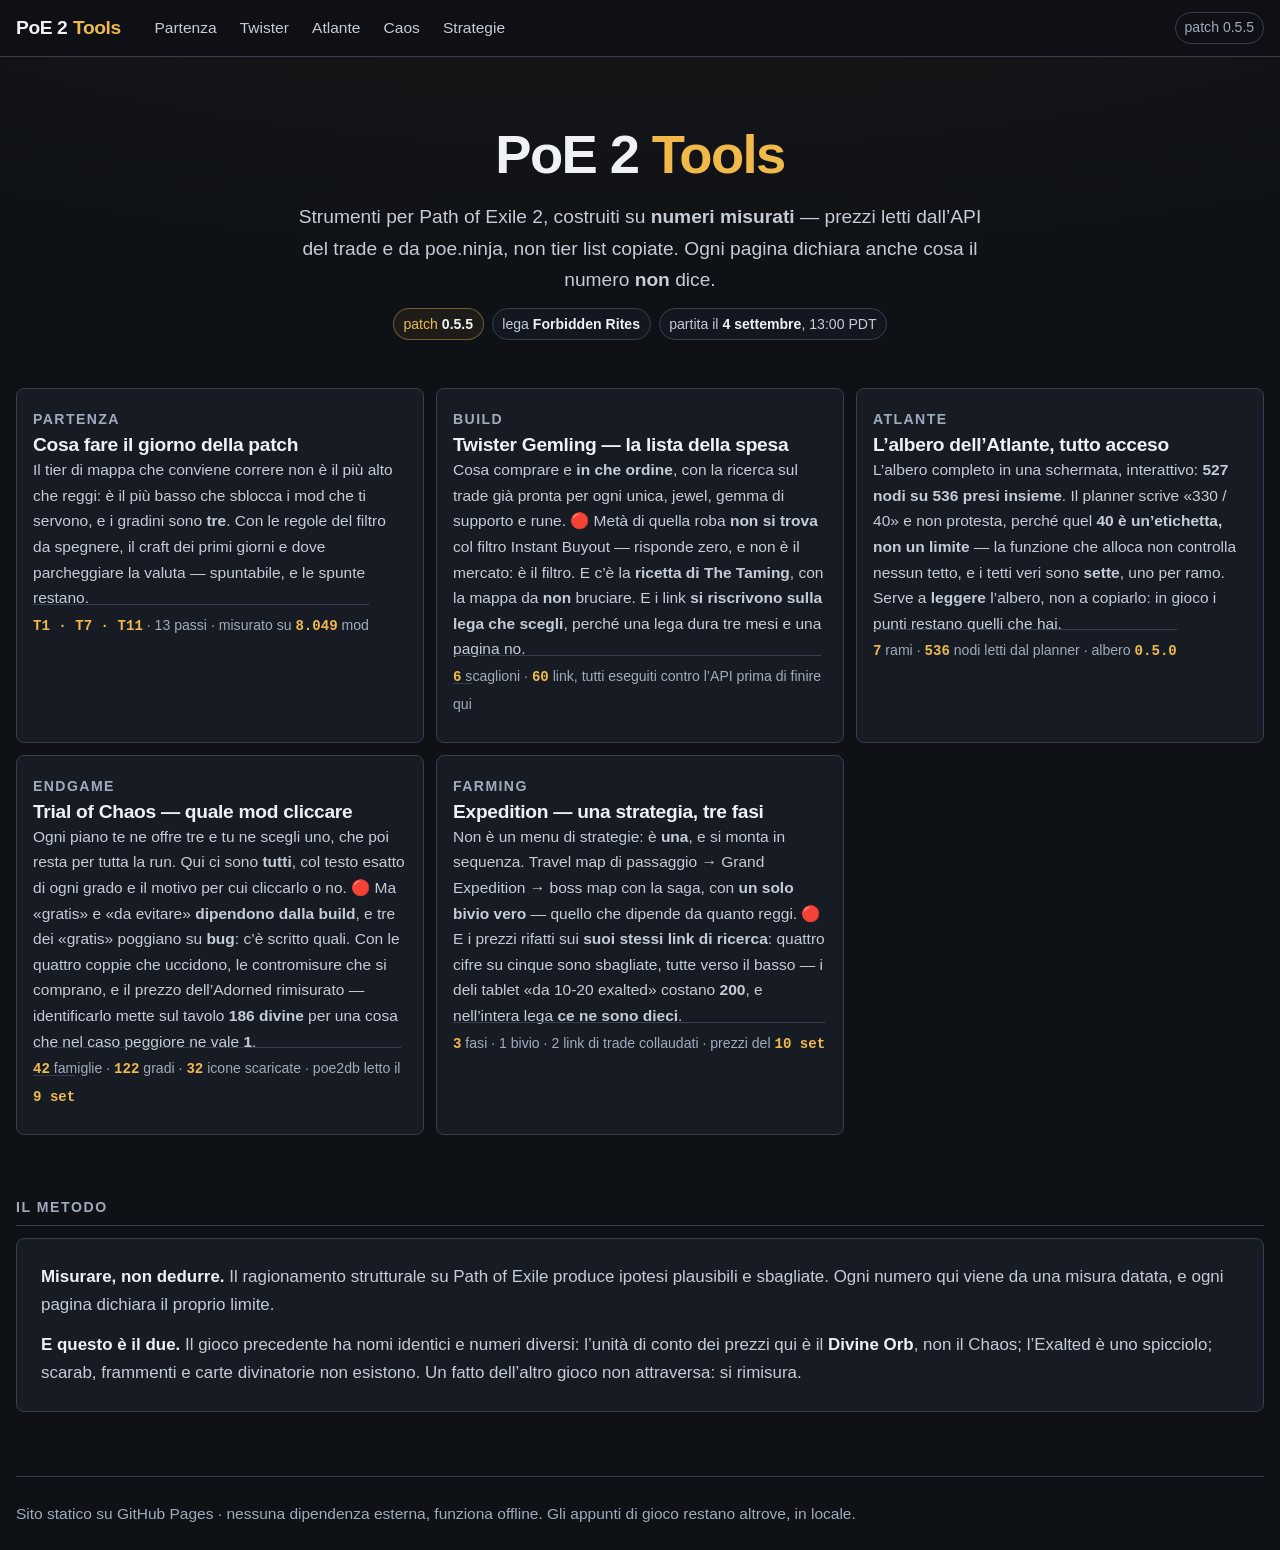
<file: index.html>
<!doctype html>
<html lang="it">
<head>
<meta charset="utf-8">
<meta name="viewport" content="width=device-width, initial-scale=1">
<title>PoE 2 Tools — strumenti misurati per Path of Exile 2</title>
<meta name="description" content="Strumenti per Path of Exile 2 costruiti su numeri misurati: prezzi letti dall'API di poe.ninja e dal trade2, non tier list copiate. Patch 0.5.5, lega Forbidden Rites.">
<link rel="stylesheet" href="stile.css">
<link rel="icon" href="favicon.svg" type="image/svg+xml">
<style>
  .hero{padding:var(--s8) 0 var(--s7);text-align:center}
  .hero h1{font-size:clamp(2.2rem,6vw,3.4rem);letter-spacing:-.03em;margin-bottom:var(--s3)}
  .hero h1 span{color:var(--gold)}
  .hero .sub{color:var(--muted);font-size:var(--t-md);max-width:44rem;margin:0 auto}
  .hero .badges{justify-content:center}

  /* Finche' la barra e' vuota, dice che e' vuota: una barra muta sembrerebbe
     rotta, e non lo e'. Il posto e' gia' quello giusto per la prima voce. */
  .nav-vuoto{
    font-size:var(--t-xs);color:var(--label);
    padding:0 var(--s2);white-space:nowrap;
  }

  .griglia{display:grid;gap:var(--s3);grid-template-columns:repeat(auto-fit,minmax(20rem,1fr))}
  .strumento{display:flex;flex-direction:column;gap:var(--s2);padding:var(--s4) var(--s4) var(--s5)}
  .strumento .etichetta{
    font-size:var(--t-xs);text-transform:uppercase;letter-spacing:.1em;
    color:var(--label);font-weight:600;
  }
  .strumento h3{font-size:var(--t-md)}
  .strumento p{color:var(--muted);font-size:var(--t-sm);flex:1}
  .strumento .dato{
    width:100%;margin-top:var(--s2);padding-top:var(--s3);
    border-top:1px solid var(--line);
    font-size:var(--t-xs);color:var(--label);
  }
  .strumento .dato b{color:var(--gold);font-family:var(--mono);font-weight:600}

  .metodo{margin-top:var(--s8)}
  .metodo .card{padding:var(--s5)}
  .metodo p{color:var(--muted);margin-bottom:var(--s3)}
  .metodo p:last-child{margin-bottom:0}
  .metodo b{color:var(--text)}
</style>
</head>
<body>

<nav class="nav">
  <div class="nav-in">
    <a class="marchio" href="index.html">PoE 2 <span>Tools</span></a>
    <div class="nav-link">
      <a href="partenza/">Partenza</a>
      <a href="twister/">Twister</a>
      <a href="atlas/">Atlante</a>
      <a href="caos/">Caos</a>
      <a href="strategie/">Strategie</a>
    </div>
    <span class="nav-patch">patch 0.5.5</span>
  </div>
</nav>

<div class="wrap">

  <header class="hero">
    <h1>PoE 2 <span>Tools</span></h1>
    <p class="sub">Strumenti per Path of Exile 2, costruiti su <b>numeri misurati</b> — prezzi letti dall&rsquo;API del trade e da poe.ninja, non tier list copiate. Ogni pagina dichiara anche cosa il numero <b>non</b> dice.</p>
    <div class="badges">
      <span class="badge oro">patch <b>0.5.5</b></span>
      <span class="badge">lega <b>Forbidden Rites</b></span>
      <span class="badge">partita il <b>4 settembre</b>, 13:00 PDT</span>
    </div>
  </header>

  <div class="griglia">

    <a class="card strumento" href="partenza/">
      <span class="etichetta">Partenza</span>
      <h3>Cosa fare il giorno della patch</h3>
      <p>Il tier di mappa che conviene correre non &egrave; il pi&ugrave; alto che reggi: &egrave; il pi&ugrave; basso che sblocca i mod che ti servono, e i gradini sono <b>tre</b>. Con le regole del filtro da spegnere, il craft dei primi giorni e dove parcheggiare la valuta &mdash; spuntabile, e le spunte restano.</p>
      <span class="dato"><b>T1 &middot; T7 &middot; T11</b> &middot; 13 passi &middot; misurato su <b>8.049</b> mod</span>
    </a>

    <a class="card strumento" href="twister/">
      <span class="etichetta">Build</span>
      <h3>Twister Gemling &mdash; la lista della spesa</h3>
      <p>Cosa comprare e <b>in che ordine</b>, con la ricerca sul trade gi&agrave; pronta per ogni unica, jewel, gemma di supporto e rune. 🔴 Met&agrave; di quella roba <b>non si trova</b> col filtro Instant Buyout &mdash; risponde zero, e non &egrave; il mercato: &egrave; il filtro. E c&rsquo;&egrave; la <b>ricetta di The Taming</b>, con la mappa da <b>non</b> bruciare. E i link <b>si riscrivono sulla lega che scegli</b>, perch&eacute; una lega dura tre mesi e una pagina no.</p>
      <span class="dato"><b>6</b> scaglioni &middot; <b>60</b> link, tutti eseguiti contro l&rsquo;API prima di finire qui</span>
    </a>

    <a class="card strumento" href="atlas/">
      <span class="etichetta">Atlante</span>
      <h3>L&rsquo;albero dell&rsquo;Atlante, tutto acceso</h3>
      <p>L&rsquo;albero completo in una schermata, interattivo: <b>527 nodi su 536 presi insieme</b>. Il planner scrive &laquo;330 / 40&raquo; e non protesta, perch&eacute; quel <b>40 &egrave; un&rsquo;etichetta, non un limite</b> &mdash; la funzione che alloca non controlla nessun tetto, e i tetti veri sono <b>sette</b>, uno per ramo. Serve a <b>leggere</b> l&rsquo;albero, non a copiarlo: in gioco i punti restano quelli che hai.</p>
      <span class="dato"><b>7</b> rami &middot; <b>536</b> nodi letti dal planner &middot; albero <b>0.5.0</b></span>
    </a>

    <a class="card strumento" href="caos/">
      <span class="etichetta">Endgame</span>
      <h3>Trial of Chaos &mdash; quale mod cliccare</h3>
      <p>Ogni piano te ne offre tre e tu ne scegli uno, che poi resta per tutta la run. Qui ci sono <b>tutti</b>, col testo esatto di ogni grado e il motivo per cui cliccarlo o no. 🔴 Ma &laquo;gratis&raquo; e &laquo;da evitare&raquo; <b>dipendono dalla build</b>, e tre dei &laquo;gratis&raquo; poggiano su <b>bug</b>: c&rsquo;&egrave; scritto quali. Con le quattro coppie che uccidono, le contromisure che si comprano, e il prezzo dell&rsquo;Adorned rimisurato &mdash; identificarlo mette sul tavolo <b>186 divine</b> per una cosa che nel caso peggiore ne vale <b>1</b>.</p>
      <span class="dato"><b>42</b> famiglie &middot; <b>122</b> gradi &middot; <b>32</b> icone scaricate &middot; poe2db letto il <b>9 set</b></span>
    </a>

    <a class="card strumento" href="strategie/">
      <span class="etichetta">Farming</span>
      <h3>Expedition &mdash; una strategia, tre fasi</h3>
      <p>Non &egrave; un menu di strategie: &egrave; <b>una</b>, e si monta in sequenza. Travel map di passaggio &rarr; Grand Expedition &rarr; boss map con la saga, con <b>un solo bivio vero</b> &mdash; quello che dipende da quanto reggi. 🔴 E i prezzi rifatti sui <b>suoi stessi link di ricerca</b>: quattro cifre su cinque sono sbagliate, tutte verso il basso &mdash; i deli tablet &laquo;da 10-20 exalted&raquo; costano <b>200</b>, e nell&rsquo;intera lega <b>ce ne sono dieci</b>.</p>
      <span class="dato"><b>3</b> fasi &middot; 1 bivio &middot; 2 link di trade collaudati &middot; prezzi del <b>10 set</b></span>
    </a>

  </div>

  <section class="metodo">
    <h2 class="sec">Il metodo</h2>
    <div class="card">
      <p><b>Misurare, non dedurre.</b> Il ragionamento strutturale su Path of Exile produce ipotesi plausibili e sbagliate. Ogni numero qui viene da una misura datata, e ogni pagina dichiara il proprio limite.</p>
      <p><b>E questo &egrave; il due.</b> Il gioco precedente ha nomi identici e numeri diversi: l&rsquo;unit&agrave; di conto dei prezzi qui &egrave; il <b>Divine Orb</b>, non il Chaos; l&rsquo;Exalted &egrave; uno spicciolo; scarab, frammenti e carte divinatorie non esistono. Un fatto dell&rsquo;altro gioco non attraversa: si rimisura.</p>
    </div>
  </section>

  <footer class="pie">
    Sito statico su GitHub Pages &middot; nessuna dipendenza esterna, funziona offline.
    Gli appunti di gioco restano altrove, in locale.
  </footer>

</div>
<script src="menu.js" defer></script>
</body>
</html>
</file>
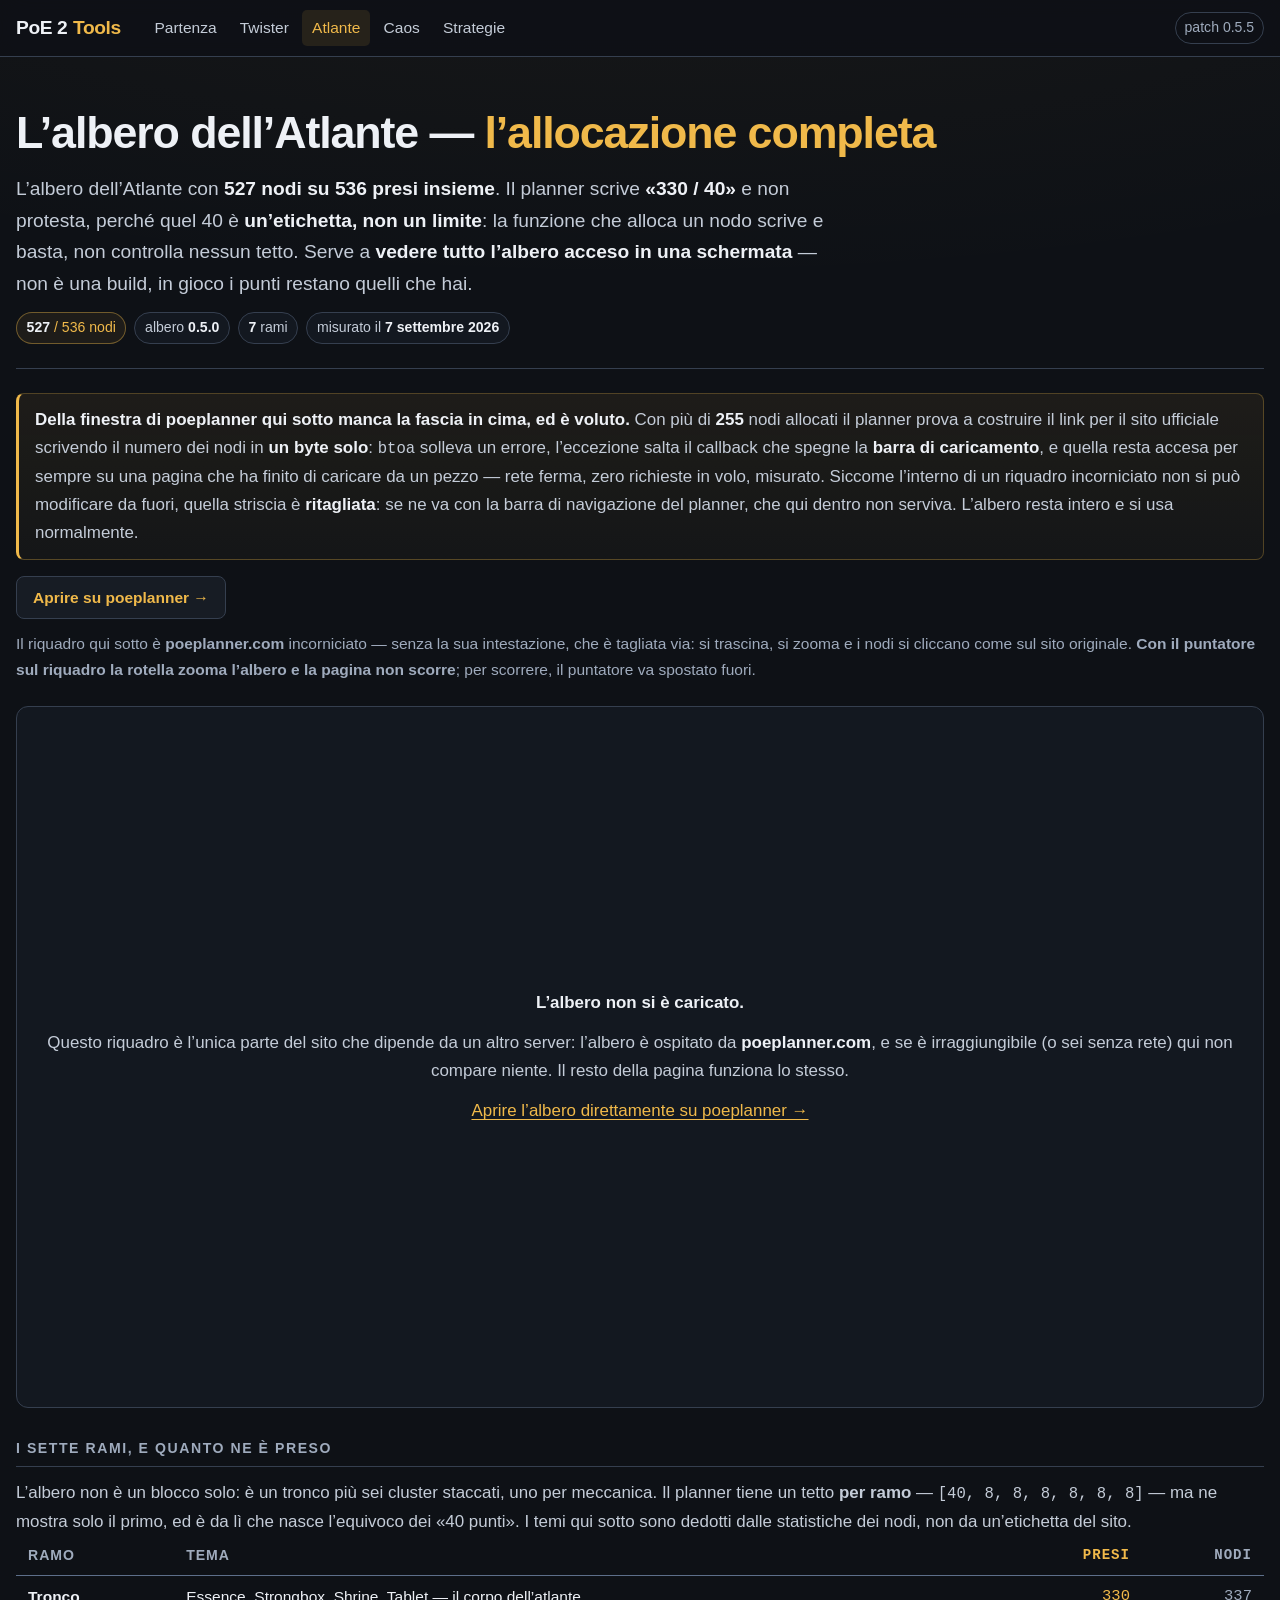
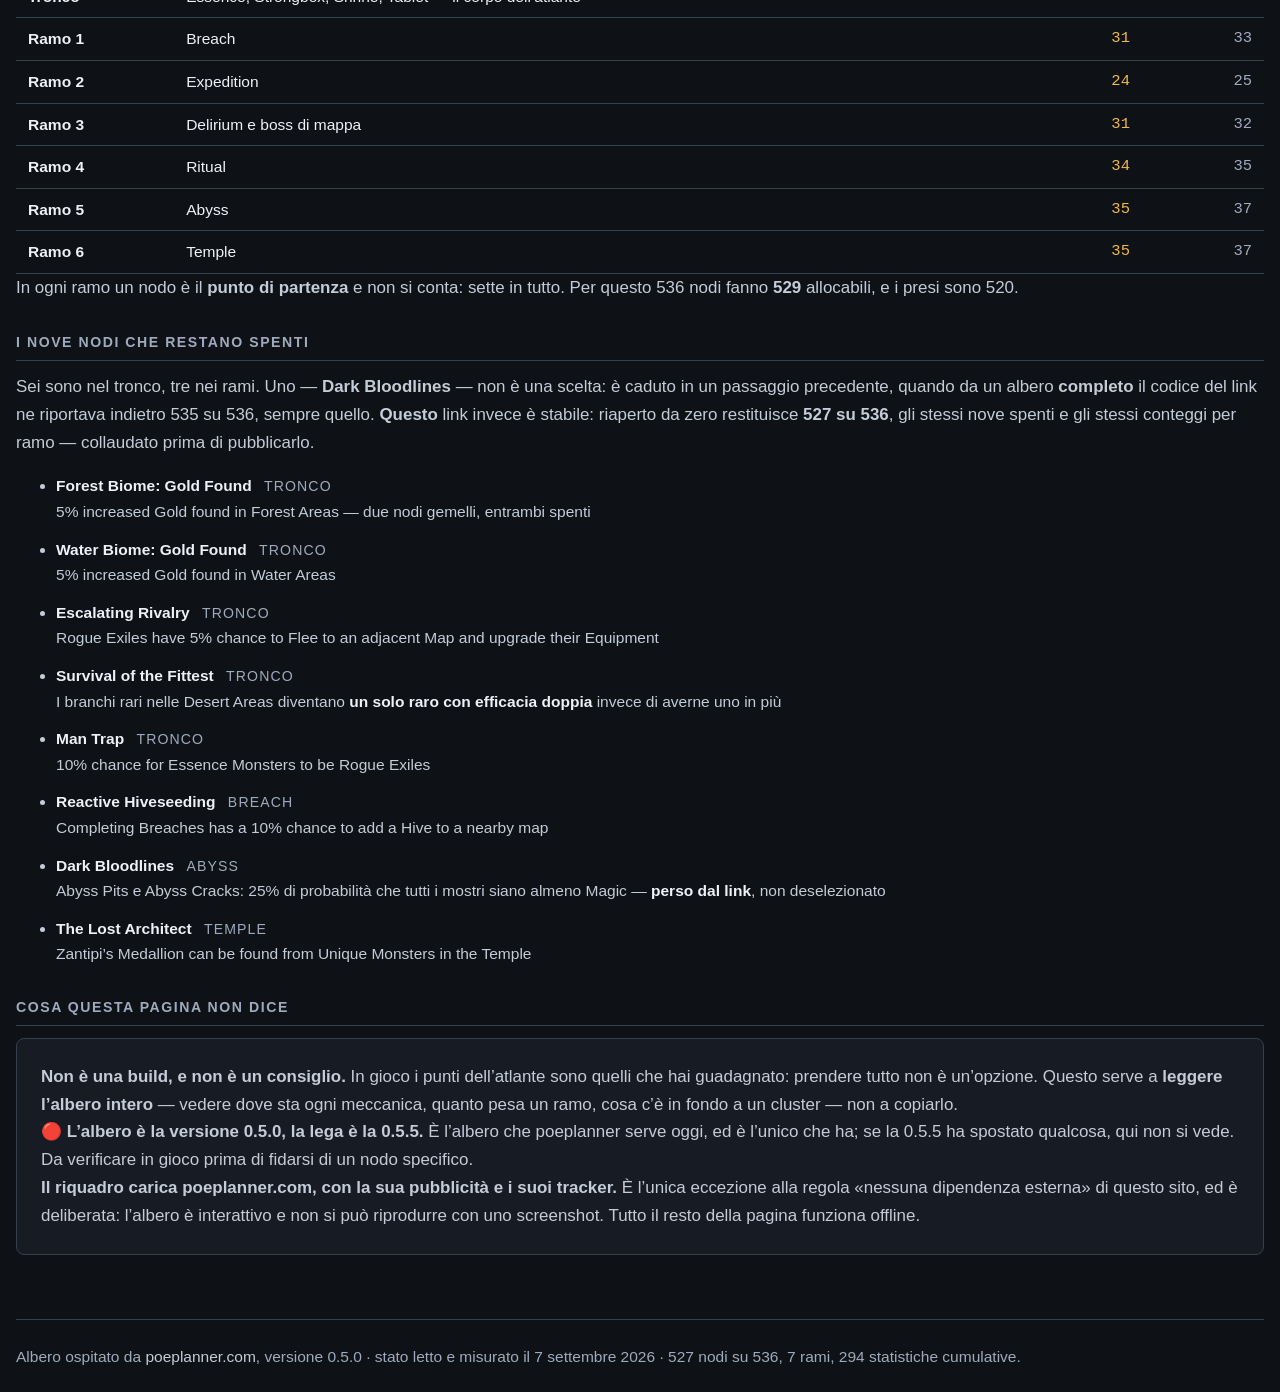
<file: atlas/index.html>
<!doctype html>
<html lang="it">
<head>
<meta charset="utf-8">
<meta name="viewport" content="width=device-width, initial-scale=1">
<title>L&rsquo;albero dell&rsquo;Atlante &mdash; l&rsquo;allocazione completa | PoE 2 Tools</title>
<meta name="description" content="L'albero dell'Atlante di Path of Exile 2 con 527 dei 536 nodi allocati insieme, incorniciato da poeplanner. Il tetto di 40 punti che il planner mostra non e' un limite: la funzione che alloca non lo controlla.">
<link rel="stylesheet" href="../stile.css">
<link rel="icon" href="../favicon.svg" type="image/svg+xml">
<style>
  .testata{padding:var(--s7) 0 var(--s5)}
  .testata h1{font-size:clamp(1.9rem,4.5vw,2.8rem);letter-spacing:-.025em;margin-bottom:var(--s3)}
  .testata h1 span{color:var(--gold)}
  .testata .sub{color:var(--muted);font-size:var(--t-md);max-width:52rem}

  /* Il riquadro dell'albero. L'iframe sta *sopra* un messaggio di ripiego:
     se poeplanner e' irraggiungibile l'iframe resta trasparente e il messaggio
     sotto si legge, invece di lasciare un rettangolo vuoto senza spiegazione. */
  .telaio{
    position:relative;margin:var(--s5) 0;
    border:1px solid var(--line);border-radius:var(--r-lg);
    background:var(--panel2);overflow:hidden;
    height:min(78vh,44rem);min-height:26rem;
  }
  /* 🔴 L'iframe e' tirato in su di --taglio e cresce della stessa quantita':
     la fascia in cima esce dal riquadro, che ha overflow:hidden. Serve a
     buttare fuori la **barra di caricamento di poeplanner**, che su un albero
     con piu' di 255 nodi resta accesa per sempre (btoa fallisce e l'eccezione
     salta il callback che la spegne) e fa sembrare la pagina impiccata.
     Il taglio e' misurato sul planner, non stimato: la sua barra di
     navigazione occupa 0-48px, la barra di caricamento sta esattamente a
     y=48, le tab arrivano a 82 e il canvas dell'albero comincia li'.
     86 e' 82 con quattro pixel di margine: sbagliare per eccesso taglia
     qualche pixel di cielo, sbagliare per difetto rimette in scena la barra. */
  .telaio{
    --taglio:86px;
    /* 🔴 La riga che impedisce alla rotella di fare due cose insieme.
       Girata sul riquadro, la rotella zooma l'albero **e** faceva scorrere la
       pagina sotto, cosi' l'albero scappava via mentre lo si guardava: il
       planner gestisce l'evento ma non lo consuma, e lo scorrimento
       "incatenava" al primo antenato che poteva scorrere, cioe' il documento.
       ⚠️ E dal padre l'evento non si puo' fermare a mano: l'iframe e'
       cross-origin, quindi entrando col puntatore questa pagina **non riceve
       piu' niente** — ne' mouseenter ne' mousemove; misurato, un ascoltatore
       li' non vedrebbe mai nulla. `contain` spezza la catena nel punto giusto,
       che e' il contenitore, e non ha bisogno di una riga di JavaScript. */
    overscroll-behavior:contain;
  }
  .telaio iframe{
    position:absolute;left:0;right:0;
    top:calc(-1 * var(--taglio));
    width:100%;height:calc(100% + var(--taglio));
    border:0;display:block;
  }
  .telaio .ripiego{
    position:absolute;inset:0;display:flex;flex-direction:column;
    align-items:center;justify-content:center;gap:var(--s3);
    padding:var(--s5);text-align:center;color:var(--muted);
  }
  .telaio .ripiego b{color:var(--text)}
  .telaio .ripiego a{color:var(--gold)}

  .fuori{
    display:flex;gap:var(--s3);flex-wrap:wrap;align-items:center;
    margin-bottom:var(--s5);font-size:var(--t-sm);color:var(--label);
  }
  .fuori a{
    color:var(--gold);border:1px solid var(--line);border-radius:var(--r);
    padding:var(--s2) var(--s4);text-decoration:none;font-weight:600;
    background:var(--panel);
  }
  .fuori a:hover{border-color:var(--line2)}

  .rami td:first-child{font-weight:600;color:var(--text)}
  .rami .n{font-family:var(--mono);color:var(--gold);text-align:right;white-space:nowrap}
  .rami .tot{font-family:var(--mono);color:var(--label);text-align:right;white-space:nowrap}

  .esclusi li{margin-bottom:var(--s3);color:var(--muted);font-size:var(--t-sm)}
  .esclusi b{color:var(--text)}
  .esclusi .dove{
    font-size:var(--t-xs);color:var(--label);text-transform:uppercase;
    letter-spacing:.08em;margin-left:var(--s2);
  }
</style>
</head>
<body class="largo">

<nav class="nav">
  <div class="nav-in">
    <a class="marchio" href="../index.html">PoE 2 <span>Tools</span></a>
    <div class="nav-link">
      <a href="../partenza/">Partenza</a>
      <a href="../twister/">Twister</a>
      <a href="./" aria-current="page">Atlante</a>
      <a href="../caos/">Caos</a>
      <a href="../strategie/">Strategie</a>
    </div>
    <span class="nav-patch">patch 0.5.5</span>
  </div>
</nav>

<div class="wrap">

  <header class="testata">
    <h1>L&rsquo;albero dell&rsquo;Atlante &mdash; <span>l&rsquo;allocazione completa</span></h1>
    <p class="sub">L&rsquo;albero dell&rsquo;Atlante con <b>527 nodi su 536 presi insieme</b>. Il planner scrive <b>&laquo;330 / 40&raquo;</b> e non protesta, perch&eacute; quel 40 &egrave; <b>un&rsquo;etichetta, non un limite</b>: la funzione che alloca un nodo scrive e basta, non controlla nessun tetto. Serve a <b>vedere tutto l&rsquo;albero acceso in una schermata</b> &mdash; non &egrave; una build, in gioco i punti restano quelli che hai.</p>
    <div class="badges">
      <span class="badge oro"><b>527</b> / 536 nodi</span>
      <span class="badge">albero <b>0.5.0</b></span>
      <span class="badge"><b>7</b> rami</span>
      <span class="badge">misurato il <b>7 settembre 2026</b></span>
    </div>
  </header>

  <div class="avviso">
    <b>Della finestra di poeplanner qui sotto manca la fascia in cima, ed &egrave; voluto.</b>
    Con pi&ugrave; di <b>255</b> nodi allocati il planner prova a costruire il link per il
    sito ufficiale scrivendo il numero dei nodi in <b>un byte solo</b>: <code>btoa</code>
    solleva un errore, l&rsquo;eccezione salta il callback che spegne la <b>barra di
    caricamento</b>, e quella resta accesa per sempre su una pagina che ha finito di
    caricare da un pezzo &mdash; rete ferma, zero richieste in volo, misurato. Siccome
    l&rsquo;interno di un riquadro incorniciato non si pu&ograve; modificare da fuori, quella
    striscia &egrave; <b>ritagliata</b>: se ne va con la barra di navigazione del planner,
    che qui dentro non serviva. L&rsquo;albero resta intero e si usa normalmente.
  </div>

  <div class="fuori">
    <a href="https://poeplanner.com/atlas-tree2/[base64]" target="_blank" rel="noopener">Aprire su poeplanner &rarr;</a>
    <span>Il riquadro qui sotto &egrave; <b>poeplanner.com</b> incorniciato &mdash; senza la sua intestazione, che &egrave; tagliata via: si trascina, si zooma e i nodi si cliccano come sul sito originale. <b>Con il puntatore sul riquadro la rotella zooma l&rsquo;albero e la pagina non scorre</b>; per scorrere, il puntatore va spostato fuori.</span>
  </div>

  <div class="telaio">
    <div class="ripiego">
      <p><b>L&rsquo;albero non si &egrave; caricato.</b></p>
      <p>Questo riquadro &egrave; l&rsquo;unica parte del sito che dipende da un altro server:
      l&rsquo;albero &egrave; ospitato da <b>poeplanner.com</b>, e se &egrave; irraggiungibile
      (o sei senza rete) qui non compare niente. Il resto della pagina funziona lo stesso.</p>
      <p><a href="https://poeplanner.com/atlas-tree2/[base64]" target="_blank" rel="noopener">Aprire l&rsquo;albero direttamente su poeplanner &rarr;</a></p>
    </div>
    <iframe src="https://poeplanner.com/atlas-tree2/[base64]"
            title="Albero dell'Atlante di Path of Exile 2 con 527 nodi allocati, su poeplanner.com"
            referrerpolicy="no-referrer"
            loading="eager"></iframe>
  </div>

  <section>
    <h2 class="sec">I sette rami, e quanto ne &egrave; preso</h2>
    <p class="muto">L&rsquo;albero non &egrave; un blocco solo: &egrave; un tronco pi&ugrave; sei cluster staccati, uno per meccanica. Il planner tiene un tetto <b>per ramo</b> &mdash; <code>[40, 8, 8, 8, 8, 8, 8]</code> &mdash; ma ne mostra solo il primo, ed &egrave; da l&igrave; che nasce l&rsquo;equivoco dei &laquo;40 punti&raquo;. I temi qui sotto sono dedotti dalle statistiche dei nodi, non da un&rsquo;etichetta del sito.</p>
    <table class="tabella rami">
      <thead><tr><th>Ramo</th><th>Tema</th><th class="n">Presi</th><th class="tot">Nodi</th></tr></thead>
      <tbody>
        <tr><td>Tronco</td><td>Essence, Strongbox, Shrine, Tablet &mdash; il corpo dell&rsquo;atlante</td><td class="n">330</td><td class="tot">337</td></tr>
        <tr><td>Ramo 1</td><td>Breach</td><td class="n">31</td><td class="tot">33</td></tr>
        <tr><td>Ramo 2</td><td>Expedition</td><td class="n">24</td><td class="tot">25</td></tr>
        <tr><td>Ramo 3</td><td>Delirium e boss di mappa</td><td class="n">31</td><td class="tot">32</td></tr>
        <tr><td>Ramo 4</td><td>Ritual</td><td class="n">34</td><td class="tot">35</td></tr>
        <tr><td>Ramo 5</td><td>Abyss</td><td class="n">35</td><td class="tot">37</td></tr>
        <tr><td>Ramo 6</td><td>Temple</td><td class="n">35</td><td class="tot">37</td></tr>
      </tbody>
    </table>
    <p class="muto">In ogni ramo un nodo &egrave; il <b>punto di partenza</b> e non si conta: sette in tutto. Per questo 536 nodi fanno <b>529</b> allocabili, e i presi sono 520.</p>
  </section>

  <section>
    <h2 class="sec">I nove nodi che restano spenti</h2>
    <p class="muto">Sei sono nel tronco, tre nei rami. Uno &mdash; <b>Dark Bloodlines</b> &mdash; non &egrave; una scelta: &egrave; caduto in un passaggio precedente, quando da un albero <b>completo</b> il codice del link ne riportava indietro 535 su 536, sempre quello. <b>Questo</b> link invece &egrave; stabile: riaperto da zero restituisce <b>527 su 536</b>, gli stessi nove spenti e gli stessi conteggi per ramo &mdash; collaudato prima di pubblicarlo.</p>
    <ul class="esclusi">
      <li><b>Forest Biome: Gold Found</b> <span class="dove">tronco</span><br>5% increased Gold found in Forest Areas &mdash; due nodi gemelli, entrambi spenti</li>
      <li><b>Water Biome: Gold Found</b> <span class="dove">tronco</span><br>5% increased Gold found in Water Areas</li>
      <li><b>Escalating Rivalry</b> <span class="dove">tronco</span><br>Rogue Exiles have 5% chance to Flee to an adjacent Map and upgrade their Equipment</li>
      <li><b>Survival of the Fittest</b> <span class="dove">tronco</span><br>I branchi rari nelle Desert Areas diventano <b>un solo raro con efficacia doppia</b> invece di averne uno in pi&ugrave;</li>
      <li><b>Man Trap</b> <span class="dove">tronco</span><br>10% chance for Essence Monsters to be Rogue Exiles</li>
      <li><b>Reactive Hiveseeding</b> <span class="dove">Breach</span><br>Completing Breaches has a 10% chance to add a Hive to a nearby map</li>
      <li><b>Dark Bloodlines</b> <span class="dove">Abyss</span><br>Abyss Pits e Abyss Cracks: 25% di probabilit&agrave; che tutti i mostri siano almeno Magic &mdash; <b>perso dal link</b>, non deselezionato</li>
      <li><b>The Lost Architect</b> <span class="dove">Temple</span><br>Zantipi&rsquo;s Medallion can be found from Unique Monsters in the Temple</li>
    </ul>
  </section>

  <section>
    <h2 class="sec">Cosa questa pagina non dice</h2>
    <div class="card" style="padding:var(--s5)">
      <p class="muto"><b>Non &egrave; una build, e non &egrave; un consiglio.</b> In gioco i punti dell&rsquo;atlante sono quelli che hai guadagnato: prendere tutto non &egrave; un&rsquo;opzione. Questo serve a <b>leggere l&rsquo;albero intero</b> &mdash; vedere dove sta ogni meccanica, quanto pesa un ramo, cosa c&rsquo;&egrave; in fondo a un cluster &mdash; non a copiarlo.</p>
      <p class="muto">🔴 <b>L&rsquo;albero &egrave; la versione 0.5.0, la lega &egrave; la 0.5.5.</b> &Egrave; l&rsquo;albero che poeplanner serve oggi, ed &egrave; l&rsquo;unico che ha; se la 0.5.5 ha spostato qualcosa, qui non si vede. Da verificare in gioco prima di fidarsi di un nodo specifico.</p>
      <p class="muto"><b>Il riquadro carica poeplanner.com, con la sua pubblicit&agrave; e i suoi tracker.</b> &Egrave; l&rsquo;unica eccezione alla regola &laquo;nessuna dipendenza esterna&raquo; di questo sito, ed &egrave; deliberata: l&rsquo;albero &egrave; interattivo e non si pu&ograve; riprodurre con uno screenshot. Tutto il resto della pagina funziona offline.</p>
    </div>
  </section>

  <footer class="pie">
    Albero ospitato da <a href="https://poeplanner.com/atlas-tree2" target="_blank" rel="noopener">poeplanner.com</a>,
    versione 0.5.0 &middot; stato letto e misurato il 7 settembre 2026 &middot;
    527 nodi su 536, 7 rami, 294 statistiche cumulative.
  </footer>

</div>
<script src="../menu.js" defer></script>
</body>
</html>
</file>
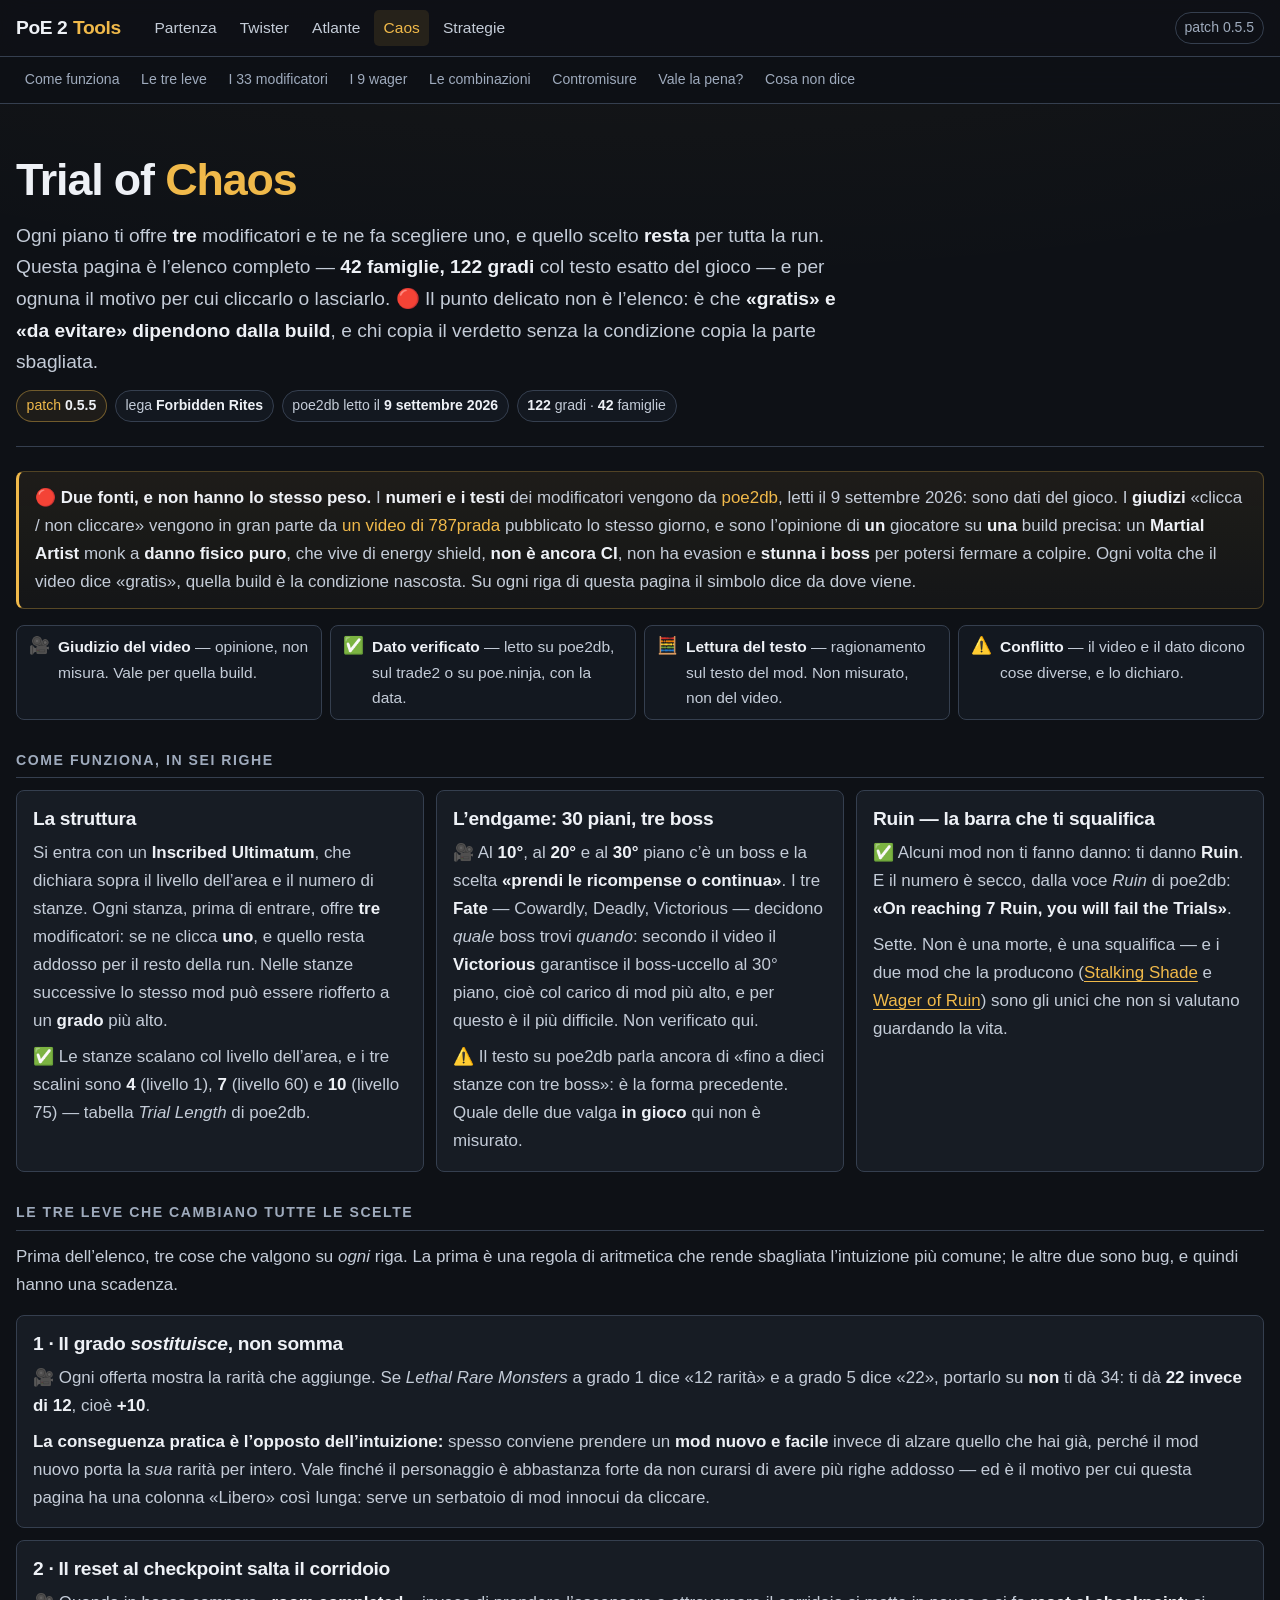
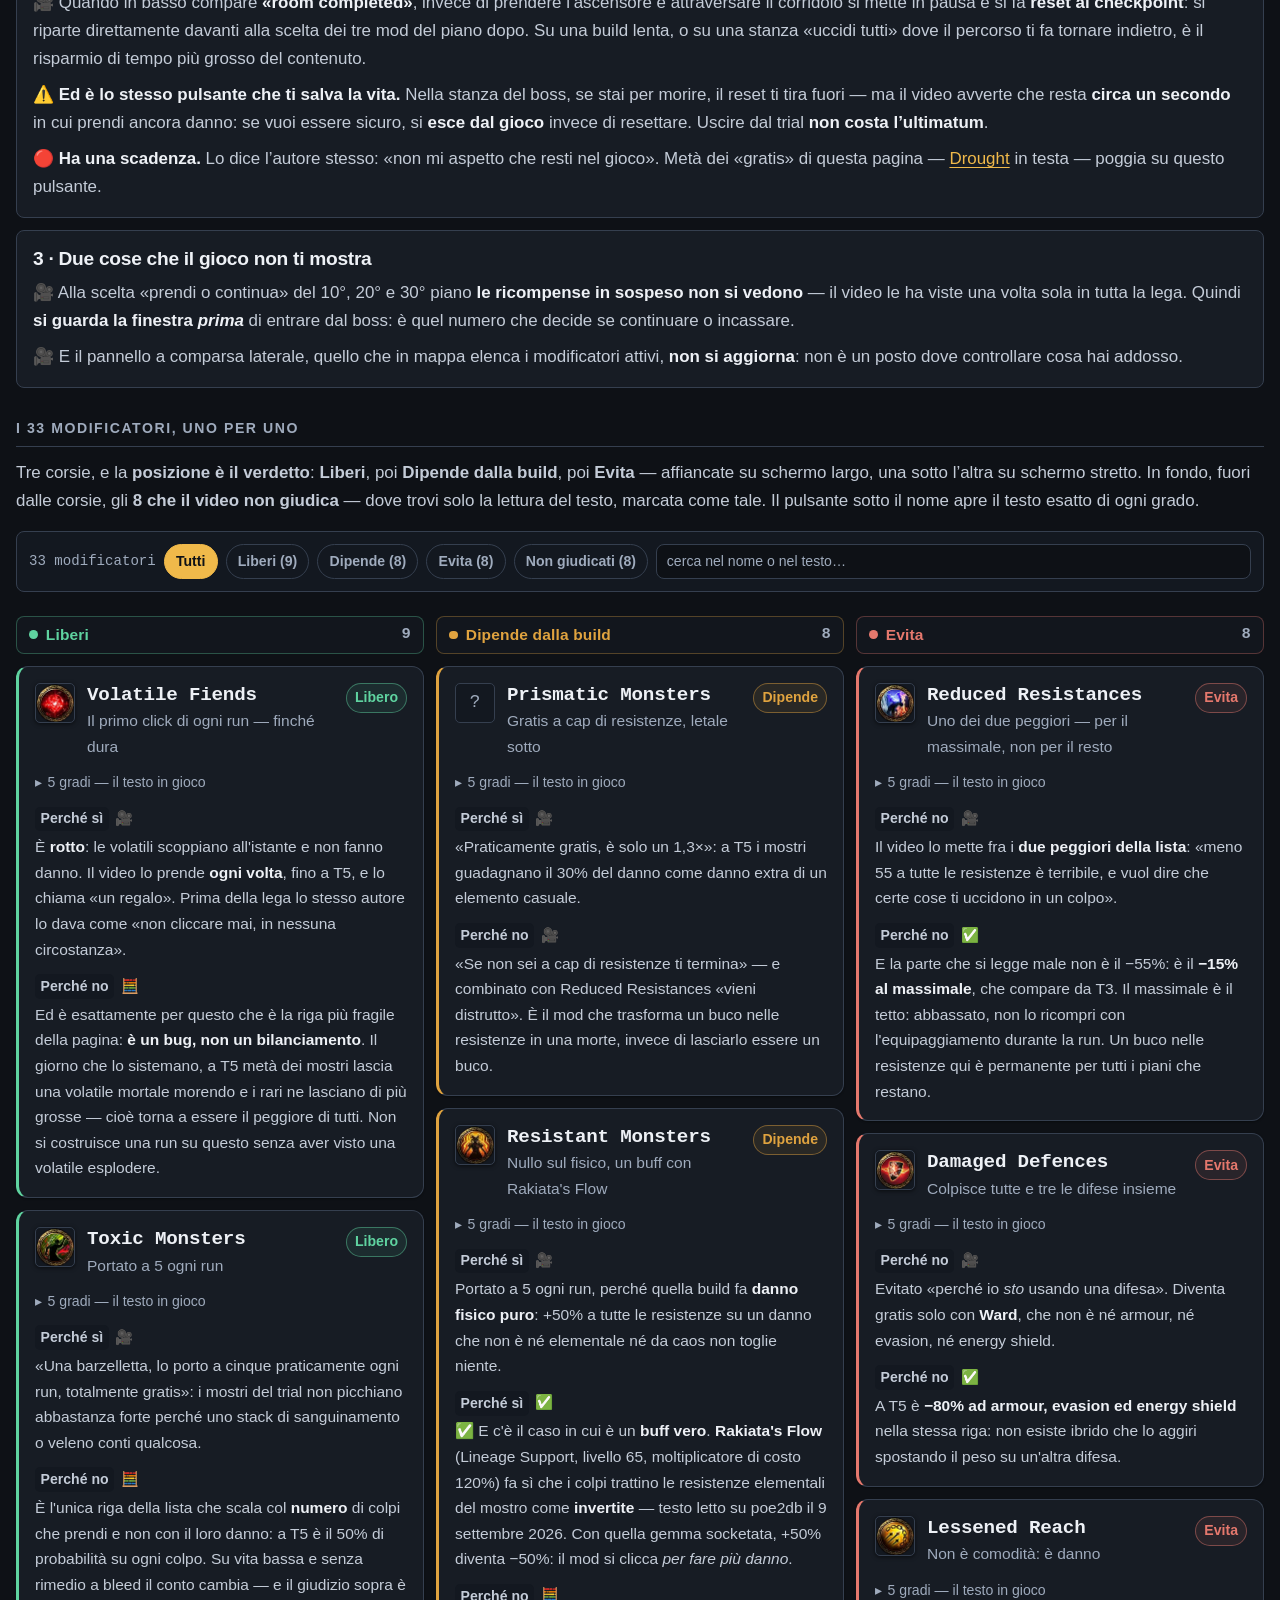
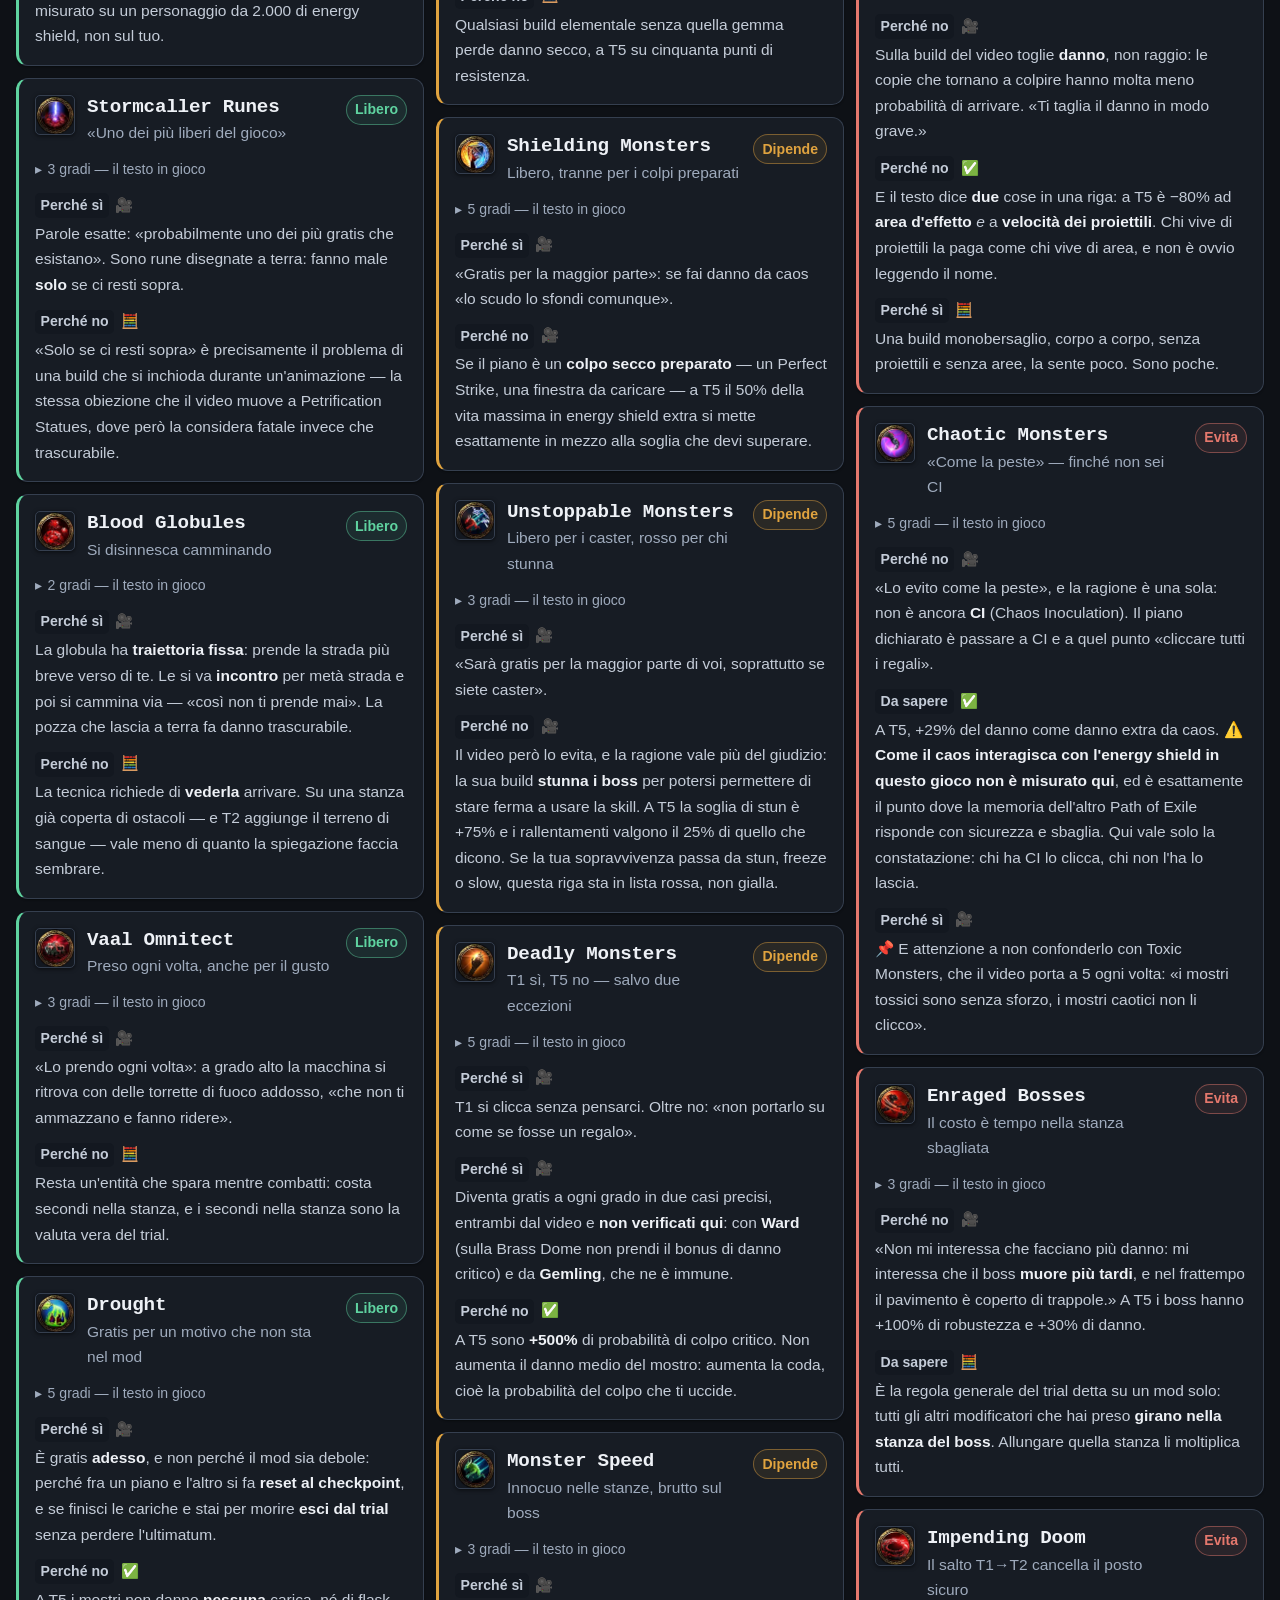
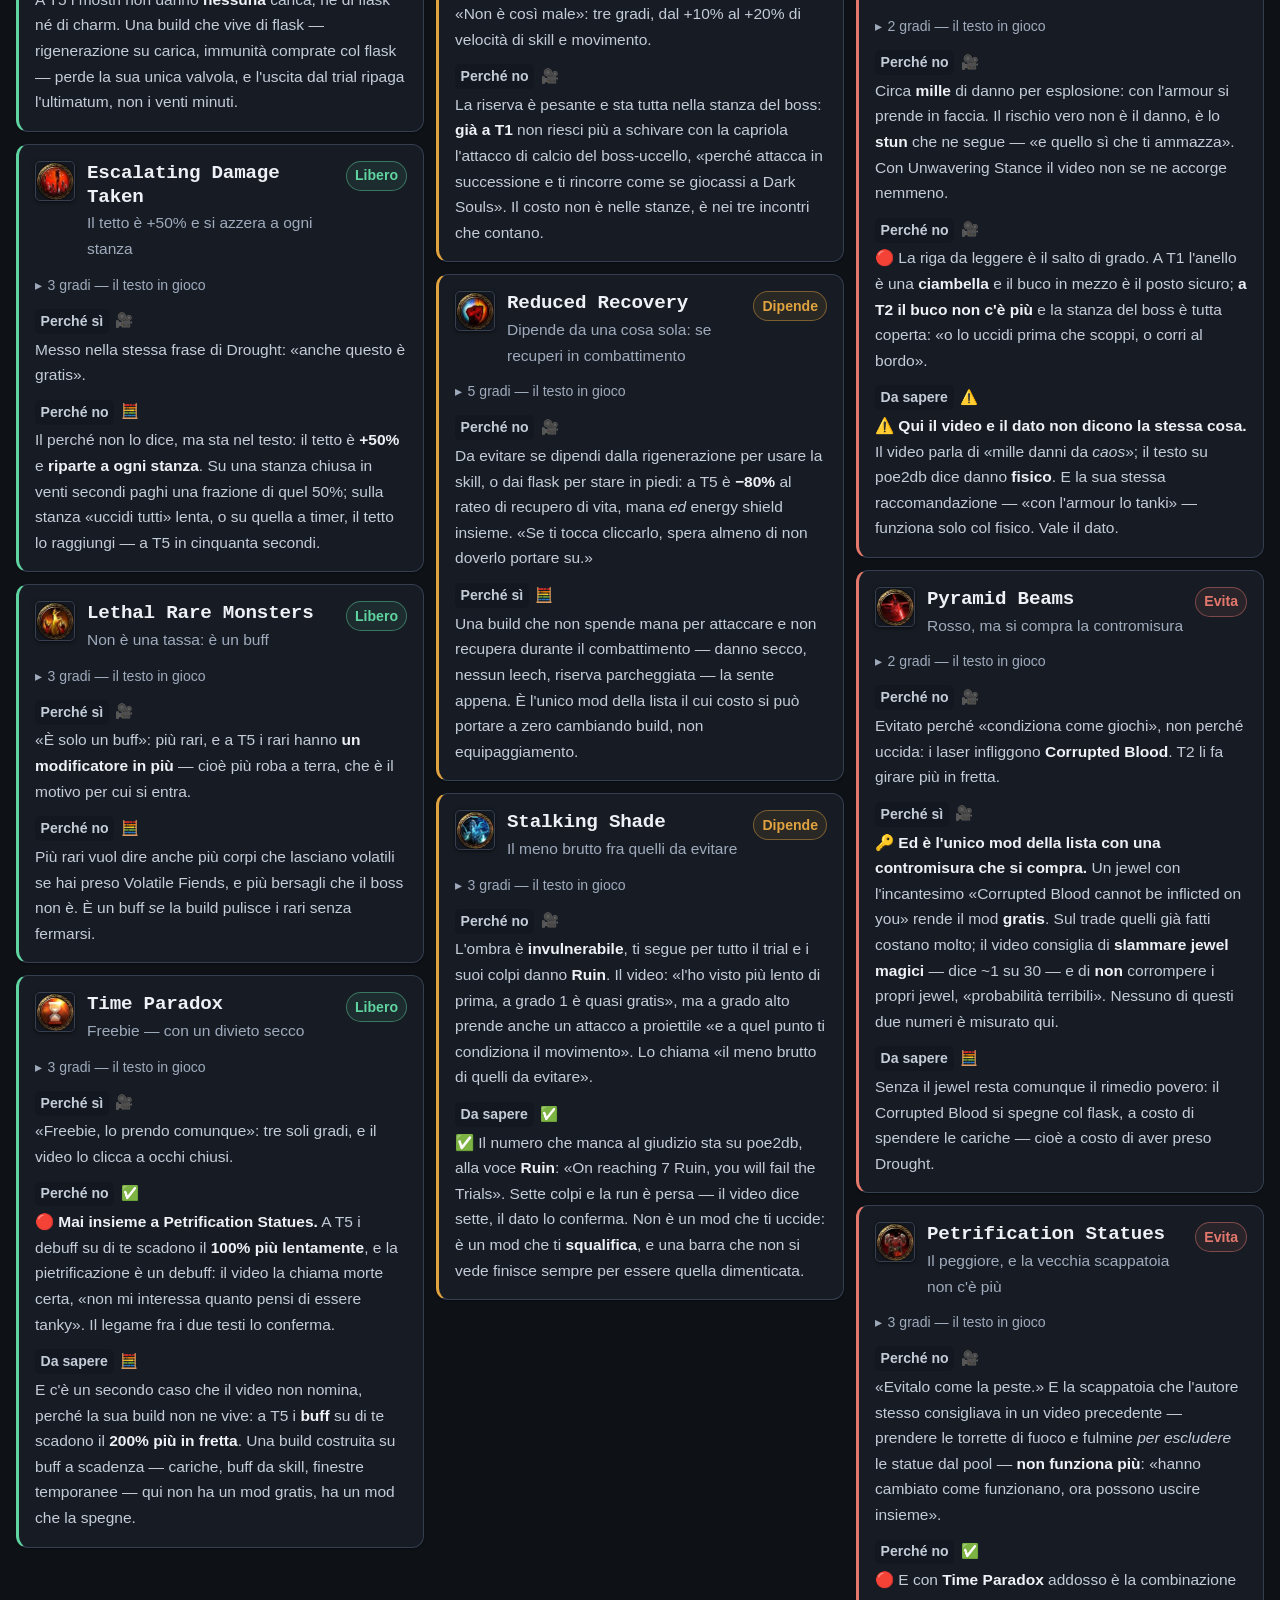
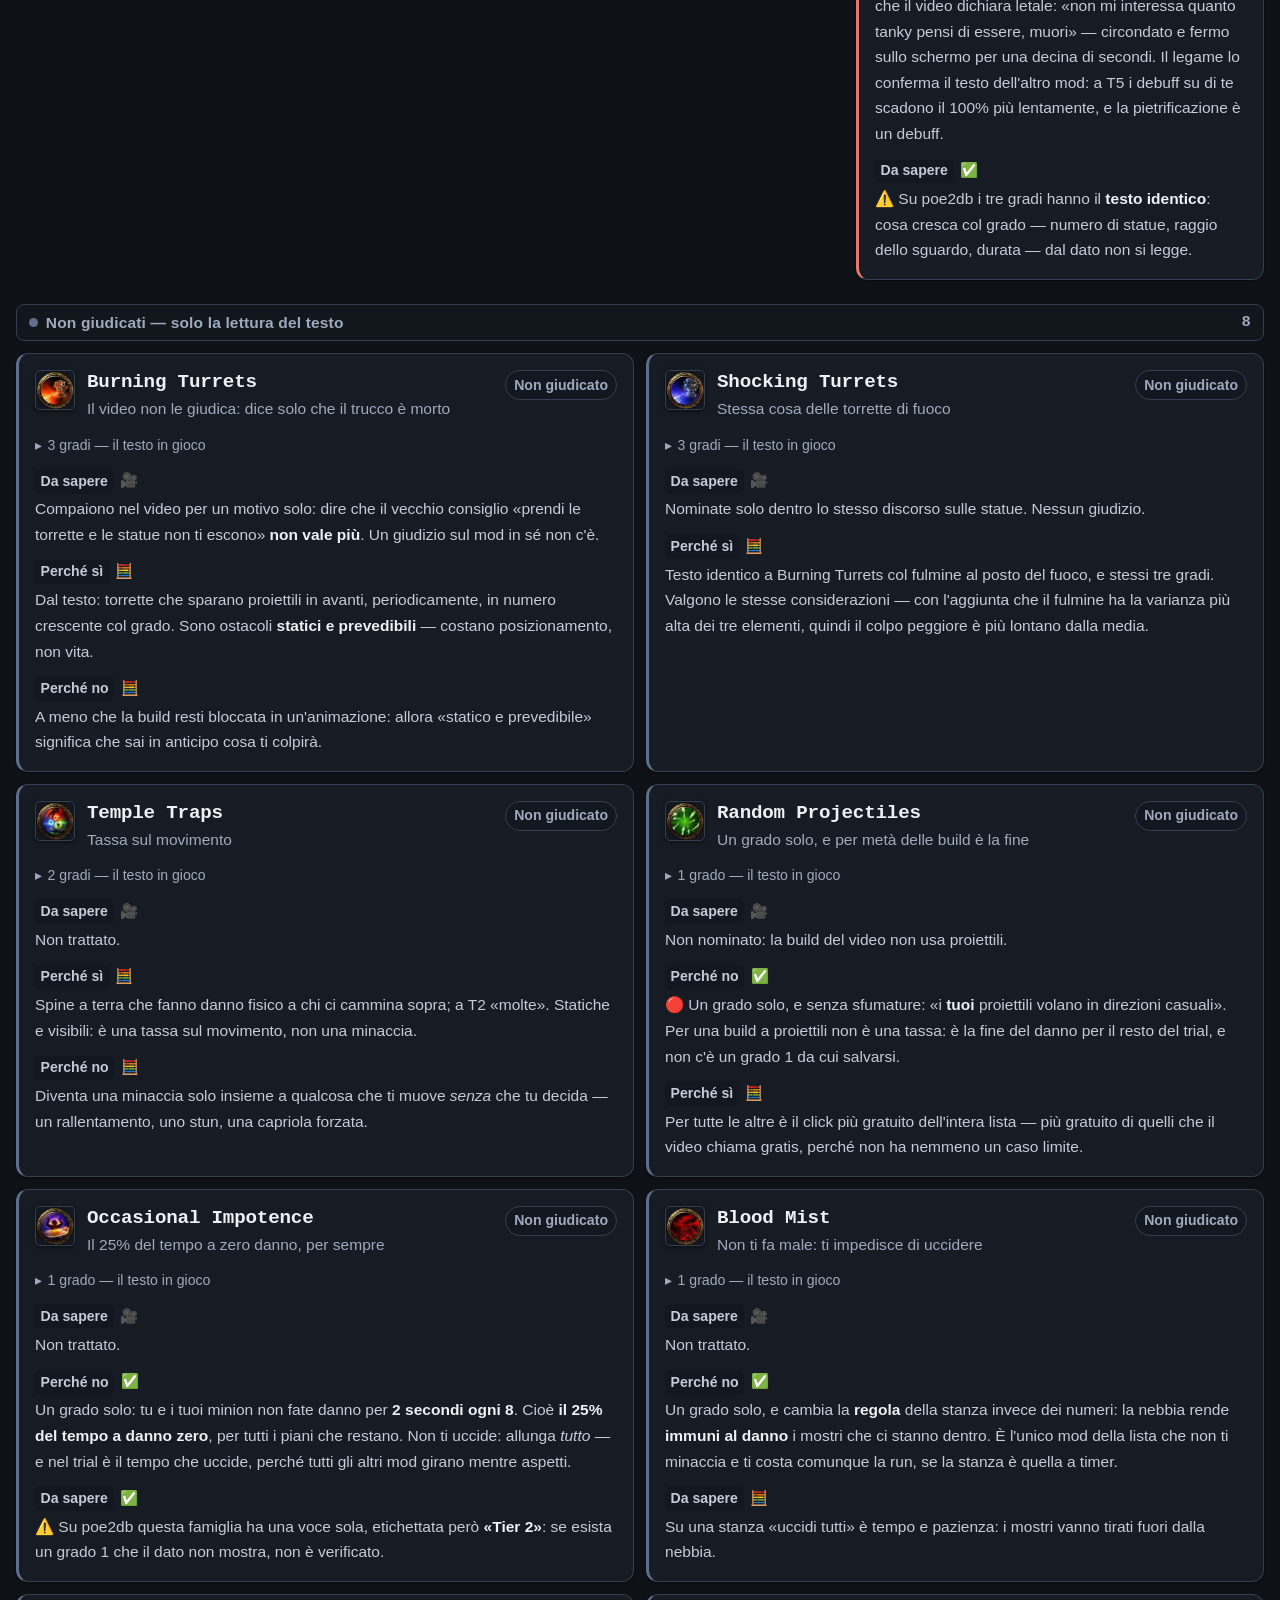
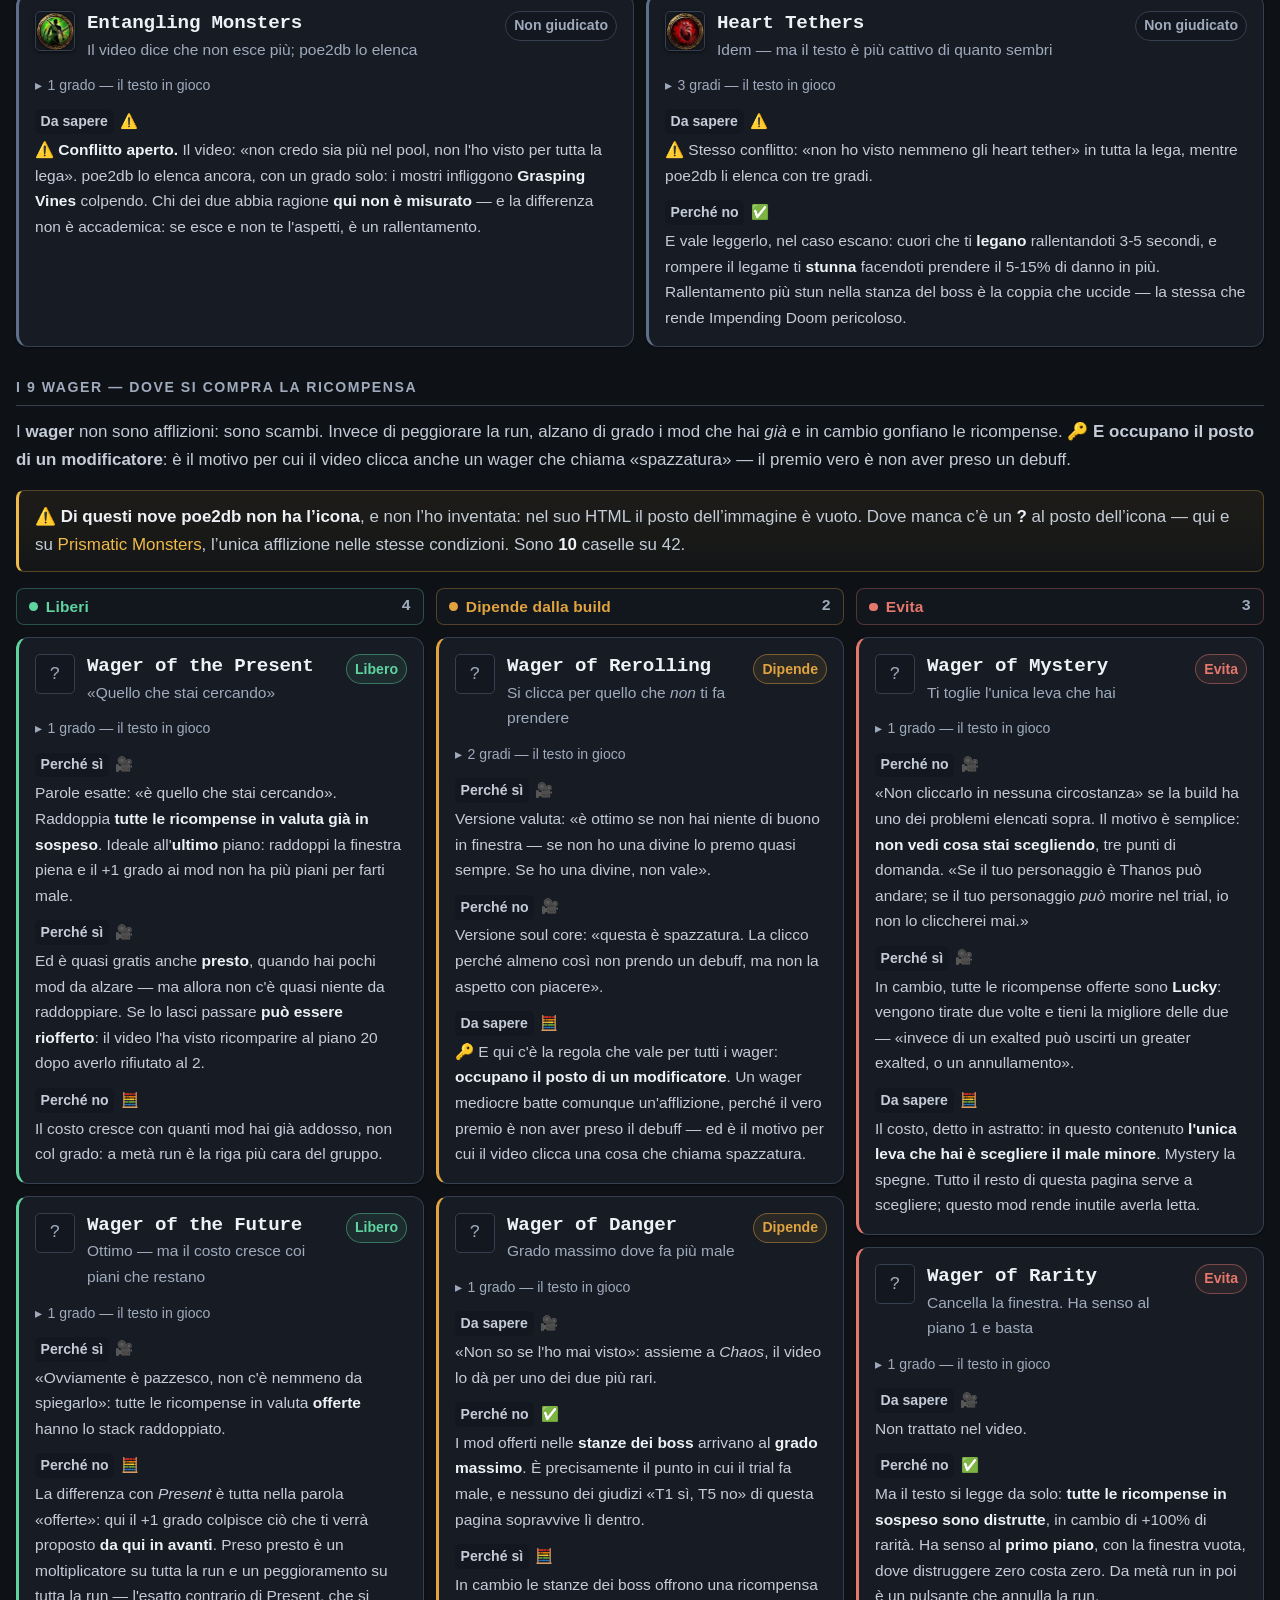
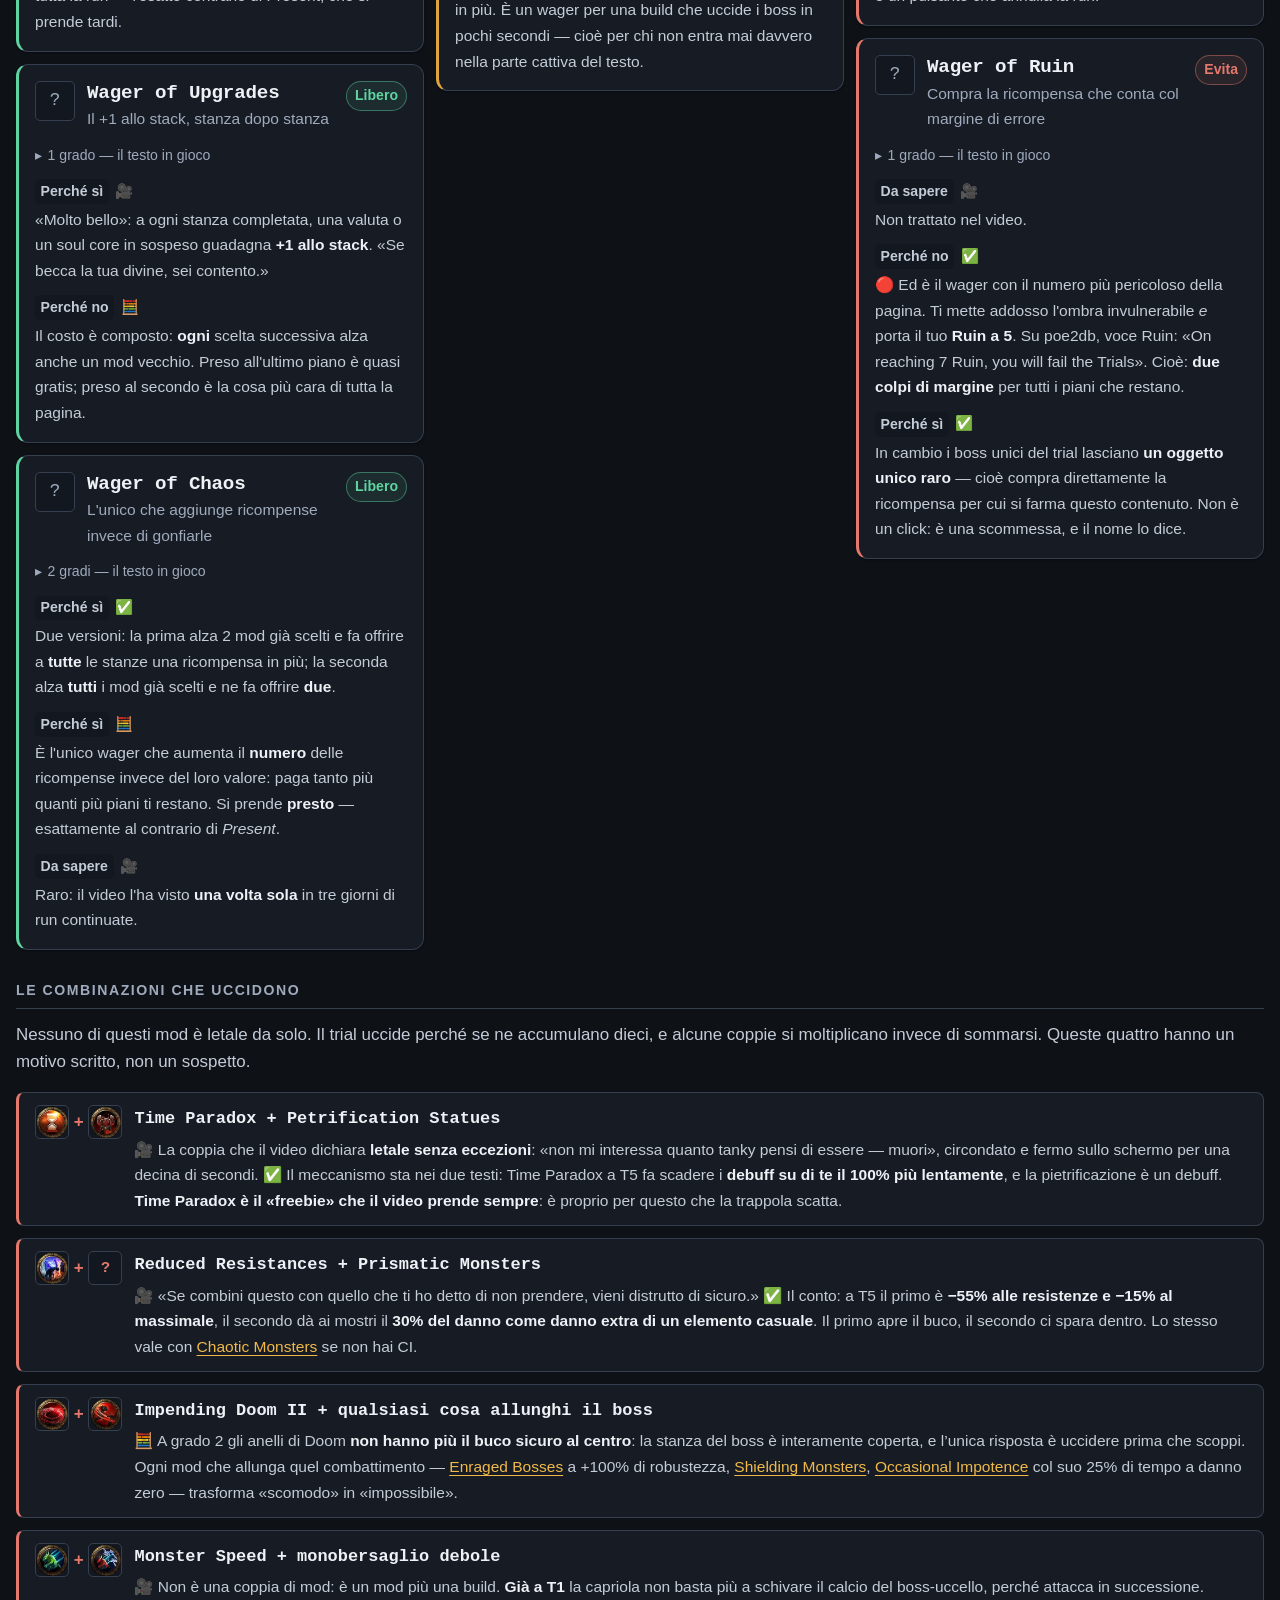
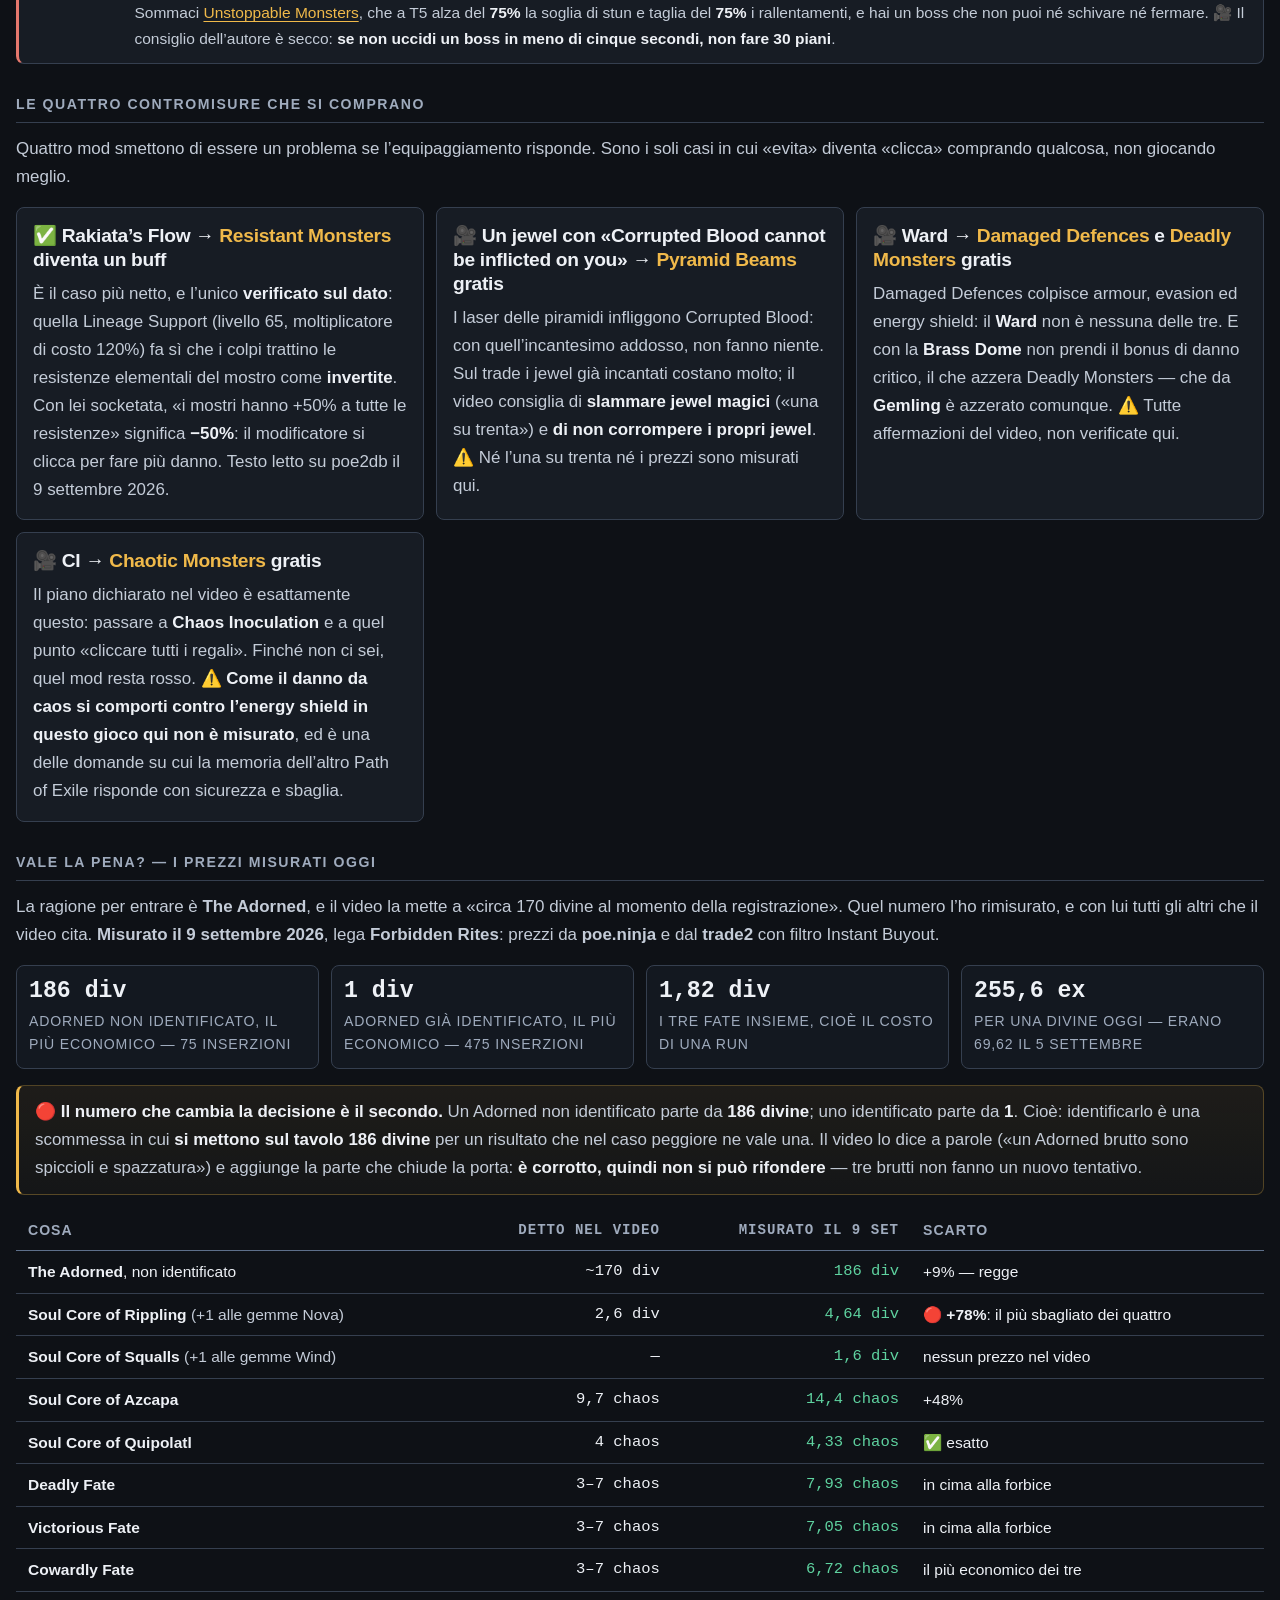
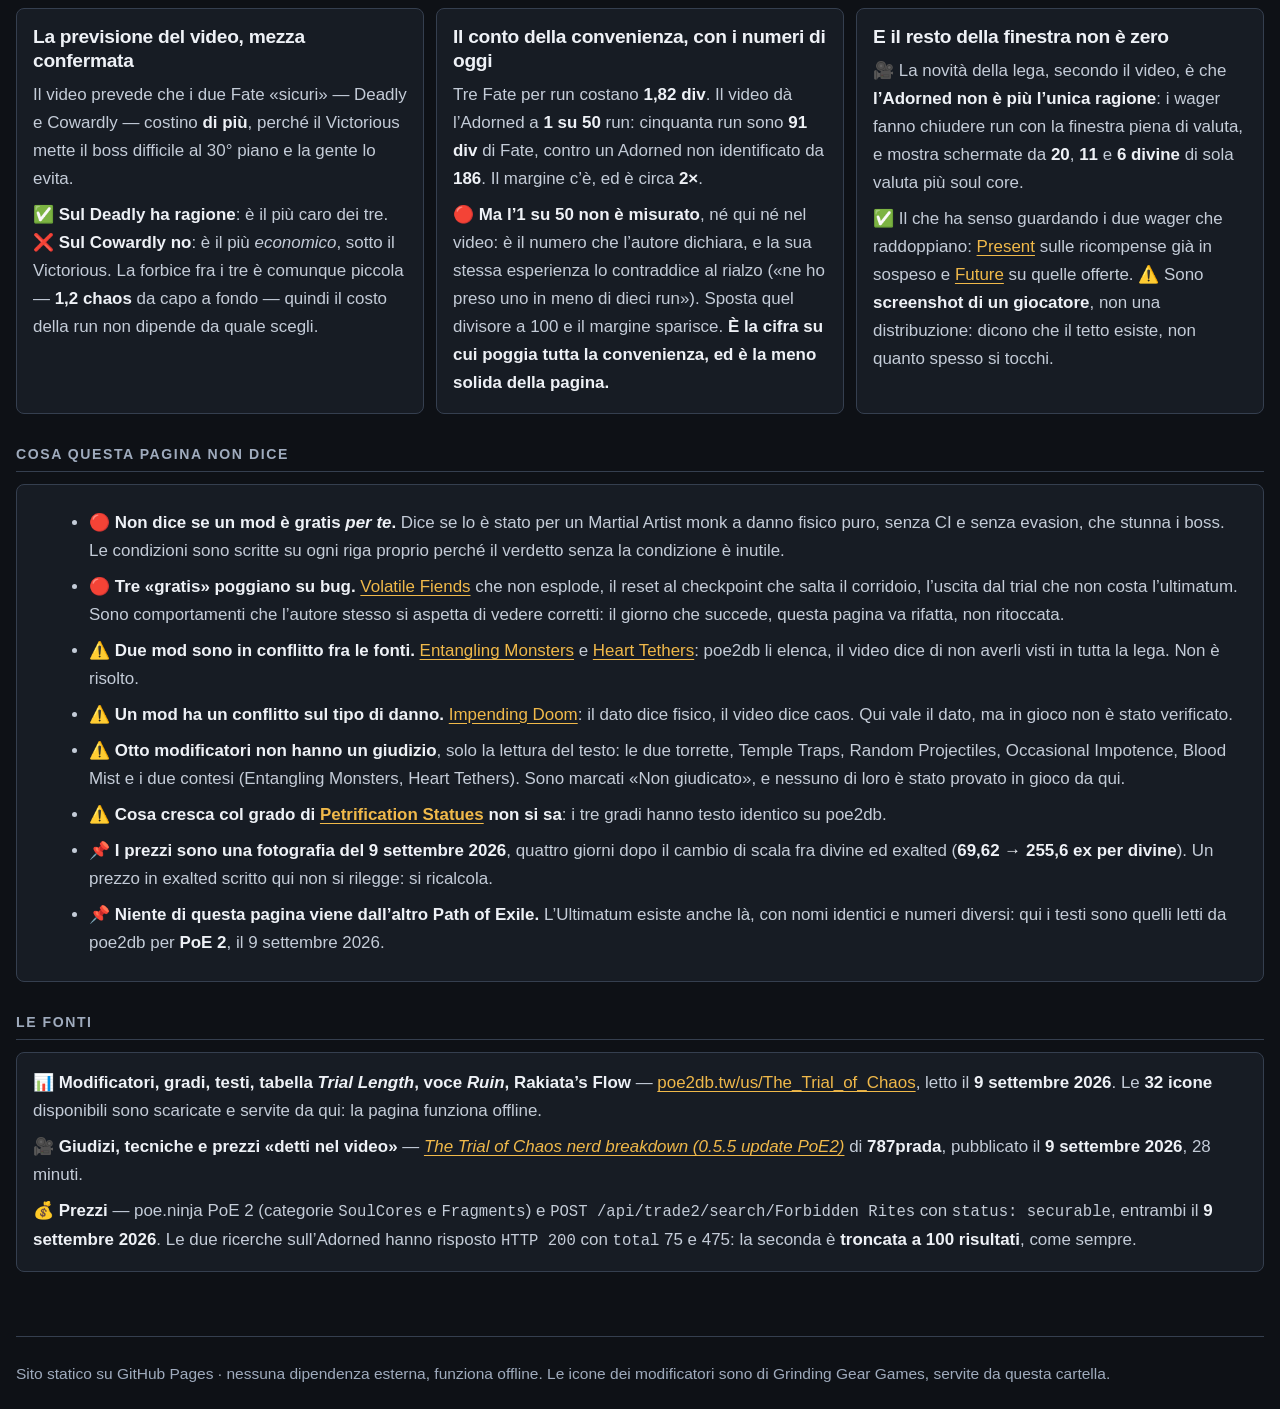
<file: caos/index.html>
<!doctype html>
<html lang="it">
<head>
<meta charset="utf-8">
<meta name="viewport" content="width=device-width, initial-scale=1">
<title>Trial of Chaos &mdash; quale modificatore cliccare | PoE 2 Tools</title>
<meta name="description" content="I 122 gradi dei modificatori del Trial of Chaos di Path of Exile 2, letti da poe2db il 9 settembre 2026, con il motivo per cui cliccarli o no. Le combinazioni che uccidono, le contromisure che si comprano, e i prezzi dell'Adorned e dei Fate misurati oggi.">
<link rel="stylesheet" href="../stile.css">
<link rel="icon" href="../favicon.svg" type="image/svg+xml">
<style>
  .testata{padding:var(--s7) 0 var(--s5)}
  .testata h1{font-size:clamp(1.9rem,4.5vw,2.8rem);letter-spacing:-.025em;margin-bottom:var(--s3)}
  .testata h1 span{color:var(--gold)}
  .testata .sub{color:var(--muted);font-size:var(--t-md);max-width:52rem}

  /* La legenda delle fonti. Sta qui e non in stile.css perche' e' l'unica
     pagina che mescola tre gradi di certezza diversi nella stessa riga. */
  .legenda{display:grid;gap:var(--s2);grid-template-columns:repeat(auto-fit,minmax(15rem,1fr));
           margin:var(--s4) 0}
  .legenda div{display:flex;gap:var(--s2);align-items:flex-start;font-size:var(--t-sm);
               color:var(--muted);padding:var(--s2) var(--s3);
               background:var(--panel2);border:1px solid var(--line);border-radius:var(--r)}
  .legenda b{color:var(--text);font-weight:600}
  .legenda .s{flex:none;font-size:1.05rem;line-height:1.4}

  /* ---- filtro ---- */
  /* 🔴 Senza JavaScript non filtra e si vede tutto: i pulsanti sono `hidden`
     nel markup e li accende lo script. Un filtro morto che nasconde le carte
     sarebbe una pagina vuota, non una pagina statica. */
  .filtro{display:flex;gap:var(--s2);flex-wrap:wrap;align-items:center;
          margin:var(--s4) 0 var(--s5);padding:var(--s3);
          background:var(--panel2);border:1px solid var(--line);border-radius:var(--r)}
  .filtro button{font-family:inherit;font-size:var(--t-xs);font-weight:600;
                 color:var(--label);background:transparent;cursor:pointer;
                 border:1px solid var(--line);border-radius:var(--r-full);
                 padding:.3rem .7rem}
  .filtro button:hover{color:var(--text);border-color:var(--line2)}
  .filtro button[aria-pressed="true"]{color:var(--bg);background:var(--gold);
                                      border-color:var(--gold)}
  .filtro input{font-family:inherit;font-size:var(--t-xs);color:var(--text);
                background:var(--bg);border:1px solid var(--line);
                border-radius:var(--r);padding:.32rem .6rem;min-width:11rem;flex:1}
  .filtro .conta{font-size:var(--t-xs);color:var(--label);font-family:var(--mono);
                 white-space:nowrap}

  /* ---- le tre corsie ---- */
  /* Liberi a sinistra, Dipende in mezzo, Evita a destra: la **posizione**
     porta il verdetto, e scorrendo non si rilegge un'etichetta per carta.
     🔴 `minmax(0,1fr)` e non `1fr`: il minimo implicito di una colonna di
     griglia e' `auto`, cioe' la larghezza del contenuto piu' largo — con
     dentro `<h3>` a font monospace e parole lunghe, tre colonne `1fr` si
     allargano oltre il contenitore e fanno scorrere la pagina di lato. */
  .corsie{display:grid;gap:var(--s3);
          grid-template-columns:repeat(3,minmax(0,1fr));align-items:start}
  .corsia{display:grid;gap:var(--s3);align-content:start;min-width:0}
  .corsia[hidden]{display:none}

  /* 🔴 Quando il filtro lascia **una sola** corsia, tenerla larga un terzo
     sprecherebbe due terzi di schermo: `.solo` la fa tornare una griglia
     normale a piena larghezza. La classe la mette lo script. */
  .corsie.solo{grid-template-columns:1fr}
  .corsie.solo .corsia{grid-template-columns:repeat(auto-fit,minmax(min(26rem,100%),1fr))}
  .corsie.solo .corsia-t{grid-column:1/-1}

  /* L'intestazione resta appiccicata sotto le due barre: con corsie lunghe e
     di altezza diversa, a meta' pagina non si saprebbe piu' in quale si e'.
     Il `top` e' lo stesso calcolo dello scroll-margin di stile.css. */
  .corsia-t{
    position:sticky;top:calc(var(--nav-h) + var(--sezioni-h) + 2px);z-index:5;
    display:flex;align-items:center;gap:.5rem;
    margin:0;padding:var(--s2) var(--s3);
    font-size:var(--t-sm);font-weight:650;letter-spacing:.01em;
    background:var(--bg-alt);border:1px solid var(--line);border-radius:var(--r);
  }
  .corsia-t b{margin-left:auto;font-family:var(--mono);color:var(--label);font-weight:600}
  .corsia-t .pun{width:.55rem;height:.55rem;border-radius:50%;flex:none}
  .c-si .corsia-t{color:var(--good);border-color:rgba(95,211,160,.32)}
  .c-si .pun{background:var(--good)}
  .c-dipende .corsia-t{color:var(--warn);border-color:rgba(224,163,63,.32)}
  .c-dipende .pun{background:var(--warn)}
  .c-no .corsia-t{color:var(--bad);border-color:rgba(229,120,109,.32)}
  .c-no .pun{background:var(--bad)}
  .c-muto .corsia-t{color:var(--label)}
  .c-muto .pun{background:var(--line2)}

  /* I non giudicati stanno **fuori** dalle corsie e sotto: non sono un quarto
     grado della stessa scala, sono l'assenza di un giudizio. In fila con gli
     altri farebbero credere il contrario. */
  .muti{display:grid;gap:var(--s3);margin-top:var(--s5);
        grid-template-columns:repeat(auto-fit,minmax(min(26rem,100%),1fr))}
  .muti[hidden]{display:none}
  .muti > .corsia-t{grid-column:1/-1}

  @media (max-width:64rem){
    .corsie{grid-template-columns:1fr}
  }
  .mod{background:var(--panel);border:1px solid var(--line);border-radius:var(--r-lg);
       padding:var(--s4);box-shadow:var(--ombra)}
  /* Il bordo a sinistra e' il verdetto: si legge scorrendo, senza rileggere
     l'etichetta di ogni carta. */
  .mod{border-left-width:3px}
  .mod.v-si{border-left-color:var(--good)}
  .mod.v-dipende{border-left-color:var(--warn)}
  .mod.v-no{border-left-color:var(--bad)}
  .mod.v-muto{border-left-color:var(--line2)}
  .mod[hidden]{display:none}

  .mod-t{display:flex;gap:var(--s3);align-items:flex-start}
  .mico{flex:none;width:40px;height:40px;object-fit:contain;border-radius:var(--r-sm);
        background:var(--panel2);border:1px solid var(--line);
        filter:drop-shadow(0 1px 2px rgba(0,0,0,.6))}
  .mico.vuota{display:flex;align-items:center;justify-content:center;
              color:var(--label);font-family:var(--mono);font-size:1.1rem;
              filter:none}
  .mod-n{flex:1;min-width:0}
  .mod-n h3{font-size:var(--t-md);font-family:var(--mono);letter-spacing:-.01em}
  .mod-s{font-size:var(--t-sm);color:var(--label);margin-top:.1rem}
  .verd{flex:none;font-size:var(--t-xs);font-weight:650;padding:.15rem .5rem;
        border-radius:var(--r-full);border:1px solid;white-space:nowrap}
  .verd.v-si{color:var(--good);border-color:rgba(95,211,160,.45);background:rgba(95,211,160,.09)}
  .verd.v-dipende{color:var(--warn);border-color:rgba(224,163,63,.45);background:rgba(224,163,63,.09)}
  .verd.v-no{color:var(--bad);border-color:rgba(229,120,109,.45);background:rgba(229,120,109,.09)}
  .verd.v-muto{color:var(--label);border-color:var(--line);background:var(--panel2)}

  .mod-g{margin:var(--s3) 0 0}
  .mod-g > summary{list-style:none;cursor:pointer;font-size:var(--t-xs);
                   color:var(--label);display:flex;align-items:center;gap:.35rem}
  .mod-g > summary::-webkit-details-marker{display:none}
  .mod-g > summary::before{content:"\25b8";transition:transform .12s}
  .mod-g[open] > summary::before{transform:rotate(90deg)}
  .mod-g > summary:hover{color:var(--text)}
  .gradi{margin-top:var(--s2);font-size:var(--t-xs);width:100%}
  .gradi th{text-align:left;vertical-align:top;padding:.22rem .5rem .22rem 0;
            white-space:nowrap;font-family:var(--mono);color:var(--gold);font-weight:600}
  .gradi td{padding:.22rem 0;color:var(--muted);border-bottom:1px solid var(--line)}
  .gradi tr:last-child td{border-bottom:0}

  /* 🔴 L'etichetta sta **sopra** al testo, non di fianco. Affiancata mangiava
     una colonna a ogni riga, e dentro una corsia larga un terzo di schermo il
     testo restava in una striscia da poche parole: la riga si leggeva a
     singhiozzo. Sopra, il paragrafo si prende tutta la larghezza della carta. */
  .perche{list-style:none;margin:var(--s3) 0 0;padding:0;display:grid;gap:var(--s3)}
  .perche li{font-size:var(--t-sm);color:var(--muted)}
  .perche .cap{display:flex;align-items:center;gap:.4rem;margin-bottom:.18rem}
  .perche .tx{margin:0}
  .perche .et{font-size:var(--t-xs);font-weight:650;white-space:nowrap;
              padding:.05rem .35rem;border-radius:var(--r-sm);background:var(--panel2)}
  .perche .r-si > .et{color:var(--good)}
  .perche .r-no > .et{color:var(--bad)}
  .perche .r-nota > .et{color:var(--label)}
  .perche .fo{font-size:.9rem;cursor:help}
  .perche b{color:var(--text);font-weight:600}

  .griglia2{display:grid;gap:var(--s3);grid-template-columns:repeat(auto-fit,minmax(19rem,1fr))}
  .card h3{font-size:var(--t-md);margin-bottom:var(--s2)}
  .card p{color:var(--muted);margin-bottom:var(--s2)}
  .card p:last-child{margin-bottom:0}
  .card ul{margin:var(--s2) 0 0 var(--s4);color:var(--muted)}
  .card li{margin-bottom:var(--s2)}
  .card b{color:var(--text)}

  /* le combinazioni: due mod e una freccia, non un elenco */
  .combo{display:grid;gap:var(--s3)}
  .combo > div{display:grid;grid-template-columns:auto 1fr;gap:var(--s3);
               align-items:start;padding:var(--s3) var(--s4);
               background:var(--panel);border:1px solid var(--line);
               border-left:3px solid var(--bad);border-radius:var(--r)}
  .combo .paio{display:flex;gap:.2rem;flex:none;align-items:center}
  .combo .paio img{width:34px;height:34px;object-fit:contain;border-radius:var(--r-sm);
                   background:var(--panel2);border:1px solid var(--line)}
  .combo .paio span{color:var(--bad);font-weight:700;padding:0 .1rem}
  .combo h4{margin:0 0 .2rem;font-size:var(--t-base);font-family:var(--mono)}
  .combo p{margin:0;color:var(--muted);font-size:var(--t-sm)}
  .combo b{color:var(--text)}
</style>
</head>
<body>

<nav class="nav">
  <div class="nav-in">
    <a class="marchio" href="../index.html">PoE 2 <span>Tools</span></a>
    <div class="nav-link">
      <a href="../partenza/">Partenza</a>
      <a href="../twister/">Twister</a>
      <a href="../atlas/">Atlante</a>
      <a href="./" aria-current="page">Caos</a>
      <a href="../strategie/">Strategie</a>
    </div>
    <span class="nav-patch">patch 0.5.5</span>
  </div>
</nav>

<div class="sezioni">
  <div class="sezioni-in">
    <a href="#come">Come funziona</a>
    <a href="#leve">Le tre leve</a>
    <a href="#lista">I 33 modificatori</a>
    <a href="#wager">I 9 wager</a>
    <a href="#combo">Le combinazioni</a>
    <a href="#contromisure">Contromisure</a>
    <a href="#economia">Vale la pena?</a>
    <a href="#limiti">Cosa non dice</a>
  </div>
</div>

<div class="wrap">

  <header class="testata">
    <h1>Trial of <span>Chaos</span></h1>
    <p class="sub">Ogni piano ti offre <b>tre</b> modificatori e te ne fa scegliere uno, e quello scelto <b>resta</b> per tutta la run. Questa pagina &egrave; l&rsquo;elenco completo &mdash; <b>42 famiglie, 122 gradi</b> col testo esatto del gioco &mdash; e per ognuna il motivo per cui cliccarlo o lasciarlo. 🔴 Il punto delicato non &egrave; l&rsquo;elenco: &egrave; che <b>«gratis» e «da evitare» dipendono dalla build</b>, e chi copia il verdetto senza la condizione copia la parte sbagliata.</p>
    <div class="badges">
      <span class="badge oro">patch <b>0.5.5</b></span>
      <span class="badge">lega <b>Forbidden Rites</b></span>
      <span class="badge">poe2db letto il <b>9 settembre 2026</b></span>
      <span class="badge"><b>122</b> gradi &middot; <b>42</b> famiglie</span>
    </div>
  </header>

  <div class="avviso">
    🔴 <b>Due fonti, e non hanno lo stesso peso.</b> I <b>numeri e i testi</b> dei
    modificatori vengono da <a href="https://poe2db.tw/us/The_Trial_of_Chaos#Modifiers" target="_blank" rel="noopener">poe2db</a>,
    letti il 9 settembre 2026: sono dati del gioco. I <b>giudizi</b> &laquo;clicca / non
    cliccare&raquo; vengono in gran parte da <a href="https://www.youtube.com/watch?v=nfJYWsAUagU" target="_blank" rel="noopener">un
    video di 787prada</a> pubblicato lo stesso giorno, e sono l&rsquo;opinione di
    <b>un</b> giocatore su <b>una</b> build precisa: un <b>Martial Artist</b> monk a
    <b>danno fisico puro</b>, che vive di energy shield, <b>non &egrave; ancora CI</b>, non
    ha evasion e <b>stunna i boss</b> per potersi fermare a colpire. Ogni volta che
    il video dice &laquo;gratis&raquo;, quella build &egrave; la condizione nascosta. Su ogni riga
    di questa pagina il simbolo dice da dove viene.
  </div>

  <div class="legenda">
    <div><span class="s">🎥</span><span><b>Giudizio del video</b> &mdash; opinione, non misura. Vale per quella build.</span></div>
    <div><span class="s">✅</span><span><b>Dato verificato</b> &mdash; letto su poe2db, sul trade2 o su poe.ninja, con la data.</span></div>
    <div><span class="s">🧮</span><span><b>Lettura del testo</b> &mdash; ragionamento sul testo del mod. Non misurato, non del video.</span></div>
    <div><span class="s">⚠️</span><span><b>Conflitto</b> &mdash; il video e il dato dicono cose diverse, e lo dichiaro.</span></div>
  </div>

  <h2 class="sec" id="come">Come funziona, in sei righe</h2>

  <div class="griglia2">
    <div class="card">
      <h3>La struttura</h3>
      <p>Si entra con un <b>Inscribed Ultimatum</b>, che dichiara sopra il livello dell&rsquo;area e il numero di stanze. Ogni stanza, prima di entrare, offre <b>tre</b> modificatori: se ne clicca <b>uno</b>, e quello resta addosso per il resto della run. Nelle stanze successive lo stesso mod pu&ograve; essere riofferto a un <b>grado</b> pi&ugrave; alto.</p>
      <p>✅ Le stanze scalano col livello dell&rsquo;area, e i tre scalini sono <b>4</b> (livello 1), <b>7</b> (livello 60) e <b>10</b> (livello 75) &mdash; tabella <i>Trial Length</i> di poe2db.</p>
    </div>
    <div class="card">
      <h3>L&rsquo;endgame: 30 piani, tre boss</h3>
      <p>🎥 Al <b>10&deg;</b>, al <b>20&deg;</b> e al <b>30&deg;</b> piano c&rsquo;&egrave; un boss e la scelta <b>&laquo;prendi le ricompense o continua&raquo;</b>. I tre <b>Fate</b> &mdash; Cowardly, Deadly, Victorious &mdash; decidono <i>quale</i> boss trovi <i>quando</i>: secondo il video il <b>Victorious</b> garantisce il boss-uccello al 30&deg; piano, cioè col carico di mod pi&ugrave; alto, e per questo &egrave; il pi&ugrave; difficile. Non verificato qui.</p>
      <p>⚠️ Il testo su poe2db parla ancora di &laquo;fino a dieci stanze con tre boss&raquo;: &egrave; la forma precedente. Quale delle due valga <b>in gioco</b> qui non &egrave; misurato.</p>
    </div>
    <div class="card">
      <h3>Ruin &mdash; la barra che ti squalifica</h3>
      <p>✅ Alcuni mod non ti fanno danno: ti danno <b>Ruin</b>. E il numero &egrave; secco, dalla voce <i>Ruin</i> di poe2db: <b>&laquo;On reaching 7 Ruin, you will fail the Trials&raquo;</b>.</p>
      <p>Sette. Non &egrave; una morte, &egrave; una squalifica &mdash; e i due mod che la producono (<a href="#stalking-shade">Stalking Shade</a> e <a href="#wager-of-ruin">Wager of Ruin</a>) sono gli unici che non si valutano guardando la vita.</p>
    </div>
  </div>

  <h2 class="sec" id="leve">Le tre leve che cambiano tutte le scelte</h2>

  <p class="muto">Prima dell&rsquo;elenco, tre cose che valgono su <i>ogni</i> riga. La prima &egrave; una regola di aritmetica che rende sbagliata l&rsquo;intuizione pi&ugrave; comune; le altre due sono bug, e quindi hanno una scadenza.</p>

  <div class="card" style="margin-top:var(--s4)">
    <h3>1 &middot; Il grado <i>sostituisce</i>, non somma</h3>
    <p>🎥 Ogni offerta mostra la rarit&agrave; che aggiunge. Se <i>Lethal Rare Monsters</i> a grado 1 dice &laquo;12 rarit&agrave;&raquo; e a grado 5 dice &laquo;22&raquo;, portarlo su <b>non</b> ti d&agrave; 34: ti d&agrave; <b>22 invece di 12</b>, cio&egrave; <b>+10</b>.</p>
    <p><b>La conseguenza pratica &egrave; l&rsquo;opposto dell&rsquo;intuizione:</b> spesso conviene prendere un <b>mod nuovo e facile</b> invece di alzare quello che hai gi&agrave;, perch&eacute; il mod nuovo porta la <i>sua</i> rarit&agrave; per intero. Vale finch&eacute; il personaggio &egrave; abbastanza forte da non curarsi di avere pi&ugrave; righe addosso &mdash; ed &egrave; il motivo per cui questa pagina ha una colonna &laquo;Libero&raquo; cos&igrave; lunga: serve un serbatoio di mod innocui da cliccare.</p>
  </div>

  <div class="card" style="margin-top:var(--s3)">
    <h3>2 &middot; Il reset al checkpoint salta il corridoio</h3>
    <p>🎥 Quando in basso compare <b>&laquo;room completed&raquo;</b>, invece di prendere l&rsquo;ascensore e attraversare il corridoio si mette in pausa e si fa <b>reset al checkpoint</b>: si riparte direttamente davanti alla scelta dei tre mod del piano dopo. Su una build lenta, o su una stanza &laquo;uccidi tutti&raquo; dove il percorso ti fa tornare indietro, &egrave; il risparmio di tempo pi&ugrave; grosso del contenuto.</p>
    <p>⚠️ <b>Ed &egrave; lo stesso pulsante che ti salva la vita.</b> Nella stanza del boss, se stai per morire, il reset ti tira fuori &mdash; ma il video avverte che resta <b>circa un secondo</b> in cui prendi ancora danno: se vuoi essere sicuro, si <b>esce dal gioco</b> invece di resettare. Uscire dal trial <b>non costa l&rsquo;ultimatum</b>.</p>
    <p>🔴 <b>Ha una scadenza.</b> Lo dice l&rsquo;autore stesso: &laquo;non mi aspetto che resti nel gioco&raquo;. Met&agrave; dei &laquo;gratis&raquo; di questa pagina &mdash; <a href="#drought">Drought</a> in testa &mdash; poggia su questo pulsante.</p>
  </div>

  <div class="card" style="margin-top:var(--s3)">
    <h3>3 &middot; Due cose che il gioco non ti mostra</h3>
    <p>🎥 Alla scelta &laquo;prendi o continua&raquo; del 10&deg;, 20&deg; e 30&deg; piano <b>le ricompense in sospeso non si vedono</b> &mdash; il video le ha viste una volta sola in tutta la lega. Quindi <b>si guarda la finestra <i>prima</i></b> di entrare dal boss: &egrave; quel numero che decide se continuare o incassare.</p>
    <p>🎥 E il pannello a comparsa laterale, quello che in mappa elenca i modificatori attivi, <b>non si aggiorna</b>: non &egrave; un posto dove controllare cosa hai addosso.</p>
  </div>

  <h2 class="sec" id="lista">I 33 modificatori, uno per uno</h2>

  <p class="muto">Tre corsie, e la <b>posizione &egrave; il verdetto</b>: <b>Liberi</b>, poi <b>Dipende dalla build</b>, poi <b>Evita</b> &mdash; affiancate su schermo largo, una sotto l&rsquo;altra su schermo stretto. In fondo, fuori dalle corsie, gli <b>8 che il video non giudica</b> &mdash; dove trovi solo la lettura del testo, marcata come tale. Il pulsante sotto il nome apre il testo esatto di ogni grado.</p>

  <div class="filtro">
    <span class="conta" id="conta">33 modificatori</span>
    <button type="button" data-f="tutti" aria-pressed="true" hidden>Tutti</button>
    <button type="button" data-f="si" aria-pressed="false" hidden>Liberi (9)</button>
    <button type="button" data-f="dipende" aria-pressed="false" hidden>Dipende (8)</button>
    <button type="button" data-f="no" aria-pressed="false" hidden>Evita (8)</button>
    <button type="button" data-f="muto" aria-pressed="false" hidden>Non giudicati (8)</button>
    <input type="search" id="cerca" placeholder="cerca nel nome o nel testo&hellip;" aria-label="Cerca fra i modificatori" hidden>
  </div>

  <div class="corsie" id="lista-mod">
    <section class="corsia c-si" data-corsia="si">
      <h3 class="corsia-t"><span class="pun"></span>Liberi <b>9</b></h3>

<article class="mod v-si" id="volatile-fiends" data-v="si" data-cerca="volatile fiends il primo click di ogni run finché dura è rotto le volatili scoppiano all istante e non fanno danno video lo prende volta fino a t5 chiama un regalo prima della lega stesso autore dava come cliccare mai in nessuna circostanza ed esattamente per questo che la riga più fragile pagina bug bilanciamento giorno sistemano metà dei mostri lascia una mortale morendo i rari ne lasciano grosse cioè torna essere peggiore tutti si costruisce su senza aver visto esplodere">
  <header class="mod-t">
    <img class="mico" src="img/volatile-fiends.webp" alt="" width="40" height="40" loading="lazy">
    <div class="mod-n">
      <h3>Volatile Fiends</h3>
      <p class="mod-s">Il primo click di ogni run — finché dura</p>
    </div>
    <span class="verd v-si">Libero</span>
  </header>
  <details class="mod-g">
    <summary>5 gradi &mdash; il testo in gioco</summary>
    <table class="gradi"><tr><th scope="row">T1</th><td>Monsters have a 10% chance to release deadly Volatiles on death. Rare monsters leave larger ones</td></tr>
<tr><th scope="row">T2</th><td>Monsters have a 20% chance to release deadly Volatiles on death. Rare monsters leave larger ones</td></tr>
<tr><th scope="row">T3</th><td>Monsters have a 30% chance to release deadly Volatiles on death. Rare monsters leave larger ones</td></tr>
<tr><th scope="row">T4</th><td>Monsters have a 40% chance to release deadly Volatiles on death. Rare monsters leave larger ones</td></tr>
<tr><th scope="row">T5</th><td>Monsters have a 50% chance to release deadly Volatiles on death. Rare monsters leave larger ones</td></tr></table>
  </details>
  <ul class="perche">
<li class="r-si"><p class="cap"><span class="et">Perch&eacute; s&igrave;</span><span class="fo" title="giudizio del video">🎥</span></p><p class="tx">È <b>rotto</b>: le volatili scoppiano all'istante e non fanno danno. Il video lo prende <b>ogni volta</b>, fino a T5, e lo chiama «un regalo». Prima della lega lo stesso autore lo dava come «non cliccare mai, in nessuna circostanza».</p></li>
<li class="r-no"><p class="cap"><span class="et">Perch&eacute; no</span><span class="fo" title="lettura del testo del mod, non misurata">🧮</span></p><p class="tx">Ed è esattamente per questo che è la riga più fragile della pagina: <b>è un bug, non un bilanciamento</b>. Il giorno che lo sistemano, a T5 metà dei mostri lascia una volatile mortale morendo e i rari ne lasciano di più grosse — cioè torna a essere il peggiore di tutti. Non si costruisce una run su questo senza aver visto una volatile esplodere.</p></li>
  </ul>
</article>

<article class="mod v-si" id="toxic-monsters" data-v="si" data-cerca="toxic monsters portato a 5 ogni run una barzelletta lo porto cinque praticamente totalmente gratis i mostri del trial non picchiano abbastanza forte perché uno stack di sanguinamento o veleno conti qualcosa è l unica riga della lista che scala col numero colpi prendi e con il loro danno t5 50 probabilità su colpo vita bassa senza rimedio bleed conto cambia giudizio sopra misurato un personaggio da 2 000 energy shield sul tuo">
  <header class="mod-t">
    <img class="mico" src="img/toxic-monsters.webp" alt="" width="40" height="40" loading="lazy">
    <div class="mod-n">
      <h3>Toxic Monsters</h3>
      <p class="mod-s">Portato a 5 ogni run</p>
    </div>
    <span class="verd v-si">Libero</span>
  </header>
  <details class="mod-g">
    <summary>5 gradi &mdash; il testo in gioco</summary>
    <table class="gradi"><tr><th scope="row">T1</th><td>Monsters have 10% chance to inflict Bleed or Poison</td></tr>
<tr><th scope="row">T2</th><td>Monsters have 20% chance to inflict Bleed or Poison</td></tr>
<tr><th scope="row">T3</th><td>Monsters have 30% chance to inflict Bleed or Poison</td></tr>
<tr><th scope="row">T4</th><td>Monsters have 40% chance to inflict Bleed or Poison</td></tr>
<tr><th scope="row">T5</th><td>Monsters have 50% chance to inflict Bleed or Poison</td></tr></table>
  </details>
  <ul class="perche">
<li class="r-si"><p class="cap"><span class="et">Perch&eacute; s&igrave;</span><span class="fo" title="giudizio del video">🎥</span></p><p class="tx">«Una barzelletta, lo porto a cinque praticamente ogni run, totalmente gratis»: i mostri del trial non picchiano abbastanza forte perché uno stack di sanguinamento o veleno conti qualcosa.</p></li>
<li class="r-no"><p class="cap"><span class="et">Perch&eacute; no</span><span class="fo" title="lettura del testo del mod, non misurata">🧮</span></p><p class="tx">È l'unica riga della lista che scala col <b>numero</b> di colpi che prendi e non con il loro danno: a T5 è il 50% di probabilità su ogni colpo. Su vita bassa e senza rimedio a bleed il conto cambia — e il giudizio sopra è misurato su un personaggio da 2.000 di energy shield, non sul tuo.</p></li>
  </ul>
</article>

<article class="mod v-si" id="stormcaller-runes" data-v="si" data-cerca="stormcaller runes uno dei più liberi del gioco parole esatte probabilmente gratis che esistano sono rune disegnate a terra fanno male solo se ci resti sopra è precisamente il problema di una build si inchioda durante un animazione la stessa obiezione video muove petrification statues dove però considera fatale invece trascurabile">
  <header class="mod-t">
    <img class="mico" src="img/stormcaller-runes.webp" alt="" width="40" height="40" loading="lazy">
    <div class="mod-n">
      <h3>Stormcaller Runes</h3>
      <p class="mod-s">«Uno dei più liberi del gioco»</p>
    </div>
    <span class="verd v-si">Libero</span>
  </header>
  <details class="mod-g">
    <summary>3 gradi &mdash; il testo in gioco</summary>
    <table class="gradi"><tr><th scope="row">T1</th><td>Runes will appear that will call deadly Lightning storms if you remain in them</td></tr>
<tr><th scope="row">T3</th><td>Large runes will appear that will call deadly Lightning storms if you remain in them</td></tr>
<tr><th scope="row">T5</th><td>Many large runes will appear that will call deadly Lightning storms if you remain in them</td></tr></table>
  </details>
  <ul class="perche">
<li class="r-si"><p class="cap"><span class="et">Perch&eacute; s&igrave;</span><span class="fo" title="giudizio del video">🎥</span></p><p class="tx">Parole esatte: «probabilmente uno dei più gratis che esistano». Sono rune disegnate a terra: fanno male <b>solo</b> se ci resti sopra.</p></li>
<li class="r-no"><p class="cap"><span class="et">Perch&eacute; no</span><span class="fo" title="lettura del testo del mod, non misurata">🧮</span></p><p class="tx">«Solo se ci resti sopra» è precisamente il problema di una build che si inchioda durante un'animazione — la stessa obiezione che il video muove a Petrification Statues, dove però la considera fatale invece che trascurabile.</p></li>
  </ul>
</article>

<article class="mod v-si" id="blood-globules" data-v="si" data-cerca="blood globules si disinnesca camminando la globula ha traiettoria fissa prende strada più breve verso di te le va incontro per metà e poi cammina via così non ti mai pozza che lascia a terra fa danno trascurabile tecnica richiede vederla arrivare su una stanza già coperta ostacoli t2 aggiunge il terreno sangue vale meno quanto spiegazione faccia sembrare">
  <header class="mod-t">
    <img class="mico" src="img/blood-globules.webp" alt="" width="40" height="40" loading="lazy">
    <div class="mod-n">
      <h3>Blood Globules</h3>
      <p class="mod-s">Si disinnesca camminando</p>
    </div>
    <span class="verd v-si">Libero</span>
  </header>
  <details class="mod-g">
    <summary>2 gradi &mdash; il testo in gioco</summary>
    <table class="gradi"><tr><th scope="row">T1</th><td>Globules of blood manifest nearby, tracking you. When above you they will fall, dealing Physical damage</td></tr>
<tr><th scope="row">T2</th><td>Globules of blood manifest nearby, tracking you. When above you they will fall, dealing Physical damage and creating damaging blood ground</td></tr></table>
  </details>
  <ul class="perche">
<li class="r-si"><p class="cap"><span class="et">Perch&eacute; s&igrave;</span><span class="fo" title="giudizio del video">🎥</span></p><p class="tx">La globula ha <b>traiettoria fissa</b>: prende la strada più breve verso di te. Le si va <b>incontro</b> per metà strada e poi si cammina via — «così non ti prende mai». La pozza che lascia a terra fa danno trascurabile.</p></li>
<li class="r-no"><p class="cap"><span class="et">Perch&eacute; no</span><span class="fo" title="lettura del testo del mod, non misurata">🧮</span></p><p class="tx">La tecnica richiede di <b>vederla</b> arrivare. Su una stanza già coperta di ostacoli — e T2 aggiunge il terreno di sangue — vale meno di quanto la spiegazione faccia sembrare.</p></li>
  </ul>
</article>

<article class="mod v-si" id="vaal-omnitect" data-v="si" data-cerca="vaal omnitect preso ogni volta anche per il gusto lo prendo a grado alto la macchina si ritrova con delle torrette di fuoco addosso che non ti ammazzano e fanno ridere resta un entità spara mentre combatti costa secondi nella stanza i sono valuta vera del trial">
  <header class="mod-t">
    <img class="mico" src="img/vaal-omnitect.webp" alt="" width="40" height="40" loading="lazy">
    <div class="mod-n">
      <h3>Vaal Omnitect</h3>
      <p class="mod-s">Preso ogni volta, anche per il gusto</p>
    </div>
    <span class="verd v-si">Libero</span>
  </header>
  <details class="mod-g">
    <summary>3 gradi &mdash; il testo in gioco</summary>
    <table class="gradi"><tr><th scope="row">T1</th><td>An ancient Vaal machination will deploy attacks against nearby intruders</td></tr>
<tr><th scope="row">T3</th><td>An ancient Vaal machination will deploy an array of attacks against nearby intruders</td></tr>
<tr><th scope="row">T5</th><td>An ancient Vaal machination will deploy a powerful array of attacks against nearby intruders</td></tr></table>
  </details>
  <ul class="perche">
<li class="r-si"><p class="cap"><span class="et">Perch&eacute; s&igrave;</span><span class="fo" title="giudizio del video">🎥</span></p><p class="tx">«Lo prendo ogni volta»: a grado alto la macchina si ritrova con delle torrette di fuoco addosso, «che non ti ammazzano e fanno ridere».</p></li>
<li class="r-no"><p class="cap"><span class="et">Perch&eacute; no</span><span class="fo" title="lettura del testo del mod, non misurata">🧮</span></p><p class="tx">Resta un'entità che spara mentre combatti: costa secondi nella stanza, e i secondi nella stanza sono la valuta vera del trial.</p></li>
  </ul>
</article>

<article class="mod v-si" id="drought" data-v="si" data-cerca="drought gratis per un motivo che non sta nel mod è adesso e perché il sia debole fra piano l altro si fa reset al checkpoint se finisci le cariche stai morire esci dal trial senza perdere ultimatum a t5 i mostri danno nessuna carica né di flask charm una build vive rigenerazione su immunità comprate col perde la sua unica valvola uscita ripaga venti minuti">
  <header class="mod-t">
    <img class="mico" src="img/drought.webp" alt="" width="40" height="40" loading="lazy">
    <div class="mod-n">
      <h3>Drought</h3>
      <p class="mod-s">Gratis per un motivo che non sta nel mod</p>
    </div>
    <span class="verd v-si">Libero</span>
  </header>
  <details class="mod-g">
    <summary>5 gradi &mdash; il testo in gioco</summary>
    <table class="gradi"><tr><th scope="row">T1</th><td>Monsters grant 20% reduced Flask and Charm Charges on death</td></tr>
<tr><th scope="row">T2</th><td>Monsters grant 40% reduced Flask and Charm Charges on death</td></tr>
<tr><th scope="row">T3</th><td>Monsters grant 60% reduced Flask and Charm Charges on death</td></tr>
<tr><th scope="row">T4</th><td>Monsters grant 80% reduced Flask and Charm Charges on death</td></tr>
<tr><th scope="row">T5</th><td>Monsters grant no Flask and Charm Charges on death</td></tr></table>
  </details>
  <ul class="perche">
<li class="r-si"><p class="cap"><span class="et">Perch&eacute; s&igrave;</span><span class="fo" title="giudizio del video">🎥</span></p><p class="tx">È gratis <b>adesso</b>, e non perché il mod sia debole: perché fra un piano e l'altro si fa <b>reset al checkpoint</b>, e se finisci le cariche e stai per morire <b>esci dal trial</b> senza perdere l'ultimatum.</p></li>
<li class="r-no"><p class="cap"><span class="et">Perch&eacute; no</span><span class="fo" title="dato verificato su poe2db, trade2 o poe.ninja">✅</span></p><p class="tx">A T5 i mostri non danno <b>nessuna</b> carica, né di flask né di charm. Una build che vive di flask — rigenerazione su carica, immunità comprate col flask — perde la sua unica valvola, e l'uscita dal trial ripaga l'ultimatum, non i venti minuti.</p></li>
  </ul>
</article>

<article class="mod v-si" id="escalating-damage-taken" data-v="si" data-cerca="escalating damage taken il tetto è 50 e si azzera a ogni stanza messo nella stessa frase di drought anche questo gratis perché non lo dice ma sta nel testo riparte su una chiusa in venti secondi paghi frazione quel sulla uccidi tutti lenta o quella timer raggiungi t5 cinquanta">
  <header class="mod-t">
    <img class="mico" src="img/escalating-damage-taken.webp" alt="" width="40" height="40" loading="lazy">
    <div class="mod-n">
      <h3>Escalating Damage Taken</h3>
      <p class="mod-s">Il tetto è +50% e si azzera a ogni stanza</p>
    </div>
    <span class="verd v-si">Libero</span>
  </header>
  <details class="mod-g">
    <summary>3 gradi &mdash; il testo in gioco</summary>
    <table class="gradi"><tr><th scope="row">T1</th><td>In each encounter room, damage taken will increase by 1% every 2.5 seconds, up to 50%</td></tr>
<tr><th scope="row">T3</th><td>In each encounter room, damage taken will increase by 1% every 1.75 seconds, up to 50%</td></tr>
<tr><th scope="row">T5</th><td>In each encounter room, damage taken will increase by 1% every second, up to 50%</td></tr></table>
  </details>
  <ul class="perche">
<li class="r-si"><p class="cap"><span class="et">Perch&eacute; s&igrave;</span><span class="fo" title="giudizio del video">🎥</span></p><p class="tx">Messo nella stessa frase di Drought: «anche questo è gratis».</p></li>
<li class="r-no"><p class="cap"><span class="et">Perch&eacute; no</span><span class="fo" title="lettura del testo del mod, non misurata">🧮</span></p><p class="tx">Il perché non lo dice, ma sta nel testo: il tetto è <b>+50%</b> e <b>riparte a ogni stanza</b>. Su una stanza chiusa in venti secondi paghi una frazione di quel 50%; sulla stanza «uccidi tutti» lenta, o su quella a timer, il tetto lo raggiungi — a T5 in cinquanta secondi.</p></li>
  </ul>
</article>

<article class="mod v-si" id="lethal-rare-monsters" data-v="si" data-cerca="lethal rare monsters non è una tassa un buff solo più rari e a t5 i hanno modificatore in cioè roba terra che il motivo per cui si entra vuol dire anche corpi lasciano volatili se hai preso volatile fiends bersagli boss la build pulisce senza fermarsi">
  <header class="mod-t">
    <img class="mico" src="img/lethal-rare-monsters.webp" alt="" width="40" height="40" loading="lazy">
    <div class="mod-n">
      <h3>Lethal Rare Monsters</h3>
      <p class="mod-s">Non è una tassa: è un buff</p>
    </div>
    <span class="verd v-si">Libero</span>
  </header>
  <details class="mod-g">
    <summary>3 gradi &mdash; il testo in gioco</summary>
    <table class="gradi"><tr><th scope="row">T1</th><td>30% increased Rare Monsters</td></tr>
<tr><th scope="row">T3</th><td>60% increased Rare Monsters</td></tr>
<tr><th scope="row">T5</th><td>Rare Monsters have an additional Modifier · 100% increased Rare Monsters</td></tr></table>
  </details>
  <ul class="perche">
<li class="r-si"><p class="cap"><span class="et">Perch&eacute; s&igrave;</span><span class="fo" title="giudizio del video">🎥</span></p><p class="tx">«È solo un buff»: più rari, e a T5 i rari hanno <b>un modificatore in più</b> — cioè più roba a terra, che è il motivo per cui si entra.</p></li>
<li class="r-no"><p class="cap"><span class="et">Perch&eacute; no</span><span class="fo" title="lettura del testo del mod, non misurata">🧮</span></p><p class="tx">Più rari vuol dire anche più corpi che lasciano volatili se hai preso Volatile Fiends, e più bersagli che il boss non è. È un buff <i>se</i> la build pulisce i rari senza fermarsi.</p></li>
  </ul>
</article>

<article class="mod v-si" id="time-paradox" data-v="si" data-cerca="time paradox freebie con un divieto secco lo prendo comunque tre soli gradi e il video clicca a occhi chiusi mai insieme petrification statues t5 i debuff su di te scadono 100 più lentamente la pietrificazione è chiama morte certa non mi interessa quanto pensi essere tanky legame fra due testi conferma c secondo caso che nomina perché sua build ne vive buff 200 in fretta una costruita scadenza cariche da skill finestre temporanee qui ha mod gratis spegne">
  <header class="mod-t">
    <img class="mico" src="img/time-paradox.webp" alt="" width="40" height="40" loading="lazy">
    <div class="mod-n">
      <h3>Time Paradox</h3>
      <p class="mod-s">Freebie — con un divieto secco</p>
    </div>
    <span class="verd v-si">Libero</span>
  </header>
  <details class="mod-g">
    <summary>3 gradi &mdash; il testo in gioco</summary>
    <table class="gradi"><tr><th scope="row">T1</th><td>Buffs on you expire 50% faster and Debuffs on you expire 25% slower</td></tr>
<tr><th scope="row">T3</th><td>Buffs on you expire 100% faster and Debuffs on you expire 50% slower</td></tr>
<tr><th scope="row">T5</th><td>Buffs on you expire 200% faster and Debuffs on you expire 100% slower</td></tr></table>
  </details>
  <ul class="perche">
<li class="r-si"><p class="cap"><span class="et">Perch&eacute; s&igrave;</span><span class="fo" title="giudizio del video">🎥</span></p><p class="tx">«Freebie, lo prendo comunque»: tre soli gradi, e il video lo clicca a occhi chiusi.</p></li>
<li class="r-no"><p class="cap"><span class="et">Perch&eacute; no</span><span class="fo" title="dato verificato su poe2db, trade2 o poe.ninja">✅</span></p><p class="tx">🔴 <b>Mai insieme a Petrification Statues.</b> A T5 i debuff su di te scadono il <b>100% più lentamente</b>, e la pietrificazione è un debuff: il video la chiama morte certa, «non mi interessa quanto pensi di essere tanky». Il legame fra i due testi lo conferma.</p></li>
<li class="r-nota"><p class="cap"><span class="et">Da sapere</span><span class="fo" title="lettura del testo del mod, non misurata">🧮</span></p><p class="tx">E c'è un secondo caso che il video non nomina, perché la sua build non ne vive: a T5 i <b>buff</b> su di te scadono il <b>200% più in fretta</b>. Una build costruita su buff a scadenza — cariche, buff da skill, finestre temporanee — qui non ha un mod gratis, ha un mod che la spegne.</p></li>
  </ul>
</article>
    </section>
    <section class="corsia c-dipende" data-corsia="dipende">
      <h3 class="corsia-t"><span class="pun"></span>Dipende dalla build <b>8</b></h3>

<article class="mod v-dipende" id="prismatic-monsters" data-v="dipende" data-cerca="prismatic monsters gratis a cap di resistenze letale sotto praticamente è solo un 1 3 t5 i mostri guadagnano il 30 del danno come extra elemento casuale se non sei ti termina e combinato con reduced resistances vieni distrutto mod che trasforma buco nelle in una morte invece lasciarlo essere">
  <header class="mod-t">
    <span class="mico vuota" role="img" aria-label="icona non disponibile" title="poe2db non ha l&rsquo;icona di questo modificatore">?</span>
    <div class="mod-n">
      <h3>Prismatic Monsters</h3>
      <p class="mod-s">Gratis a cap di resistenze, letale sotto</p>
    </div>
    <span class="verd v-dipende">Dipende</span>
  </header>
  <details class="mod-g">
    <summary>5 gradi &mdash; il testo in gioco</summary>
    <table class="gradi"><tr><th scope="row">T1</th><td>Monsters gain 10% of Damage as Extra Damage of a random Element</td></tr>
<tr><th scope="row">T2</th><td>Monsters gain 15% of Damage as Extra Damage of a random Element</td></tr>
<tr><th scope="row">T3</th><td>Monsters gain 20% of Damage as Extra Damage of a random Element</td></tr>
<tr><th scope="row">T4</th><td>Monsters gain 25% of Damage as Extra Damage of a random Element</td></tr>
<tr><th scope="row">T5</th><td>Monsters gain 30% of Damage as Extra Damage of a random Element</td></tr></table>
  </details>
  <ul class="perche">
<li class="r-si"><p class="cap"><span class="et">Perch&eacute; s&igrave;</span><span class="fo" title="giudizio del video">🎥</span></p><p class="tx">«Praticamente gratis, è solo un 1,3×»: a T5 i mostri guadagnano il 30% del danno come danno extra di un elemento casuale.</p></li>
<li class="r-no"><p class="cap"><span class="et">Perch&eacute; no</span><span class="fo" title="giudizio del video">🎥</span></p><p class="tx">«Se non sei a cap di resistenze ti termina» — e combinato con Reduced Resistances «vieni distrutto». È il mod che trasforma un buco nelle resistenze in una morte, invece di lasciarlo essere un buco.</p></li>
  </ul>
</article>

<article class="mod v-dipende" id="resistant-monsters" data-v="dipende" data-cerca="resistant monsters nullo sul fisico un buff con rakiata s flow portato a 5 ogni run perché quella build fa danno puro 50 tutte le resistenze su che non è né elementale da caos toglie niente e c il caso in cui vero lineage support livello 65 moltiplicatore di costo 120 sì i colpi trattino elementali del mostro come invertite testo letto poe2db 9 settembre 2026 gemma socketata diventa mod si clicca per fare più qualsiasi senza perde secco t5 cinquanta punti resistenza">
  <header class="mod-t">
    <img class="mico" src="img/resistant-monsters.webp" alt="" width="40" height="40" loading="lazy">
    <div class="mod-n">
      <h3>Resistant Monsters</h3>
      <p class="mod-s">Nullo sul fisico, un buff con Rakiata's Flow</p>
    </div>
    <span class="verd v-dipende">Dipende</span>
  </header>
  <details class="mod-g">
    <summary>5 gradi &mdash; il testo in gioco</summary>
    <table class="gradi"><tr><th scope="row">T1</th><td>Monsters have +10% to all Resistances</td></tr>
<tr><th scope="row">T2</th><td>Monsters have +20% to all Resistances</td></tr>
<tr><th scope="row">T3</th><td>Monsters have +30% to all Resistances</td></tr>
<tr><th scope="row">T4</th><td>Monsters have +40% to all Resistances</td></tr>
<tr><th scope="row">T5</th><td>Monsters have +50% to all Resistances</td></tr></table>
  </details>
  <ul class="perche">
<li class="r-si"><p class="cap"><span class="et">Perch&eacute; s&igrave;</span><span class="fo" title="giudizio del video">🎥</span></p><p class="tx">Portato a 5 ogni run, perché quella build fa <b>danno fisico puro</b>: +50% a tutte le resistenze su un danno che non è né elementale né da caos non toglie niente.</p></li>
<li class="r-si"><p class="cap"><span class="et">Perch&eacute; s&igrave;</span><span class="fo" title="dato verificato su poe2db, trade2 o poe.ninja">✅</span></p><p class="tx">✅ E c'è il caso in cui è un <b>buff vero</b>. <b>Rakiata's Flow</b> (Lineage Support, livello 65, moltiplicatore di costo 120%) fa sì che i colpi trattino le resistenze elementali del mostro come <b>invertite</b> — testo letto su poe2db il 9 settembre 2026. Con quella gemma socketata, +50% diventa −50%: il mod si clicca <i>per fare più danno</i>.</p></li>
<li class="r-no"><p class="cap"><span class="et">Perch&eacute; no</span><span class="fo" title="lettura del testo del mod, non misurata">🧮</span></p><p class="tx">Qualsiasi build elementale senza quella gemma perde danno secco, a T5 su cinquanta punti di resistenza.</p></li>
  </ul>
</article>

<article class="mod v-dipende" id="shielding-monsters" data-v="dipende" data-cerca="shielding monsters libero tranne per i colpi preparati gratis la maggior parte se fai danno da caos lo scudo sfondi comunque il piano è un colpo secco preparato perfect strike una finestra caricare a t5 50 della vita massima in energy shield extra si mette esattamente mezzo alla soglia che devi superare">
  <header class="mod-t">
    <img class="mico" src="img/shielding-monsters.webp" alt="" width="40" height="40" loading="lazy">
    <div class="mod-n">
      <h3>Shielding Monsters</h3>
      <p class="mod-s">Libero, tranne per i colpi preparati</p>
    </div>
    <span class="verd v-dipende">Dipende</span>
  </header>
  <details class="mod-g">
    <summary>5 gradi &mdash; il testo in gioco</summary>
    <table class="gradi"><tr><th scope="row">T1</th><td>Monsters gain 10% of maximum Life as Extra maximum Energy Shield</td></tr>
<tr><th scope="row">T2</th><td>Monsters gain 20% of maximum Life as Extra maximum Energy Shield</td></tr>
<tr><th scope="row">T3</th><td>Monsters gain 30% of maximum Life as Extra maximum Energy Shield</td></tr>
<tr><th scope="row">T4</th><td>Monsters gain 40% of maximum Life as Extra maximum Energy Shield</td></tr>
<tr><th scope="row">T5</th><td>Monsters gain 50% of maximum Life as Extra maximum Energy Shield</td></tr></table>
  </details>
  <ul class="perche">
<li class="r-si"><p class="cap"><span class="et">Perch&eacute; s&igrave;</span><span class="fo" title="giudizio del video">🎥</span></p><p class="tx">«Gratis per la maggior parte»: se fai danno da caos «lo scudo lo sfondi comunque».</p></li>
<li class="r-no"><p class="cap"><span class="et">Perch&eacute; no</span><span class="fo" title="giudizio del video">🎥</span></p><p class="tx">Se il piano è un <b>colpo secco preparato</b> — un Perfect Strike, una finestra da caricare — a T5 il 50% della vita massima in energy shield extra si mette esattamente in mezzo alla soglia che devi superare.</p></li>
  </ul>
</article>

<article class="mod v-dipende" id="unstoppable-monsters" data-v="dipende" data-cerca="unstoppable monsters libero per i caster rosso chi stunna sarà gratis la maggior parte di voi soprattutto se siete il video però lo evita e ragione vale più del giudizio sua build boss potersi permettere stare ferma a usare skill t5 soglia stun è 75 rallentamenti valgono 25 quello che dicono tua sopravvivenza passa da freeze o slow questa riga sta in lista rossa non gialla">
  <header class="mod-t">
    <img class="mico" src="img/unstoppable-monsters.webp" alt="" width="40" height="40" loading="lazy">
    <div class="mod-n">
      <h3>Unstoppable Monsters</h3>
      <p class="mod-s">Libero per i caster, rosso per chi stunna</p>
    </div>
    <span class="verd v-dipende">Dipende</span>
  </header>
  <details class="mod-g">
    <summary>3 gradi &mdash; il testo in gioco</summary>
    <table class="gradi"><tr><th scope="row">T1</th><td>Monsters have 30% reduced Slowing Potency of Debuffs on them and 30% increased Stun Threshold</td></tr>
<tr><th scope="row">T3</th><td>Monsters have 50% reduced Slowing Potency of Debuffs on them and 50% increased Stun Threshold</td></tr>
<tr><th scope="row">T5</th><td>Monsters have 75% reduced Slowing Potency of Debuffs on them and 75% increased Stun Threshold</td></tr></table>
  </details>
  <ul class="perche">
<li class="r-si"><p class="cap"><span class="et">Perch&eacute; s&igrave;</span><span class="fo" title="giudizio del video">🎥</span></p><p class="tx">«Sarà gratis per la maggior parte di voi, soprattutto se siete caster».</p></li>
<li class="r-no"><p class="cap"><span class="et">Perch&eacute; no</span><span class="fo" title="giudizio del video">🎥</span></p><p class="tx">Il video però lo evita, e la ragione vale più del giudizio: la sua build <b>stunna i boss</b> per potersi permettere di stare ferma a usare la skill. A T5 la soglia di stun è +75% e i rallentamenti valgono il 25% di quello che dicono. Se la tua sopravvivenza passa da stun, freeze o slow, questa riga sta in lista rossa, non gialla.</p></li>
  </ul>
</article>

<article class="mod v-dipende" id="deadly-monsters" data-v="dipende" data-cerca="deadly monsters t1 sì t5 no salvo due eccezioni si clicca senza pensarci oltre non portarlo su come se fosse un regalo diventa gratis a ogni grado in casi precisi entrambi dal video e verificati qui con ward sulla brass dome prendi il bonus di danno critico da gemling che ne è immune sono 500 probabilità colpo aumenta medio del mostro la coda cioè ti uccide">
  <header class="mod-t">
    <img class="mico" src="img/deadly-monsters.webp" alt="" width="40" height="40" loading="lazy">
    <div class="mod-n">
      <h3>Deadly Monsters</h3>
      <p class="mod-s">T1 sì, T5 no — salvo due eccezioni</p>
    </div>
    <span class="verd v-dipende">Dipende</span>
  </header>
  <details class="mod-g">
    <summary>5 gradi &mdash; il testo in gioco</summary>
    <table class="gradi"><tr><th scope="row">T1</th><td>Monsters have 100% increased Critical Hit Chance</td></tr>
<tr><th scope="row">T2</th><td>Monsters have 200% increased Critical Hit Chance</td></tr>
<tr><th scope="row">T3</th><td>Monsters have 300% increased Critical Hit Chance</td></tr>
<tr><th scope="row">T4</th><td>Monsters have 400% increased Critical Hit Chance</td></tr>
<tr><th scope="row">T5</th><td>Monsters have 500% increased Critical Hit Chance</td></tr></table>
  </details>
  <ul class="perche">
<li class="r-si"><p class="cap"><span class="et">Perch&eacute; s&igrave;</span><span class="fo" title="giudizio del video">🎥</span></p><p class="tx">T1 si clicca senza pensarci. Oltre no: «non portarlo su come se fosse un regalo».</p></li>
<li class="r-si"><p class="cap"><span class="et">Perch&eacute; s&igrave;</span><span class="fo" title="giudizio del video">🎥</span></p><p class="tx">Diventa gratis a ogni grado in due casi precisi, entrambi dal video e <b>non verificati qui</b>: con <b>Ward</b> (sulla Brass Dome non prendi il bonus di danno critico) e da <b>Gemling</b>, che ne è immune.</p></li>
<li class="r-no"><p class="cap"><span class="et">Perch&eacute; no</span><span class="fo" title="dato verificato su poe2db, trade2 o poe.ninja">✅</span></p><p class="tx">A T5 sono <b>+500%</b> di probabilità di colpo critico. Non aumenta il danno medio del mostro: aumenta la coda, cioè la probabilità del colpo che ti uccide.</p></li>
  </ul>
</article>

<article class="mod v-dipende" id="monster-speed" data-v="dipende" data-cerca="monster speed innocuo nelle stanze brutto sul boss non è così male tre gradi dal 10 al 20 di velocità skill e movimento la riserva pesante sta tutta nella stanza del già a t1 riesci più schivare con capriola l attacco calcio uccello perché attacca in successione ti rincorre come se giocassi dark souls il costo nei incontri che contano">
  <header class="mod-t">
    <img class="mico" src="img/monster-speed.webp" alt="" width="40" height="40" loading="lazy">
    <div class="mod-n">
      <h3>Monster Speed</h3>
      <p class="mod-s">Innocuo nelle stanze, brutto sul boss</p>
    </div>
    <span class="verd v-dipende">Dipende</span>
  </header>
  <details class="mod-g">
    <summary>3 gradi &mdash; il testo in gioco</summary>
    <table class="gradi"><tr><th scope="row">T1</th><td>Monsters gain 10% increased Skill Speed and Movement Speed</td></tr>
<tr><th scope="row">T3</th><td>Monsters gain 15% increased Skill Speed and Movement Speed</td></tr>
<tr><th scope="row">T5</th><td>Monsters gain 20% increased Skill Speed and Movement Speed</td></tr></table>
  </details>
  <ul class="perche">
<li class="r-si"><p class="cap"><span class="et">Perch&eacute; s&igrave;</span><span class="fo" title="giudizio del video">🎥</span></p><p class="tx">«Non è così male»: tre gradi, dal +10% al +20% di velocità di skill e movimento.</p></li>
<li class="r-no"><p class="cap"><span class="et">Perch&eacute; no</span><span class="fo" title="giudizio del video">🎥</span></p><p class="tx">La riserva è pesante e sta tutta nella stanza del boss: <b>già a T1</b> non riesci più a schivare con la capriola l'attacco di calcio del boss-uccello, «perché attacca in successione e ti rincorre come se giocassi a Dark Souls». Il costo non è nelle stanze, è nei tre incontri che contano.</p></li>
  </ul>
</article>

<article class="mod v-dipende" id="reduced-recovery" data-v="dipende" data-cerca="reduced recovery dipende da una cosa sola se recuperi in combattimento evitare dipendi dalla rigenerazione per usare la skill o dai flask stare piedi a t5 è 80 al rateo di recupero vita mana ed energy shield insieme ti tocca cliccarlo spera almeno non doverlo portare su build che spende attaccare e recupera durante il danno secco nessun leech riserva parcheggiata sente appena l unico mod della lista cui costo si può zero cambiando equipaggiamento">
  <header class="mod-t">
    <img class="mico" src="img/reduced-recovery.webp" alt="" width="40" height="40" loading="lazy">
    <div class="mod-n">
      <h3>Reduced Recovery</h3>
      <p class="mod-s">Dipende da una cosa sola: se recuperi in combattimento</p>
    </div>
    <span class="verd v-dipende">Dipende</span>
  </header>
  <details class="mod-g">
    <summary>5 gradi &mdash; il testo in gioco</summary>
    <table class="gradi"><tr><th scope="row">T1</th><td>20% reduced Life, Mana, and Energy Shield Recovery Rate</td></tr>
<tr><th scope="row">T2</th><td>35% reduced Life, Mana, and Energy Shield Recovery Rate</td></tr>
<tr><th scope="row">T3</th><td>50% reduced Life, Mana, and Energy Shield Recovery Rate</td></tr>
<tr><th scope="row">T4</th><td>65% reduced Life, Mana, and Energy Shield Recovery Rate</td></tr>
<tr><th scope="row">T5</th><td>80% reduced Life, Mana, and Energy Shield Recovery Rate</td></tr></table>
  </details>
  <ul class="perche">
<li class="r-no"><p class="cap"><span class="et">Perch&eacute; no</span><span class="fo" title="giudizio del video">🎥</span></p><p class="tx">Da evitare se dipendi dalla rigenerazione per usare la skill, o dai flask per stare in piedi: a T5 è <b>−80%</b> al rateo di recupero di vita, mana <i>ed</i> energy shield insieme. «Se ti tocca cliccarlo, spera almeno di non doverlo portare su.»</p></li>
<li class="r-si"><p class="cap"><span class="et">Perch&eacute; s&igrave;</span><span class="fo" title="lettura del testo del mod, non misurata">🧮</span></p><p class="tx">Una build che non spende mana per attaccare e non recupera durante il combattimento — danno secco, nessun leech, riserva parcheggiata — la sente appena. È l'unico mod della lista il cui costo si può portare a zero cambiando build, non equipaggiamento.</p></li>
  </ul>
</article>

<article class="mod v-dipende" id="stalking-shade" data-v="dipende" data-cerca="stalking shade il meno brutto fra quelli da evitare l ombra è invulnerabile ti segue per tutto trial e i suoi colpi danno ruin video ho visto più lento di prima a grado 1 quasi gratis ma alto prende anche un attacco proiettile quel punto condiziona movimento lo chiama numero che manca al giudizio sta su poe2db alla voce on reaching 7 you will fail the trials sette la run persa dice dato conferma non mod uccide squalifica una barra si vede finisce sempre essere quella dimenticata">
  <header class="mod-t">
    <img class="mico" src="img/stalking-shade.webp" alt="" width="40" height="40" loading="lazy">
    <div class="mod-n">
      <h3>Stalking Shade</h3>
      <p class="mod-s">Il meno brutto fra quelli da evitare</p>
    </div>
    <span class="verd v-dipende">Dipende</span>
  </header>
  <details class="mod-g">
    <summary>3 gradi &mdash; il testo in gioco</summary>
    <table class="gradi"><tr><th scope="row">T1 · T2 · T3</th><td>An invulnerable shade stalks you, inflicting Ruin with its hits, it gains additional skills at higher tiers</td></tr></table>
  </details>
  <ul class="perche">
<li class="r-no"><p class="cap"><span class="et">Perch&eacute; no</span><span class="fo" title="giudizio del video">🎥</span></p><p class="tx">L'ombra è <b>invulnerabile</b>, ti segue per tutto il trial e i suoi colpi danno <b>Ruin</b>. Il video: «l'ho visto più lento di prima, a grado 1 è quasi gratis», ma a grado alto prende anche un attacco a proiettile «e a quel punto ti condiziona il movimento». Lo chiama «il meno brutto di quelli da evitare».</p></li>
<li class="r-nota"><p class="cap"><span class="et">Da sapere</span><span class="fo" title="dato verificato su poe2db, trade2 o poe.ninja">✅</span></p><p class="tx">✅ Il numero che manca al giudizio sta su poe2db, alla voce <b>Ruin</b>: «On reaching 7 Ruin, you will fail the Trials». Sette colpi e la run è persa — il video dice sette, il dato lo conferma. Non è un mod che ti uccide: è un mod che ti <b>squalifica</b>, e una barra che non si vede finisce sempre per essere quella dimenticata.</p></li>
  </ul>
</article>
    </section>
    <section class="corsia c-no" data-corsia="no">
      <h3 class="corsia-t"><span class="pun"></span>Evita <b>8</b></h3>

<article class="mod v-no" id="reduced-resistances" data-v="no" data-cerca="reduced resistances uno dei due peggiori per il massimale non resto video lo mette fra i della lista meno 55 a tutte le resistenze è terribile e vuol dire che certe cose ti uccidono in un colpo la parte si legge male 15 al compare da t3 tetto abbassato ricompri con l equipaggiamento durante run buco nelle qui permanente tutti piani restano">
  <header class="mod-t">
    <img class="mico" src="img/reduced-resistances.webp" alt="" width="40" height="40" loading="lazy">
    <div class="mod-n">
      <h3>Reduced Resistances</h3>
      <p class="mod-s">Uno dei due peggiori — per il massimale, non per il resto</p>
    </div>
    <span class="verd v-no">Evita</span>
  </header>
  <details class="mod-g">
    <summary>5 gradi &mdash; il testo in gioco</summary>
    <table class="gradi"><tr><th scope="row">T1</th><td>-15% to Elemental Resistances</td></tr>
<tr><th scope="row">T2</th><td>-25% to Elemental Resistances</td></tr>
<tr><th scope="row">T3</th><td>-35% to Elemental Resistances and -5% to Maximum Elemental Resistances</td></tr>
<tr><th scope="row">T4</th><td>-45% to Elemental Resistances and -10% to Maximum Elemental Resistances</td></tr>
<tr><th scope="row">T5</th><td>-55% to Elemental Resistances and -15% to Maximum Elemental Resistances</td></tr></table>
  </details>
  <ul class="perche">
<li class="r-no"><p class="cap"><span class="et">Perch&eacute; no</span><span class="fo" title="giudizio del video">🎥</span></p><p class="tx">Il video lo mette fra i <b>due peggiori della lista</b>: «meno 55 a tutte le resistenze è terribile, e vuol dire che certe cose ti uccidono in un colpo».</p></li>
<li class="r-no"><p class="cap"><span class="et">Perch&eacute; no</span><span class="fo" title="dato verificato su poe2db, trade2 o poe.ninja">✅</span></p><p class="tx">E la parte che si legge male non è il −55%: è il <b>−15% al massimale</b>, che compare da T3. Il massimale è il tetto: abbassato, non lo ricompri con l'equipaggiamento durante la run. Un buco nelle resistenze qui è permanente per tutti i piani che restano.</p></li>
  </ul>
</article>

<article class="mod v-no" id="damaged-defences" data-v="no" data-cerca="damaged defences colpisce tutte e tre le difese insieme evitato perché io sto usando una difesa diventa gratis solo con ward che non è né armour evasion energy shield a t5 80 ad ed nella stessa riga esiste ibrido lo aggiri spostando il peso su un altra">
  <header class="mod-t">
    <img class="mico" src="img/damaged-defences.webp" alt="" width="40" height="40" loading="lazy">
    <div class="mod-n">
      <h3>Damaged Defences</h3>
      <p class="mod-s">Colpisce tutte e tre le difese insieme</p>
    </div>
    <span class="verd v-no">Evita</span>
  </header>
  <details class="mod-g">
    <summary>5 gradi &mdash; il testo in gioco</summary>
    <table class="gradi"><tr><th scope="row">T1</th><td>20% less Armour, Evasion and Energy Shield</td></tr>
<tr><th scope="row">T2</th><td>35% less Armour, Evasion and Energy Shield</td></tr>
<tr><th scope="row">T3</th><td>50% less Armour, Evasion and Energy Shield</td></tr>
<tr><th scope="row">T4</th><td>65% less Armour, Evasion and Energy Shield</td></tr>
<tr><th scope="row">T5</th><td>80% less Armour, Evasion and Energy Shield</td></tr></table>
  </details>
  <ul class="perche">
<li class="r-no"><p class="cap"><span class="et">Perch&eacute; no</span><span class="fo" title="giudizio del video">🎥</span></p><p class="tx">Evitato «perché io <i>sto</i> usando una difesa». Diventa gratis solo con <b>Ward</b>, che non è né armour, né evasion, né energy shield.</p></li>
<li class="r-no"><p class="cap"><span class="et">Perch&eacute; no</span><span class="fo" title="dato verificato su poe2db, trade2 o poe.ninja">✅</span></p><p class="tx">A T5 è <b>−80% ad armour, evasion ed energy shield</b> nella stessa riga: non esiste ibrido che lo aggiri spostando il peso su un'altra difesa.</p></li>
  </ul>
</article>

<article class="mod v-no" id="lessened-reach" data-v="no" data-cerca="lessened reach non è comodità danno sulla build del video toglie raggio le copie che tornano a colpire hanno molta meno probabilità di arrivare ti taglia il in modo grave e testo dice due cose una riga t5 80 ad area d effetto velocità dei proiettili chi vive la paga come ovvio leggendo nome monobersaglio corpo senza aree sente poco sono poche">
  <header class="mod-t">
    <img class="mico" src="img/lessened-reach.webp" alt="" width="40" height="40" loading="lazy">
    <div class="mod-n">
      <h3>Lessened Reach</h3>
      <p class="mod-s">Non è comodità: è danno</p>
    </div>
    <span class="verd v-no">Evita</span>
  </header>
  <details class="mod-g">
    <summary>5 gradi &mdash; il testo in gioco</summary>
    <table class="gradi"><tr><th scope="row">T1</th><td>20% less Area of Effect and Projectile Speed</td></tr>
<tr><th scope="row">T2</th><td>35% less Area of Effect and Projectile Speed</td></tr>
<tr><th scope="row">T3</th><td>50% less Area of Effect and Projectile Speed</td></tr>
<tr><th scope="row">T4</th><td>65% less Area of Effect and Projectile Speed</td></tr>
<tr><th scope="row">T5</th><td>80% less Area of Effect and Projectile Speed</td></tr></table>
  </details>
  <ul class="perche">
<li class="r-no"><p class="cap"><span class="et">Perch&eacute; no</span><span class="fo" title="giudizio del video">🎥</span></p><p class="tx">Sulla build del video toglie <b>danno</b>, non raggio: le copie che tornano a colpire hanno molta meno probabilità di arrivare. «Ti taglia il danno in modo grave.»</p></li>
<li class="r-no"><p class="cap"><span class="et">Perch&eacute; no</span><span class="fo" title="dato verificato su poe2db, trade2 o poe.ninja">✅</span></p><p class="tx">E il testo dice <b>due</b> cose in una riga: a T5 è −80% ad <b>area d'effetto</b> <i>e</i> a <b>velocità dei proiettili</b>. Chi vive di proiettili la paga come chi vive di area, e non è ovvio leggendo il nome.</p></li>
<li class="r-si"><p class="cap"><span class="et">Perch&eacute; s&igrave;</span><span class="fo" title="lettura del testo del mod, non misurata">🧮</span></p><p class="tx">Una build monobersaglio, corpo a corpo, senza proiettili e senza aree, la sente poco. Sono poche.</p></li>
  </ul>
</article>

<article class="mod v-no" id="chaotic-monsters" data-v="no" data-cerca="chaotic monsters come la peste finché non sei ci lo evito e ragione è una sola ancora chaos inoculation il piano dichiarato passare a quel punto cliccare tutti i regali t5 29 del danno extra da caos interagisca con l energy shield in questo gioco misurato qui ed esattamente dove memoria dell altro path of exile risponde sicurezza sbaglia vale solo constatazione chi ha clicca lascia attenzione confonderlo toxic che video porta 5 ogni volta mostri tossici sono senza sforzo caotici li clicco">
  <header class="mod-t">
    <img class="mico" src="img/chaotic-monsters.webp" alt="" width="40" height="40" loading="lazy">
    <div class="mod-n">
      <h3>Chaotic Monsters</h3>
      <p class="mod-s">«Come la peste» — finché non sei CI</p>
    </div>
    <span class="verd v-no">Evita</span>
  </header>
  <details class="mod-g">
    <summary>5 gradi &mdash; il testo in gioco</summary>
    <table class="gradi"><tr><th scope="row">T1</th><td>Monsters gain 5% of Damage as Extra Chaos Damage</td></tr>
<tr><th scope="row">T2</th><td>Monsters gain 11% of Damage as Extra Chaos Damage</td></tr>
<tr><th scope="row">T3</th><td>Monsters gain 17% of Damage as Extra Chaos Damage</td></tr>
<tr><th scope="row">T4</th><td>Monsters gain 23% of Damage as Extra Chaos Damage</td></tr>
<tr><th scope="row">T5</th><td>Monsters gain 29% of Damage as Extra Chaos Damage</td></tr></table>
  </details>
  <ul class="perche">
<li class="r-no"><p class="cap"><span class="et">Perch&eacute; no</span><span class="fo" title="giudizio del video">🎥</span></p><p class="tx">«Lo evito come la peste», e la ragione è una sola: non è ancora <b>CI</b> (Chaos Inoculation). Il piano dichiarato è passare a CI e a quel punto «cliccare tutti i regali».</p></li>
<li class="r-nota"><p class="cap"><span class="et">Da sapere</span><span class="fo" title="dato verificato su poe2db, trade2 o poe.ninja">✅</span></p><p class="tx">A T5, +29% del danno come danno extra da caos. ⚠️ <b>Come il caos interagisca con l'energy shield in questo gioco non è misurato qui</b>, ed è esattamente il punto dove la memoria dell'altro Path of Exile risponde con sicurezza e sbaglia. Qui vale solo la constatazione: chi ha CI lo clicca, chi non l'ha lo lascia.</p></li>
<li class="r-si"><p class="cap"><span class="et">Perch&eacute; s&igrave;</span><span class="fo" title="giudizio del video">🎥</span></p><p class="tx">📌 E attenzione a non confonderlo con Toxic Monsters, che il video porta a 5 ogni volta: «i mostri tossici sono senza sforzo, i mostri caotici non li clicco».</p></li>
  </ul>
</article>

<article class="mod v-no" id="enraged-bosses" data-v="no" data-cerca="enraged bosses il costo è tempo nella stanza sbagliata non mi interessa che facciano più danno boss muore tardi e nel frattempo pavimento coperto di trappole a t5 i hanno 100 robustezza 30 la regola generale del trial detta su un mod solo tutti gli altri modificatori hai preso girano allungare quella li moltiplica">
  <header class="mod-t">
    <img class="mico" src="img/enraged-bosses.webp" alt="" width="40" height="40" loading="lazy">
    <div class="mod-n">
      <h3>Enraged Bosses</h3>
      <p class="mod-s">Il costo è tempo nella stanza sbagliata</p>
    </div>
    <span class="verd v-no">Evita</span>
  </header>
  <details class="mod-g">
    <summary>3 gradi &mdash; il testo in gioco</summary>
    <table class="gradi"><tr><th scope="row">T1</th><td>Bosses have 30% increased Toughness and 10% increased Damage</td></tr>
<tr><th scope="row">T3</th><td>Bosses have 60% increased Toughness and 20% increased Damage</td></tr>
<tr><th scope="row">T5</th><td>Bosses have 100% increased Toughness and 30% increased Damage</td></tr></table>
  </details>
  <ul class="perche">
<li class="r-no"><p class="cap"><span class="et">Perch&eacute; no</span><span class="fo" title="giudizio del video">🎥</span></p><p class="tx">«Non mi interessa che facciano più danno: mi interessa che il boss <b>muore più tardi</b>, e nel frattempo il pavimento è coperto di trappole.» A T5 i boss hanno +100% di robustezza e +30% di danno.</p></li>
<li class="r-nota"><p class="cap"><span class="et">Da sapere</span><span class="fo" title="lettura del testo del mod, non misurata">🧮</span></p><p class="tx">È la regola generale del trial detta su un mod solo: tutti gli altri modificatori che hai preso <b>girano nella stanza del boss</b>. Allungare quella stanza li moltiplica tutti.</p></li>
  </ul>
</article>

<article class="mod v-no" id="impending-doom" data-v="no" data-cerca="impending doom il salto t1 t2 cancella posto sicuro circa mille di danno per esplosione con l armour si prende in faccia rischio vero non è lo stun che ne segue e quello sì ti ammazza unwavering stance video se accorge nemmeno la riga da leggere grado a anello una ciambella buco mezzo c più stanza del boss tutta coperta o uccidi prima scoppi corri al bordo qui dato dicono stessa cosa parla danni caos testo su poe2db dice fisico sua raccomandazione tanki funziona solo col vale">
  <header class="mod-t">
    <img class="mico" src="img/impending-doom.webp" alt="" width="40" height="40" loading="lazy">
    <div class="mod-n">
      <h3>Impending Doom</h3>
      <p class="mod-s">Il salto T1→T2 cancella il posto sicuro</p>
    </div>
    <span class="verd v-no">Evita</span>
  </header>
  <details class="mod-g">
    <summary>2 gradi &mdash; il testo in gioco</summary>
    <table class="gradi"><tr><th scope="row">T1</th><td>Rings of Doom appear on the ground which grow over time, exploding for Physical damage once they reach a maximum area</td></tr>
<tr><th scope="row">T2</th><td>Rings and circles of Doom appear on the ground which grow over time, exploding for Physical damage once they reach a maximum area</td></tr></table>
  </details>
  <ul class="perche">
<li class="r-no"><p class="cap"><span class="et">Perch&eacute; no</span><span class="fo" title="giudizio del video">🎥</span></p><p class="tx">Circa <b>mille</b> di danno per esplosione: con l'armour si prende in faccia. Il rischio vero non è il danno, è lo <b>stun</b> che ne segue — «e quello sì che ti ammazza». Con Unwavering Stance il video non se ne accorge nemmeno.</p></li>
<li class="r-no"><p class="cap"><span class="et">Perch&eacute; no</span><span class="fo" title="giudizio del video">🎥</span></p><p class="tx">🔴 La riga da leggere è il salto di grado. A T1 l'anello è una <b>ciambella</b> e il buco in mezzo è il posto sicuro; <b>a T2 il buco non c'è più</b> e la stanza del boss è tutta coperta: «o lo uccidi prima che scoppi, o corri al bordo».</p></li>
<li class="r-nota"><p class="cap"><span class="et">Da sapere</span><span class="fo" title="video e dato non concordano">⚠️</span></p><p class="tx">⚠️ <b>Qui il video e il dato non dicono la stessa cosa.</b> Il video parla di «mille danni da <i>caos</i>»; il testo su poe2db dice danno <b>fisico</b>. E la sua stessa raccomandazione — «con l'armour lo tanki» — funziona solo col fisico. Vale il dato.</p></li>
  </ul>
</article>

<article class="mod v-no" id="pyramid-beams" data-v="no" data-cerca="pyramid beams rosso ma si compra la contromisura evitato perché condiziona come giochi non uccida i laser infliggono corrupted blood t2 li fa girare più in fretta ed è l unico mod della lista con una che un jewel incantesimo cannot be inflicted on you rende il gratis sul trade quelli già fatti costano molto video consiglia di slammare magici dice 1 su 30 e corrompere propri probabilità terribili nessuno questi due numeri misurato qui senza resta comunque rimedio povero spegne col flask a costo spendere le cariche cioè aver preso drought">
  <header class="mod-t">
    <img class="mico" src="img/pyramid-beams.webp" alt="" width="40" height="40" loading="lazy">
    <div class="mod-n">
      <h3>Pyramid Beams</h3>
      <p class="mod-s">Rosso, ma si compra la contromisura</p>
    </div>
    <span class="verd v-no">Evita</span>
  </header>
  <details class="mod-g">
    <summary>2 gradi &mdash; il testo in gioco</summary>
    <table class="gradi"><tr><th scope="row">T1</th><td>Pyramid objects appear, projecting four rotating lasers that inflict Corrupted Blood on Hit</td></tr>
<tr><th scope="row">T2</th><td>Pyramid objects appear, projecting four fast rotating lasers that inflict Corrupted Blood on Hit</td></tr></table>
  </details>
  <ul class="perche">
<li class="r-no"><p class="cap"><span class="et">Perch&eacute; no</span><span class="fo" title="giudizio del video">🎥</span></p><p class="tx">Evitato perché «condiziona come giochi», non perché uccida: i laser infliggono <b>Corrupted Blood</b>. T2 li fa girare più in fretta.</p></li>
<li class="r-si"><p class="cap"><span class="et">Perch&eacute; s&igrave;</span><span class="fo" title="giudizio del video">🎥</span></p><p class="tx">🔑 <b>Ed è l'unico mod della lista con una contromisura che si compra.</b> Un jewel con l'incantesimo «Corrupted Blood cannot be inflicted on you» rende il mod <b>gratis</b>. Sul trade quelli già fatti costano molto; il video consiglia di <b>slammare jewel magici</b> — dice ~1 su 30 — e di <b>non</b> corrompere i propri jewel, «probabilità terribili». Nessuno di questi due numeri è misurato qui.</p></li>
<li class="r-nota"><p class="cap"><span class="et">Da sapere</span><span class="fo" title="lettura del testo del mod, non misurata">🧮</span></p><p class="tx">Senza il jewel resta comunque il rimedio povero: il Corrupted Blood si spegne col flask, a costo di spendere le cariche — cioè a costo di aver preso Drought.</p></li>
  </ul>
</article>

<article class="mod v-no" id="petrification-statues" data-v="no" data-cerca="petrification statues il peggiore e la vecchia scappatoia non c è più evitalo come peste che l autore stesso consigliava in un video precedente prendere le torrette di fuoco fulmine per escludere statue dal pool funziona hanno cambiato funzionano ora possono uscire insieme con time paradox addosso combinazione dichiara letale mi interessa quanto tanky pensi essere muori circondato fermo sullo schermo una decina secondi legame lo conferma testo dell altro mod a t5 i debuff su te scadono 100 lentamente pietrificazione poe2db tre gradi identico cosa cresca col grado numero raggio dello sguardo durata dato si legge">
  <header class="mod-t">
    <img class="mico" src="img/petrification-statues.webp" alt="" width="40" height="40" loading="lazy">
    <div class="mod-n">
      <h3>Petrification Statues</h3>
      <p class="mod-s">Il peggiore, e la vecchia scappatoia non c'è più</p>
    </div>
    <span class="verd v-no">Evita</span>
  </header>
  <details class="mod-g">
    <summary>3 gradi &mdash; il testo in gioco</summary>
    <table class="gradi"><tr><th scope="row">T1 · T3 · T5</th><td>Challenge area contains several statues that Petrify you if you stand within their gaze for a duration</td></tr></table>
  </details>
  <ul class="perche">
<li class="r-no"><p class="cap"><span class="et">Perch&eacute; no</span><span class="fo" title="giudizio del video">🎥</span></p><p class="tx">«Evitalo come la peste.» E la scappatoia che l'autore stesso consigliava in un video precedente — prendere le torrette di fuoco e fulmine <i>per escludere</i> le statue dal pool — <b>non funziona più</b>: «hanno cambiato come funzionano, ora possono uscire insieme».</p></li>
<li class="r-no"><p class="cap"><span class="et">Perch&eacute; no</span><span class="fo" title="dato verificato su poe2db, trade2 o poe.ninja">✅</span></p><p class="tx">🔴 E con <b>Time Paradox</b> addosso è la combinazione che il video dichiara letale: «non mi interessa quanto tanky pensi di essere, muori» — circondato e fermo sullo schermo per una decina di secondi. Il legame lo conferma il testo dell'altro mod: a T5 i debuff su di te scadono il 100% più lentamente, e la pietrificazione è un debuff.</p></li>
<li class="r-nota"><p class="cap"><span class="et">Da sapere</span><span class="fo" title="dato verificato su poe2db, trade2 o poe.ninja">✅</span></p><p class="tx">⚠️ Su poe2db i tre gradi hanno il <b>testo identico</b>: cosa cresca col grado — numero di statue, raggio dello sguardo, durata — dal dato non si legge.</p></li>
  </ul>
</article>
    </section>
  </div>

  <div class="muti c-muto" id="lista-muti">
    <h3 class="corsia-t"><span class="pun"></span>Non giudicati &mdash; solo la lettura del testo <b>8</b></h3>

<article class="mod v-muto" id="burning-turrets" data-v="muto" data-cerca="burning turrets il video non le giudica dice solo che trucco è morto compaiono nel per un motivo dire vecchio consiglio prendi torrette e statue ti escono vale più giudizio sul mod in sé c dal testo sparano proiettili avanti periodicamente numero crescente col grado sono ostacoli statici prevedibili costano posizionamento vita a meno la build resti bloccata animazione allora statico prevedibile significa sai anticipo cosa colpirà">
  <header class="mod-t">
    <img class="mico" src="img/burning-turrets.webp" alt="" width="40" height="40" loading="lazy">
    <div class="mod-n">
      <h3>Burning Turrets</h3>
      <p class="mod-s">Il video non le giudica: dice solo che il trucco è morto</p>
    </div>
    <span class="verd v-muto">Non giudicato</span>
  </header>
  <details class="mod-g">
    <summary>3 gradi &mdash; il testo in gioco</summary>
    <table class="gradi"><tr><th scope="row">T1</th><td>Challenge area contains Fire turrets that will periodically fire Projectiles ahead</td></tr>
<tr><th scope="row">T3</th><td>Challenge area contains more Fire turrets that will periodically fire Projectiles ahead</td></tr>
<tr><th scope="row">T5</th><td>Challenge area contains even more Fire turrets that will periodically fire Projectiles ahead</td></tr></table>
  </details>
  <ul class="perche">
<li class="r-nota"><p class="cap"><span class="et">Da sapere</span><span class="fo" title="giudizio del video">🎥</span></p><p class="tx">Compaiono nel video per un motivo solo: dire che il vecchio consiglio «prendi le torrette e le statue non ti escono» <b>non vale più</b>. Un giudizio sul mod in sé non c'è.</p></li>
<li class="r-si"><p class="cap"><span class="et">Perch&eacute; s&igrave;</span><span class="fo" title="lettura del testo del mod, non misurata">🧮</span></p><p class="tx">Dal testo: torrette che sparano proiettili in avanti, periodicamente, in numero crescente col grado. Sono ostacoli <b>statici e prevedibili</b> — costano posizionamento, non vita.</p></li>
<li class="r-no"><p class="cap"><span class="et">Perch&eacute; no</span><span class="fo" title="lettura del testo del mod, non misurata">🧮</span></p><p class="tx">A meno che la build resti bloccata in un'animazione: allora «statico e prevedibile» significa che sai in anticipo cosa ti colpirà.</p></li>
  </ul>
</article>

<article class="mod v-muto" id="shocking-turrets" data-v="muto" data-cerca="shocking turrets stessa cosa delle torrette di fuoco nominate solo dentro lo stesso discorso sulle statue nessun giudizio testo identico a burning col fulmine al posto del e stessi tre gradi valgono le stesse considerazioni con l aggiunta che il ha la varianza più alta dei elementi quindi colpo peggiore è lontano dalla media">
  <header class="mod-t">
    <img class="mico" src="img/shocking-turrets.webp" alt="" width="40" height="40" loading="lazy">
    <div class="mod-n">
      <h3>Shocking Turrets</h3>
      <p class="mod-s">Stessa cosa delle torrette di fuoco</p>
    </div>
    <span class="verd v-muto">Non giudicato</span>
  </header>
  <details class="mod-g">
    <summary>3 gradi &mdash; il testo in gioco</summary>
    <table class="gradi"><tr><th scope="row">T1</th><td>Challenge area contains Lightning turrets that will periodically fire Projectiles ahead</td></tr>
<tr><th scope="row">T3</th><td>Challenge area contains more Lightning turrets that will periodically fire Projectiles ahead</td></tr>
<tr><th scope="row">T5</th><td>Challenge area contains even more Lightning turrets that will periodically fire Projectiles ahead</td></tr></table>
  </details>
  <ul class="perche">
<li class="r-nota"><p class="cap"><span class="et">Da sapere</span><span class="fo" title="giudizio del video">🎥</span></p><p class="tx">Nominate solo dentro lo stesso discorso sulle statue. Nessun giudizio.</p></li>
<li class="r-si"><p class="cap"><span class="et">Perch&eacute; s&igrave;</span><span class="fo" title="lettura del testo del mod, non misurata">🧮</span></p><p class="tx">Testo identico a Burning Turrets col fulmine al posto del fuoco, e stessi tre gradi. Valgono le stesse considerazioni — con l'aggiunta che il fulmine ha la varianza più alta dei tre elementi, quindi il colpo peggiore è più lontano dalla media.</p></li>
  </ul>
</article>

<article class="mod v-muto" id="temple-traps" data-v="muto" data-cerca="temple traps tassa sul movimento non trattato spine a terra che fanno danno fisico chi ci cammina sopra t2 molte statiche e visibili è una minaccia diventa solo insieme qualcosa ti muove senza tu decida un rallentamento uno stun capriola forzata">
  <header class="mod-t">
    <img class="mico" src="img/temple-traps.webp" alt="" width="40" height="40" loading="lazy">
    <div class="mod-n">
      <h3>Temple Traps</h3>
      <p class="mod-s">Tassa sul movimento</p>
    </div>
    <span class="verd v-muto">Non giudicato</span>
  </header>
  <details class="mod-g">
    <summary>2 gradi &mdash; il testo in gioco</summary>
    <table class="gradi"><tr><th scope="row">T1</th><td>Challenge area contains spikes that deal Physical damage to those who step on them</td></tr>
<tr><th scope="row">T2</th><td>Challenge area contains many spikes that deal Physical damage to those who step on them</td></tr></table>
  </details>
  <ul class="perche">
<li class="r-nota"><p class="cap"><span class="et">Da sapere</span><span class="fo" title="giudizio del video">🎥</span></p><p class="tx">Non trattato.</p></li>
<li class="r-si"><p class="cap"><span class="et">Perch&eacute; s&igrave;</span><span class="fo" title="lettura del testo del mod, non misurata">🧮</span></p><p class="tx">Spine a terra che fanno danno fisico a chi ci cammina sopra; a T2 «molte». Statiche e visibili: è una tassa sul movimento, non una minaccia.</p></li>
<li class="r-no"><p class="cap"><span class="et">Perch&eacute; no</span><span class="fo" title="lettura del testo del mod, non misurata">🧮</span></p><p class="tx">Diventa una minaccia solo insieme a qualcosa che ti muove <i>senza</i> che tu decida — un rallentamento, uno stun, una capriola forzata.</p></li>
  </ul>
</article>

<article class="mod v-muto" id="random-projectiles" data-v="muto" data-cerca="random projectiles un grado solo e per metà delle build è la fine non nominato del video usa proiettili senza sfumature i tuoi volano in direzioni casuali una a tassa danno il resto trial c 1 da cui salvarsi tutte le altre click più gratuito dell intera lista di quelli che chiama gratis perché ha nemmeno caso limite">
  <header class="mod-t">
    <img class="mico" src="img/random-projectiles.webp" alt="" width="40" height="40" loading="lazy">
    <div class="mod-n">
      <h3>Random Projectiles</h3>
      <p class="mod-s">Un grado solo, e per metà delle build è la fine</p>
    </div>
    <span class="verd v-muto">Non giudicato</span>
  </header>
  <details class="mod-g">
    <summary>1 grado &mdash; il testo in gioco</summary>
    <table class="gradi"><tr><th scope="row">T1</th><td>Your Projectiles fly in random directions</td></tr></table>
  </details>
  <ul class="perche">
<li class="r-nota"><p class="cap"><span class="et">Da sapere</span><span class="fo" title="giudizio del video">🎥</span></p><p class="tx">Non nominato: la build del video non usa proiettili.</p></li>
<li class="r-no"><p class="cap"><span class="et">Perch&eacute; no</span><span class="fo" title="dato verificato su poe2db, trade2 o poe.ninja">✅</span></p><p class="tx">🔴 Un grado solo, e senza sfumature: «i <b>tuoi</b> proiettili volano in direzioni casuali». Per una build a proiettili non è una tassa: è la fine del danno per il resto del trial, e non c'è un grado 1 da cui salvarsi.</p></li>
<li class="r-si"><p class="cap"><span class="et">Perch&eacute; s&igrave;</span><span class="fo" title="lettura del testo del mod, non misurata">🧮</span></p><p class="tx">Per tutte le altre è il click più gratuito dell'intera lista — più gratuito di quelli che il video chiama gratis, perché non ha nemmeno un caso limite.</p></li>
  </ul>
</article>

<article class="mod v-muto" id="occasional-impotence" data-v="muto" data-cerca="occasional impotence il 25 del tempo a zero danno per sempre non trattato un grado solo tu e i tuoi minion fate 2 secondi ogni 8 cioè tutti piani che restano ti uccide allunga tutto nel trial è perché gli altri mod girano mentre aspetti su poe2db questa famiglia ha una voce sola etichettata però tier se esista 1 dato mostra verificato">
  <header class="mod-t">
    <img class="mico" src="img/occasional-impotence.webp" alt="" width="40" height="40" loading="lazy">
    <div class="mod-n">
      <h3>Occasional Impotence</h3>
      <p class="mod-s">Il 25% del tempo a zero danno, per sempre</p>
    </div>
    <span class="verd v-muto">Non giudicato</span>
  </header>
  <details class="mod-g">
    <summary>1 grado &mdash; il testo in gioco</summary>
    <table class="gradi"><tr><th scope="row">T2</th><td>You and your Minions deal no damage for 2 seconds every 8 seconds</td></tr></table>
  </details>
  <ul class="perche">
<li class="r-nota"><p class="cap"><span class="et">Da sapere</span><span class="fo" title="giudizio del video">🎥</span></p><p class="tx">Non trattato.</p></li>
<li class="r-no"><p class="cap"><span class="et">Perch&eacute; no</span><span class="fo" title="dato verificato su poe2db, trade2 o poe.ninja">✅</span></p><p class="tx">Un grado solo: tu e i tuoi minion non fate danno per <b>2 secondi ogni 8</b>. Cioè <b>il 25% del tempo a danno zero</b>, per tutti i piani che restano. Non ti uccide: allunga <i>tutto</i> — e nel trial è il tempo che uccide, perché tutti gli altri mod girano mentre aspetti.</p></li>
<li class="r-nota"><p class="cap"><span class="et">Da sapere</span><span class="fo" title="dato verificato su poe2db, trade2 o poe.ninja">✅</span></p><p class="tx">⚠️ Su poe2db questa famiglia ha una voce sola, etichettata però <b>«Tier 2»</b>: se esista un grado 1 che il dato non mostra, non è verificato.</p></li>
  </ul>
</article>

<article class="mod v-muto" id="blood-mist" data-v="muto" data-cerca="blood mist non ti fa male impedisce di uccidere trattato un grado solo e cambia la regola della stanza invece dei numeri nebbia rende immuni al danno i mostri che ci stanno dentro è l unico mod lista minaccia costa comunque run se quella a timer su una uccidi tutti tempo pazienza vanno tirati fuori dalla">
  <header class="mod-t">
    <img class="mico" src="img/blood-mist.webp" alt="" width="40" height="40" loading="lazy">
    <div class="mod-n">
      <h3>Blood Mist</h3>
      <p class="mod-s">Non ti fa male: ti impedisce di uccidere</p>
    </div>
    <span class="verd v-muto">Non giudicato</span>
  </header>
  <details class="mod-g">
    <summary>1 grado &mdash; il testo in gioco</summary>
    <table class="gradi"><tr><th scope="row">T1</th><td>Challenge area is enshrouded by a blood mist which makes monsters within it immune to damage</td></tr></table>
  </details>
  <ul class="perche">
<li class="r-nota"><p class="cap"><span class="et">Da sapere</span><span class="fo" title="giudizio del video">🎥</span></p><p class="tx">Non trattato.</p></li>
<li class="r-no"><p class="cap"><span class="et">Perch&eacute; no</span><span class="fo" title="dato verificato su poe2db, trade2 o poe.ninja">✅</span></p><p class="tx">Un grado solo, e cambia la <b>regola</b> della stanza invece dei numeri: la nebbia rende <b>immuni al danno</b> i mostri che ci stanno dentro. È l'unico mod della lista che non ti minaccia e ti costa comunque la run, se la stanza è quella a timer.</p></li>
<li class="r-nota"><p class="cap"><span class="et">Da sapere</span><span class="fo" title="lettura del testo del mod, non misurata">🧮</span></p><p class="tx">Su una stanza «uccidi tutti» è tempo e pazienza: i mostri vanno tirati fuori dalla nebbia.</p></li>
  </ul>
</article>

<article class="mod v-muto" id="entangling-monsters" data-v="muto" data-cerca="entangling monsters il video dice che non esce più poe2db lo elenca conflitto aperto credo sia nel pool l ho visto per tutta la lega ancora con un grado solo i mostri infliggono grasping vines colpendo chi dei due abbia ragione qui è misurato e differenza accademica se te aspetti rallentamento">
  <header class="mod-t">
    <img class="mico" src="img/entangling-monsters.webp" alt="" width="40" height="40" loading="lazy">
    <div class="mod-n">
      <h3>Entangling Monsters</h3>
      <p class="mod-s">Il video dice che non esce più; poe2db lo elenca</p>
    </div>
    <span class="verd v-muto">Non giudicato</span>
  </header>
  <details class="mod-g">
    <summary>1 grado &mdash; il testo in gioco</summary>
    <table class="gradi"><tr><th scope="row">T1</th><td>Monsters inflict Grasping Vines on Hit</td></tr></table>
  </details>
  <ul class="perche">
<li class="r-nota"><p class="cap"><span class="et">Da sapere</span><span class="fo" title="video e dato non concordano">⚠️</span></p><p class="tx">⚠️ <b>Conflitto aperto.</b> Il video: «non credo sia più nel pool, non l'ho visto per tutta la lega». poe2db lo elenca ancora, con un grado solo: i mostri infliggono <b>Grasping Vines</b> colpendo. Chi dei due abbia ragione <b>qui non è misurato</b> — e la differenza non è accademica: se esce e non te l'aspetti, è un rallentamento.</p></li>
  </ul>
</article>

<article class="mod v-muto" id="heart-tethers" data-v="muto" data-cerca="heart tethers idem ma il testo è più cattivo di quanto sembri stesso conflitto non ho visto nemmeno gli tether in tutta la lega mentre poe2db li elenca con tre gradi e vale leggerlo nel caso escano cuori che ti legano rallentandoti 3 5 secondi rompere legame stunna facendoti prendere 15 danno rallentamento stun nella stanza del boss coppia uccide stessa rende impending doom pericoloso">
  <header class="mod-t">
    <img class="mico" src="img/heart-tethers.webp" alt="" width="40" height="40" loading="lazy">
    <div class="mod-n">
      <h3>Heart Tethers</h3>
      <p class="mod-s">Idem — ma il testo è più cattivo di quanto sembri</p>
    </div>
    <span class="verd v-muto">Non giudicato</span>
  </header>
  <details class="mod-g">
    <summary>3 gradi &mdash; il testo in gioco</summary>
    <table class="gradi"><tr><th scope="row">T1</th><td>Bloody hearts appear that apply tethers, Slowing you for 3 seconds. Breaking the tether will Stun you and cause you to take 5% increased damage for 3 seconds</td></tr>
<tr><th scope="row">T3</th><td>Bloody hearts appear that apply tethers, Slowing you for 4 seconds. Breaking the tether will Stun you and cause you to take 10% increased damage for 4 seconds</td></tr>
<tr><th scope="row">T5</th><td>Bloody hearts appear that apply tethers, Slowing you for 5 seconds. Breaking the tether will Stun you and cause you to take 15% increased damage for 5 seconds</td></tr></table>
  </details>
  <ul class="perche">
<li class="r-nota"><p class="cap"><span class="et">Da sapere</span><span class="fo" title="video e dato non concordano">⚠️</span></p><p class="tx">⚠️ Stesso conflitto: «non ho visto nemmeno gli heart tether» in tutta la lega, mentre poe2db li elenca con tre gradi.</p></li>
<li class="r-no"><p class="cap"><span class="et">Perch&eacute; no</span><span class="fo" title="dato verificato su poe2db, trade2 o poe.ninja">✅</span></p><p class="tx">E vale leggerlo, nel caso escano: cuori che ti <b>legano</b> rallentandoti 3-5 secondi, e rompere il legame ti <b>stunna</b> facendoti prendere il 5-15% di danno in più. Rallentamento più stun nella stanza del boss è la coppia che uccide — la stessa che rende Impending Doom pericoloso.</p></li>
  </ul>
</article>
  </div>

  <h2 class="sec" id="wager">I 9 wager &mdash; dove si compra la ricompensa</h2>

  <p class="muto">I <b>wager</b> non sono afflizioni: sono scambi. Invece di peggiorare la run, alzano di grado i mod che hai <i>gi&agrave;</i> e in cambio gonfiano le ricompense. 🔑 <b>E occupano il posto di un modificatore</b>: &egrave; il motivo per cui il video clicca anche un wager che chiama &laquo;spazzatura&raquo; &mdash; il premio vero &egrave; non aver preso un debuff.</p>

  <div class="avviso">
    ⚠️ <b>Di questi nove poe2db non ha l&rsquo;icona</b>, e non l&rsquo;ho inventata: nel suo
    HTML il posto dell&rsquo;immagine &egrave; vuoto. Dove manca c&rsquo;&egrave; un <b>?</b> al posto
    dell&rsquo;icona &mdash; qui e su <a href="#prismatic-monsters">Prismatic Monsters</a>,
    l&rsquo;unica afflizione nelle stesse condizioni. Sono <b>10</b> caselle su 42.
  </div>

  <div class="corsie">
    <section class="corsia c-si" data-corsia="si">
      <h3 class="corsia-t"><span class="pun"></span>Liberi <b>4</b></h3>

<article class="mod v-si" id="wager-of-the-present" data-v="si" data-cerca="wager of the present quello che stai cercando parole esatte è raddoppia tutte le ricompense in valuta già sospeso ideale all ultimo piano raddoppi la finestra piena e il 1 grado ai mod non ha più piani per farti male ed quasi gratis anche presto quando hai pochi da alzare ma allora c niente raddoppiare se lo lasci passare può essere riofferto video l visto ricomparire al 20 dopo averlo rifiutato 2 costo cresce con quanti addosso col a metà run riga cara del gruppo">
  <header class="mod-t">
    <span class="mico vuota" role="img" aria-label="icona non disponibile" title="poe2db non ha l&rsquo;icona di questo modificatore">?</span>
    <div class="mod-n">
      <h3>Wager of the Present</h3>
      <p class="mod-s">«Quello che stai cercando»</p>
    </div>
    <span class="verd v-si">Libero</span>
  </header>
  <details class="mod-g">
    <summary>1 grado &mdash; il testo in gioco</summary>
    <table class="gradi"><tr><th scope="row">T1</th><td>All previously chosen Modifiers gain +1 Tier · All pending Currency Item Rewards are Doubled</td></tr></table>
  </details>
  <ul class="perche">
<li class="r-si"><p class="cap"><span class="et">Perch&eacute; s&igrave;</span><span class="fo" title="giudizio del video">🎥</span></p><p class="tx">Parole esatte: «è quello che stai cercando». Raddoppia <b>tutte le ricompense in valuta già in sospeso</b>. Ideale all'<b>ultimo</b> piano: raddoppi la finestra piena e il +1 grado ai mod non ha più piani per farti male.</p></li>
<li class="r-si"><p class="cap"><span class="et">Perch&eacute; s&igrave;</span><span class="fo" title="giudizio del video">🎥</span></p><p class="tx">Ed è quasi gratis anche <b>presto</b>, quando hai pochi mod da alzare — ma allora non c'è quasi niente da raddoppiare. Se lo lasci passare <b>può essere riofferto</b>: il video l'ha visto ricomparire al piano 20 dopo averlo rifiutato al 2.</p></li>
<li class="r-no"><p class="cap"><span class="et">Perch&eacute; no</span><span class="fo" title="lettura del testo del mod, non misurata">🧮</span></p><p class="tx">Il costo cresce con quanti mod hai già addosso, non col grado: a metà run è la riga più cara del gruppo.</p></li>
  </ul>
</article>

<article class="mod v-si" id="wager-of-the-future" data-v="si" data-cerca="wager of the future ottimo ma il costo cresce coi piani che restano ovviamente è pazzesco non c nemmeno da spiegarlo tutte le ricompense in valuta offerte hanno lo stack raddoppiato la differenza con present tutta nella parola qui 1 grado colpisce ciò ti verrà proposto avanti preso presto un moltiplicatore su run e peggioramento l esatto contrario di si prende tardi">
  <header class="mod-t">
    <span class="mico vuota" role="img" aria-label="icona non disponibile" title="poe2db non ha l&rsquo;icona di questo modificatore">?</span>
    <div class="mod-n">
      <h3>Wager of the Future</h3>
      <p class="mod-s">Ottimo — ma il costo cresce coi piani che restano</p>
    </div>
    <span class="verd v-si">Libero</span>
  </header>
  <details class="mod-g">
    <summary>1 grado &mdash; il testo in gioco</summary>
    <table class="gradi"><tr><th scope="row">T1</th><td>All offered Modifiers gain +1 Tier · All offered Currency Item Rewards have their Stack Size Doubled</td></tr></table>
  </details>
  <ul class="perche">
<li class="r-si"><p class="cap"><span class="et">Perch&eacute; s&igrave;</span><span class="fo" title="giudizio del video">🎥</span></p><p class="tx">«Ovviamente è pazzesco, non c'è nemmeno da spiegarlo»: tutte le ricompense in valuta <b>offerte</b> hanno lo stack raddoppiato.</p></li>
<li class="r-no"><p class="cap"><span class="et">Perch&eacute; no</span><span class="fo" title="lettura del testo del mod, non misurata">🧮</span></p><p class="tx">La differenza con <i>Present</i> è tutta nella parola «offerte»: qui il +1 grado colpisce ciò che ti verrà proposto <b>da qui in avanti</b>. Preso presto è un moltiplicatore su tutta la run e un peggioramento su tutta la run — l'esatto contrario di Present, che si prende tardi.</p></li>
  </ul>
</article>

<article class="mod v-si" id="wager-of-upgrades" data-v="si" data-cerca="wager of upgrades il 1 allo stack stanza dopo molto bello a ogni completata una valuta o un soul core in sospeso guadagna se becca la tua divine sei contento costo è composto scelta successiva alza anche mod vecchio preso all ultimo piano quasi gratis al secondo cosa più cara di tutta pagina">
  <header class="mod-t">
    <span class="mico vuota" role="img" aria-label="icona non disponibile" title="poe2db non ha l&rsquo;icona di questo modificatore">?</span>
    <div class="mod-n">
      <h3>Wager of Upgrades</h3>
      <p class="mod-s">Il +1 allo stack, stanza dopo stanza</p>
    </div>
    <span class="verd v-si">Libero</span>
  </header>
  <details class="mod-g">
    <summary>1 grado &mdash; il testo in gioco</summary>
    <table class="gradi"><tr><th scope="row">T1</th><td>When any offered Modifier is chosen, a previously chosen Modifier also gains +1 Tier · When a Room is Completed, a pending Currency Item or Soul Core Reward gains +1 to its Stack Size</td></tr></table>
  </details>
  <ul class="perche">
<li class="r-si"><p class="cap"><span class="et">Perch&eacute; s&igrave;</span><span class="fo" title="giudizio del video">🎥</span></p><p class="tx">«Molto bello»: a ogni stanza completata, una valuta o un soul core in sospeso guadagna <b>+1 allo stack</b>. «Se becca la tua divine, sei contento.»</p></li>
<li class="r-no"><p class="cap"><span class="et">Perch&eacute; no</span><span class="fo" title="lettura del testo del mod, non misurata">🧮</span></p><p class="tx">Il costo è composto: <b>ogni</b> scelta successiva alza anche un mod vecchio. Preso all'ultimo piano è quasi gratis; preso al secondo è la cosa più cara di tutta la pagina.</p></li>
  </ul>
</article>

<article class="mod v-si" id="wager-of-chaos" data-v="si" data-cerca="wager of chaos l unico che aggiunge ricompense invece di gonfiarle due versioni la prima alza 2 mod già scelti e fa offrire a tutte le stanze una ricompensa in più seconda tutti i ne è aumenta il numero delle del loro valore paga tanto quanti piani ti restano si prende presto esattamente al contrario present raro video ha visto volta sola tre giorni run continuate">
  <header class="mod-t">
    <span class="mico vuota" role="img" aria-label="icona non disponibile" title="poe2db non ha l&rsquo;icona di questo modificatore">?</span>
    <div class="mod-n">
      <h3>Wager of Chaos</h3>
      <p class="mod-s">L'unico che aggiunge ricompense invece di gonfiarle</p>
    </div>
    <span class="verd v-si">Libero</span>
  </header>
  <details class="mod-g">
    <summary>2 gradi &mdash; il testo in gioco</summary>
    <table class="gradi"><tr><th scope="row">T1</th><td>Upgrade 2 previously chosen Modifiers · All Rooms offer an additional Reward</td></tr>
<tr><th scope="row">T1</th><td>Upgrade all previously chosen Modifiers · All Rooms offer 2 additional Rewards</td></tr></table>
  </details>
  <ul class="perche">
<li class="r-si"><p class="cap"><span class="et">Perch&eacute; s&igrave;</span><span class="fo" title="dato verificato su poe2db, trade2 o poe.ninja">✅</span></p><p class="tx">Due versioni: la prima alza 2 mod già scelti e fa offrire a <b>tutte</b> le stanze una ricompensa in più; la seconda alza <b>tutti</b> i mod già scelti e ne fa offrire <b>due</b>.</p></li>
<li class="r-si"><p class="cap"><span class="et">Perch&eacute; s&igrave;</span><span class="fo" title="lettura del testo del mod, non misurata">🧮</span></p><p class="tx">È l'unico wager che aumenta il <b>numero</b> delle ricompense invece del loro valore: paga tanto più quanti più piani ti restano. Si prende <b>presto</b> — esattamente al contrario di <i>Present</i>.</p></li>
<li class="r-nota"><p class="cap"><span class="et">Da sapere</span><span class="fo" title="giudizio del video">🎥</span></p><p class="tx">Raro: il video l'ha visto <b>una volta sola</b> in tre giorni di run continuate.</p></li>
  </ul>
</article>
    </section>
    <section class="corsia c-dipende" data-corsia="dipende">
      <h3 class="corsia-t"><span class="pun"></span>Dipende dalla build <b>2</b></h3>

<article class="mod v-dipende" id="wager-of-rerolling" data-v="dipende" data-cerca="wager of rerolling si clicca per quello che non ti fa prendere versione valuta è ottimo se hai niente di buono in finestra ho una divine lo premo quasi sempre vale soul core questa spazzatura la clicco perché almeno così prendo un debuff ma aspetto con piacere e qui c regola tutti i occupano il posto modificatore mediocre batte comunque afflizione vero premio aver preso ed motivo cui video cosa chiama">
  <header class="mod-t">
    <span class="mico vuota" role="img" aria-label="icona non disponibile" title="poe2db non ha l&rsquo;icona di questo modificatore">?</span>
    <div class="mod-n">
      <h3>Wager of Rerolling</h3>
      <p class="mod-s">Si clicca per quello che <i>non</i> ti fa prendere</p>
    </div>
    <span class="verd v-dipende">Dipende</span>
  </header>
  <details class="mod-g">
    <summary>2 gradi &mdash; il testo in gioco</summary>
    <table class="gradi"><tr><th scope="row">T1</th><td>Upgrade 2 previously chosen Modifiers · All pending Currency Item Rewards are Rerolled</td></tr>
<tr><th scope="row">T1</th><td>Upgrade 2 previously chosen Modifiers · All pending Soul Core Rewards are Rerolled</td></tr></table>
  </details>
  <ul class="perche">
<li class="r-si"><p class="cap"><span class="et">Perch&eacute; s&igrave;</span><span class="fo" title="giudizio del video">🎥</span></p><p class="tx">Versione valuta: «è ottimo se non hai niente di buono in finestra — se non ho una divine lo premo quasi sempre. Se ho una divine, non vale».</p></li>
<li class="r-no"><p class="cap"><span class="et">Perch&eacute; no</span><span class="fo" title="giudizio del video">🎥</span></p><p class="tx">Versione soul core: «questa è spazzatura. La clicco perché almeno così non prendo un debuff, ma non la aspetto con piacere».</p></li>
<li class="r-nota"><p class="cap"><span class="et">Da sapere</span><span class="fo" title="lettura del testo del mod, non misurata">🧮</span></p><p class="tx">🔑 E qui c'è la regola che vale per tutti i wager: <b>occupano il posto di un modificatore</b>. Un wager mediocre batte comunque un'afflizione, perché il vero premio è non aver preso il debuff — ed è il motivo per cui il video clicca una cosa che chiama spazzatura.</p></li>
  </ul>
</article>

<article class="mod v-dipende" id="wager-of-danger" data-v="dipende" data-cerca="wager of danger grado massimo dove fa più male non so se l ho mai visto assieme a chaos il video lo dà per uno dei due rari i mod offerti nelle stanze boss arrivano al è precisamente punto in cui trial e nessuno giudizi t1 sì t5 no di questa pagina sopravvive lì dentro cambio le offrono una ricompensa un build che uccide pochi secondi cioè chi entra davvero nella parte cattiva del testo">
  <header class="mod-t">
    <span class="mico vuota" role="img" aria-label="icona non disponibile" title="poe2db non ha l&rsquo;icona di questo modificatore">?</span>
    <div class="mod-n">
      <h3>Wager of Danger</h3>
      <p class="mod-s">Grado massimo dove fa più male</p>
    </div>
    <span class="verd v-dipende">Dipende</span>
  </header>
  <details class="mod-g">
    <summary>1 grado &mdash; il testo in gioco</summary>
    <table class="gradi"><tr><th scope="row">T1</th><td>Modifiers offered at Boss Rooms are offered at their Maximum Tier · Boss Rooms offer an additional Reward</td></tr></table>
  </details>
  <ul class="perche">
<li class="r-nota"><p class="cap"><span class="et">Da sapere</span><span class="fo" title="giudizio del video">🎥</span></p><p class="tx">«Non so se l'ho mai visto»: assieme a <i>Chaos</i>, il video lo dà per uno dei due più rari.</p></li>
<li class="r-no"><p class="cap"><span class="et">Perch&eacute; no</span><span class="fo" title="dato verificato su poe2db, trade2 o poe.ninja">✅</span></p><p class="tx">I mod offerti nelle <b>stanze dei boss</b> arrivano al <b>grado massimo</b>. È precisamente il punto in cui il trial fa male, e nessuno dei giudizi «T1 sì, T5 no» di questa pagina sopravvive lì dentro.</p></li>
<li class="r-si"><p class="cap"><span class="et">Perch&eacute; s&igrave;</span><span class="fo" title="lettura del testo del mod, non misurata">🧮</span></p><p class="tx">In cambio le stanze dei boss offrono una ricompensa in più. È un wager per una build che uccide i boss in pochi secondi — cioè per chi non entra mai davvero nella parte cattiva del testo.</p></li>
  </ul>
</article>
    </section>
    <section class="corsia c-no" data-corsia="no">
      <h3 class="corsia-t"><span class="pun"></span>Evita <b>3</b></h3>

<article class="mod v-no" id="wager-of-mystery" data-v="no" data-cerca="wager of mystery ti toglie l unica leva che hai non cliccarlo in nessuna circostanza se la build ha uno dei problemi elencati sopra il motivo è semplice vedi cosa stai scegliendo tre punti di domanda tuo personaggio thanos può andare morire nel trial io lo cliccherei mai cambio tutte le ricompense offerte sono lucky vengono tirate due volte e tieni migliore delle invece un exalted uscirti greater o annullamento costo detto astratto questo contenuto scegliere male minore spegne tutto resto questa pagina serve a mod rende inutile averla letta">
  <header class="mod-t">
    <span class="mico vuota" role="img" aria-label="icona non disponibile" title="poe2db non ha l&rsquo;icona di questo modificatore">?</span>
    <div class="mod-n">
      <h3>Wager of Mystery</h3>
      <p class="mod-s">Ti toglie l'unica leva che hai</p>
    </div>
    <span class="verd v-no">Evita</span>
  </header>
  <details class="mod-g">
    <summary>1 grado &mdash; il testo in gioco</summary>
    <table class="gradi"><tr><th scope="row">T1</th><td>All offered Modifiers are Hidden · All offered Rewards are Lucky</td></tr></table>
  </details>
  <ul class="perche">
<li class="r-no"><p class="cap"><span class="et">Perch&eacute; no</span><span class="fo" title="giudizio del video">🎥</span></p><p class="tx">«Non cliccarlo in nessuna circostanza» se la build ha uno dei problemi elencati sopra. Il motivo è semplice: <b>non vedi cosa stai scegliendo</b>, tre punti di domanda. «Se il tuo personaggio è Thanos può andare; se il tuo personaggio <i>può</i> morire nel trial, io non lo cliccherei mai.»</p></li>
<li class="r-si"><p class="cap"><span class="et">Perch&eacute; s&igrave;</span><span class="fo" title="giudizio del video">🎥</span></p><p class="tx">In cambio, tutte le ricompense offerte sono <b>Lucky</b>: vengono tirate due volte e tieni la migliore delle due — «invece di un exalted può uscirti un greater exalted, o un annullamento».</p></li>
<li class="r-nota"><p class="cap"><span class="et">Da sapere</span><span class="fo" title="lettura del testo del mod, non misurata">🧮</span></p><p class="tx">Il costo, detto in astratto: in questo contenuto <b>l'unica leva che hai è scegliere il male minore</b>. Mystery la spegne. Tutto il resto di questa pagina serve a scegliere; questo mod rende inutile averla letta.</p></li>
  </ul>
</article>

<article class="mod v-no" id="wager-of-rarity" data-v="no" data-cerca="wager of rarity cancella la finestra ha senso al piano 1 e basta non trattato nel video ma il testo si legge da solo tutte le ricompense in sospeso sono distrutte cambio di 100 rarità primo con vuota dove distruggere zero costa metà run poi è un pulsante che annulla">
  <header class="mod-t">
    <span class="mico vuota" role="img" aria-label="icona non disponibile" title="poe2db non ha l&rsquo;icona di questo modificatore">?</span>
    <div class="mod-n">
      <h3>Wager of Rarity</h3>
      <p class="mod-s">Cancella la finestra. Ha senso al piano 1 e basta</p>
    </div>
    <span class="verd v-no">Evita</span>
  </header>
  <details class="mod-g">
    <summary>1 grado &mdash; il testo in gioco</summary>
    <table class="gradi"><tr><th scope="row">T1</th><td>All pending Rewards are Destroyed · 100% more Item Rarity</td></tr></table>
  </details>
  <ul class="perche">
<li class="r-nota"><p class="cap"><span class="et">Da sapere</span><span class="fo" title="giudizio del video">🎥</span></p><p class="tx">Non trattato nel video.</p></li>
<li class="r-no"><p class="cap"><span class="et">Perch&eacute; no</span><span class="fo" title="dato verificato su poe2db, trade2 o poe.ninja">✅</span></p><p class="tx">Ma il testo si legge da solo: <b>tutte le ricompense in sospeso sono distrutte</b>, in cambio di +100% di rarità. Ha senso al <b>primo piano</b>, con la finestra vuota, dove distruggere zero costa zero. Da metà run in poi è un pulsante che annulla la run.</p></li>
  </ul>
</article>

<article class="mod v-no" id="wager-of-ruin" data-v="no" data-cerca="wager of ruin compra la ricompensa che conta col margine di errore non trattato nel video ed è il con numero più pericoloso della pagina ti mette addosso l ombra invulnerabile e porta tuo a 5 su poe2db voce on reaching 7 you will fail the trials cioè due colpi per tutti i piani restano in cambio boss unici del trial lasciano un oggetto unico raro direttamente cui si farma questo contenuto click una scommessa nome lo dice">
  <header class="mod-t">
    <span class="mico vuota" role="img" aria-label="icona non disponibile" title="poe2db non ha l&rsquo;icona di questo modificatore">?</span>
    <div class="mod-n">
      <h3>Wager of Ruin</h3>
      <p class="mod-s">Compra la ricompensa che conta col margine di errore</p>
    </div>
    <span class="verd v-no">Evita</span>
  </header>
  <details class="mod-g">
    <summary>1 grado &mdash; il testo in gioco</summary>
    <table class="gradi"><tr><th scope="row">T1</th><td>An invulnerable Shade stalks you, inflicting Ruin with its Hits · Your current Ruin is set to 5 · Unique Trial Bosses drop a Rare Unique Item</td></tr></table>
  </details>
  <ul class="perche">
<li class="r-nota"><p class="cap"><span class="et">Da sapere</span><span class="fo" title="giudizio del video">🎥</span></p><p class="tx">Non trattato nel video.</p></li>
<li class="r-no"><p class="cap"><span class="et">Perch&eacute; no</span><span class="fo" title="dato verificato su poe2db, trade2 o poe.ninja">✅</span></p><p class="tx">🔴 Ed è il wager con il numero più pericoloso della pagina. Ti mette addosso l'ombra invulnerabile <i>e</i> porta il tuo <b>Ruin a 5</b>. Su poe2db, voce Ruin: «On reaching 7 Ruin, you will fail the Trials». Cioè: <b>due colpi di margine</b> per tutti i piani che restano.</p></li>
<li class="r-si"><p class="cap"><span class="et">Perch&eacute; s&igrave;</span><span class="fo" title="dato verificato su poe2db, trade2 o poe.ninja">✅</span></p><p class="tx">In cambio i boss unici del trial lasciano <b>un oggetto unico raro</b> — cioè compra direttamente la ricompensa per cui si farma questo contenuto. Non è un click: è una scommessa, e il nome lo dice.</p></li>
  </ul>
</article>
    </section>
  </div>

  <h2 class="sec" id="combo">Le combinazioni che uccidono</h2>

  <p class="muto">Nessuno di questi mod &egrave; letale da solo. Il trial uccide perch&eacute; se ne accumulano dieci, e alcune coppie si moltiplicano invece di sommarsi. Queste quattro hanno un motivo scritto, non un sospetto.</p>

  <div class="combo" style="margin-top:var(--s4)">
    <div>
      <span class="paio"><img src="img/time-paradox.webp" alt="" width="34" height="34" loading="lazy"><span>+</span><img src="img/petrification-statues.webp" alt="" width="34" height="34" loading="lazy"></span>
      <div>
        <h4>Time Paradox + Petrification Statues</h4>
        <p>🎥 La coppia che il video dichiara <b>letale senza eccezioni</b>: &laquo;non mi interessa quanto tanky pensi di essere &mdash; muori&raquo;, circondato e fermo sullo schermo per una decina di secondi. ✅ Il meccanismo sta nei due testi: Time Paradox a T5 fa scadere i <b>debuff su di te il 100% pi&ugrave; lentamente</b>, e la pietrificazione &egrave; un debuff. <b>Time Paradox &egrave; il &laquo;freebie&raquo; che il video prende sempre</b>: &egrave; proprio per questo che la trappola scatta.</p>
      </div>
    </div>
    <div>
      <span class="paio"><img src="img/reduced-resistances.webp" alt="" width="34" height="34" loading="lazy"><span>+</span><span class="mico vuota" style="width:34px;height:34px;font-size:.95rem">?</span></span>
      <div>
        <h4>Reduced Resistances + Prismatic Monsters</h4>
        <p>🎥 &laquo;Se combini questo con quello che ti ho detto di non prendere, vieni distrutto di sicuro.&raquo; ✅ Il conto: a T5 il primo &egrave; <b>&minus;55% alle resistenze e &minus;15% al massimale</b>, il secondo d&agrave; ai mostri il <b>30% del danno come danno extra di un elemento casuale</b>. Il primo apre il buco, il secondo ci spara dentro. Lo stesso vale con <a href="#chaotic-monsters">Chaotic Monsters</a> se non hai CI.</p>
      </div>
    </div>
    <div>
      <span class="paio"><img src="img/impending-doom.webp" alt="" width="34" height="34" loading="lazy"><span>+</span><img src="img/enraged-bosses.webp" alt="" width="34" height="34" loading="lazy"></span>
      <div>
        <h4>Impending Doom II + qualsiasi cosa allunghi il boss</h4>
        <p>🧮 A grado 2 gli anelli di Doom <b>non hanno pi&ugrave; il buco sicuro al centro</b>: la stanza del boss &egrave; interamente coperta, e l&rsquo;unica risposta &egrave; uccidere prima che scoppi. Ogni mod che allunga quel combattimento &mdash; <a href="#enraged-bosses">Enraged Bosses</a> a +100% di robustezza, <a href="#shielding-monsters">Shielding Monsters</a>, <a href="#occasional-impotence">Occasional Impotence</a> col suo 25% di tempo a danno zero &mdash; trasforma &laquo;scomodo&raquo; in &laquo;impossibile&raquo;.</p>
      </div>
    </div>
    <div>
      <span class="paio"><img src="img/monster-speed.webp" alt="" width="34" height="34" loading="lazy"><span>+</span><img src="img/unstoppable-monsters.webp" alt="" width="34" height="34" loading="lazy"></span>
      <div>
        <h4>Monster Speed + monobersaglio debole</h4>
        <p>🎥 Non &egrave; una coppia di mod: &egrave; un mod pi&ugrave; una build. <b>Gi&agrave; a T1</b> la capriola non basta pi&ugrave; a schivare il calcio del boss-uccello, perch&eacute; attacca in successione. Sommaci <a href="#unstoppable-monsters">Unstoppable Monsters</a>, che a T5 alza del <b>75%</b> la soglia di stun e taglia del <b>75%</b> i rallentamenti, e hai un boss che non puoi n&eacute; schivare n&eacute; fermare. 🎥 Il consiglio dell&rsquo;autore &egrave; secco: <b>se non uccidi un boss in meno di cinque secondi, non fare 30 piani</b>.</p>
      </div>
    </div>
  </div>

  <h2 class="sec" id="contromisure">Le quattro contromisure che si comprano</h2>

  <p class="muto">Quattro mod smettono di essere un problema se l&rsquo;equipaggiamento risponde. Sono i soli casi in cui &laquo;evita&raquo; diventa &laquo;clicca&raquo; comprando qualcosa, non giocando meglio.</p>

  <div class="griglia2" style="margin-top:var(--s4)">
    <div class="card">
      <h3>✅ Rakiata&rsquo;s Flow &rarr; <a href="#resistant-monsters">Resistant Monsters</a> diventa un buff</h3>
      <p>&Egrave; il caso pi&ugrave; netto, e l&rsquo;unico <b>verificato sul dato</b>: quella Lineage Support (livello 65, moltiplicatore di costo 120%) fa s&igrave; che i colpi trattino le resistenze elementali del mostro come <b>invertite</b>. Con lei socketata, &laquo;i mostri hanno +50% a tutte le resistenze&raquo; significa <b>&minus;50%</b>: il modificatore si clicca per fare pi&ugrave; danno. Testo letto su poe2db il 9 settembre 2026.</p>
    </div>
    <div class="card">
      <h3>🎥 Un jewel con &laquo;Corrupted Blood cannot be inflicted on you&raquo; &rarr; <a href="#pyramid-beams">Pyramid Beams</a> gratis</h3>
      <p>I laser delle piramidi infliggono Corrupted Blood: con quell&rsquo;incantesimo addosso, non fanno niente. Sul trade i jewel gi&agrave; incantati costano molto; il video consiglia di <b>slammare jewel magici</b> (&laquo;una su trenta&raquo;) e <b>di non corrompere i propri jewel</b>. ⚠️ N&eacute; l&rsquo;una su trenta n&eacute; i prezzi sono misurati qui.</p>
    </div>
    <div class="card">
      <h3>🎥 Ward &rarr; <a href="#damaged-defences">Damaged Defences</a> e <a href="#deadly-monsters">Deadly Monsters</a> gratis</h3>
      <p>Damaged Defences colpisce armour, evasion ed energy shield: il <b>Ward</b> non &egrave; nessuna delle tre. E con la <b>Brass Dome</b> non prendi il bonus di danno critico, il che azzera Deadly Monsters &mdash; che da <b>Gemling</b> &egrave; azzerato comunque. ⚠️ Tutte affermazioni del video, non verificate qui.</p>
    </div>
    <div class="card">
      <h3>🎥 CI &rarr; <a href="#chaotic-monsters">Chaotic Monsters</a> gratis</h3>
      <p>Il piano dichiarato nel video &egrave; esattamente questo: passare a <b>Chaos Inoculation</b> e a quel punto &laquo;cliccare tutti i regali&raquo;. Finch&eacute; non ci sei, quel mod resta rosso. ⚠️ <b>Come il danno da caos si comporti contro l&rsquo;energy shield in questo gioco qui non &egrave; misurato</b>, ed &egrave; una delle domande su cui la memoria dell&rsquo;altro Path of Exile risponde con sicurezza e sbaglia.</p>
    </div>
  </div>

  <h2 class="sec" id="economia">Vale la pena? &mdash; i prezzi misurati oggi</h2>

  <p class="muto">La ragione per entrare &egrave; <b>The Adorned</b>, e il video la mette a &laquo;circa 170 divine al momento della registrazione&raquo;. Quel numero l&rsquo;ho rimisurato, e con lui tutti gli altri che il video cita. <b>Misurato il 9 settembre 2026</b>, lega <b>Forbidden Rites</b>: prezzi da <b>poe.ninja</b> e dal <b>trade2</b> con filtro Instant Buyout.</p>

  <div class="kpi" style="margin-top:var(--s4)">
    <div><b>186 div</b><span>Adorned non identificato, il pi&ugrave; economico &mdash; 75 inserzioni</span></div>
    <div><b>1 div</b><span>Adorned gi&agrave; identificato, il pi&ugrave; economico &mdash; 475 inserzioni</span></div>
    <div><b>1,82 div</b><span>i tre Fate insieme, cio&egrave; il costo di una run</span></div>
    <div><b>255,6 ex</b><span>per una divine oggi &mdash; erano 69,62 il 5 settembre</span></div>
  </div>

  <div class="avviso" style="margin-top:var(--s4)">
    🔴 <b>Il numero che cambia la decisione &egrave; il secondo.</b> Un Adorned non
    identificato parte da <b>186 divine</b>; uno identificato parte da <b>1</b>. Cio&egrave;:
    identificarlo &egrave; una scommessa in cui <b>si mettono sul tavolo 186 divine</b> per
    un risultato che nel caso peggiore ne vale una. Il video lo dice a parole
    (&laquo;un Adorned brutto sono spiccioli e spazzatura&raquo;) e aggiunge la parte che
    chiude la porta: <b>&egrave; corrotto, quindi non si pu&ograve; rifondere</b> &mdash; tre brutti
    non fanno un nuovo tentativo.
  </div>

  <div class="scorri-x" style="margin-top:var(--s4)">
  <table class="tabella">
    <thead><tr><th>cosa</th><th class="n">detto nel video</th><th class="n">misurato il 9 set</th><th>scarto</th></tr></thead>
    <tbody>
      <tr><td><b>The Adorned</b>, non identificato</td><td class="n">~170 div</td><td class="n val">186 div</td><td>+9% &mdash; regge</td></tr>
      <tr><td><b>Soul Core of Rippling</b> <span class="muto">(+1 alle gemme Nova)</span></td><td class="n">2,6 div</td><td class="n val">4,64 div</td><td>🔴 <b>+78%</b>: il pi&ugrave; sbagliato dei quattro</td></tr>
      <tr><td><b>Soul Core of Squalls</b> <span class="muto">(+1 alle gemme Wind)</span></td><td class="n">&mdash;</td><td class="n val">1,6 div</td><td>nessun prezzo nel video</td></tr>
      <tr><td><b>Soul Core of Azcapa</b></td><td class="n">9,7 chaos</td><td class="n val">14,4 chaos</td><td>+48%</td></tr>
      <tr><td><b>Soul Core of Quipolatl</b></td><td class="n">4 chaos</td><td class="n val">4,33 chaos</td><td>✅ esatto</td></tr>
      <tr><td><b>Deadly Fate</b></td><td class="n">3&ndash;7 chaos</td><td class="n val">7,93 chaos</td><td>in cima alla forbice</td></tr>
      <tr><td><b>Victorious Fate</b></td><td class="n">3&ndash;7 chaos</td><td class="n val">7,05 chaos</td><td>in cima alla forbice</td></tr>
      <tr><td><b>Cowardly Fate</b></td><td class="n">3&ndash;7 chaos</td><td class="n val">6,72 chaos</td><td>il pi&ugrave; economico dei tre</td></tr>
    </tbody>
  </table>
  </div>

  <div class="griglia2" style="margin-top:var(--s4)">
    <div class="card">
      <h3>La previsione del video, mezza confermata</h3>
      <p>Il video prevede che i due Fate &laquo;sicuri&raquo; &mdash; Deadly e Cowardly &mdash; costino <b>di pi&ugrave;</b>, perch&eacute; il Victorious mette il boss difficile al 30&deg; piano e la gente lo evita.</p>
      <p>✅ <b>Sul Deadly ha ragione</b>: &egrave; il pi&ugrave; caro dei tre. ❌ <b>Sul Cowardly no</b>: &egrave; il pi&ugrave; <i>economico</i>, sotto il Victorious. La forbice fra i tre &egrave; comunque piccola &mdash; <b>1,2 chaos</b> da capo a fondo &mdash; quindi il costo della run non dipende da quale scegli.</p>
    </div>
    <div class="card">
      <h3>Il conto della convenienza, con i numeri di oggi</h3>
      <p>Tre Fate per run costano <b>1,82 div</b>. Il video d&agrave; l&rsquo;Adorned a <b>1 su 50</b> run: cinquanta run sono <b>91 div</b> di Fate, contro un Adorned non identificato da <b>186</b>. Il margine c&rsquo;&egrave;, ed &egrave; circa <b>2&times;</b>.</p>
      <p>🔴 <b>Ma l&rsquo;1 su 50 non &egrave; misurato</b>, n&eacute; qui n&eacute; nel video: &egrave; il numero che l&rsquo;autore dichiara, e la sua stessa esperienza lo contraddice al rialzo (&laquo;ne ho preso uno in meno di dieci run&raquo;). Sposta quel divisore a 100 e il margine sparisce. <b>&Egrave; la cifra su cui poggia tutta la convenienza, ed &egrave; la meno solida della pagina.</b></p>
    </div>
    <div class="card">
      <h3>E il resto della finestra non &egrave; zero</h3>
      <p>🎥 La novit&agrave; della lega, secondo il video, &egrave; che <b>l&rsquo;Adorned non &egrave; pi&ugrave; l&rsquo;unica ragione</b>: i wager fanno chiudere run con la finestra piena di valuta, e mostra schermate da <b>20</b>, <b>11</b> e <b>6 divine</b> di sola valuta pi&ugrave; soul core.</p>
      <p>✅ Il che ha senso guardando i due wager che raddoppiano: <a href="#wager-of-the-present">Present</a> sulle ricompense gi&agrave; in sospeso e <a href="#wager-of-the-future">Future</a> su quelle offerte. ⚠️ Sono <b>screenshot di un giocatore</b>, non una distribuzione: dicono che il tetto esiste, non quanto spesso si tocchi.</p>
    </div>
  </div>

  <h2 class="sec" id="limiti">Cosa questa pagina non dice</h2>

  <div class="card">
    <ul>
      <li>🔴 <b>Non dice se un mod &egrave; gratis <i>per te</i>.</b> Dice se lo &egrave; stato per un Martial Artist monk a danno fisico puro, senza CI e senza evasion, che stunna i boss. Le condizioni sono scritte su ogni riga proprio perch&eacute; il verdetto senza la condizione &egrave; inutile.</li>
      <li>🔴 <b>Tre &laquo;gratis&raquo; poggiano su bug.</b> <a href="#volatile-fiends">Volatile Fiends</a> che non esplode, il reset al checkpoint che salta il corridoio, l&rsquo;uscita dal trial che non costa l&rsquo;ultimatum. Sono comportamenti che l&rsquo;autore stesso si aspetta di vedere corretti: il giorno che succede, questa pagina va rifatta, non ritoccata.</li>
      <li>⚠️ <b>Due mod sono in conflitto fra le fonti.</b> <a href="#entangling-monsters">Entangling Monsters</a> e <a href="#heart-tethers">Heart Tethers</a>: poe2db li elenca, il video dice di non averli visti in tutta la lega. Non &egrave; risolto.</li>
      <li>⚠️ <b>Un mod ha un conflitto sul tipo di danno.</b> <a href="#impending-doom">Impending Doom</a>: il dato dice fisico, il video dice caos. Qui vale il dato, ma in gioco non &egrave; stato verificato.</li>
      <li>⚠️ <b>Otto modificatori non hanno un giudizio</b>, solo la lettura del testo: le due torrette, Temple Traps, Random Projectiles, Occasional Impotence, Blood Mist e i due contesi (Entangling Monsters, Heart Tethers). Sono marcati &laquo;Non giudicato&raquo;, e nessuno di loro &egrave; stato provato in gioco da qui.</li>
      <li>⚠️ <b>Cosa cresca col grado di <a href="#petrification-statues">Petrification Statues</a> non si sa</b>: i tre gradi hanno testo identico su poe2db.</li>
      <li>📌 <b>I prezzi sono una fotografia del 9 settembre 2026</b>, quattro giorni dopo il cambio di scala fra divine ed exalted (<b>69,62 &rarr; 255,6 ex per divine</b>). Un prezzo in exalted scritto qui non si rilegge: si ricalcola.</li>
      <li>📌 <b>Niente di questa pagina viene dall&rsquo;altro Path of Exile.</b> L&rsquo;Ultimatum esiste anche l&agrave;, con nomi identici e numeri diversi: qui i testi sono quelli letti da poe2db per <b>PoE 2</b>, il 9 settembre 2026.</li>
    </ul>
  </div>

  <h2 class="sec">Le fonti</h2>

  <div class="card">
    <p>📊 <b>Modificatori, gradi, testi, tabella <i>Trial Length</i>, voce <i>Ruin</i>, Rakiata&rsquo;s Flow</b> &mdash; <a href="https://poe2db.tw/us/The_Trial_of_Chaos#Modifiers" target="_blank" rel="noopener">poe2db.tw/us/The_Trial_of_Chaos</a>, letto il <b>9 settembre 2026</b>. Le <b>32 icone</b> disponibili sono scaricate e servite da qui: la pagina funziona offline.</p>
    <p>🎥 <b>Giudizi, tecniche e prezzi &laquo;detti nel video&raquo;</b> &mdash; <a href="https://www.youtube.com/watch?v=nfJYWsAUagU" target="_blank" rel="noopener"><i>The Trial of Chaos nerd breakdown (0.5.5 update PoE2)</i></a> di <b>787prada</b>, pubblicato il <b>9 settembre 2026</b>, 28 minuti.</p>
    <p>💰 <b>Prezzi</b> &mdash; poe.ninja PoE 2 (categorie <code>SoulCores</code> e <code>Fragments</code>) e <code>POST /api/trade2/search/Forbidden Rites</code> con <code>status: securable</code>, entrambi il <b>9 settembre 2026</b>. Le due ricerche sull&rsquo;Adorned hanno risposto <code>HTTP 200</code> con <code>total</code> 75 e 475: la seconda &egrave; <b>troncata a 100 risultati</b>, come sempre.</p>
  </div>

  <footer class="pie">
    Sito statico su GitHub Pages &middot; nessuna dipendenza esterna, funziona offline.
    Le icone dei modificatori sono di Grinding Gear Games, servite da questa cartella.
  </footer>

</div>

<script src="../menu.js" defer></script>
<script>
/* Il filtro. Accende i propri controlli da s&eacute;: nel markup nascono `hidden`,
   cos&igrave; una pagina senza JavaScript mostra tutte le carte invece di mostrare una
   barra di pulsanti che non fanno niente. */
(() => {
  const corsie = document.getElementById("lista-mod");
  const muti = document.getElementById("lista-muti");
  if (!corsie || !muti) return;
  const gruppi = [...corsie.querySelectorAll(".corsia"), muti];
  const carte = gruppi.flatMap((g) => [...g.querySelectorAll(".mod")]);
  const bottoni = [...document.querySelectorAll(".filtro button")];
  const cerca = document.getElementById("cerca");
  const conta = document.getElementById("conta");
  for (const el of [...bottoni, cerca]) el.hidden = false;

  let verdetto = "tutti";
  const applica = () => {
    const q = (cerca.value || "").trim().toLowerCase();
    let visti = 0;
    for (const c of carte) {
      const ok = (verdetto === "tutti" || c.dataset.v === verdetto) &&
                 (!q || c.dataset.cerca.includes(q) ||
                  c.querySelector("h3").textContent.toLowerCase().includes(q));
      c.hidden = !ok;
      if (ok) visti++;
    }
    /* Una corsia rimasta senza carte sparisce con la sua intestazione: un
       titolo «Evita 8» sopra il vuoto direbbe una cosa falsa. */
    let corsieVive = 0;
    for (const g of gruppi) {
      const vive = [...g.querySelectorAll(".mod")].filter((c) => !c.hidden).length;
      g.hidden = vive === 0;
      const n = g.querySelector(".corsia-t b");
      if (n) n.textContent = vive;
      if (!g.hidden && g !== muti) corsieVive++;
    }
    corsie.hidden = corsieVive === 0;
    /* Con una corsia sola, tenerla larga un terzo sprecherebbe due terzi di
       schermo: `.solo` la riporta a griglia piena. */
    corsie.classList.toggle("solo", corsieVive === 1);

    conta.textContent = visti === carte.length
      ? carte.length + " modificatori"
      : visti + " di " + carte.length;
  };

  for (const b of bottoni) b.addEventListener("click", () => {
    verdetto = b.dataset.f;
    for (const a of bottoni) a.setAttribute("aria-pressed", String(a === b));
    applica();
  });
  cerca.addEventListener("input", applica);
})();

/* Il menu delle sezioni si illumina su quella che stai leggendo. Il CSS
   prevede gi&agrave; `aria-current="true"`; questo &egrave; l'unico pezzo che lo scrive. */
(() => {
  const voci = [...document.querySelectorAll(".sezioni-in a")];
  const bersagli = voci.map((a) => document.getElementById(a.hash.slice(1)))
                       .filter(Boolean);
  if (!bersagli.length || !("IntersectionObserver" in window)) return;
  const vista = new Set();
  const osserva = new IntersectionObserver((voci_) => {
    for (const e of voci_) e.isIntersecting ? vista.add(e.target) : vista.delete(e.target);
    /* Il pi&ugrave; in alto fra quelli visibili: con due sezioni corte sullo stesso
       schermo, l'ultimo che entra non &egrave; quello che stai leggendo. */
    let alto = null;
    for (const b of vista) if (!alto || b.offsetTop < alto.offsetTop) alto = b;
    for (const a of voci)
      alto && a.hash.slice(1) === alto.id
        ? a.setAttribute("aria-current", "true")
        : a.removeAttribute("aria-current");
  }, { rootMargin: "-30% 0px -60% 0px" });
  for (const b of bersagli) osserva.observe(b);
})();
</script>
</body>
</html>
</file>
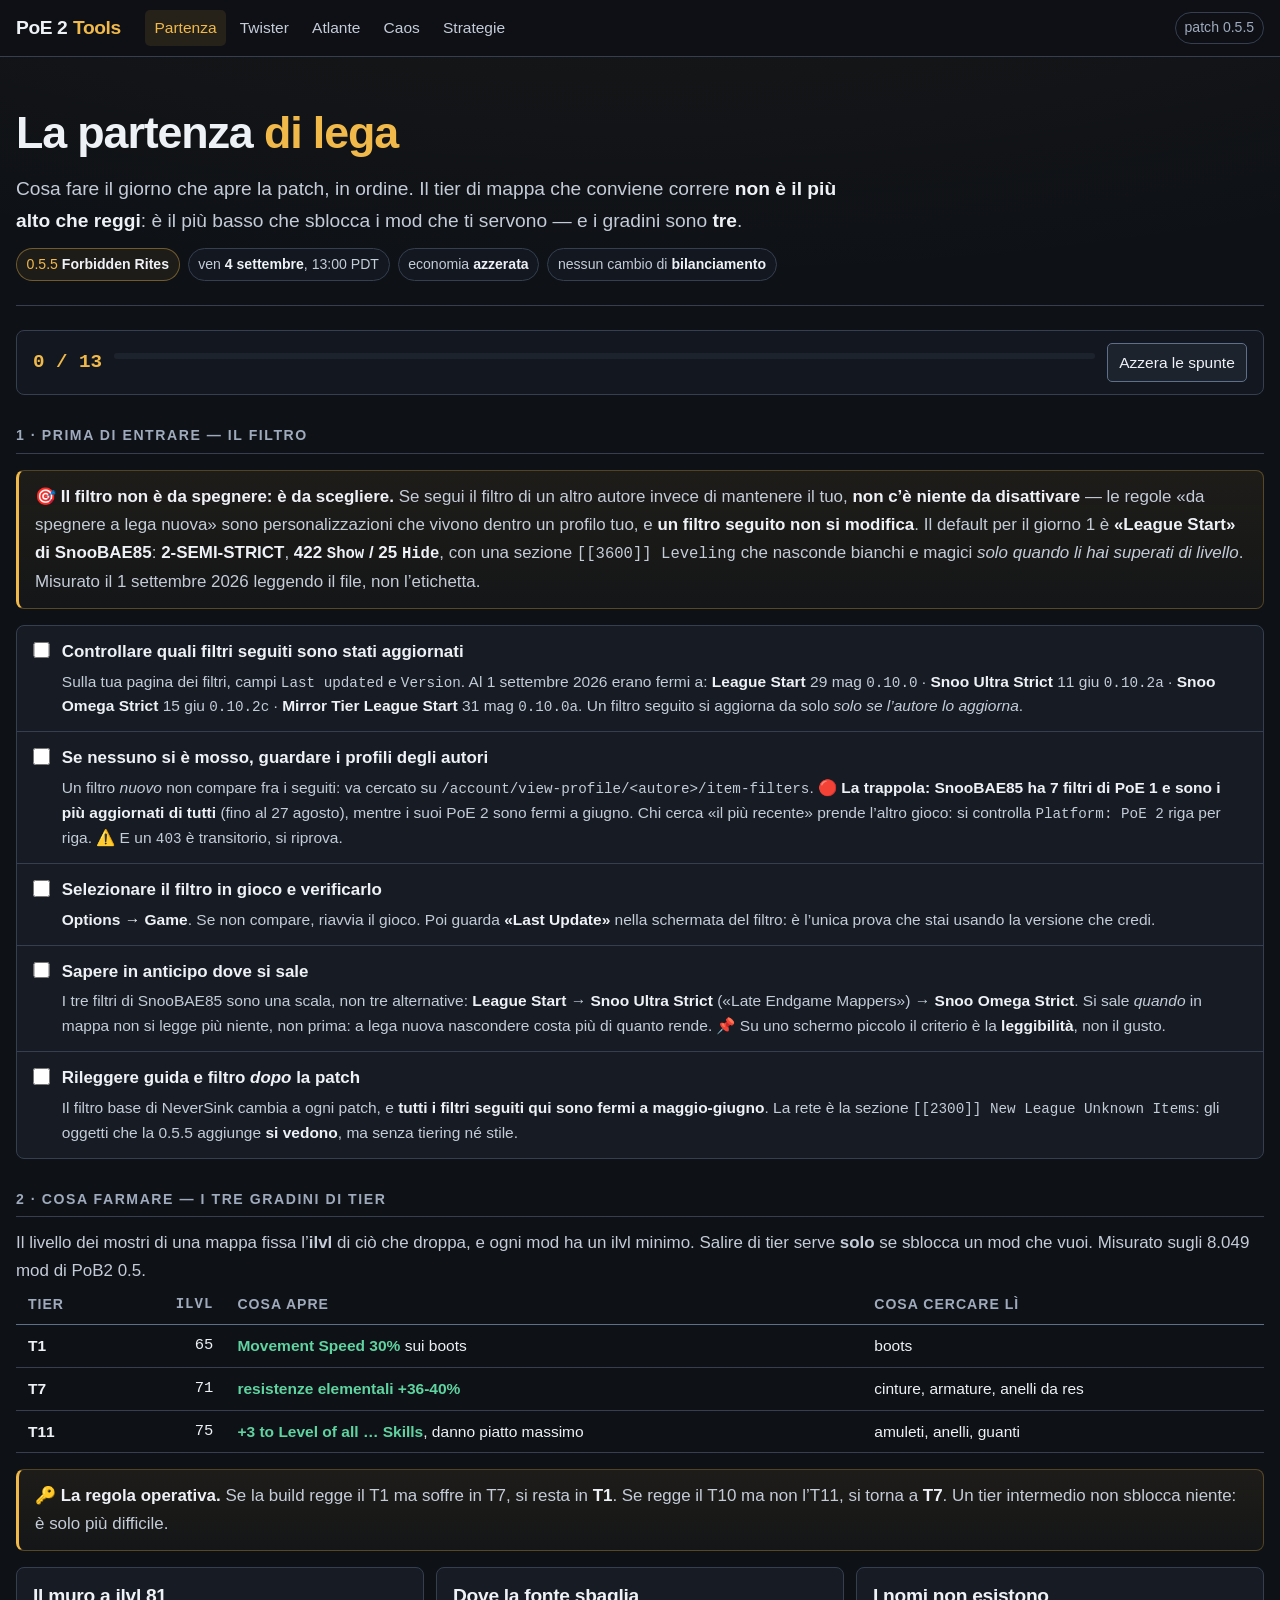
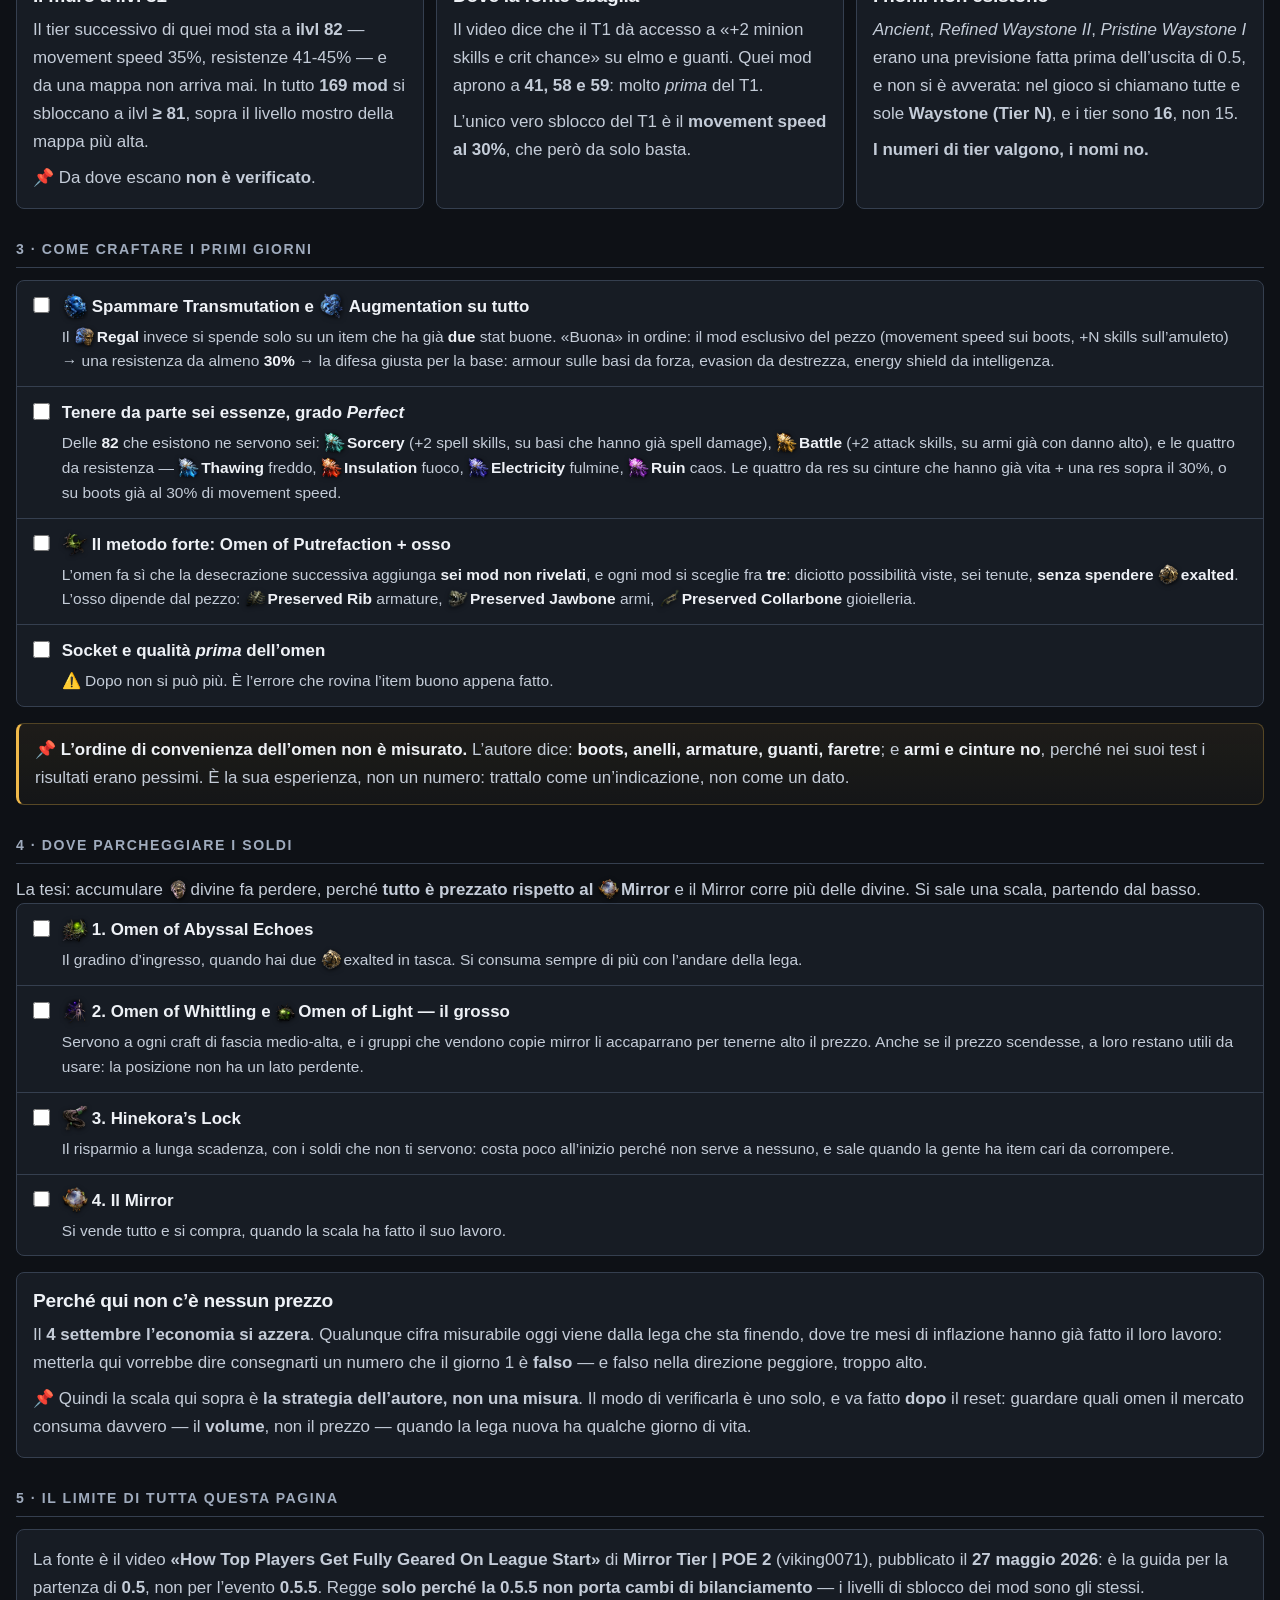
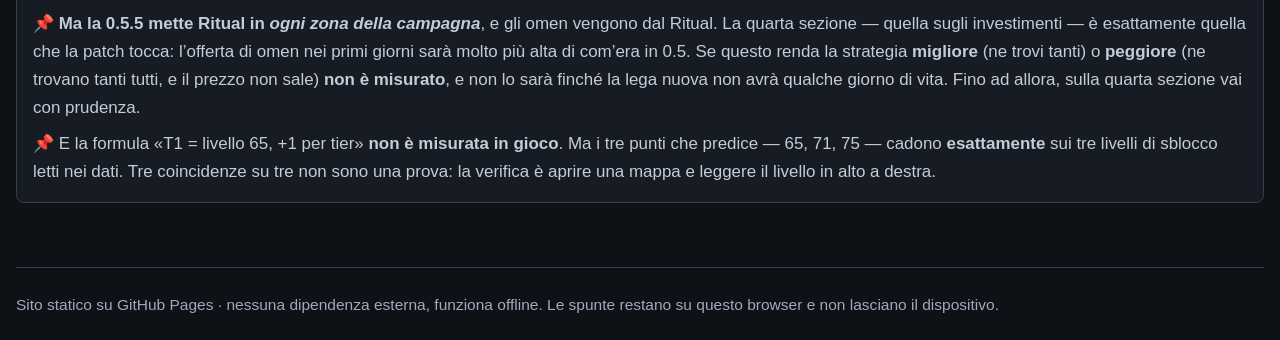
<file: partenza/index.html>
<!doctype html>
<html lang="it">
<head>
<meta charset="utf-8">
<meta name="viewport" content="width=device-width, initial-scale=1">
<title>Partenza di lega — cosa fare il giorno della patch | PoE 2 Tools</title>
<meta name="description" content="La checklist del giorno della patch per Path of Exile 2: quali regole del filtro spegnere, quale tier di mappa correre (T1, T7, T11 e perché), come craftare i primi giorni, dove parcheggiare la valuta. Ogni numero misurato sui dati dei mod di PoB2 e sull'API di poe.ninja.">
<link rel="stylesheet" href="../stile.css">
<link rel="icon" href="../favicon.svg" type="image/svg+xml">
<style>
  .testata{padding:var(--s7) 0 var(--s5)}
  .testata h1{font-size:clamp(1.9rem,4.5vw,2.8rem);letter-spacing:-.025em;margin-bottom:var(--s3)}
  .testata h1 span{color:var(--gold)}
  .testata .sub{color:var(--muted);font-size:var(--t-md);max-width:52rem}

  /* La barra di avanzamento della checklist. Sta qui e non in stile.css
     perche' finche' e' l'unica pagina con delle spunte non serve a nessun'altra. */
  .avanzamento{
    display:flex;align-items:center;gap:var(--s3);flex-wrap:wrap;
    margin:var(--s4) 0;padding:var(--s3) var(--s4);
    background:var(--panel2);border:1px solid var(--line);border-radius:var(--r);
  }
  .avanzamento .conta{font-family:var(--mono);font-size:var(--t-md);color:var(--gold);font-weight:650}
  .avanzamento .barra{flex:1;min-width:8rem;height:6px;background:var(--panel-alto);border-radius:var(--r-full);overflow:hidden}
  .avanzamento .barra i{display:block;height:100%;width:0;background:var(--gold);transition:width .18s}

  /* 🔴 La spunta e' un <label> attorno a un <input>, non un div con onclick:
     senza JS resta un controllo vero, spuntabile e raggiungibile da tastiera.
     Lo script aggiunge solo il *ricordo* della spunta, non la spunta. */
  .passo{
    display:flex;gap:var(--s3);align-items:flex-start;
    padding:var(--s3) var(--s4);border-bottom:1px solid var(--line);cursor:pointer;
  }
  .passo:last-child{border-bottom:0}
  .passo:hover{background:var(--panel2)}
  .passo input{margin:.25rem 0 0;width:1.05rem;height:1.05rem;accent-color:var(--gold);flex:none}
  .passo .testo{flex:1}
  .passo .testo b{color:var(--text)}
  .passo .testo .nota{display:block;margin-top:var(--s1);font-size:var(--t-sm);color:var(--muted)}
  .passo input:checked ~ .testo{color:var(--label)}
  .passo input:checked ~ .testo b{color:var(--label);text-decoration:line-through}

  /* Icone degli item. Scaricate e committate in img/, come sull'altro sito:
     la regola "zero dipendenze esterne" vale anche per un PNG da 8 KB, e una
     pagina che a schermo nero mostra quindici quadrati rotti e' una pagina
     rotta. L'alt e' vuoto di proposito: il nome dell'item sta scritto accanto,
     e uno screen reader che lo legge due volte e' peggio di uno che lo legge
     una volta sola. */
  .ico{width:21px;height:21px;object-fit:contain;vertical-align:-.32em;
       margin-right:.12rem;filter:drop-shadow(0 1px 2px rgba(0,0,0,.6))}
  .ico.g{width:26px;height:26px;vertical-align:-.42em;margin-right:.25rem}

  .griglia2{display:grid;gap:var(--s3);grid-template-columns:repeat(auto-fit,minmax(19rem,1fr))}
  .card h3{font-size:var(--t-md);margin-bottom:var(--s2)}
  .card p{color:var(--muted);margin-bottom:var(--s2)}
  .card p:last-child{margin-bottom:0}
  .card ul{margin:var(--s2) 0 0 var(--s4);color:var(--muted)}
  .card li{margin-bottom:var(--s1)}
  table{width:100%;border-collapse:collapse}
</style>
</head>
<body>

<nav class="nav">
  <div class="nav-in">
    <a class="marchio" href="../index.html">PoE 2 <span>Tools</span></a>
    <div class="nav-link">
      <a href="./" aria-current="page">Partenza</a>
      <a href="../twister/">Twister</a>
      <a href="../atlas/">Atlante</a>
      <a href="../caos/">Caos</a>
      <a href="../strategie/">Strategie</a>
    </div>
    <span class="nav-patch">patch 0.5.5</span>
  </div>
</nav>

<div class="wrap">

  <header class="testata">
    <h1>La partenza <span>di lega</span></h1>
    <p class="sub">Cosa fare il giorno che apre la patch, in ordine. Il tier di mappa che conviene correre <b>non &egrave; il pi&ugrave; alto che reggi</b>: &egrave; il pi&ugrave; basso che sblocca i mod che ti servono — e i gradini sono <b>tre</b>.</p>
    <div class="badges">
      <span class="badge oro">0.5.5 <b>Forbidden Rites</b></span>
      <span class="badge">ven <b>4 settembre</b>, 13:00 PDT</span>
      <span class="badge">economia <b>azzerata</b></span>
      <span class="badge">nessun cambio di <b>bilanciamento</b></span>
    </div>
  </header>

  <div class="avanzamento">
    <span class="conta" id="conta">0 / 13</span>
    <span class="barra"><i id="barra"></i></span>
    <button type="button" id="azzera">Azzera le spunte</button>
  </div>

  <h2 class="sec">1 &middot; Prima di entrare &mdash; il filtro</h2>

  <div class="avviso">
    🎯 <b>Il filtro non &egrave; da spegnere: &egrave; da scegliere.</b> Se segui il filtro di un
    altro autore invece di mantenere il tuo, <b>non c&rsquo;&egrave; niente da disattivare</b> &mdash;
    le regole &laquo;da spegnere a lega nuova&raquo; sono personalizzazioni che vivono
    dentro un profilo tuo, e <b>un filtro seguito non si modifica</b>.
    Il default per il giorno 1 &egrave; <b>&laquo;League Start&raquo; di SnooBAE85</b>:
    <b>2-SEMI-STRICT</b>, <b>422 <code>Show</code> / 25 <code>Hide</code></b>, con una sezione
    <code>[[3600]] Leveling</code> che nasconde bianchi e magici <i>solo quando li hai
    superati di livello</i>. Misurato il 1 settembre 2026 leggendo il file, non l&rsquo;etichetta.
  </div>

  <div class="card" style="padding:0">
    <label class="passo"><input type="checkbox" data-id="filtro-date"><span class="testo"><b>Controllare quali filtri seguiti sono stati aggiornati</b><span class="nota">Sulla tua pagina dei filtri, campi <code>Last updated</code> e <code>Version</code>. Al 1 settembre 2026 erano fermi a: <b>League Start</b> 29 mag <code>0.10.0</code> &middot; <b>Snoo Ultra Strict</b> 11 giu <code>0.10.2a</code> &middot; <b>Snoo Omega Strict</b> 15 giu <code>0.10.2c</code> &middot; <b>Mirror Tier League Start</b> 31 mag <code>0.10.0a</code>. Un filtro seguito si aggiorna da solo <i>solo se l&rsquo;autore lo aggiorna</i>.</span></span></label>
    <label class="passo"><input type="checkbox" data-id="filtro-autori"><span class="testo"><b>Se nessuno si &egrave; mosso, guardare i profili degli autori</b><span class="nota">Un filtro <i>nuovo</i> non compare fra i seguiti: va cercato su <code>/account/view-profile/&lt;autore&gt;/item-filters</code>. 🔴 <b>La trappola: SnooBAE85 ha 7 filtri di PoE 1 e sono i pi&ugrave; aggiornati di tutti</b> (fino al 27 agosto), mentre i suoi PoE 2 sono fermi a giugno. Chi cerca &laquo;il pi&ugrave; recente&raquo; prende l&rsquo;altro gioco: si controlla <code>Platform: PoE 2</code> riga per riga. ⚠️ E un <code>403</code> &egrave; transitorio, si riprova.</span></span></label>
    <label class="passo"><input type="checkbox" data-id="filtro-seleziona"><span class="testo"><b>Selezionare il filtro in gioco e verificarlo</b><span class="nota"><b>Options &rarr; Game</b>. Se non compare, riavvia il gioco. Poi guarda <b>&laquo;Last Update&raquo;</b> nella schermata del filtro: &egrave; l&rsquo;unica prova che stai usando la versione che credi.</span></span></label>
    <label class="passo"><input type="checkbox" data-id="filtro-scala"><span class="testo"><b>Sapere in anticipo dove si sale</b><span class="nota">I tre filtri di SnooBAE85 sono una scala, non tre alternative: <b>League Start</b> &rarr; <b>Snoo Ultra Strict</b> (&laquo;Late Endgame Mappers&raquo;) &rarr; <b>Snoo Omega Strict</b>. Si sale <i>quando</i> in mappa non si legge pi&ugrave; niente, non prima: a lega nuova nascondere costa pi&ugrave; di quanto rende. 📌 Su uno schermo piccolo il criterio &egrave; la <b>leggibilit&agrave;</b>, non il gusto.</span></span></label>
    <label class="passo"><input type="checkbox" data-id="filtro-rileggi"><span class="testo"><b>Rileggere guida e filtro <i>dopo</i> la patch</b><span class="nota">Il filtro base di NeverSink cambia a ogni patch, e <b>tutti i filtri seguiti qui sono fermi a maggio-giugno</b>. La rete &egrave; la sezione <code>[[2300]] New League Unknown Items</code>: gli oggetti che la 0.5.5 aggiunge <b>si vedono</b>, ma senza tiering n&eacute; stile.</span></span></label>
  </div>

  <h2 class="sec">2 · Cosa farmare — i tre gradini di tier</h2>

  <p class="muto">Il livello dei mostri di una mappa fissa l&rsquo;<b>ilvl</b> di ci&ograve; che droppa, e ogni mod ha un ilvl minimo. Salire di tier serve <b>solo</b> se sblocca un mod che vuoi. Misurato sugli 8.049 mod di PoB2 0.5.</p>

  <div class="scorri-x">
  <table class="tabella">
    <thead><tr><th>tier</th><th class="n">ilvl</th><th>cosa apre</th><th>cosa cercare l&igrave;</th></tr></thead>
    <tbody>
      <tr><td><b>T1</b></td><td class="n">65</td><td><b class="val">Movement Speed 30%</b> sui boots</td><td>boots</td></tr>
      <tr><td><b>T7</b></td><td class="n">71</td><td><b class="val">resistenze elementali +36-40%</b></td><td>cinture, armature, anelli da res</td></tr>
      <tr><td><b>T11</b></td><td class="n">75</td><td><b class="val">+3 to Level of all &hellip; Skills</b>, danno piatto massimo</td><td>amuleti, anelli, guanti</td></tr>
    </tbody>
  </table>
  </div>

  <div class="avviso">
    🔑 <b>La regola operativa.</b> Se la build regge il T1 ma soffre in T7, si resta in <b>T1</b>. Se regge il T10 ma non l&rsquo;T11, si torna a <b>T7</b>. Un tier intermedio non sblocca niente: &egrave; solo pi&ugrave; difficile.
  </div>

  <div class="griglia2">
    <div class="card">
      <h3>Il muro a ilvl 81</h3>
      <p>Il tier successivo di quei mod sta a <b>ilvl 82</b> — movement speed 35%, resistenze 41-45% — e da una mappa non arriva mai. In tutto <b>169 mod</b> si sbloccano a ilvl <b>&ge; 81</b>, sopra il livello mostro della mappa pi&ugrave; alta.</p>
      <p>📌 Da dove escano <b>non &egrave; verificato</b>.</p>
    </div>
    <div class="card">
      <h3>Dove la fonte sbaglia</h3>
      <p>Il video dice che il T1 d&agrave; accesso a &laquo;+2 minion skills e crit chance&raquo; su elmo e guanti. Quei mod aprono a <b>41, 58 e 59</b>: molto <i>prima</i> del T1.</p>
      <p>L&rsquo;unico vero sblocco del T1 &egrave; il <b>movement speed al 30%</b>, che per&ograve; da solo basta.</p>
    </div>
    <div class="card">
      <h3>I nomi non esistono</h3>
      <p><i>Ancient</i>, <i>Refined Waystone II</i>, <i>Pristine Waystone I</i> erano una previsione fatta prima dell&rsquo;uscita di 0.5, e non si &egrave; avverata: nel gioco si chiamano tutte e sole <b>Waystone (Tier N)</b>, e i tier sono <b>16</b>, non 15.</p>
      <p><b>I numeri di tier valgono, i nomi no.</b></p>
    </div>
  </div>

  <h2 class="sec">3 · Come craftare i primi giorni</h2>

  <div class="card" style="padding:0">
    <label class="passo"><input type="checkbox" data-id="craft-blu"><span class="testo"><b><img class="ico g" src="img/orb-of-transmutation.png" alt="" loading="lazy">Spammare Transmutation e <img class="ico g" src="img/orb-of-augmentation.png" alt="" loading="lazy">Augmentation su tutto</b><span class="nota">Il <img class="ico" src="img/regal-orb.png" alt="" loading="lazy"><b>Regal</b> invece si spende solo su un item che ha gi&agrave; <b>due</b> stat buone. &laquo;Buona&raquo; in ordine: il mod esclusivo del pezzo (movement speed sui boots, +N skills sull&rsquo;amuleto) &rarr; una resistenza da almeno <b>30%</b> &rarr; la difesa giusta per la base: armour sulle basi da forza, evasion da destrezza, energy shield da intelligenza.</span></span></label>
    <label class="passo"><input type="checkbox" data-id="craft-essenze"><span class="testo"><b>Tenere da parte sei essenze, grado <i>Perfect</i></b><span class="nota">Delle <b>82</b> che esistono ne servono sei: <img class="ico" src="img/perfect-essence-of-sorcery.png" alt="" loading="lazy"><b>Sorcery</b> (+2 spell skills, su basi che hanno gi&agrave; spell damage), <img class="ico" src="img/perfect-essence-of-battle.png" alt="" loading="lazy"><b>Battle</b> (+2 attack skills, su armi gi&agrave; con danno alto), e le quattro da resistenza — <img class="ico" src="img/perfect-essence-of-thawing.png" alt="" loading="lazy"><b>Thawing</b> freddo, <img class="ico" src="img/perfect-essence-of-insulation.png" alt="" loading="lazy"><b>Insulation</b> fuoco, <img class="ico" src="img/perfect-essence-of-electricity.png" alt="" loading="lazy"><b>Electricity</b> fulmine, <img class="ico" src="img/perfect-essence-of-ruin.png" alt="" loading="lazy"><b>Ruin</b> caos. Le quattro da res su cinture che hanno gi&agrave; vita + una res sopra il 30%, o su boots gi&agrave; al 30% di movement speed.</span></span></label>
    <label class="passo"><input type="checkbox" data-id="craft-omen"><span class="testo"><b><img class="ico g" src="img/omen-of-putrefaction.png" alt="" loading="lazy">Il metodo forte: Omen of Putrefaction + osso</b><span class="nota">L&rsquo;omen fa s&igrave; che la desecrazione successiva aggiunga <b>sei mod non rivelati</b>, e ogni mod si sceglie fra <b>tre</b>: diciotto possibilit&agrave; viste, sei tenute, <b>senza spendere <img class="ico" src="img/exalted-orb.png" alt="" loading="lazy">exalted</b>. L&rsquo;osso dipende dal pezzo: <img class="ico" src="img/preserved-rib.png" alt="" loading="lazy"><b>Preserved Rib</b> armature, <img class="ico" src="img/preserved-jawbone.png" alt="" loading="lazy"><b>Preserved Jawbone</b> armi, <img class="ico" src="img/preserved-collarbone.png" alt="" loading="lazy"><b>Preserved Collarbone</b> gioielleria.</span></span></label>
    <label class="passo"><input type="checkbox" data-id="craft-socket"><span class="testo"><b>Socket e qualit&agrave; <i>prima</i> dell&rsquo;omen</b><span class="nota">⚠️ Dopo non si pu&ograve; pi&ugrave;. &Egrave; l&rsquo;errore che rovina l&rsquo;item buono appena fatto.</span></span></label>
  </div>

  <div class="avviso">
    📌 <b>L&rsquo;ordine di convenienza dell&rsquo;omen non &egrave; misurato.</b> L&rsquo;autore dice: <b>boots, anelli, armature, guanti, faretre</b>; e <b>armi e cinture no</b>, perch&eacute; nei suoi test i risultati erano pessimi. &Egrave; la sua esperienza, non un numero: trattalo come un&rsquo;indicazione, non come un dato.
  </div>

  <h2 class="sec">4 · Dove parcheggiare i soldi</h2>

  <p class="muto">La tesi: accumulare <img class="ico" src="img/divine-orb.png" alt="" loading="lazy">divine fa perdere, perch&eacute; <b>tutto &egrave; prezzato rispetto al <img class="ico" src="img/mirror-of-kalandra.png" alt="" loading="lazy">Mirror</b> e il Mirror corre pi&ugrave; delle divine. Si sale una scala, partendo dal basso.</p>

  <div class="card" style="padding:0">
    <label class="passo"><input type="checkbox" data-id="inv-abissale"><span class="testo"><img class="ico g" src="img/omen-of-abyssal-echoes.png" alt="" loading="lazy"><b>1. Omen of Abyssal Echoes</b><span class="nota">Il gradino d&rsquo;ingresso, quando hai due <img class="ico" src="img/exalted-orb.png" alt="" loading="lazy">exalted in tasca. Si consuma sempre di pi&ugrave; con l&rsquo;andare della lega.</span></span></label>
    <label class="passo"><input type="checkbox" data-id="inv-whittling"><span class="testo"><img class="ico g" src="img/omen-of-whittling.png" alt="" loading="lazy"><b>2. Omen of Whittling e <img class="ico" src="img/omen-of-light.png" alt="" loading="lazy">Omen of Light &mdash; il grosso</b><span class="nota">Servono a ogni craft di fascia medio-alta, e i gruppi che vendono copie mirror li accaparrano per tenerne alto il prezzo. Anche se il prezzo scendesse, a loro restano utili da usare: la posizione non ha un lato perdente.</span></span></label>
    <label class="passo"><input type="checkbox" data-id="inv-hinekora"><span class="testo"><img class="ico g" src="img/hinekoras-lock.png" alt="" loading="lazy"><b>3. Hinekora&rsquo;s Lock</b><span class="nota">Il risparmio a lunga scadenza, con i soldi che non ti servono: costa poco all&rsquo;inizio perch&eacute; non serve a nessuno, e sale quando la gente ha item cari da corrompere.</span></span></label>
    <label class="passo"><input type="checkbox" data-id="inv-mirror"><span class="testo"><img class="ico g" src="img/mirror-of-kalandra.png" alt="" loading="lazy"><b>4. Il Mirror</b><span class="nota">Si vende tutto e si compra, quando la scala ha fatto il suo lavoro.</span></span></label>
  </div>

  <div class="card" style="margin-top:var(--s4)">
    <h3>Perch&eacute; qui non c&rsquo;&egrave; nessun prezzo</h3>
    <p>Il <b>4 settembre l&rsquo;economia si azzera</b>. Qualunque cifra misurabile oggi viene dalla lega che sta finendo, dove tre mesi di inflazione hanno gi&agrave; fatto il loro lavoro: metterla qui vorrebbe dire consegnarti un numero che il giorno 1 &egrave; <b>falso</b> &mdash; e falso nella direzione peggiore, troppo alto.</p>
    <p>📌 Quindi la scala qui sopra &egrave; <b>la strategia dell&rsquo;autore, non una misura</b>. Il modo di verificarla &egrave; uno solo, e va fatto <b>dopo</b> il reset: guardare quali omen il mercato consuma davvero &mdash; il <b>volume</b>, non il prezzo &mdash; quando la lega nuova ha qualche giorno di vita.</p>
  </div>

  <h2 class="sec">5 · Il limite di tutta questa pagina</h2>

  <div class="card">
    <p>La fonte &egrave; il video <b>&laquo;How Top Players Get Fully Geared On League Start&raquo;</b> di <b>Mirror Tier | POE 2</b> (viking0071), pubblicato il <b>27 maggio 2026</b>: &egrave; la guida per la partenza di <b>0.5</b>, non per l&rsquo;evento <b>0.5.5</b>. Regge <b>solo perch&eacute; la 0.5.5 non porta cambi di bilanciamento</b> — i livelli di sblocco dei mod sono gli stessi.</p>
    <p>📌 <b>Ma la 0.5.5 mette Ritual in <i>ogni zona della campagna</i></b>, e gli omen vengono dal Ritual. La quarta sezione &mdash; quella sugli investimenti &mdash; &egrave; esattamente quella che la patch tocca: l&rsquo;offerta di omen nei primi giorni sar&agrave; molto pi&ugrave; alta di com&rsquo;era in 0.5. Se questo renda la strategia <b>migliore</b> (ne trovi tanti) o <b>peggiore</b> (ne trovano tanti tutti, e il prezzo non sale) <b>non &egrave; misurato</b>, e non lo sar&agrave; finch&eacute; la lega nuova non avr&agrave; qualche giorno di vita. Fino ad allora, sulla quarta sezione vai con prudenza.</p>
    <p>📌 E la formula &laquo;T1 = livello 65, +1 per tier&raquo; <b>non &egrave; misurata in gioco</b>. Ma i tre punti che predice — 65, 71, 75 — cadono <b>esattamente</b> sui tre livelli di sblocco letti nei dati. Tre coincidenze su tre non sono una prova: la verifica &egrave; aprire una mappa e leggere il livello in alto a destra.</p>
  </div>

  <footer class="pie">
    Sito statico su GitHub Pages &middot; nessuna dipendenza esterna, funziona offline.
    Le spunte restano su questo browser e non lasciano il dispositivo.
  </footer>

</div>

<script src="../menu.js" defer></script>
<script>
/**
 * Le spunte della checklist, ricordate fra una visita e l'altra.
 *
 * 🔴 Lo script aggiunge il *ricordo* della spunta, non la spunta: senza JS le
 * caselle restano controlli veri, cliccabili e raggiungibili da tastiera — si
 * perde solo la memoria fra due aperture. Per questo non c'e' niente da
 * abilitare all'avvio.
 *
 * ⚠️ Ogni accesso a localStorage sta in un try/catch: in navigazione privata,
 * o con i dati dei siti bloccati, la sola *lettura* solleva. Una checklist che
 * si rompe per non aver potuto ricordare sarebbe peggio di una che non ricorda.
 */
(() => {
  const CHIAVE = "poe2-partenza-spunte";
  const caselle = [...document.querySelectorAll(".passo input[type=checkbox]")];
  const conta = document.getElementById("conta");
  const barra = document.getElementById("barra");

  const leggi = () => {
    try { return JSON.parse(localStorage.getItem(CHIAVE) || "{}"); }
    catch { return {}; }
  };
  const scrivi = (stato) => {
    try { localStorage.setItem(CHIAVE, JSON.stringify(stato)); } catch { /* pazienza */ }
  };

  const aggiorna = () => {
    const fatte = caselle.filter((c) => c.checked).length;
    conta.textContent = `${fatte} / ${caselle.length}`;
    barra.style.width = (fatte / caselle.length * 100) + "%";
  };

  const stato = leggi();
  for (const c of caselle) {
    if (stato[c.dataset.id]) c.checked = true;
    c.addEventListener("change", () => {
      const s = leggi();
      if (c.checked) s[c.dataset.id] = 1; else delete s[c.dataset.id];
      scrivi(s);
      aggiorna();
    });
  }

  document.getElementById("azzera").addEventListener("click", () => {
    for (const c of caselle) c.checked = false;
    scrivi({});
    aggiorna();
  });

  aggiorna();
})();
</script>
</body>
</html>
</file>
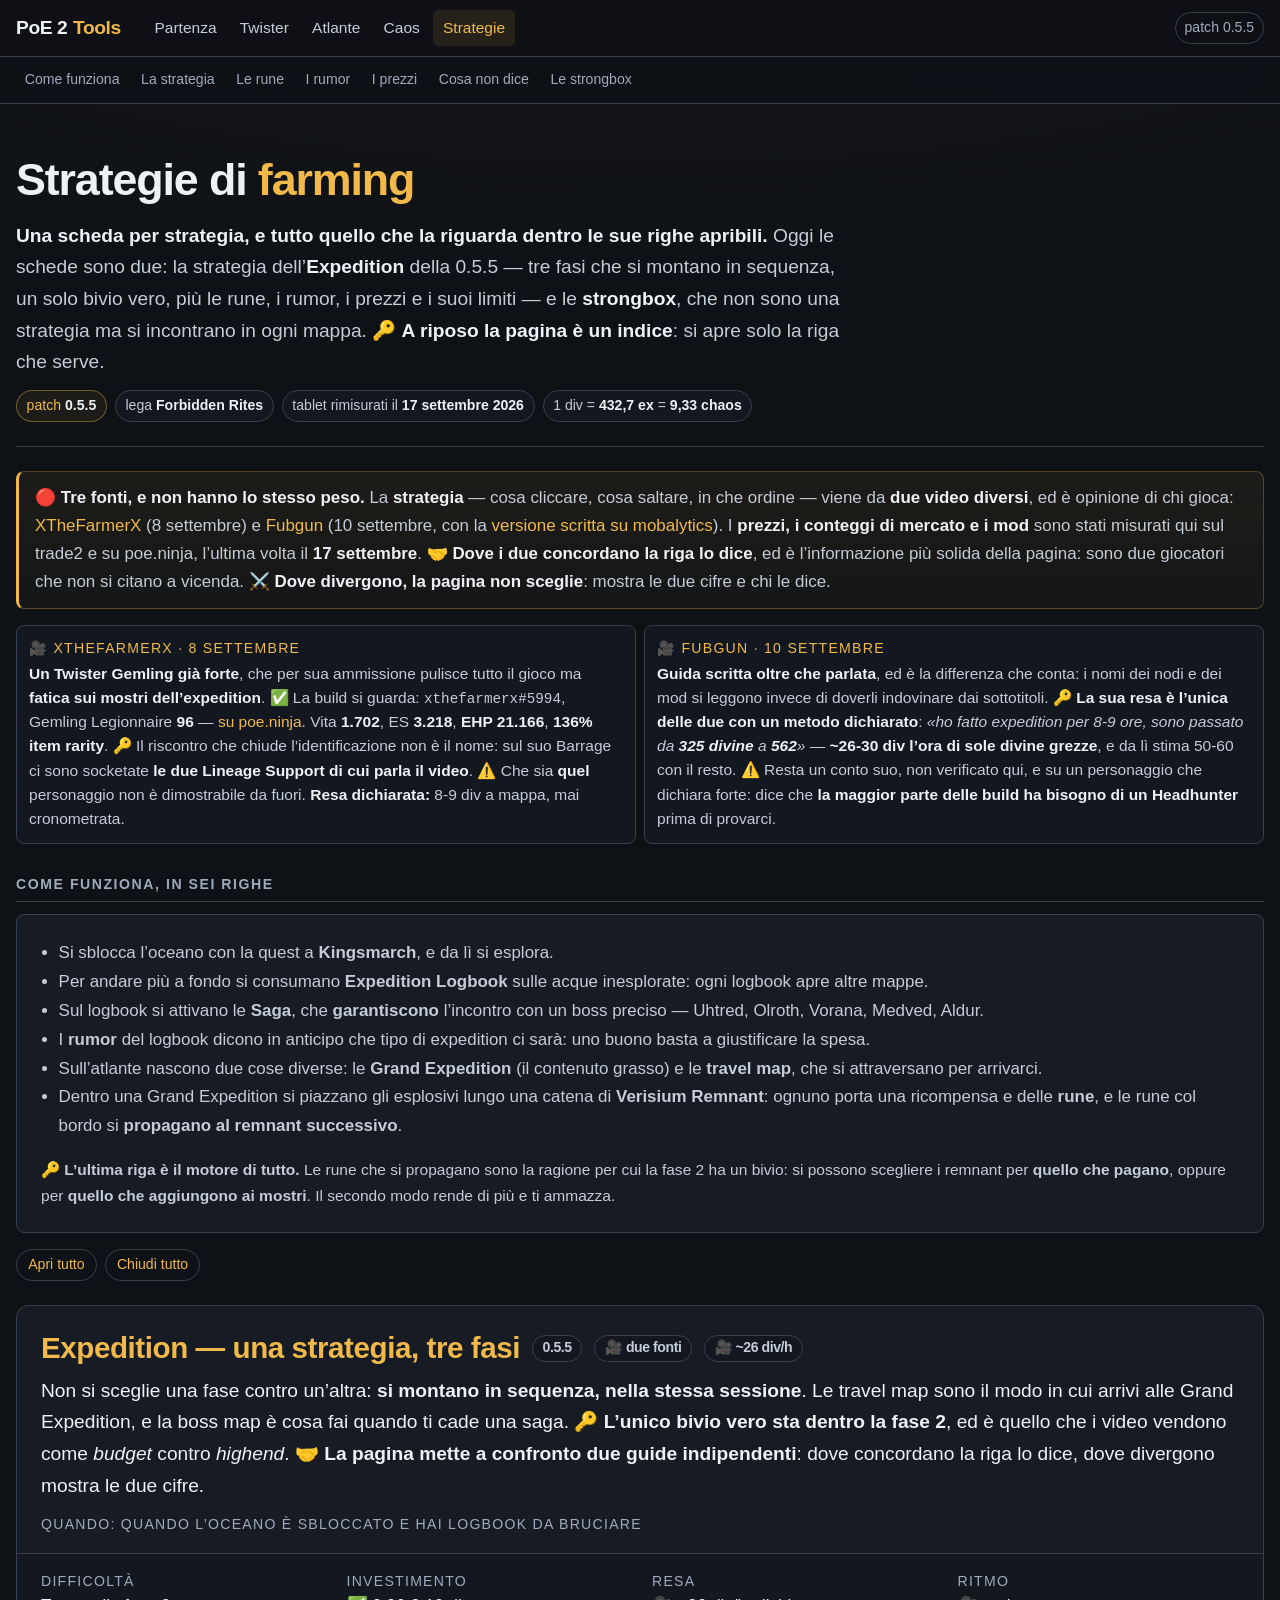
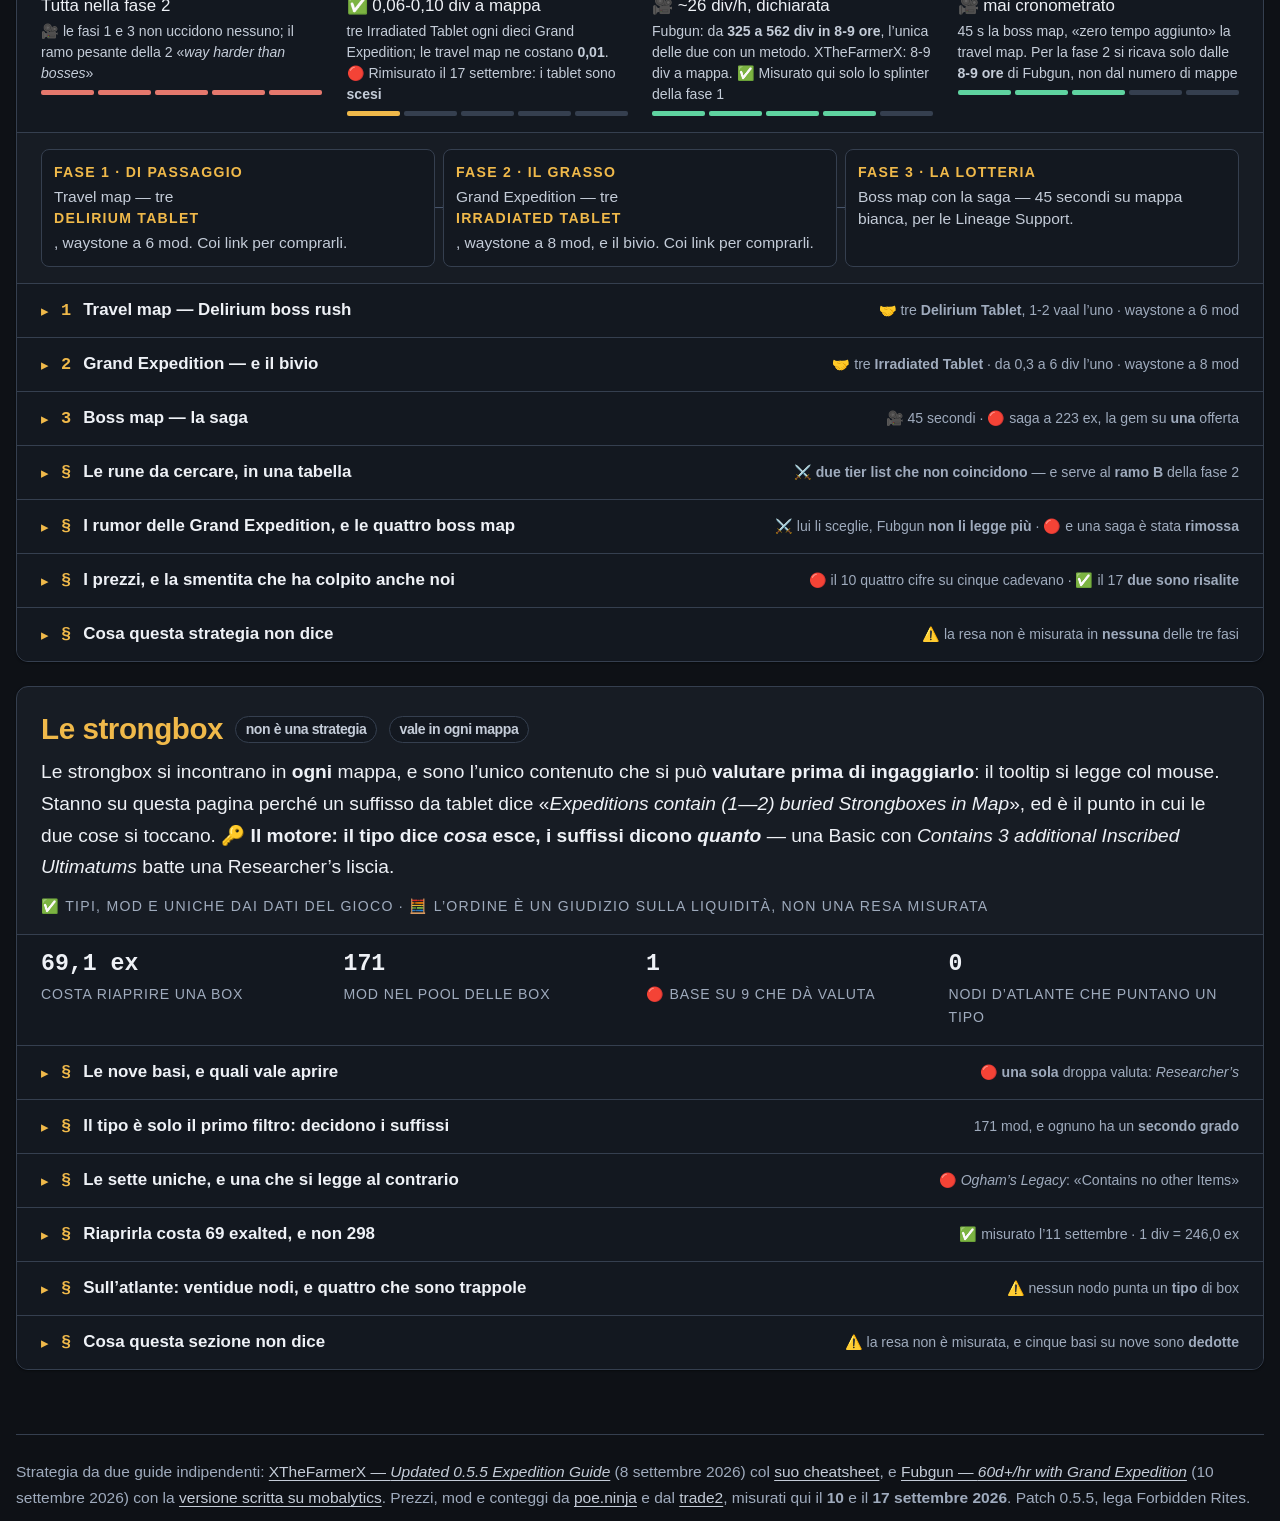
<file: strategie/index.html>
<!doctype html>
<html lang="it">
<head>
<meta charset="utf-8">
<meta name="viewport" content="width=device-width, initial-scale=1">
<title>Strategie di farming &mdash; Expedition 0.5.5 | PoE 2 Tools</title>
<meta name="description" content="Farmare l'Expedition nella 0.5.5 di Path of Exile 2, confrontando le guide di XTheFarmerX e Fubgun: cosa fare passo per passo, quali tre tablet e quale waystone per ognuna delle due tipologie di mappa, coi link d'acquisto collaudati e i prezzi del 17 settembre 2026.">
<link rel="stylesheet" href="../stile.css">
<link rel="icon" href="../favicon.svg" type="image/svg+xml">
<style>
  .testata{padding:var(--s7) 0 var(--s5)}
  .testata h1{font-size:clamp(1.9rem,4.5vw,2.8rem);letter-spacing:-.025em;margin-bottom:var(--s3)}
  .testata h1 span{color:var(--gold)}
  .testata .sub{color:var(--muted);font-size:var(--t-md);max-width:52rem}

  /* La legenda delle fonti: come su /caos/, perche' anche qui la pagina mescola
     opinione dichiarata e misura, e la riga da sola non basta a distinguerle. */
  .legenda{display:grid;gap:var(--s2);grid-template-columns:repeat(auto-fit,minmax(min(16rem,100%),1fr));
           margin:var(--s4) 0 var(--s6)}
  .legenda div{display:flex;gap:var(--s2);align-items:flex-start;font-size:var(--t-sm);
               color:var(--muted);padding:var(--s2) var(--s3);
               background:var(--panel2);border:1px solid var(--line);border-radius:var(--r)}
  .legenda b{color:var(--text);font-weight:600}
  .legenda .s{flex:none;font-size:1.05rem;line-height:1.4}

  /* ---- la scheda strategia ----
     🔴 UNA scheda per strategia, e dentro le sue fasi. La prima versione di
     questa pagina ne aveva quattro affiancate — travel map, due varianti di
     Grand Expedition, boss map — ma quelle non sono alternative fra cui
     scegliere: sono i pezzi della stessa sessione. Quattro schede identiche
     dicono «scegline una», ed era la cosa sbagliata da dire. L'unico vero
     bivio sta dentro la fase 2, e ha il suo blocco apposta. */
  .strat{background:var(--panel);border:1px solid var(--line);border-radius:var(--r-lg);
         margin:var(--s5) 0;overflow:hidden;box-shadow:var(--ombra)}
  .strat > header{padding:var(--s5) var(--s5) var(--s4)}
  .strat h2{margin:0 0 var(--s2);font-size:var(--t-xl);color:var(--gold);display:flex;
            align-items:center;gap:var(--s3);flex-wrap:wrap;line-height:1.25}
  .strat .sommario{margin:0;color:var(--text);font-size:var(--t-md)}
  .strat .quando{margin:var(--s3) 0 0;font-size:var(--t-xs);color:var(--label);
                 text-transform:uppercase;letter-spacing:.09em}

  .misure{display:grid;gap:var(--s4) var(--s5);grid-template-columns:repeat(4,1fr);
          padding:var(--s4) var(--s5);
          border-top:1px solid var(--line);border-bottom:1px solid var(--line);
          background:var(--panel2)}
  .misura .et{font-size:var(--t-xs);color:var(--label);text-transform:uppercase;letter-spacing:.09em}
  .misura .val{font-size:var(--t-base);margin:.15rem 0 .4rem;line-height:1.35}
  .misura .val small{display:block;font-size:var(--t-xs);color:var(--muted);
                     font-weight:400;line-height:1.5;margin-top:.15rem}
  .tacche{display:flex;gap:4px}
  .tacche i{flex:1;height:5px;border-radius:2px;background:var(--line)}
  .tacche i.on{background:var(--gold)}
  .tacche.rischio i.on{background:var(--bad)}
  .tacche.resa i.on{background:var(--good)}

  /* Il ciclo: dice che le fasi si compongono, non che si scelgono. La freccia
     e' un ::after cosi' l'ultima non ce l'ha e non serve markup in piu'. */
  .ciclo{display:flex;flex-wrap:wrap;gap:var(--s2);align-items:stretch;
         padding:var(--s4) var(--s5);border-bottom:1px solid var(--line)}
  .ciclo a{flex:1 1 14rem;display:block;padding:var(--s3);border-radius:var(--r);
           background:var(--panel2);border:1px solid var(--line);position:relative;
           color:var(--muted);font-size:var(--t-sm);line-height:1.45}
  .ciclo a:hover{border-color:var(--line2);background:var(--panel-alto)}
  .ciclo a b{display:block;color:var(--gold);font-size:var(--t-xs);
             text-transform:uppercase;letter-spacing:.09em;margin-bottom:.2rem}
  .ciclo a:not(:last-child)::after{content:"\2192";position:absolute;right:-.95rem;top:50%;
                                   transform:translateY(-50%);color:var(--line2);font-size:1.1rem}
  @media(max-width:760px){.ciclo a::after{display:none!important}}

  /* Le fasi dentro la scheda: accordion annidato, quindi la riga e' piu' sobria
     di quella di stile.css — se fosse gold pieno come la scheda, tre righe di
     seguito sembrerebbero tre schede, che e' il difetto che sto togliendo. */
  .fase{border-bottom:1px solid var(--line)}
  .fase:last-of-type{border-bottom:0}
  .fase > summary{list-style:none;cursor:pointer;padding:var(--s3) var(--s5);
                  display:flex;align-items:baseline;gap:var(--s3);flex-wrap:wrap;
                  background:var(--panel2)}
  .fase > summary::-webkit-details-marker{display:none}
  .fase > summary:hover{background:var(--panel-alto)}
  .fase > summary::before{content:"\25b8";color:var(--gold);font-size:.9em;
                          transition:transform .12s;align-self:center}
  .fase[open] > summary::before{transform:rotate(90deg)}
  .fase > summary .n{font-family:var(--mono);color:var(--gold);font-weight:700}
  .fase > summary .t{color:var(--text);font-weight:600}
  .fase > summary .d{color:var(--label);font-size:var(--t-xs);margin-left:auto}
  @media(max-width:620px){.fase > summary .d{margin-left:0;flex-basis:100%}}

  .corpo{display:grid;gap:var(--s5);grid-template-columns:1.55fr 1fr;
         padding:var(--s5)}
  /* Le file che non sono fasi — rune, rumor, prezzi, limiti, e tutta la scheda
     delle strongbox — sono tabelle larghe: la griglia a due colonne le
     strozzerebbe. Stessa riga di accordion, corpo a colonna piena. */
  .corpo.pieno{grid-template-columns:1fr}
  /* La fascia dei numeri: e' il posto dei .misure dell'altra scheda, quindi ha
     lo stesso bordo e lo stesso fondo. Dentro ci sta una .kpi invece di quattro
     .misura perche' qui i numeri non sono misuratori con le tacche: sono cifre. */
  .fascia{padding:var(--s4) var(--s5);background:var(--panel2);
          border-top:1px solid var(--line);border-bottom:1px solid var(--line)}
  .fascia .kpi > div{background:transparent;border:0;padding:0}
  .wrap article[id],.wrap details[id]{scroll-margin-top:calc(var(--nav-h) + var(--sezioni-h) + 2px)}
  .corpo.pieno > .card{background:var(--panel2)}
  /* 880px e' il punto in cui la colonna stretta smette di reggere una tabella;
     620px quello in cui quattro misuratori affiancati diventano illeggibili. */
  @media(max-width:880px){.corpo{grid-template-columns:1fr}
                          .misure{grid-template-columns:repeat(2,1fr)}}
  @media(max-width:620px){.strat > header,.misure,.ciclo,.corpo,
                          .fase > summary{padding-left:var(--s4);padding-right:var(--s4)}}
  .corpo h3{font-size:var(--t-xs);text-transform:uppercase;letter-spacing:.09em;
            color:var(--gold);margin:0 0 var(--s2)}
  .corpo h3.rosso{color:var(--bad)}
  .corpo h3.piu{margin-top:var(--s5)}
  .corpo p{margin:0 0 var(--s4);font-size:var(--t-sm);line-height:1.62;color:var(--muted)}
  .corpo p b,.corpo li b,.corpo td b{color:var(--text)}
  .corpo ul{margin:0 0 var(--s4);padding-left:1.1rem;font-size:var(--t-sm);
            line-height:1.62;color:var(--muted)}
  .corpo li{margin-bottom:.3rem}
  .corpo ul:last-child,.corpo p:last-child{margin-bottom:0}

  /* La domanda «cosa devo fare» vuole una lista NUMERATA: qui l'ordine fa parte
     dell'informazione, e un elenco puntato lo nasconde. */
  .corpo ol.passi{margin:0 0 var(--s4);padding-left:0;list-style:none;counter-reset:passo;
                  font-size:var(--t-sm);line-height:1.62;color:var(--muted)}
  .corpo ol.passi li{counter-increment:passo;position:relative;padding-left:2rem;
                     margin-bottom:.5rem}
  .corpo ol.passi li:last-child{margin-bottom:0}
  .corpo ol.passi li::before{content:counter(passo);position:absolute;left:0;top:.08rem;
                             width:1.4rem;height:1.4rem;border-radius:var(--r-full);
                             background:var(--panel-alto);border:1px solid var(--line2);
                             color:var(--gold);font-family:var(--mono);font-size:var(--t-xs);
                             font-weight:700;display:flex;align-items:center;
                             justify-content:center}

  /* 🔑 La risposta a «quale combinazione di tre tablet» e' «lo stesso tablet in
     tutte e tre le torri», quindi si disegnano le TRE TORRI. Un elenco di
     requisiti direbbe com'e' fatto UN tablet — che non e' la domanda. */
  .torri{display:grid;gap:var(--s2);grid-template-columns:repeat(3,1fr);margin:0 0 var(--s3)}
  .torri > div{background:var(--panel-alto);border:1px solid var(--line);
               border-radius:var(--r);padding:var(--s3);text-align:center}
  .torri .q{display:block;font-size:var(--t-xs);color:var(--label);text-transform:uppercase;
            letter-spacing:.09em;margin-bottom:.15rem}
  .torri b{display:block;color:var(--gold);font-size:var(--t-sm);line-height:1.3}
  @media(max-width:520px){.torri{grid-template-columns:1fr}}

  /* La ricetta del singolo tablet: il mod scritto com'e' in gioco, perche' e'
     quello che si riconosce nel filtro del trade. */
  .ricetta{background:var(--panel2);border:1px solid var(--line);border-radius:var(--r);
           padding:var(--s4);margin:0 0 var(--s4)}
  .ricetta .r{display:flex;gap:var(--s3);padding:.42rem 0;align-items:baseline;
              border-bottom:1px dashed var(--line);font-size:var(--t-sm);color:var(--muted)}
  .ricetta .r:last-child{border-bottom:0;padding-bottom:0}
  .ricetta .r .k{flex:none;width:5.4rem;font-size:var(--t-xs);color:var(--label);
                 text-transform:uppercase;letter-spacing:.09em}
  .ricetta .r .v{min-width:0;line-height:1.55}
  .ricetta .r .v b{color:var(--text)}
  .ricetta .r .v i{font-style:normal;color:var(--gold);font-family:var(--mono);
                   font-size:var(--t-xs)}
  @media(max-width:520px){.ricetta .r{flex-direction:column;gap:.1rem}
                          .ricetta .r .k{width:auto}}

  /* 🤝 / ⚔️ — da quando le fonti sono due, la cosa piu' informativa della pagina
     non e' cosa dice una delle due: e' se dicono la stessa cosa. Due fonti
     indipendenti che concordano valgono piu' di una; dove divergono, la pagina
     non sceglie per il lettore, mostra le due cifre e chi le dice. */
  .duefonti{display:grid;gap:var(--s2);grid-template-columns:1fr 1fr;margin:var(--s3) 0 var(--s4)}
  @media(max-width:880px){.duefonti{grid-template-columns:1fr}}
  .duefonti > div{background:var(--panel2);border:1px solid var(--line);
                  border-radius:var(--r);padding:var(--s3);font-size:var(--t-sm);
                  color:var(--muted);line-height:1.55}
  .duefonti .chi{display:block;font-size:var(--t-xs);text-transform:uppercase;
                 letter-spacing:.09em;color:var(--gold);margin-bottom:.15rem}
  .duefonti b{color:var(--text)}
  .accordo{border-left:3px solid var(--good);background:var(--panel2);
           border-radius:var(--r);padding:var(--s3) var(--s4);margin:0 0 var(--s4);
           font-size:var(--t-sm);line-height:1.6;color:var(--muted)}
  .divergenza{border-left:3px solid var(--bad);background:var(--panel2);
              border-radius:var(--r);padding:var(--s3) var(--s4);margin:0 0 var(--s4);
              font-size:var(--t-sm);line-height:1.6;color:var(--muted)}
  .accordo b,.divergenza b{color:var(--text)}
  .accordo > .et,.divergenza > .et{display:block;font-size:var(--t-xs);
      text-transform:uppercase;letter-spacing:.09em;margin-bottom:.2rem}
  .accordo > .et{color:var(--good)}
  .divergenza > .et{color:var(--bad)}

  /* Il bivio: l'unico punto della pagina in cui si sceglie davvero, e per questo
     e' l'unica cosa disegnata come due colonne affiancate. */
  .bivio{display:grid;gap:var(--s4);grid-template-columns:1fr 1fr;margin:var(--s4) 0}
  @media(max-width:880px){.bivio{grid-template-columns:1fr}}
  .ramo{background:var(--panel2);border:1px solid var(--line);border-radius:var(--r);
        padding:var(--s4)}
  .ramo.pesante{border-color:var(--bad)}
  .ramo > .tit{font-size:var(--t-xs);text-transform:uppercase;letter-spacing:.09em;
               color:var(--gold);margin-bottom:var(--s2)}
  .ramo.pesante > .tit{color:var(--bad)}
  .ramo > .tit b{display:block;color:var(--text);font-size:var(--t-base);
                 text-transform:none;letter-spacing:0;margin-top:.15rem}

  .pannello{background:var(--panel2);border:1px solid var(--line);border-radius:var(--r);
            padding:var(--s4);margin-bottom:var(--s4)}
  .pannello:last-child{margin-bottom:0}
  .pannello h3{margin-bottom:var(--s3)}
  .voce{display:flex;justify-content:space-between;gap:var(--s3);padding:.35rem 0;
        border-bottom:1px dashed var(--line);font-size:var(--t-sm);color:var(--muted)}
  .voce:last-child{border-bottom:0}
  .voce .n{min-width:0}
  .voce .n b{color:var(--text);font-weight:600}
  .voce .n small{display:block;font-size:var(--t-xs);color:var(--label);line-height:1.45}
  .voce .p{font-family:var(--mono);color:var(--gold);white-space:nowrap;text-align:right}
  .voce .p.nulla{color:var(--label)}
  .voce .p small{display:block;font-size:var(--t-xs);color:var(--label);font-family:var(--font)}

  /* Il bottone verso il trade: e' navigazione in uscita, non una dipendenza. */
  .verso{display:inline-block;margin-top:var(--s3);font-size:var(--t-xs);font-weight:600;
         color:var(--bg);background:var(--gold);border-radius:var(--r-full);
         padding:.35rem .85rem}
  .verso:hover{background:var(--gold-scuro)}
  .verso.secondario{color:var(--gold);background:transparent;border:1px solid var(--line2)}
  .verso.secondario:hover{background:var(--panel-alto)}

  /* tabelle: la .tabella condivisa, ma qui le colonne numeriche sono strette */
  .tabella td.v,.tabella th.v{text-align:right;font-family:var(--mono);white-space:nowrap}
  .voto{font-family:var(--mono);font-weight:700}
  .voto.s{color:var(--good)}
  .voto.a{color:var(--gold)}
  .voto.b{color:var(--muted)}
  .voto.c{color:var(--label)}
  .voto.d{color:var(--bad)}
  /* Una tabella non si stringe sotto il suo contenuto: le si da' il suo
     contenitore che scorre, invece di far scorrere di lato tutta la pagina. */
  .scorre{overflow-x:auto;-webkit-overflow-scrolling:touch}

  .fonti{font-size:var(--t-sm);color:var(--muted)}
  .fonti li{margin-bottom:.35rem}
</style>
</head>
<body>

<nav class="nav">
  <div class="nav-in">
    <a class="marchio" href="../index.html">PoE 2 <span>Tools</span></a>
    <div class="nav-link">
      <a href="../partenza/">Partenza</a>
      <a href="../twister/">Twister</a>
      <a href="../atlas/">Atlante</a>
      <a href="../caos/">Caos</a>
      <a href="./" aria-current="page">Strategie</a>
    </div>
    <span class="nav-patch">patch 0.5.5</span>
  </div>
</nav>

<div class="sezioni">
  <div class="sezioni-in">
    <a href="#come">Come funziona</a>
    <a href="#expedition">La strategia</a>
    <a href="#rune">Le rune</a>
    <a href="#rumor">I rumor</a>
    <a href="#prezzi">I prezzi</a>
    <a href="#limiti">Cosa non dice</a>
    <a href="#strongbox">Le strongbox</a>
  </div>
</div>

<div class="wrap">

  <header class="testata">
    <h1>Strategie di <span>farming</span></h1>
    <p class="sub"><b>Una scheda per strategia, e tutto quello che la riguarda dentro le sue righe apribili.</b> Oggi le schede sono due: la strategia dell&rsquo;<b>Expedition</b> della 0.5.5 &mdash; tre fasi che si montano in sequenza, un solo bivio vero, pi&ugrave; le rune, i rumor, i prezzi e i suoi limiti &mdash; e le <b>strongbox</b>, che non sono una strategia ma si incontrano in ogni mappa. 🔑 <b>A riposo la pagina &egrave; un indice</b>: si apre solo la riga che serve.</p>
    <div class="badges">
      <span class="badge oro">patch <b>0.5.5</b></span>
      <span class="badge">lega <b>Forbidden Rites</b></span>
      <span class="badge">tablet rimisurati il <b>17 settembre 2026</b></span>
      <span class="badge">1 div = <b>432,7 ex</b> = <b>9,33 chaos</b></span>
    </div>
  </header>

  <div class="avviso">
    🔴 <b>Tre fonti, e non hanno lo stesso peso.</b> La <b>strategia</b> &mdash; cosa
    cliccare, cosa saltare, in che ordine &mdash; viene da <b>due video diversi</b>,
    ed &egrave; opinione di chi gioca:
    <a href="https://www.youtube.com/watch?v=yiCf1DhSbFc" target="_blank" rel="noopener">XTheFarmerX</a>
    (8 settembre) e
    <a href="https://youtu.be/LOCSAtbunho" target="_blank" rel="noopener">Fubgun</a>
    (10 settembre, con la <a href="https://mobalytics.gg/poe-2/atlas-trees/fubgun-atlas-tree-strats" target="_blank" rel="noopener">versione scritta su mobalytics</a>).
    I <b>prezzi, i conteggi di mercato e i mod</b> sono stati misurati qui sul
    trade2 e su poe.ninja, l&rsquo;ultima volta il <b>17 settembre</b>.
    🤝 <b>Dove i due concordano la riga lo dice</b>, ed &egrave; l&rsquo;informazione pi&ugrave;
    solida della pagina: sono due giocatori che non si citano a vicenda.
    ⚔️ <b>Dove divergono, la pagina non sceglie</b>: mostra le due cifre e chi le dice.
  </div>

  <div class="duefonti">
    <div>
      <span class="chi">🎥 XTheFarmerX &middot; 8 settembre</span>
      <b>Un Twister Gemling gi&agrave; forte</b>, che per sua ammissione pulisce tutto il
      gioco ma <b>fatica sui mostri dell&rsquo;expedition</b>. ✅ La build si guarda:
      <code>xthefarmerx#5994</code>, Gemling Legionnaire <b>96</b> &mdash;
      <a href="https://poe.ninja/poe2/builds/forbiddenrites/character/xthefarmerx-5994/xthefarmerxMILKED" target="_blank" rel="noopener">su poe.ninja</a>.
      Vita <b>1.702</b>, ES <b>3.218</b>, <b>EHP 21.166</b>, <b>136% item rarity</b>.
      🔑 Il riscontro che chiude l&rsquo;identificazione non &egrave; il nome: sul suo Barrage
      ci sono socketate <b>le due Lineage Support di cui parla il video</b>.
      ⚠️ Che sia <b>quel</b> personaggio non &egrave; dimostrabile da fuori.
      <b>Resa dichiarata:</b> 8-9 div a mappa, mai cronometrata.
    </div>
    <div>
      <span class="chi">🎥 Fubgun &middot; 10 settembre</span>
      <b>Guida scritta oltre che parlata</b>, ed &egrave; la differenza che conta: i nomi
      dei nodi e dei mod si leggono invece di doverli indovinare dai sottotitoli.
      🔑 <b>La sua resa &egrave; l&rsquo;unica delle due con un metodo dichiarato</b>:
      <i>&laquo;ho fatto expedition per 8-9 ore, sono passato da <b>325 divine</b> a
      <b>562</b>&raquo;</i> &mdash; <b>~26-30 div l&rsquo;ora di sole divine grezze</b>, e da l&igrave;
      stima 50-60 con il resto. ⚠️ Resta un conto suo, non verificato qui, e su un
      personaggio che dichiara forte: dice che <b>la maggior parte delle build ha
      bisogno di un Headhunter</b> prima di provarci.
    </div>
  </div>

  <h2 class="sec" id="come">Come funziona, in sei righe</h2>

  <div class="card" style="padding:var(--s5)">
    <ul style="margin:0;padding-left:1.1rem;color:var(--muted);line-height:1.7">
      <li>Si sblocca l&rsquo;oceano con la quest a <b>Kingsmarch</b>, e da l&igrave; si esplora.</li>
      <li>Per andare pi&ugrave; a fondo si consumano <b>Expedition Logbook</b> sulle acque inesplorate: ogni logbook apre altre mappe.</li>
      <li>Sul logbook si attivano le <b>Saga</b>, che <b>garantiscono</b> l&rsquo;incontro con un boss preciso &mdash; Uhtred, Olroth, Vorana, Medved, Aldur.</li>
      <li>I <b>rumor</b> del logbook dicono in anticipo che tipo di expedition ci sar&agrave;: uno buono basta a giustificare la spesa.</li>
      <li>Sull&rsquo;atlante nascono due cose diverse: le <b>Grand Expedition</b> (il contenuto grasso) e le <b>travel map</b>, che si attraversano per arrivarci.</li>
      <li>Dentro una Grand Expedition si piazzano gli esplosivi lungo una catena di <b>Verisium Remnant</b>: ognuno porta una ricompensa e delle <b>rune</b>, e le rune col bordo si <b>propagano al remnant successivo</b>.</li>
    </ul>
    <p style="margin:var(--s4) 0 0;color:var(--muted);font-size:var(--t-sm)">🔑 <b>L&rsquo;ultima riga &egrave; il motore di tutto.</b> Le rune che si propagano sono la ragione per cui la fase 2 ha un bivio: si possono scegliere i remnant per <b>quello che pagano</b>, oppure per <b>quello che aggiungono ai mostri</b>. Il secondo modo rende di pi&ugrave; e ti ammazza.</p>
  </div>

  <!-- 🔴 I due pulsanti nascono `hidden` e li accende lo script: le righe si
       aprono da sole col <details>, questi due no. Un comando morto in pagina
       e' peggio di un comando assente. -->
  <div class="comandi" id="comandi" hidden>
    <button type="button" data-tutti="1">Apri tutto</button>
    <button type="button" data-tutti="0">Chiudi tutto</button>
  </div>

  <article class="strat" id="expedition">
    <header>
      <h2>Expedition &mdash; una strategia, tre fasi <span class="badge">0.5.5</span> <span class="badge">🎥 due fonti</span> <span class="badge">🎥 ~26 div/h</span></h2>
      <p class="sommario">Non si sceglie una fase contro un&rsquo;altra: <b>si montano in sequenza, nella stessa sessione</b>. Le travel map sono il modo in cui arrivi alle Grand Expedition, e la boss map &egrave; cosa fai quando ti cade una saga. 🔑 <b>L&rsquo;unico bivio vero sta dentro la fase 2</b>, ed &egrave; quello che i video vendono come <i>budget</i> contro <i>highend</i>. 🤝 <b>La pagina mette a confronto due guide indipendenti</b>: dove concordano la riga lo dice, dove divergono mostra le due cifre.</p>
      <p class="quando">Quando: quando l&rsquo;oceano &egrave; sbloccato e hai logbook da bruciare</p>
    </header>

    <div class="misure">
      <div class="misura"><div class="et">Difficolt&agrave;</div>
        <div class="val">Tutta nella fase 2<small>🎥 le fasi 1 e 3 non uccidono nessuno; il ramo pesante della 2 &laquo;<i>way harder than bosses</i>&raquo;</small></div>
        <div class="tacche rischio"><i class="on"></i><i class="on"></i><i class="on"></i><i class="on"></i><i class="on"></i></div></div>
      <div class="misura"><div class="et">Investimento</div>
        <div class="val">✅ 0,06-0,10 div a mappa<small>tre Irradiated Tablet ogni dieci Grand Expedition; le travel map ne costano <b>0,01</b>. 🔴 Rimisurato il 17 settembre: i tablet sono <b>scesi</b></small></div>
        <div class="tacche"><i class="on"></i><i></i><i></i><i></i><i></i></div></div>
      <div class="misura"><div class="et">Resa</div>
        <div class="val">🎥 ~26 div/h, dichiarata<small>Fubgun: da <b>325 a 562 div in 8-9 ore</b>, l&rsquo;unica delle due con un metodo. XTheFarmerX: 8-9 div a mappa. ✅ Misurato qui solo lo splinter della fase 1</small></div>
        <div class="tacche resa"><i class="on"></i><i class="on"></i><i class="on"></i><i class="on"></i><i></i></div></div>
      <div class="misura"><div class="et">Ritmo</div>
        <div class="val">🎥 mai cronometrato<small>45 s la boss map, &laquo;zero tempo aggiunto&raquo; la travel map. Per la fase 2 si ricava solo dalle <b>8-9 ore</b> di Fubgun, non dal numero di mappe</small></div>
        <div class="tacche resa"><i class="on"></i><i class="on"></i><i class="on"></i><i></i><i></i></div></div>
    </div>

    <div class="ciclo">
      <a href="#fase1"><b>Fase 1 &middot; di passaggio</b>Travel map &mdash; tre <b>Delirium Tablet</b>, waystone a 6 mod. Coi link per comprarli.</a>
      <a href="#fase2"><b>Fase 2 &middot; il grasso</b>Grand Expedition &mdash; tre <b>Irradiated Tablet</b>, waystone a 8 mod, e il bivio. Coi link per comprarli.</a>
      <a href="#fase3"><b>Fase 3 &middot; la lotteria</b>Boss map con la saga &mdash; 45 secondi su mappa bianca, per le Lineage Support.</a>
    </div>

    <!-- =============== FASE 1 =============== -->
    <details class="fase" id="fase1">
      <summary><span class="n">1</span> <span class="t">Travel map &mdash; Delirium boss rush</span> <span class="d">🤝 tre <b>Delirium Tablet</b>, 1-2 vaal l&rsquo;uno &middot; waystone a 6 mod</span></summary>
      <div class="corpo">
        <div>
          <div class="accordo"><span class="et">🤝 Su questa fase i due concordano quasi su tutto</span>
            Tre <b>Delirium Tablet</b> nelle torri, una waystone qualsiasi purch&eacute; a <b>sei mod</b>,
            si corre la mappa normalmente e <b>si chiude il delirio solo dopo aver ucciso il boss</b>.
            Fubgun la chiama <i>&laquo;Deli Rush&raquo;</i> e la mette fra le sue varianti d&rsquo;atlante;
            XTheFarmerX la chiama &laquo;la mappa di passaggio&raquo;. &Egrave; la stessa cosa.
          </div>

          <h3>Cosa fai, in ordine</h3>
          <ol class="passi">
            <li>Sull&rsquo;atlante guarda le <b>travel map</b> che ti separano dalla prossima Grand Expedition: sono quelle che attraverseresti comunque.</li>
            <li>Trova le <b>tre Precursor Tower</b> i cui cerchi coprono quella zona, mettici dentro <b>un Delirium Tablet ciascuna</b> e <b>completa le torri</b>.</li>
            <li>Apri la mappa con una waystone <b>a sei mod</b>, prendi lo <b>specchio del delirio</b> e falla <b>normalmente</b>, correndo verso il boss.</li>
            <li>🎥 <b>Fubgun:</b> lungo la strada <b>fai tutte le caselle-ricompensa del delirio</b> che ti restano di strada. 🎥 <b>XTheFarmerX:</b> uccidi i <b>point of interest arancioni</b>, che sono boss garantiti e lasciano <b>10-15 splinter</b> l&rsquo;uno.</li>
            <li>🤝 Uccidi il boss di mappa, apri gli specchi rimasti nella sua stanza, e <b>solo a quel punto</b> chiudi il delirio. &Egrave; l&rsquo;unico ordine su cui insistono tutti e due.</li>
          </ol>
          <p>⚠️ <b>L&rsquo;unico punto in cui questa fase morde &egrave; la stanza del boss</b>, dove il delirio pu&ograve; ammassare mostri e specchio nello stesso istante. Tutto il resto non uccide nessuno &mdash; &egrave; il motivo per cui questa fase &laquo;non aggiunge tempo&raquo;.</p>

          <h3 class="piu">I tre tablet &mdash; tre torri, lo stesso tablet</h3>
          <div class="torri">
            <div><span class="q">Torre 1</span><b>Delirium Tablet</b></div>
            <div><span class="q">Torre 2</span><b>Delirium Tablet</b></div>
            <div><span class="q">Torre 3</span><b>Delirium Tablet</b></div>
          </div>
          <div class="ricetta">
            <div class="r"><span class="k">Implicito</span><span class="v"><b>Adds a Mirror of Delirium to a Map</b> &mdash; <i>&ge; 10 usi</i>, cio&egrave; dieci mappe. &Egrave; l&rsquo;implicito che identifica il tablet: la ricerca non filtra per <code>type</code>, quindi prende anche i magici a due mod.</span></div>
            <div class="r"><span class="k">I due mod</span><span class="v">🎥 <b>Fubgun</b> ne nomina due e basta: <b>increased Stack size of Simulacrum Splinters</b> oppure <b>Delirium Encounters more likely to spawn Unique Bosses</b>, <i>15-30%</i>. Sono i due che pagano.</span></div>
            <div class="r"><span class="k">Il terzo</span><span class="v">⚔️ <b>Delirium Fog spawns increased Fracturing Mirrors.</b> 🎥 XTheFarmerX lo mette fra quelli da cercare (&laquo;pi&ugrave; specchi = pi&ugrave; mostri che lasciano splinter&raquo;); 🎥 Fubgun scrive <i>&laquo;not sure how good&raquo;</i>. <b>Non &egrave; misurato</b>: il link qui accanto chiede i due sicuri.</span></div>
            <div class="r"><span class="k">Prefisso</span><span class="v">🎥 XTheFarmerX vuole anche <b>un</b> mod fra rarity, effectiveness, monster rarity e rare monsters. 🎥 Fubgun dice che <i>si pu&ograve; anche &laquo;alch and go&raquo;</i>: a 1 vaal l&rsquo;uno, la differenza non si sente.</span></div>
          </div>

          <h3 class="piu">La waystone: conta <b>quante</b> righe ha, non quali</h3>
          <div class="accordo"><span class="et">🤝 E qui vanno d&rsquo;accordo alla lettera</span>
            🎥 Fubgun: <i>&laquo;just want a <b>6 mod waystone</b> so you can run 3 tablets, <b>you don&rsquo;t care for any modifier</b>&raquo;</i>.
            🎥 XTheFarmerX: <i>&laquo;we&rsquo;re just running any <b>six mod</b> map, it doesn&rsquo;t matter, everything is good&raquo;</i>.
            <b>&Egrave; l&rsquo;unica cosa che devi guardare</b>, e costa 2-3 vaal.
          </div>
          <p>🔑 <b>Ma nella frase di Fubgun c&rsquo;&egrave; un pezzo di meccanica che nessuno dei due spiega</b>: <i>&laquo;sei mod <b>cos&igrave; puoi far girare tre tablet</b>&raquo;</i>. Se &egrave; vero, il &laquo;tre&raquo; non dipende da quante torri coprono la mappa ma da <b>quante righe ha la waystone</b> &mdash; ⚠️ e nella fase 2 lui ne vuole <b>otto</b>. <b>Qui non &egrave; misurato</b>, ed &egrave; la cosa che vale di pi&ugrave; verificare in gioco di tutta la pagina.</p>
          <p>🎥 Fubgun aggiunge una cosa che &egrave; profitto gratis: le <b>T16 che ti cadono, corrompile e vendile</b> &mdash; qui non servono.</p>

          <h3 class="piu">Perch&eacute; <b>tre</b>, e perch&eacute; nelle torri</h3>
          <ul>
            <li>✅ <b>Un tablet non si mette sulla mappa, si mette in una torre.</b> Lo dice il tablet stesso: <i>&laquo;Can only be applied to Precursor Tower Maps &mdash; Completing the Tower makes all nearby Maps accessible&raquo;</i>.</li>
            <li>✅ <b>Su una stessa mappa ne agiscono pi&ugrave; d&rsquo;uno, e i mod si sommano.</b> Tre nodi dell&rsquo;atlante contano proprio <i>&laquo;for each Tablet affecting Map area&raquo;</i>.</li>
            <li>✅ <b>Un uso si consuma quando apri una mappa</b> &mdash; il nodo <i>Curiously Durable Stone</i> d&agrave; <i>&laquo;8% chance to not consume Tablet uses when opening Maps&raquo;</i>. Quindi <b>&ge; 10 usi = 10 mappe</b>, ed &egrave; tutto il motivo di quel filtro.</li>
            <li>🤝 <b>Il &laquo;tre&raquo; ora lo dicono tutti e due, e in modo indipendente:</b> Fubgun lo scrive in chiaro (<i>&laquo;3x delirium tablets&raquo;</i>, <i>&laquo;3x Irradiated tablets&raquo;</i>); da XTheFarmerX si ricava dalla sua aritmetica (un <i>set</i> da 180 ex a 60 l&rsquo;uno, <i>&laquo;for 10 maps&raquo;</i>). <b>Prima era una mia deduzione, adesso &egrave; una fonte.</b></li>
            <li>⚠️ <b>Resta non misurato</b> se tre sia un tetto, e <b>da cosa dipenda</b>: dalle torri che coprono la mappa o dai mod della waystone. E se l&rsquo;<b>implicito</b> si duplichi &mdash; tre specchi o uno.</li>
          </ul>

          <h3 class="piu">Perch&eacute; Delirium e non Breach o Abyss</h3>
          <p>🎥 XTheFarmerX d&agrave; il criterio, ed &egrave; buono oltre il caso: <b>si sceglie la meccanica che non ti fa aspettare</b>. Breach vuole che il cerchio si apra e si chiuda, Abyss che i mostri saltino dentro e poi escano. Il delirio no: cammina con te.</p>
          <p>🧮 Il che rende questa la fase meno fragile della strategia. Se domani il delirio venisse nerfato, il criterio &laquo;niente attese&raquo; sopravvive al nerf; una lista di tablet no.</p>
        </div>

        <div>
          <div class="pannello">
            <h3>🛒 Comprare &mdash; i tre tablet</h3>
            <div class="voce"><span class="n"><b>Economico</b> &mdash; alch and go<small>solo l&rsquo;implicito, &ge; 10 usi</small></span><span class="p">1 vaal<small>0,011 div &middot; 10.000 in vendita</small></span></div>
            <a class="verso" href="https://www.pathofexile.com/trade2/search/poe2/Forbidden%20Rites/H4sIAAAAAAACACWNSwrDMAxE76K1KTFetMlVSilqrIBASUwsF4rx3SM3zG7efCpkRS0Zpgp7Ut43mCDTXA78CEFzf274WUF_iYziFsHBwqJ0XICj2bwm4Zn11gvv8LiPg_fBB8tGzn3NUgtKJgdflEL9cmX780NrL9MJD_c5z4wAAAA" target="_blank" rel="noopener">Cerca i tablet economici ↗</a>
            <div class="voce" style="margin-top:var(--s3)"><span class="n"><b>Buono</b> &mdash; coi due mod che pagano<small>splinter o unique boss, &ge; 15%</small></span><span class="p">2 vaal<small>0,021 div &middot; 10.000 in vendita</small></span></div>
            <a class="verso" href="https://www.pathofexile.com/trade2/search/poe2/Forbidden%20Rites/[base64]" target="_blank" rel="noopener">Cerca i tablet buoni ↗</a>
            <div class="voce" style="margin-top:var(--s3)"><span class="n"><b>Il set da tre</b><small>copre <b>dieci</b> mappe</small></span><span class="p">3-6 vaal<small>~0,06 div in tutto</small></span></div>
            <p style="margin:var(--s3) 0 0;font-size:var(--t-xs);color:var(--muted)">💡 <b>La differenza fra i due &egrave; un vaal</b>: prendi i buoni. &Egrave; l&rsquo;unico punto della pagina in cui il consiglio &laquo;non risparmiare&raquo; costa meno di niente.</p>
          </div>

          <div class="pannello">
            <h3>🛒 Comprare &mdash; la waystone</h3>
            <div class="voce"><span class="n"><b>Waystone T15</b><small>&ge; 6 mod, <b>qualunque</b> essi siano</small></span><span class="p">2-3 vaal<small>0,02-0,03 div</small></span></div>
            <div class="voce"><span class="n">In vendita</span><span class="p">10.000<small>il tetto del trade</small></span></div>
            <a class="verso" href="https://www.pathofexile.com/trade2/search/poe2/Forbidden%20Rites/[base64]" target="_blank" rel="noopener">Cerca le waystone ↗</a>
            <p style="margin:var(--s3) 0 0;font-size:var(--t-xs);color:var(--muted)">🔑 <b>Il filtro &egrave; il conteggio dei mod</b> (<code>pseudo # Modifiers</code>), non un mod specifico: &egrave; esattamente quello che dicono tutti e due.</p>
          </div>

          <div class="pannello">
            <h3>Il master &mdash; Jado&rsquo;s Spycraft, per <b>tutte e due</b> le fasi</h3>
            <div class="voce"><span class="n"><b>Partial Translations</b></span><span class="p">chiave</span></div>
            <div class="voce"><span class="n"><b>Unexpected Missions</b><small>waystone corrotte: +1 modificatore casuale</small></span><span class="p">s&igrave;</span></div>
            <div class="voce"><span class="n"><b>Eastern Knowledge</b><small>rerolla i Verisium Remnant</small></span><span class="p">s&igrave;</span></div>
            <div class="voce"><span class="n"><b>Keen Appraisal</b><small>increased Exceptional Items found</small></span><span class="p">s&igrave;</span></div>
            <div class="voce"><span class="n">Nodi Delirium</span><span class="p">6 punti<small>🎥 basta quello degli splinter</small></span></div>
            <p style="margin:var(--s3) 0 0;font-size:var(--t-xs);color:var(--muted)">🤝 <b>I quattro nodi sono gli stessi in tutte e due le fonti</b>, e Fubgun li scrive invece di pronunciarli &mdash; <i>&laquo;Jado: Unexpected Missions, Eastern Knowledge, Partial Translations and Keen Appraisal&raquo;</i>. Due elenchi identici e indipendenti: &egrave; la conferma migliore che la pagina abbia su questo punto.</p>
            <p style="margin:var(--s3) 0 0;font-size:var(--t-xs);color:var(--muted)">⚠️ <b>Ma nessuno dei due li ha letti dal client, e io nemmeno.</b> Nei <b>536 nodi</b> dell&rsquo;albero dell&rsquo;atlante misurati il 7 settembre <b>questi nomi non compaiono</b> &mdash; il che non li smentisce, perch&eacute; i master hanno un pool di punti proprio e quell&rsquo;esportazione non li copre. 🔑 <b>Il master &egrave; lo stesso nella fase 1 e nella 2</b>: fra le due l&rsquo;atlante <b>non si tocca</b>, cambia solo cosa c&rsquo;&egrave; nelle torri. Si tocca una volta sola, nella fase 3.</p>
          </div>

          <div class="pannello">
            <h3>Il prezzo che regge</h3>
            <div class="voce"><span class="n"><b>Simulacrum Splinter</b></span><span class="p">1,7 ex</span></div>
            <div class="voce"><span class="n">300 splinter = 1 Simulacrum</span><span class="p">2,07 div</span></div>
            <div class="voce"><span class="n">Simulacrum sul mercato</span><span class="p">2,17 div</span></div>
            <p style="margin:var(--s3) 0 0;font-size:var(--t-xs);color:var(--muted)">✅ Il video dice &laquo;<i>around two div for a whole simulacrum</i>&raquo;: <b>esatto</b>. &Egrave; l&rsquo;unica cifra che deriva da un rapporto interno al gioco invece che dalla memoria del prezzo di ieri &mdash; e infatti &egrave; l&rsquo;unica che non &egrave; mai invecchiata.</p>
          </div>
        </div>
      </div>
    </details>

    <!-- =============== FASE 2 =============== -->
    <details class="fase" id="fase2">
      <summary><span class="n">2</span> <span class="t">Grand Expedition &mdash; e il bivio</span> <span class="d">🤝 tre <b>Irradiated Tablet</b> &middot; da 0,3 a 6 div l&rsquo;uno &middot; waystone a 8 mod</span></summary>
      <div class="corpo">
        <div>
          <div class="accordo"><span class="et">🤝 E qui arriva la risposta alla domanda &laquo;perch&eacute; proprio l&rsquo;Irradiated&raquo;</span>
            🎥 <b>Fubgun la dice in chiaro, ed &egrave; una regola del gioco, non una preferenza:</b>
            <i>&laquo;do note, at least currently, the <b>Expedition tablets do not work for Grand Expeditions</b>. So you&rsquo;re only using these tablets&raquo;</i>
            &mdash; cio&egrave; gli <b>Irradiated</b>. 🔑 <b>Non &egrave; che l&rsquo;Irradiated sia il migliore: &egrave; l&rsquo;unico che funziona.</b>
            Era la domanda aperta pi&ugrave; grossa di questa scheda, e la chiude una fonte sola ma esplicita.
          </div>

          <h3>Cosa fai, in ordine</h3>
          <ol class="passi">
            <li><b>Stesse tre torri, stesso master della fase 1.</b> Cambia solo cosa ci metti dentro: un <b>Irradiated Tablet</b> per torre, e i cerchi devono coprire i nodi <b>Grand Expedition</b>.</li>
            <li>Apri con una waystone <b>a otto mod</b>, tirata al massimo di <b>monster effectiveness</b>. 🤝 Tutti e due: <b>niente pack size</b>, <b>Chaotic Quantity</b> per farla uscire senza, poi <b>corrompi</b>.</li>
            <li>Entra e piazza gli esplosivi lungo la catena di <b>Verisium Remnant</b>.</li>
            <li>🔑 <b>Qui sta l&rsquo;unico bivio della pagina</b> &mdash; il blocco qui sotto &mdash; ed &egrave; il passo che decide se la mappa ti paga il doppio o ti uccide.</li>
            <li>🎥 <b>Fubgun aggiunge l&rsquo;ordine, che &egrave; la cosa pi&ugrave; utile che dice:</b> all&rsquo;inizio prendi <b>tanti remnant buoni</b> anche se piccoli (4-6 rune), e <b>tieni per ultimi quelli da 7+ rune</b> &mdash; cos&igrave; tutte le rune che si propagano atterrano l&igrave;.</li>
            <li>Gli esplosivi che avanzano vanno sui <b>forzieri</b>, che pagano in tutti e due i rami.</li>
          </ol>

          <h3 class="piu">I tre tablet &mdash; tre torri, lo stesso tablet</h3>
          <div class="torri">
            <div><span class="q">Torre 1</span><b>Irradiated Tablet</b></div>
            <div><span class="q">Torre 2</span><b>Irradiated Tablet</b></div>
            <div><span class="q">Torre 3</span><b>Irradiated Tablet</b></div>
          </div>
          <div class="ricetta">
            <div class="r"><span class="k">Tipo</span><span class="v"><b>Irradiated Tablet</b> &mdash; <b>l&rsquo;unico che funziona</b> sulle Grand Expedition. <i>&ge; 10 usi</i>, cio&egrave; dieci mappe.</span></div>
            <div class="r"><span class="k">Premium</span><span class="v">🎥 <b>Fubgun:</b> <b>Map has # additional random Modifier</b>, che tira da 1 a 2. <i>&laquo;Compri un +1 e lo divini a +2: in media &egrave; 50/50, quindi due divine per un +2&raquo;</i>. Pi&ugrave; <b>monster effectiveness</b> o <b>increased number of rares</b>. <b>Item rarity va bene ma vale meno degli altri due.</b></span></div>
            <div class="r"><span class="k">Economico</span><span class="v">🎥 <b>Fubgun:</b> due mod su tre fra <b>rare monsters</b>, <b>monster effectiveness</b> e <b>monster rarity</b>. <i>&laquo;Il bottino sar&agrave; peggiore, ma le mappe molto pi&ugrave; facili e i tablet praticamente gratis&raquo;</i> &mdash; &egrave; la via se la build non regge.</span></div>
            <div class="r"><span class="k">Farmer</span><span class="v">chiede <b>rarity sempre</b> pi&ugrave; un mod di quantit&agrave; mostri, e non nomina il mod dei modificatori aggiuntivi. &Egrave; in pratica il <b>setup economico</b> di Fubgun con la rarity resa obbligatoria.</span></div>
          </div>
          <p>🧮 <b>La distanza fra i due setup &egrave; il fatto economico di questa scheda</b>: il premium sta a <b>~6 divine il tablet</b> e l&rsquo;economico a <b>0,3</b>. Sono <b>18 div contro 1</b> per coprire dieci mappe. 🎥 Fubgun lo sa e lo dice: <i>&laquo;three tablets are expensive, but ideal to use on your giga expedition maps&raquo;</i> &mdash; il premium lo tiene <b>per le mappe rare</b>, non per tutte.</p>

          <h3 class="piu">La waystone: otto mod, e il massimo di monster effectiveness</h3>
          <div class="divergenza"><span class="et">⚔️ E qui i due non dicono la stessa cosa</span>
            🎥 <b>XTheFarmerX</b> corre <b>sei mod</b>, come nella fase 1.
            🎥 <b>Fubgun</b> scrive <i>&laquo;<b>8 Mod waystones</b> seem to be the best for loot. Aim for the <b>highest monster effect</b>. Monster rarity is also quite good, rarity is okay and <b>pack size is bad</b>&raquo;</i>.
            <b>Nessuno dei due ha misurato la differenza</b>, ma Fubgun &egrave; l&rsquo;unico dei due che dichiara un metodo per la sua resa &mdash; e il suo &laquo;otto&raquo; &egrave; coerente con il &laquo;sei cos&igrave; puoi far girare tre tablet&raquo; della fase 1.
          </div>
          <p>✅ <b>Misurato qui, e cambia come si compra:</b> su una waystone <b>monster effectiveness, item rarity, monster rarity e pack size non sono mod, sono <i>propriet&agrave;</i></b> &mdash; le calcola il gioco dai mod che ci sono sopra, che sono tutti <b>malus</b> (danno dei mostri, resistenze, veleno). 🔴 <b>Per questo cercarle come mod d&agrave; zero risultati</b>, ed &egrave; l&rsquo;errore in cui sono cascato: si filtrano con i <code>map_filters</code> del trade, non con le stat. Il link qui accanto lo fa.</p>
          <p>🎥 <b>E la T16 non serve:</b> <i>&laquo;T16 waystones can also be good, but pretty expensive and <b>aren&rsquo;t needed anymore</b> since you reach area lvl 81 with t15 maps in grand expeditions, meaning you <b>still drop ilvl 82 exceptional bases</b>&raquo;</i>. 🤝 &Egrave; la stessa catena che afferma XTheFarmerX. 🔴 <b>Ma questa frase sta solo nella guida scritta, che &egrave; intitolata &laquo;for 0.5&raquo;</b>: non &egrave; detto che sia stata riverificata sulla 0.5.5, e <b>qui non &egrave; misurata</b>. &Egrave; anche la catena da cui dipendono gli item costosi &mdash; vedi la riga <b>&laquo;cosa non dice&raquo;</b>.</p>

          <h3 class="piu">✅ I valori buoni di una Grand Expedition, misurati</h3>
          <p>Nessuna delle due fonti dice <b>quali numeri</b> guardare su una mappa: dicono <i>&laquo;il massimo di monster effectiveness&raquo;</i> e basta. Questa tabella viene dal mercato vero &mdash; <b>T15 a 8+ mod, 17 settembre 2026</b>, contando quante inserzioni superano ogni soglia.</p>
          <div class="scorre">
            <table class="tabella">
              <thead><tr><th>Propriet&agrave;</th><th>Scarsa</th><th>Buona</th><th>Ottima</th><th class="v">Tetto</th><th class="v">Quanto costa l&rsquo;ottima</th></tr></thead>
              <tbody>
                <tr><td><b>Monster Effectiveness</b><br><span class="lim">quella che Fubgun vuole al massimo</span></td><td>+13%</td><td>+40-45%</td><td class="val"><b>+86%</b></td><td class="v">+86%</td><td class="v">33 chaos<br><span class="lim">3,5 div</span></td></tr>
                <tr><td><b>Item Rarity</b><br><span class="lim">🔑 quella che decide se cadono <i>item</i></span></td><td>+10-15%</td><td class="val"><b>+40%</b></td><td>+60% &rarr; +83%</td><td class="v">~+83%</td><td class="v"><b>2 chaos</b><br><span class="lim">0,21 div per il +40%</span></td></tr>
                <tr><td><b>Monster Rarity</b></td><td>+23%</td><td class="val"><b>+41%</b></td><td>+62% &rarr; +85%</td><td class="v">~+85%</td><td class="v"><b>2 chaos</b><br><span class="lim">0,21 div per il +41%</span></td></tr>
                <tr><td><b>Waystone Drop Chance</b><br><span class="lim">si paga da s&eacute; in waystone</span></td><td>+65%</td><td>+110%</td><td>+130%</td><td class="v">+130%</td><td class="v">&mdash;</td></tr>
              </tbody>
            </table>
          </div>
          <p>🔑 <b>Il fatto che cambia cosa compri: rarity e monster rarity costano quasi niente, l&rsquo;effectiveness no.</b> A <b>2 chaos</b> (0,21 div) prendi una mappa con <b>item rarity +40%</b>; per l&rsquo;effectiveness al tetto ne servono <b>33</b>. 🔴 <b>Quindi non c&rsquo;&egrave; nessuna scusa per correre una mappa a rarity +13%</b>: sistemarla costa un cinquantesimo di divine.</p>
          <p>🔴 <b>Ma non si massimizza tutto insieme, e si vede dai dati.</b> La mappa da <b>+86% di effectiveness</b> che ho letto <b>non ha item rarity per niente</b>; quella da <b>+83% di rarity</b> ha effectiveness <b>zero</b>. Le propriet&agrave; le deriva il gioco dagli explicit, che sono un numero finito: <b>si sceglie</b>. 🧮 <b>Se il problema &egrave; che non cadono item, la leva &egrave; la rarity, non l&rsquo;effectiveness</b> &mdash; ed &egrave; anche la pi&ugrave; economica.</p>
          <p>⚠️ <b>E la rarity della mappa si somma a quella che hai addosso</b>: XTheFarmerX gira con <b>136% di item rarity sul personaggio</b>. Con +40% dalla mappa lui sta a ~176%, chi non ha rarity sul gear sta a 40%. <b>Sulla stessa mappa, non &egrave; lo stesso bottino</b> &mdash; ⚠️ il modo esatto in cui si sommano qui non &egrave; misurato.</p>

          <h3 class="piu rosso">Il bivio, ed &egrave; l&rsquo;unico della pagina</h3>
          <p>La mappa &egrave; la stessa, i tablet sono gli stessi, la spesa &egrave; la stessa. 🔑 <b>Cambia solo il criterio con cui scegli i Verisium Remnant</b>, e da quel criterio dipende se la mappa ti paga il doppio o ti uccide.</p>

          <div class="bivio">
            <div class="ramo">
              <div class="tit">Ramo A &middot; budget<b>Si sceglie per la ricompensa</b></div>
              <ul style="margin:0;padding-left:1.1rem;font-size:var(--t-sm);line-height:1.6;color:var(--muted)">
                <li>Si prendono <b>solo</b> i remnant che pagano; sotto soglia si rerolla, e se resta sotto <b>si salta</b>.</li>
                <li>Gli esplosivi che avanzano servono a <b>raggiungere i forzieri</b>, non ad allungare la catena.</li>
                <li>🎥 XTheFarmerX dice di averci fatto le sue prime dieci ore.</li>
              </ul>
            </div>
            <div class="ramo pesante">
              <div class="tit">Ramo B &middot; highend<b>Si sceglie per le rune</b></div>
              <ul style="margin:0;padding-left:1.1rem;font-size:var(--t-sm);line-height:1.6;color:var(--muted)">
                <li>Si prendono <b>tutti</b> i remnant, anche quelli che non pagano niente, per le rune che portano.</li>
                <li>🎥 I mostri arrivano a <b>13+ modificatori</b> e diventano &laquo;<i>way harder than bosses</i>&raquo;.</li>
                <li>🔴 Dice di aver visto morire build da <b>venti mirror</b> su questi mostri.</li>
              </ul>
            </div>
          </div>

          <div class="divergenza"><span class="et">⚔️ La soglia della ricompensa &mdash; e attenzione a quale delle due fonti di Fubgun leggi</span>
            🎥 <b>XTheFarmerX: un terzo di divine.</b> Sotto quella, rerolla o salta.<br>
            🎥 <b>Fubgun, nel video 0.5.5: &laquo;<i>any item that&rsquo;s worth <b>one plus divine</b>, I would generally always keep it</i>&raquo;</b>, e rerolla i remnant da cinque rune o meno senza rune viola buone.<br>
            🔴 <b>La sua guida scritta dice invece &laquo;<i>at least 3 Divines</i>&raquo;, e quella pagina &egrave; intitolata &laquo;for 0.5&raquo;</b> &mdash; la lega precedente. <b>Vale il video</b>, che &egrave; 0.5.5: la distanza fra i due autori &egrave; <b>tre volte</b>, non nove.<br>
            ⚠️ E non &egrave; detto che uno sbagli: la soglia giusta &egrave; quella sotto cui <b>il tempo di prendere il remnant costa pi&ugrave; di quel che rende</b>, quindi <b>sale con la tua velocit&agrave;</b>. 🧮 <b>Se stai iniziando, la soglia bassa &egrave; la tua.</b>
          </div>
          <p>🧮 <b>La soglia fra i due rami, invece, &egrave; misurabile</b>: la build di XTheFarmerX, quella che sceglie il ramo B, sta a <b>EHP 21.166</b> con un colpo massimo incassabile di <b>5.267</b>. Sotto quei numeri il ramo B non &egrave; &laquo;pi&ugrave; rischioso&raquo;, &egrave; una mappa persa. 🎥 E Fubgun mette la sbarra ancora pi&ugrave; in alto: <i>&laquo;most builds probably need at least a <b>Headhunter</b> before starting&raquo;</i>.</p>

          <h3 class="piu">Il meccanismo delle rune &mdash; l&rsquo;unica cosa da capire</h3>
          <div class="accordo"><span class="et">🤝 Sul motore concordano parola per parola</span>
            Ogni remnant porta rune, ogni runa aggiunge un modificatore ai mostri, e <b>le rune col bordo dorato si propagano al remnant successivo</b> (Fubgun le chiama <i>prolif</i>).
            🔑 <b>E non si sommano:</b> <i>&laquo;Runes do <b>Not</b> stack, so you want <b>one of each</b>&raquo;</i>.
            Quindi <b>una runa presa presto vale molto pi&ugrave; della stessa presa tardi</b> &mdash; ed &egrave; il motivo per cui nel ramo B conviene prendere un remnant che non paga niente.
          </div>
          <div class="divergenza"><span class="et">⚔️ Ma le due tier list delle rune non coincidono</span>
            🤝 <b>Opulent &egrave; la migliore per tutti e due</b>, ed &egrave; l&rsquo;unica dorata: senza, dicono entrambi, il bottino &egrave; circa met&agrave;. Fubgun <b>ci corre incontro</b> quando la vede a met&agrave; mappa.<br>
            ⚔️ <b>Power:</b> B per XTheFarmerX, <b>S</b> per Fubgun. &nbsp;⚔️ <b>Oath:</b> <b>C</b> per XTheFarmerX (<i>&laquo;super annoying&raquo;</i>), <b>A</b> per Fubgun.<br>
            ⚠️ <b>E il criterio non &egrave; lo stesso</b>, che &egrave; probabilmente tutta la spiegazione: XTheFarmerX declassa le rune che gli fanno <b>perdere tempo</b>, Fubgun le ordina per <b>bottino</b>. Due classifiche diverse perch&eacute; misurano cose diverse.
          </div>
          <ul>
            <li>🎥 Se non hai voglia di leggere i mod: <b>oro &gt; viola &gt; blu</b>, e basta. <i>Rebirth</i> &egrave; l&rsquo;unica blu che Fubgun mette in alto.</li>
            <li>🎥 <b>Fubgun:</b> sulle mappe <i>all 5 / 6 / 7</i> <b>rerolla aggressivamente</b>, perch&eacute; la base non pu&ograve; essere cattiva.</li>
            <li>✅ <b>Le meccaniche di zona contano</b>: alcune expedition portano un effetto in pi&ugrave; &mdash; <i>Sulphite</i> d&agrave; increased rarity, e nel ramo B si va l&igrave;.</li>
          </ul>

          <h3 class="piu">I forzieri, che pagano in tutti e due i rami</h3>
          <ul>
            <li>🎥 <b>Icona con le chaos orb</b> &rarr; valuta. <b>Icona a stella</b> &rarr; mappe. <b>Rossi</b> &rarr; item generici.</li>
            <li>🎥 <b>Dorato invece che giallo spento = potenziato.</b> Un forziere di valuta dorato d&agrave; <b>il doppio</b>.</li>
            <li>🔑 <b>Quelli con la chiave inglese danno gear garantito</b>, e se sono dorati danno <b>Exceptional Item garantiti</b>. &Egrave; la ragione per cui si vuole area level alta: un Exceptional a <b>ilvl 82</b> pu&ograve; valere 100+ div.</li>
          </ul>
        </div>

        <div>
          <div class="pannello">
            <h3>🛒 Comprare &mdash; i tre tablet</h3>
            <div class="voce"><span class="n"><b>Economico</b><small>2 mod su 3: rares / effectiveness / monster rarity</small></span><span class="p">0,3 chaos&ndash;3<small>da 10 ex &middot; 7.256 in vendita</small></span></div>
            <a class="verso" href="https://www.pathofexile.com/trade2/search/poe2/Forbidden%20Rites/[base64]" target="_blank" rel="noopener">Cerca i tablet economici ↗</a>
            <div class="voce" style="margin-top:var(--s3)"><span class="n"><b>Premium +1</b><small>+1 modificatore di mappa, da divinare a +2</small></span><span class="p">~6 div<small>2.620 in vendita</small></span></div>
            <a class="verso" href="https://www.pathofexile.com/trade2/search/poe2/Forbidden%20Rites/[base64]" target="_blank" rel="noopener">Cerca i +1 ↗</a>
            <div class="voce" style="margin-top:var(--s3)"><span class="n"><b>Premium +2</b><small>gi&agrave; a 2, senza tirare</small></span><span class="p">6-10 div<small>1.582 in vendita</small></span></div>
            <a class="verso" href="https://www.pathofexile.com/trade2/search/poe2/Forbidden%20Rites/[base64]" target="_blank" rel="noopener">Cerca i +2 ↗</a>
            <p style="margin:var(--s3) 0 0;font-size:var(--t-xs);color:var(--muted)">🧮 <b>Il set da tre:</b> ~<b>1 div</b> in economico, ~<b>18 div</b> in premium, per dieci mappe. 🎥 Fubgun tiene il premium <b>per le mappe rare</b> e dice di non pagare pi&ugrave; di <b>10 div</b> per un tablet.</p>
          </div>

          <div class="pannello">
            <h3>🛒 Comprare &mdash; la waystone</h3>
            <div class="voce"><span class="n"><b>Waystone T15</b><small>&ge; 8 mod &middot; monster effectiveness &ge; 40%</small></span><span class="p">11 chaos<small>1,18 div</small></span></div>
            <div class="voce"><span class="n">In vendita</span><span class="p">6.814</span></div>
            <a class="verso" href="https://www.pathofexile.com/trade2/search/poe2/Forbidden%20Rites/[base64]" target="_blank" rel="noopener">Cerca le waystone ↗</a>
            <p style="margin:var(--s3) 0 0;font-size:var(--t-xs);color:var(--muted)">💡 <b>Alzando l&rsquo;asticella il prezzo corre</b>: a effectiveness &ge; 60% si trovano mappe da <b>+86%</b>, ma stanno a <b>27 chaos</b> (2,9 div) l&rsquo;una. 🎥 Per questo Fubgun consiglia di <b>farsele</b>: <i>&laquo;cheapest option is to make your own <b>70% effect</b> waystones with 6 modifiers and corrupt after&raquo;</i>.</p>
            <p style="margin:var(--s3) 0 0;font-size:var(--t-xs);color:var(--muted)">⚠️ <b>Il link non esclude il pack size</b>, ed &egrave; voluto: 🎥 Fubgun lo tollera proprio sulle mappe a otto mod (<i>&laquo;I only keep pack size if it rolls on an eight mod map&raquo;</i>). Sotto gli otto, evitalo.</p>
          </div>

          <div class="pannello">
            <h3>Come si rollano le mappe</h3>
            <div class="voce"><span class="n">🤝 <b>Chaotic Quantity</b><small>le fa uscire senza pack size</small></span><span class="p">s&igrave;</span></div>
            <div class="voce"><span class="n">🤝 <b>Corrompere dopo</b><small>serve a <i>Unexpected Missions</i></small></span><span class="p">s&igrave;</span></div>
            <div class="voce"><span class="n">🔴 <b>Pack size</b><small>&laquo;<i>completely useless for this strategy</i>&raquo; &middot; &laquo;<i>pack size is bad</i>&raquo;</small></span><span class="p nulla">no</span></div>
            <div class="voce"><span class="n">⚔️ Quanti mod</span><span class="p">6 o 8<small>lui sei, Fubgun otto</small></span></div>
          </div>

          <div class="pannello">
            <h3>⚔️ Il reroll dei remnant</h3>
            <div class="voce"><span class="n"><b>Liquid Verisium</b><small>rerolla un Verisium Remnant</small></span><span class="p">1 reroll</span></div>
            <div class="voce"><span class="n">🎥 XTheFarmerX<small>si compra da <b>Farrow</b> scambiando Verisium</small></span><span class="p nulla">600 : 1<small>non verificato</small></span></div>
            <div class="voce"><span class="n">🎥 Fubgun<small><i>&laquo;you 100% always self-sustain these&raquo;</i></small></span><span class="p">gratis<small>ne ha <b>400</b></small></span></div>
            <p style="margin:var(--s3) 0 0;font-size:var(--t-xs);color:var(--muted)">✅ Che Farrow lo venda &egrave; scritto in un nodo dell&rsquo;atlante. 🔑 <b>Ma se Fubgun ha ragione la domanda non si pone</b>: se ne raccolgono pi&ugrave; di quanti se ne spendano, e <b>rerollare non &egrave; una spesa</b>. Il che rende la soglia del ramo A meno importante di quanto sembri.</p>
          </div>

          <div class="pannello">
            <h3>Se il ramo B ti uccide</h3>
            <p style="margin:0 0 var(--s3);font-size:var(--t-sm);color:var(--muted)">🤝 Non si cambia strategia: si cambia <b>master</b>. Si lascia Jado e si va su <b>Doryani&rsquo;s Science</b>. 🎥 Fubgun: <i>&laquo;Doryani is also viable, but I had more success running Jado&raquo;</i>.</p>
            <div class="voce"><span class="n">🤝 <b>Stitch the Flesh</b><small>una revival in pi&ugrave; &mdash; &egrave; il motivo</small></span><span class="p">il motivo</span></div>
            <div class="voce"><span class="n">🤝 <b>Evolutionary Pressure</b></span><span class="p">s&igrave;</span></div>
            <div class="voce"><span class="n">🤝 <b>Improved Calibration</b></span><span class="p">s&igrave;</span></div>
            <div class="voce"><span class="n">⚔️ <b>Il quarto</b><small>Careful Procurement <i>o</i> Volatile Connections</small></span><span class="p nulla">non concordano</span></div>
            <p style="margin:var(--s3) 0 0;font-size:var(--t-xs);color:var(--muted)">⚠️ <b>Tre nodi su quattro sono gli stessi in tutte e due le fonti</b>; sul quarto XTheFarmerX dice <i>Careful Procurement</i> e Fubgun <i>Volatile Connections</i>. Nessuno dei due spiega perch&eacute;.</p>
          </div>
        </div>
      </div>
    </details>

    <!-- =============== FASE 3 =============== -->
    <details class="fase" id="fase3">
      <summary><span class="n">3</span> <span class="t">Boss map &mdash; la saga</span> <span class="d">🎥 45 secondi &middot; 🔴 saga a 223 ex, la gem su <b>una</b> offerta</span></summary>
      <div class="corpo">
        <div>
          <h3>Come si corre</h3>
          <ul>
            <li>Mappa <b>bianca o blu</b>, nessun tablet: 🎥 &laquo;<i>nothing affects the drop rate of lineage gems</i>&raquo; tranne un nodo.</li>
            <li>Quel nodo &egrave; <b>Untold Histories</b>, che si prende <b>al posto di Keen Appraisal</b>.</li>
            <li>Si va al boss, lo si uccide, si esce. 🎥 Cinque o sei vite, e i boss non sono difficili.</li>
          </ul>

          <h3 class="piu rosso">Il conto, rifatto ai prezzi di oggi</h3>
          <p>🎥 Il suo ragionamento: <i>45 ex per una probabilit&agrave; ~1 su 20 di un item da 35 div, in 45 secondi</i>. 🧮 Rifatto oggi con la saga a <b>223 ex</b> e la gem a <b>80 div</b>, il valore atteso resterebbe largamente positivo &mdash; circa <b>4 div a saga</b> contro 0,9 di costo.</p>
          <p>🔴 <b>Ma il numero che rompe il conto non &egrave; il prezzo: &egrave; la profondit&agrave;.</b> Di <i>Olroth&rsquo;s Conviction</i> sul mercato c&rsquo;&egrave; <b>una sola offerta</b>. Un prezzo su una inserzione &egrave; una quotazione, non un mercato: la seconda che cade non si vende per forza a 80 div. E l&rsquo;&laquo;1 su 20&raquo; lui stesso lo dice con un <i>probably</i>.</p>

          <h3 class="piu">⚠️ Untold Histories ha un malus che il video non nomina</h3>
          <p>Il testo del nodo &egrave; <i>35% increased chance to find Lineage Supports</i> <b>ma anche</b> <i>Pinnacle Bosses take <b>35% less Damage</b></i>. Sui boss delle saga non morde &mdash; non sono pinnacle &mdash; ma <b>resta allocato quando vai a fare altro</b>. Va tolto prima di un pinnacle, non dopo.</p>
        </div>

        <div>
          <div class="pannello">
            <h3>Le saga, prezzo e volume</h3>
            <div class="voce"><span class="n"><b>Uhtred&rsquo;s Saga</b><small>volume 720 div</small></span><span class="p">1,20 div<small>296 ex</small></span></div>
            <div class="voce"><span class="n"><b>Olroth&rsquo;s Saga</b><small>volume 306 div &mdash; quella che consiglia</small></span><span class="p">0,904 div<small>223 ex</small></span></div>
            <div class="voce"><span class="n">Medved&rsquo;s Saga</span><span class="p">0,128 div</span></div>
            <div class="voce"><span class="n">Vorana&rsquo;s Saga</span><span class="p">0,091 div</span></div>
            <div class="voce"><span class="n">Expedition Logbook</span><span class="p">0,231 div<small>57 ex</small></span></div>
            <p style="margin:var(--s3) 0 0;font-size:var(--t-xs);color:var(--muted)">✅ poe.ninja, 10 settembre 2026.</p>
          </div>

          <div class="pannello">
            <h3>⚠️ La fonte contraddice s&eacute; stessa</h3>
            <p style="margin:0 0 var(--s3);font-size:var(--t-sm);color:var(--muted)">Il video consiglia <b>Olroth</b>. Il <b>suo stesso cheatsheet</b> valuta la boss map di <b>Uhtred</b> (<i>Stardrinker</i> / Secluded Temple) <span class="voto a">A+</span> e quella di Olroth (<i>Origin of the Fall</i> / Obscure Island) <span class="voto b">B</span>.</p>
            <p style="margin:0;font-size:var(--t-sm);color:var(--muted)">🧮 La ragione che d&agrave; per Olroth riguarda il <b>quest item</b> dell&rsquo;Uhtred, che si prende <b>una volta per account</b> &mdash; un discorso diverso dalle gem che il boss lascia. E il mercato sta col cheatsheet: <b>720 div di volume contro 306</b>.</p>
          </div>

          <div class="pannello">
            <h3>Le Lineage Support, oggi</h3>
            <div class="voce"><span class="n"><b>Olroth&rsquo;s Conviction</b><small>🔴 il video dice 38 div</small></span><span class="p">80 div<small>1 offerta</small></span></div>
            <div class="voce"><span class="n">Uhtred&rsquo;s Constellation</span><span class="p">10 div<small>2 offerte</small></span></div>
            <div class="voce"><span class="n">Olroth&rsquo;s Hubris</span><span class="p">1 div<small>5 offerte</small></span></div>
            <p style="margin:var(--s3) 0 0;font-size:var(--t-xs);color:var(--muted)">🔑 Le Lineage Support <b>non hanno un <code>name</code></b> sul trade: si comprano dal <b>Currency Exchange</b> con l&rsquo;id-slug. Cercarle per nome risponde <b>HTTP 400</b>, non &laquo;zero risultati&raquo;.</p>
            <a class="verso secondario" href="https://www.pathofexile.com/trade2/exchange/poe2/Forbidden%20Rites?q=%7B%22query%22%3A%7B%22status%22%3A%7B%22option%22%3A%22online%22%7D%2C%22have%22%3A%5B%22divine%22%5D%2C%22want%22%3A%5B%22olroths-conviction%22%5D%7D%2C%22sort%22%3A%7B%22have%22%3A%22asc%22%7D%2C%22engine%22%3A%22new%22%7D" target="_blank" rel="noopener">Conviction sull&rsquo;exchange ↗</a>
          </div>
        </div>
      </div>
    </details>
    <details class="fase" id="rune">
      <summary><span class="n">§</span> <span class="t">Le rune da cercare, in una tabella</span> <span class="d">⚔️ <b>due tier list che non coincidono</b> &mdash; e serve al <b>ramo B</b> della fase 2</span></summary>
      <div class="corpo pieno">
    <div class="divergenza"><span class="et">⚔️ Le due fonti hanno due tier list, e non coincidono</span>
      🤝 <b>Su Opulent sono d&rsquo;accordo e la mettono sopra tutto</b>: &egrave; l&rsquo;unica dorata, e senza il bottino cala di circa met&agrave;. 🎥 Fubgun <b>ci corre incontro</b> se la vede a met&agrave; mappa.<br>
      🤝 Concordano anche su <b>Bond</b> e <b>Death</b> in alto, e su <b>Time</b> a met&agrave; classifica.<br>
      ⚔️ <b>Power</b> &mdash; <b>B</b> per XTheFarmerX, <b>S</b> per Fubgun. &nbsp;⚔️ <b>Oath</b> &mdash; <b>C</b> per XTheFarmerX (<i>&laquo;super annoying&raquo;</i>), <b>A</b> per Fubgun.<br>
      🔑 <b>E la spiegazione &egrave; probabilmente che non misurano la stessa cosa</b>: XTheFarmerX declassa le rune che gli fanno <b>perdere tempo</b>, Fubgun le ordina per <b>bottino</b>. La tabella qui sotto &egrave; quella di XTheFarmerX &mdash; se corri veloce, alza Power e Oath.
    </div>
    <p style="margin:0 0 var(--s4);color:var(--muted);font-size:var(--t-sm)">🎥 <b>&Egrave; la tier list dell&rsquo;autore</b>, presa dal foglio che linka nella descrizione. Non porta un campione, un numero o una misura: sta qui perch&eacute; &egrave; la parte operativa del <b>ramo B</b> della fase 2, non perch&eacute; sia verificata. Gli effetti sono <b>come li descrive lui</b>, non il testo del gioco.</p>
    <div class="scorre">
      <table class="tabella">
        <thead><tr><th>Runa</th><th class="v">Voto</th><th>Effetto, come lo descrive</th><th>Perch&eacute;</th></tr></thead>
        <tbody>
          <tr><td><b>Opulent</b></td><td class="v"><span class="voto s">S+</span></td><td>Higher Monster rarity</td><td>l&rsquo;unica dorata &mdash; senza, la mappa rende circa met&agrave;</td></tr>
          <tr><td><b>Bond</b></td><td class="v"><span class="voto s">S+</span></td><td>More Rares, more modifiers</td><td>moltiplica i rari, cio&egrave; il bottino</td></tr>
          <tr><td><b>Death</b></td><td class="v"><span class="voto a">A</span></td><td>Slain Monsters merge into Stronger Mobs</td><td>concentra il bottino su meno bersagli</td></tr>
          <tr><td><b>Time</b></td><td class="v"><span class="voto a">A</span></td><td>Slain Monsters revive as Higher Rarity</td><td>ogni morte &egrave; una promozione</td></tr>
          <tr><td><b>Power</b></td><td class="v"><span class="voto b">B</span></td><td>Enrages Mobs</td><td>paga senza rendere la mappa odiosa</td></tr>
          <tr><td>Oath</td><td class="v"><span class="voto c">C</span></td><td>Monster Summons Allies</td><td><i>super annoying</i></td></tr>
          <tr><td>Soul</td><td class="v"><span class="voto c">C</span></td><td>Union of Souls</td><td><i>super annoying</i></td></tr>
          <tr><td>Life</td><td class="v"><span class="voto c">C</span></td><td>Shares Life</td><td><i>super annoying</i></td></tr>
        </tbody>
      </table>
    </div>
    <p style="margin:var(--s4) 0 0;color:var(--muted);font-size:var(--t-sm)">🔑 <b>Le tre C hanno la stessa motivazione, e non &egrave; il bottino: &egrave; il fastidio.</b> Sono le rune che allungano il combattimento invece di renderlo pi&ugrave; ricco &mdash; e in una fase il cui unico costo &egrave; il tempo, quello &egrave; il criterio giusto.</p>
  
      </div>
    </details>

    <details class="fase" id="rumor">
      <summary><span class="n">§</span> <span class="t">I rumor delle Grand Expedition, e le quattro boss map</span> <span class="d">⚔️ lui li sceglie, Fubgun <b>non li legge pi&ugrave;</b> &middot; 🔴 e una saga &egrave; stata <b>rimossa</b></span></summary>
      <div class="corpo pieno">
    <div class="divergenza"><span class="et">🔴 Prima della tabella: nella 0.5.5 una saga &egrave; stata rimossa, e questo cambia la riga in cima</span>
      🎥 <b>Fubgun:</b> <i>&laquo;<b>Aldur&rsquo;s Saga is removed from the game</b>, it cannot spawn in the event league 0.5.5, and instead it now spawns randomly on grand expedition maps&raquo;</i> &mdash; la sua propriet&agrave;, il <b>boss garantito</b>, &egrave; diventata una piccola probabilit&agrave; su ogni logbook.
      🔴 <b>Tocca proprio la riga S++++ della tabella</b>: <i>Fallen Stars</i> valeva tanto perch&eacute; puntava a <b>Perfect Flux o Aldur&rsquo;s Saga</b>; adesso 🎥 <i>&laquo;this will still guarantee a Perfect Flux&raquo;</i> e basta.
      ✅ <b>Riscontro indiretto qui</b>: fra le sei righe di saga misurate il 10 settembre su poe.ninja (Perfect Flux, Uhtred&rsquo;s, Olroth&rsquo;s, Medved&rsquo;s, Vorana&rsquo;s, Logbook) <b>Aldur&rsquo;s Saga non c&rsquo;&egrave;</b>. &Egrave; coerente con la rimozione, e non la dimostra.
    </div>
    <div class="divergenza"><span class="et">⚔️ E sul fatto stesso di sceglierli, i due fanno il contrario</span>
      🎥 <b>XTheFarmerX</b> li classifica e aspetta un rumor solido prima di spendere.<br>
      🎥 <b>Fubgun li ha smesso:</b> <i>&laquo;I personally don&rsquo;t even read the loot rumors anymore &hellip; it&rsquo;s currently <b>five logbooks for one divine</b>, I just use it every single time&raquo;</i>.
      🧮 <b>&Egrave; un conto, non un capriccio</b>, e il nostro dato lo regge: il <b>10 settembre l&rsquo;Expedition Logbook stava a 0,231 div</b>, cio&egrave; <b>4,3 per divine</b>. A quel prezzo il tempo speso a leggere il rumor costa pi&ugrave; del logbook che risparmi. ⚠️ <b>Vale finch&eacute; i logbook restano a quel prezzo</b>: &egrave; una soglia economica, non una regola del gioco.<br>
      🤝 <b>Ma su cosa vale la pena, concordano</b>: <b>Stardrinker</b> &rarr; <b>Uhtred</b> &rarr; il quest item una-volta-per-personaggio (<i>Runeseeker&rsquo;s Call</i>). Fubgun: <i>&laquo;when you see this, you should be doing it&raquo;</i>.
    </div>
    <p style="margin:0 0 var(--s4);color:var(--muted);font-size:var(--t-sm)">🎥 Stessa fonte, stesso peso: &egrave; una <b>sua classifica</b>. La regola operativa che d&agrave; nel video &egrave; semplice &mdash; <b>un rumor solido pi&ugrave; almeno tre rumor in tutto, e il logbook si consuma</b>.</p>
    <div class="scorre">
      <table class="tabella">
        <thead><tr><th>Rumor</th><th>Mappa</th><th>Cosa porta</th><th class="v">Voto</th><th>Nota</th></tr></thead>
        <tbody>
          <tr><td><b>Fallen Stars</b></td><td>Moor</td><td>Runestones</td><td class="v"><span class="voto s">S++++</span></td><td>🔴 <b>solo Perfect Flux dalla 0.5.5</b>: Aldur&rsquo;s Saga &egrave; stata rimossa</td></tr>
          <tr><td><b>Cold as Ice</b></td><td>Frigid Bluffs</td><td>Old Expedition</td><td class="v"><span class="voto a">A+</span></td><td>quello che nel video basta da solo</td></tr>
          <tr><td><b>Nothing to Drink</b></td><td>Stagnant Basin</td><td>Oil</td><td class="v"><span class="voto a">A+</span></td><td></td></tr>
          <tr><td><b>Sulphite!</b></td><td>Scorched Cay</td><td>Increased Rarity</td><td class="v"><span class="voto a">A</span></td><td>il preferito per il <b>ramo B</b></td></tr>
          <tr><td><b>Endless Cliffs</b></td><td>Craggy Peninsula</td><td>Rarity / Rogue Exiles</td><td class="v"><span class="voto a">A</span></td><td></td></tr>
          <tr><td>Unknown Ruins</td><td>Exhumed Ruins</td><td>Precursor Leylines</td><td class="v"><span class="voto b">B</span></td><td></td></tr>
          <tr><td>It&rsquo;s Warm</td><td>Lush Island</td><td>Exp / Beyond / Hoards</td><td class="v"><span class="voto b">B&minus;</span></td><td>⚠️ mostri in zone irraggiungibili</td></tr>
          <tr><td>Something Fishy</td><td>Bleached Shoals</td><td>Gold</td><td class="v"><span class="voto c">C</span></td><td></td></tr>
          <tr><td>Bleak and Awful</td><td>Barren Atoll</td><td>Strongbox</td><td class="v"><span class="voto c">C</span></td><td>⚠️ mostri invisibili e invulnerabili</td></tr>
          <tr><td>It&rsquo;s Dry at Least</td><td>Sloughed Gully</td><td>Monster effectiveness</td><td class="v"><span class="voto d">D</span></td><td></td></tr>
          <tr><td>Wild, Roaming Free</td><td>Grazed Prairie</td><td>Azmeri Spirits</td><td class="v"><span class="voto d">D</span></td><td>⚠️ mostri in zone irraggiungibili</td></tr>
        </tbody>
      </table>
    </div>

    <h3 style="margin:var(--s5) 0 var(--s3);font-size:var(--t-xs);text-transform:uppercase;letter-spacing:.09em;color:var(--gold)">E le quattro boss map</h3>
    <div class="scorre">
      <table class="tabella">
        <thead><tr><th>Rumor</th><th>Mappa</th><th>Boss</th><th class="v">Voto</th></tr></thead>
        <tbody>
          <tr><td><b>Stardrinker</b></td><td>Secluded Temple</td><td>Uhtred</td><td class="v"><span class="voto a">A+</span></td></tr>
          <tr><td><b>Origin of the Fall</b></td><td>Obscure Island</td><td>Olroth</td><td class="v"><span class="voto b">B</span></td></tr>
          <tr><td>Last to Fall</td><td>Mournful Cliffside</td><td>Vorana</td><td class="v"><span class="voto d">F</span></td></tr>
          <tr><td>End of the Circle</td><td>Sprawling Jungle</td><td>Medved</td><td class="v"><span class="voto d">F</span></td></tr>
        </tbody>
      </table>
    </div>
  
      </div>
    </details>

    <details class="fase" id="prezzi">
      <summary><span class="n">§</span> <span class="t">I prezzi, e la smentita che ha colpito anche noi</span> <span class="d">🔴 il 10 quattro cifre su cinque cadevano &middot; ✅ il 17 <b>due sono risalite</b></span></summary>
      <div class="corpo pieno">
  <div class="avviso">
    🔴 <b>Il 10 settembre quattro cifre su cinque del video erano sbagliate, tutte
    verso il basso. Il 17, rimisurando, due di quelle quattro sono tornate a
    dargli ragione</b> &mdash; e non perch&eacute; la prima misura fosse fatta male: perch&eacute;
    <b>i tablet sono scesi</b>. 📌 La regola che ne esce &egrave; pi&ugrave; scomoda di quella
    che avevamo scritto: non &egrave; solo <i>il prezzo ricordato</i> a invecchiare,
    <b>&egrave; anche il prezzo misurato</b>. Una cifra senza data qui non vale niente.
  </div>

  <div class="kpi">
    <div><b>432,7 ex</b><span>per divine, il 17 settembre</span></div>
    <div><b>8.143</b><span>Irradiated Tablet in vendita</span></div>
    <div><b>10.000</b><span>✅ deli tablet &mdash; il tetto del trade</span></div>
    <div><b>1</b><span>🔴 offerta di Olroth&rsquo;s Conviction &mdash; 10 set</span></div>
  </div>

  <div class="scorre" style="margin-top:var(--s5)">
    <table class="tabella">
      <thead><tr><th>Cosa</th><th>Dice il video</th><th>Misurato il 10 settembre</th><th>Misurato il 17 settembre</th><th>Verdetto</th></tr></thead>
      <tbody>
        <tr>
          <td><b>Irradiated Tablet</b><br><span class="lim">fase 2, la sua ricerca esatta</span></td>
          <td>~3 chaos &middot; ⅓ div</td>
          <td>8-9 chaos &middot; 0,75-0,84 div</td>
          <td class="val">2-3 chaos &middot; <b>0,21-0,32 div</b></td>
          <td>✅ <b>aveva ragione</b><br><span class="lim">&minus;3,5&times; in una settimana</span></td>
        </tr>
        <tr>
          <td><b>Delirium Tablet</b><br><span class="lim">fase 1, la sua ricerca esatta</span></td>
          <td>10-20 ex &laquo;<i>incredibly cheap</i>&raquo;</td>
          <td>mediana 200 ex &middot; <b>10</b> inserzioni</td>
          <td class="val">3 vaal &asymp; <b>14 ex</b> &middot; <b>10.000</b></td>
          <td>✅ <b>aveva ragione</b><br><span class="lim">&minus;25&times; in divine</span></td>
        </tr>
        <tr>
          <td><b>Olroth&rsquo;s Saga</b><br><span class="lim">fase 3</span></td>
          <td>45 ex &middot; &laquo;<i>less than half a div</i>&raquo;</td>
          <td>223 ex &middot; <b>0,904 div</b></td>
          <td class="lim">non rimisurata</td>
          <td>🔴 <b>~5&times;</b> al 10 settembre</td>
        </tr>
        <tr>
          <td><b>Olroth&rsquo;s Conviction</b><br><span class="lim">fase 3, il premio</span></td>
          <td>38 div</td>
          <td><b>80 div</b>, su <b>una</b> offerta</td>
          <td class="lim">non rimisurata</td>
          <td>🔴 <b>2,1&times;</b> &mdash; e sottile</td>
        </tr>
        <tr>
          <td><b>Simulacrum Splinter</b><br><span class="lim">fase 1, la resa</span></td>
          <td>~2 div per 300 splinter</td>
          <td class="val">1,7 ex l&rsquo;uno &rarr; <b>2,07 div</b></td>
          <td class="lim">rapporto, non prezzo</td>
          <td>✅ <b>esatto, e non invecchia</b></td>
        </tr>
      </tbody>
    </table>
  </div>

  <div class="card" style="padding:var(--s5);margin-top:var(--s5)">
    <p style="margin:0 0 var(--s3);color:var(--muted)">🔑 <b>L&rsquo;ultima riga &egrave; l&rsquo;unica che non ha avuto bisogno di essere rimisurata</b>, e spiega tutte le altre. Non &egrave; un prezzo: &egrave; un <b>rapporto interno al gioco</b> &mdash; 300 splinter fanno un Simulacrum &mdash; e un rapporto non si muove col mercato. Le altre quattro erano prezzi, e in sette giorni due si sono mosse abbastanza da ribaltare il verdetto.</p>
    <p style="margin:0 0 var(--s3);color:var(--muted)">🔴 <b>E una delle due smentite era anche un errore di metodo nostro.</b> Il link del video per i deli tablet porta dentro <code>price: exalted</code>, che mostra <b>solo le inserzioni prezzate in exalted</b>; le pi&ugrave; economiche sono prezzate in <b>Vaal Orb</b>, e quel filtro le nascondeva tutte. Sulla stessa query, oggi: <b>1.328</b> col filtro, <b>10.000</b> senza. 📌 <b>Un filtro di valuta ereditato da qualcun altro non &egrave; neutro</b>: taglia il mercato, e taglia proprio la parte che stai cercando.</p>
    <p style="margin:0;color:var(--muted)">🧮 <b>Cosa cambia in pratica:</b> il set di tablet non &egrave; pi&ugrave; una spesa da pensarci. Dieci travel map costano <b>0,1 div</b> di deli tablet e dieci Grand Expedition <b>0,6-1,0 div</b> di Irradiated &mdash; contro le 8-9 div a mappa che il video dichiara, e che restano <b>non misurate</b>.</p>
  </div>
      </div>
    </details>

    <details class="fase" id="limiti">
      <summary><span class="n">§</span> <span class="t">Cosa questa strategia non dice</span> <span class="d">⚠️ la resa non &egrave; misurata in <b>nessuna</b> delle tre fasi</span></summary>
      <div class="corpo pieno">
        <ul class="fonti" style="margin:0;padding-left:1.1rem">
      <li>🔴 <b>La resa non &egrave; misurata, in nessuna delle tre fasi.</b> &laquo;8-9 div a mappa&raquo;, &laquo;150 div in un giorno&raquo;, e il <b>&laquo;30D+/HR&raquo; del titolo</b> sono dichiarazioni. ⚠️ Quel numero <b>non compare mai nel corpo del video</b>, e non c&rsquo;&egrave; un cronometro da nessuna parte: 🧮 per arrivarci con 8-9 div a mappa servirebbero <b>~3,5 mappe l&rsquo;ora</b>.</li>
      <li><b>Vale per la sua build.</b> Un Twister Gemling gi&agrave; forte, che per sua stessa ammissione <b>fatica sui mostri dell&rsquo;expedition</b>. Il ramo B della fase 2 non &egrave; una scelta di gusto: &egrave; una soglia di danno e di sopravvivenza che o hai o non hai.</li>
      <li><b>Il tasso di Farrow non &egrave; verificato.</b> ✅ Che venda Liquid Verisium in cambio di Verisium sta in un nodo dell&rsquo;atlante; il <b>600 : 1</b> &egrave; solo suo.</li>
      <li><b>La catena degli item level non &egrave; verificata.</b> ✅ Verificati il nome <i>Irradiated</i> e il nodo <i>Grand Expeditions have +1 Area Level</i>; il &laquo;+1 dal mostro raro&raquo; e l&rsquo;<b>ilvl 82 garantito</b> no.</li>
      <li><b>L&rsquo;&laquo;1 su 20&raquo; delle Lineage Support</b> &egrave; detto dal video con un <i>probably</i>, e su quello poggia tutto il conto della fase 3.</li>
      <li><b>I testi dei nodi dell&rsquo;atlante vengono da una fonte esterna</b>, non dal client. Chi li rilegge in gioco pu&ograve; promuoverli.</li>
      <li>⚠️ <b>I due link di trade sono suoi e sono stati collaudati qui</b> (HTTP 200, <code>total</code> 2.391 e 10). Ma sono link alla lega <b>Forbidden Rites</b>: al prossimo cambio di lega vanno rigenerati, non riletti.</li>
      <li>⚠️ <b>Il personaggio linkato in cima &egrave; suo, ma non &egrave; detto che sia quello del video.</b> Su poe.ninja risulta <b>visto l&rsquo;ultima volta il 5 settembre</b>, tre giorni prima che il video uscisse &mdash; e <b>gli altri suoi personaggi non sono elencabili</b>: il filtro per account di poe.ninja risponde 200 e <b>non filtra</b>, e il profilo pubblico di GGG mostra solo i personaggi di PoE 1.</li>
        </ul>
      </div>
    </details>

  </article>

  <article class="strat" id="strongbox">
    <header>
      <h2>Le strongbox <span class="badge">non &egrave; una strategia</span> <span class="badge">vale in ogni mappa</span></h2>
      <p class="sommario">Le strongbox si incontrano in <b>ogni</b> mappa, e sono l&rsquo;unico contenuto che si pu&ograve; <b>valutare prima di ingaggiarlo</b>: il tooltip si legge col mouse. Stanno su questa pagina perch&eacute; un suffisso da tablet dice &laquo;<i>Expeditions contain (1&mdash;2) buried Strongboxes in Map</i>&raquo;, ed &egrave; il punto in cui le due cose si toccano. 🔑 <b>Il motore: il tipo dice <i>cosa</i> esce, i suffissi dicono <i>quanto</i></b> &mdash; una Basic con <i>Contains 3 additional Inscribed Ultimatums</i> batte una Researcher&rsquo;s liscia.</p>
      <p class="quando">✅ tipi, mod e uniche dai dati del gioco &middot; 🧮 l&rsquo;ordine &egrave; un giudizio sulla liquidit&agrave;, non una resa misurata</p>
    </header>

    <div class="fascia">
      <div class="kpi">
        <div><b>69,1 ex</b><span>costa riaprire una box</span></div>
        <div><b>171</b><span>mod nel pool delle box</span></div>
        <div><b>1</b><span>🔴 base su 9 che d&agrave; valuta</span></div>
        <div><b>0</b><span>nodi d&rsquo;atlante che puntano un tipo</span></div>
      </div>
    </div>


    <details class="fase" id="sb-basi">
      <summary><span class="n">§</span> <span class="t">Le nove basi, e quali vale aprire</span> <span class="d">🔴 <b>una sola</b> droppa valuta: <i>Researcher&rsquo;s</i></span></summary>
      <div class="corpo pieno">
  <div class="scorre" style="margin-top:var(--s5)">
    <table class="tabella">
      <thead><tr><th>Base</th><th>Cosa contiene</th><th class="v">Voto</th><th>Perch&eacute;</th></tr></thead>
      <tbody>
        <tr><td><b>Researcher&rsquo;s</b></td><td>✅ <b>Currency items</b></td><td class="v"><span class="voto s">S</span></td><td>l&rsquo;unica che droppa <b>valuta</b>, cio&egrave; l&rsquo;unica il cui contenuto &egrave; gi&agrave; liquido. Se ne apri una sola, &egrave; questa</td></tr>
        <tr><td><b>Ornate</b></td><td>✅ qualunque cosa, con <b>rarit&agrave; migliorata</b></td><td class="v"><span class="voto a">A</span></td><td>il bonus si applica a <b>tutto</b> il contenuto invece che a una categoria</td></tr>
        <tr><td><b>Cartographer&rsquo;s</b></td><td>✅ <b>Waystone</b></td><td class="v"><span class="voto a">A&minus;</span></td><td>non &egrave; ricchezza, &egrave; <b>sostentamento</b>: paga le mappe che stai correndo</td></tr>
        <tr><td><b>Jeweller&rsquo;s</b></td><td>⚠️ anelli, amuleti, <b>jewel</b></td><td class="v"><span class="voto b">B</span></td><td>tetto alto, pavimento basso: un anello buono si vende, novantanove no</td></tr>
        <tr><td><b>Arcane</b></td><td>⚠️ armi da caster: wand, staff, sceptre, focus</td><td class="v"><span class="voto b">B&minus;</span></td><td>🔴 <b>non &egrave; l&rsquo;<i>Arcanist&rsquo;s</i> dell&rsquo;altro gioco</b>: qui dentro non c&rsquo;&egrave; valuta</td></tr>
        <tr><td><b>Blacksmith&rsquo;s</b></td><td>⚠️ armi marziali</td><td class="v"><span class="voto c">C</span></td><td>paga solo col suffisso <i>Exceptional</i>, che esiste da <b>livello 75</b></td></tr>
        <tr><td><b>Armourer&rsquo;s</b></td><td>⚠️ armature</td><td class="v"><span class="voto c">C</span></td><td>come sopra, e le basi difensive valgono meno delle armi</td></tr>
        <tr><td><b>Large</b></td><td>⚠️ <b>ignoto</b></td><td class="v"><span class="voto c">?</span></td><td>poe2db la elenca col solo nome. &Egrave; la base di <i>Ogham&rsquo;s Legacy</i> e <i>For Utopia</i></td></tr>
        <tr><td><b>Strongbox</b> <span class="lim">(la &laquo;Basic&raquo;)</span></td><td>✅ <b>item casuali</b></td><td class="v"><span class="voto d">D</span></td><td>🔑 esiste un notevole d&rsquo;atlante il cui <b>unico effetto</b> &egrave; <i>&laquo;Strongboxes cannot be Basic Strongboxes&raquo;</i>: il gioco stesso la tratta come il pavimento</td></tr>
      </tbody>
    </table>
  </div>

  <div class="card" style="padding:var(--s5);margin-top:var(--s5)">
    <p style="margin:0 0 var(--s3);color:var(--muted)">⚠️ <b>Le cinque righe con il triangolo non le dice il gioco.</b> poe2db d&agrave; una descrizione solo a <b>quattro</b> basi su nove: Researcher&rsquo;s, Cartographer&rsquo;s, Ornate e Basic. Le altre compaiono col <b>solo nome</b>, e quello che leggi sopra &egrave; <b>dedotto</b> dal pool di mod (i prefissi &laquo;<i>Contained non-Unique items are always Wands / Staves / Sceptres / Foci</i>&raquo; devono appartenere a una base, e <i>Arcane</i> &egrave; l&rsquo;unica che ha senso) e da due nodi d&rsquo;atlante che dividono le basi in due famiglie. <b>Si confermano leggendo un tooltip in gioco</b>, e finch&eacute; non &egrave; fatto restano dedotte.</p>
    <p style="margin:0;color:var(--muted)">🔴 <b>E sulle guide in rete non si pu&ograve; contare, per un motivo verificabile in un secondo.</b> Delle prime otto trovate cercando &laquo;best strongboxes poe 2&raquo;, una si intitola <i>&laquo;Ranked by Currency Per <b>Scarab</b>&raquo;</i> &mdash; <b>gli scarab non esistono in PoE 2</b>; un&rsquo;altra parla di <i>Arcanist&rsquo;s Strongbox</i>, che &egrave; il nome dell&rsquo;altro gioco; una terza cita un nodo d&rsquo;atlante <i>&laquo;Researcher&rsquo;s Plunder&raquo;</i> che <b>nei 536 nodi misurati il 7 settembre non esiste</b>. Nessuna cifra di quei siti &egrave; entrata in questa pagina.</p>
  </div>
      </div>
    </details>

    <details class="fase" id="sb-mod">
      <summary><span class="n">§</span> <span class="t">Il tipo &egrave; solo il primo filtro: decidono i suffissi</span> <span class="d">171 mod, e ognuno ha un <b>secondo grado</b></span></summary>
      <div class="corpo pieno">
  <div class="card" style="padding:var(--s5)">
    <p style="margin:0 0 var(--s4);color:var(--muted)">Il pool ha <b>171 mod</b>, e ogni suffisso esiste in <b>due gradi</b> &mdash; il secondo lo sblocca il notevole <i>Royal Craftsmanship</i>. Questi sono i gradi alti, cio&egrave; quelli per cui vale la pena fermarsi a combattere:</p>
    <div class="bivio">
      <div class="ramo">
        <div class="tit">quanto esce <b>I moltiplicatori</b></div>
        <ul style="margin:0;padding-left:1.1rem;color:var(--muted);font-size:var(--t-sm);line-height:1.62">
          <li><b>(100&mdash;150)% more Quantity</b> of Contained Items</li>
          <li><b>(150&mdash;250)% more Rarity</b> of Contained Items</li>
          <li><b>Contains (3&mdash;5) additional Unique Items</b></li>
          <li><b>+2 Chest level</b> &middot; <b>maximum Sockets</b> &middot; (15&mdash;20)% Quality</li>
          <li>dal livello <b>75</b>: <b>(2&mdash;3) additional Exceptional Items</b>, e le varianti Martial Weapons / Caster Weapons / Armour</li>
        </ul>
      </div>
      <div class="ramo">
        <div class="tit">cosa esce <b>I biglietti</b></div>
        <ul style="margin:0;padding-left:1.1rem;color:var(--muted);font-size:var(--t-sm);line-height:1.62">
          <li><b>Contains (5&mdash;7) additional Runes</b> <span class="lim">(liv. 5)</span></li>
          <li><b>3 additional Djinn Baryas</b> <span class="lim">(liv. 24)</span> e <b>3 additional Inscribed Ultimatums</b> <span class="lim">(liv. 39)</span> &mdash; le chiavi delle due prove</li>
          <li><b>3 additional Unusual Tablets</b> <span class="lim">(liv. 65)</span></li>
          <li>prefisso: <b>1 Precursor Tablet</b> di uno degli <b>8</b> tipi &mdash; Breach, Expedition, Delirium, Ritual, Abyss, Atziri&rsquo;s Temple, Irradiated, Overseer</li>
          <li>prefisso: <b>&laquo;Contained Exalted Orbs have 10% chance to be upgraded&raquo;</b>, e lo stesso per Chaos, Regal, Transmutation, Augmentation</li>
        </ul>
      </div>
    </div>
    <p style="margin:var(--s4) 0 0;color:var(--muted)">🔑 <b>Da cui la regola che conta davvero:</b> una <b>Basic</b> con <i>Contains 3 additional Inscribed Ultimatums</i> vale pi&ugrave; di una <b>Researcher&rsquo;s</b> liscia. Il modello 3D dice la base; il <b>tooltip</b> dice se vale il combattimento.</p>
  </div>
      </div>
    </details>

    <details class="fase" id="sb-uniche">
      <summary><span class="n">§</span> <span class="t">Le sette uniche, e una che si legge al contrario</span> <span class="d">🔴 <i>Ogham&rsquo;s Legacy</i>: &laquo;Contains no other Items&raquo;</span></summary>
      <div class="corpo pieno">
  <div class="scorre">
    <table class="tabella">
      <thead><tr><th>Unica</th><th>Base</th><th>Cosa fa, testo del gioco</th><th class="v">Voto</th></tr></thead>
      <tbody>
        <tr><td><b>Ventor&rsquo;s Contraption</b></td><td>Researcher&rsquo;s</td><td><b>Can be reopened 4 times</b> &middot; Costs 200 Gold &middot; <b>Gold cost increased by 950% to 1050% each time</b> &middot; Drops items from <i>Ventor&rsquo;s Trove</i></td><td class="v"><span class="voto s">S+</span></td></tr>
        <tr><td><b>Ixchel&rsquo;s Torment</b></td><td>Blacksmith&rsquo;s, Arcane, Armourer&rsquo;s, Jeweller&rsquo;s</td><td>Guarded by aberrations of chaos &mdash; sconfiggerle d&agrave; <b>un&rsquo;unica con un esito di corruzione specifico</b>, cio&egrave; una corruzione mirata invece di un Vaal Orb alla cieca</td><td class="v"><span class="voto s">S</span></td></tr>
        <tr><td><b>The Rain Festival Beetle</b></td><td>Ornate / Jeweller&rsquo;s</td><td><b>Drops (3&mdash;5)</b> additional Jewels con (100&mdash;150)% more Rarity &mdash; oppure <b>(5&mdash;7)</b> con (50&mdash;100)%</td><td class="v"><span class="voto a">A</span></td></tr>
        <tr><td><b>Ogham&rsquo;s Legacy</b></td><td>Large / Basic</td><td>Revives the fallen monster <b>(3&mdash;6) times</b>, e il raro <b>guadagna un modificatore ogni volta</b>. 🔴 Porta scritto <b>&laquo;Contains no other Items&raquo;</b></td><td class="v"><span class="voto b">B</span></td></tr>
        <tr><td>For Utopia</td><td>Large</td><td>Guarded by aberrations of chaos, e nessun altro mod elencato</td><td class="v"><span class="voto c">C</span></td></tr>
        <tr><td>Legacy of the Order</td><td>Basic</td><td>Contains 1 additional <b>Twilight Reliquary Key</b> &mdash; 🧮 quotata <b>6,8 ex</b> l&rsquo;11 settembre</td><td class="v"><span class="voto d">D</span></td></tr>
        <tr><td>Twilight Order Chest</td><td>Relic Vault</td><td>nessun mod elencato su poe2db</td><td class="v"><span class="voto c">?</span></td></tr>
      </tbody>
    </table>
  </div>

  <div class="card" style="padding:var(--s5);margin-top:var(--s5)">
    <p style="margin:0;color:var(--muted)">🔴 <b>&laquo;Contains no other Items&raquo; su <i>Ogham&rsquo;s Legacy</i> &egrave; la riga che cambia una decisione.</b> Il premio non &egrave; dentro la box: &egrave; nel <b>bottino del raro</b> che resuscita tre-sei volte diventando ogni volta pi&ugrave; cattivo. Chi la apre aspettandosi il contenuto di una strongbox la sta leggendo al rovescio &mdash; e la sta combattendo per niente se non la finisce.</p>
  </div>
      </div>
    </details>

    <details class="fase" id="sb-riaprire">
      <summary><span class="n">§</span> <span class="t">Riaprirla costa 69 exalted, e non 298</span> <span class="d">✅ misurato l&rsquo;11 settembre &middot; 1 div = 246,0 ex</span></summary>
      <div class="corpo pieno">
  <div class="scorre">
    <table class="tabella">
      <thead><tr><th>Come si riapre</th><th class="n">divine</th><th class="n">exalted</th><th class="n">volume</th><th>Testo del gioco</th></tr></thead>
      <tbody>
        <tr><td><b>Cryptic Key</b></td><td class="n val">0,2807</td><td class="n val"><b>69,1</b></td><td class="n">143,2 div</td><td>&laquo;Opens an <b>unopened</b> Strongbox allowing it to be opened an additional time&raquo;</td></tr>
        <tr><td><b>Omen of Secret Compartments</b></td><td class="n">1,21</td><td class="n">297,7</td><td class="n">178,5 div</td><td>&laquo;the next Strongbox <b>you click on</b> will be reopenable&raquo;</td></tr>
        <tr><td><b>Hidden Compartments</b> <span class="lim">(nodo d&rsquo;atlante)</span></td><td class="n">&mdash;</td><td class="n val"><b>gratis</b></td><td class="n">&mdash;</td><td>&laquo;Strongboxes have <b>15% chance</b> to be openable twice&raquo; &mdash; aree liv. 70+</td></tr>
      </tbody>
    </table>
  </div>

  <div class="card" style="padding:var(--s5);margin-top:var(--s5)">
    <p style="margin:0 0 var(--s3);color:var(--muted)">🧮 <b>La soglia che ne esce, ed &egrave; l&rsquo;unico numero misurato di questa sezione:</b> riaprire conviene se il contenuto atteso supera <b>~70 exalted</b>. Un Exalted Orb quota <b>1 ex</b>, quindi una box deve contenerne settanta perch&eacute; la chiave si ripaghi &mdash; che &egrave; un&rsquo;asticella alta per tutto ci&ograve; che non &egrave; una <b>Researcher&rsquo;s</b>.</p>
    <p style="margin:0;color:var(--muted)">⚠️ <b>E il Cryptic Key costa 4,3 volte meno dell&rsquo;Omen a parit&agrave; di effetto apparente.</b> Perch&eacute; <b>non &egrave; misurato</b>: le due formulazioni differiscono &mdash; l&rsquo;omen si spende sulla box che <i>clicchi</i>, la chiave su una box <b>non ancora aperta</b> &mdash; e i volumi sono simili (143 contro 178 div), quindi non &egrave; una riga sottile da ignorare. Finch&eacute; la differenza non &egrave; capita, <b>il prezzo della riapertura &egrave; 69 ex</b>. Prezzi poe.ninja dell&rsquo;<b>11 settembre 2026</b>, 1 div = <b>246,0 ex</b>.</p>
  </div>
      </div>
    </details>

    <details class="fase" id="sb-atlante">
      <summary><span class="n">§</span> <span class="t">Sull&rsquo;atlante: ventidue nodi, e quattro che sono trappole</span> <span class="d">⚠️ nessun nodo punta un <b>tipo</b> di box</span></summary>
      <div class="corpo pieno">
  <div class="card" style="padding:var(--s5)">
    <div class="bivio">
      <div class="ramo">
        <div class="tit">da prendere <b>Le leve vere</b></div>
        <ul style="margin:0;padding-left:1.1rem;color:var(--muted);font-size:var(--t-sm);line-height:1.62">
          <li><b>Intriguing Designs</b> &mdash; <i>Strongboxes cannot be Basic Strongboxes</i>: toglie il pavimento dal pool</li>
          <li><b>Royal Craftsmanship</b> &mdash; <i>may roll Greater versions of existing Suffix Modifiers</i>: &egrave; il nodo che accende la colonna qui sopra</li>
          <li><b>Enchanted Locks</b>, <b>Inlaid Inscriptions</b> e <b>Bardiyan Craftsmanship</b> &mdash; <b>+1 mod massimo</b> sulle box Rare, uno ciascuno</li>
          <li><b>An Appropriate Vault</b> &mdash; <b>+2% quantit&agrave; per ogni mod</b> della box: si moltiplica coi tre qui sopra</li>
          <li><b>Hidden Compartments</b> &mdash; il 15% di riapertura gratis</li>
          <li>dieci <b>Strongbox Chance</b> da <b>40%</b> sparsi sull&rsquo;albero, pi&ugrave; quelli dei biomi</li>
        </ul>
      </div>
      <div class="ramo pesante">
        <div class="tit">da saltare <b>Aggiungono solo mostri</b></div>
        <ul style="margin:0;padding-left:1.1rem;color:var(--muted);font-size:var(--t-sm);line-height:1.62">
          <li><b>Guarded Wealth</b> &mdash; un pacco di guardie in pi&ugrave;</li>
          <li><b>Drawn to Riches</b> &mdash; +50% che siano Magic</li>
          <li><b>Enemy&rsquo;s Hoard</b> &mdash; +25% che siano Rare</li>
          <li><b>Symbiotic Strongboxes</b> &mdash; 20% di <i>Secured Strongbox</i>, cio&egrave; <b>pacchi di rari in pi&ugrave;</b> che possono avere mod da mostro</li>
          <li>🔴 Nessuno dei quattro aumenta il <b>contenuto</b>: pagano solo attraverso il bottino dei mostri che aggiungono. Su un personaggio che fatica, sono tempo e portali</li>
        </ul>
      </div>
    </div>
    <p style="margin:var(--s4) 0 0;color:var(--muted)">🔑 <b>E una cosa che l&rsquo;albero <i>non</i> sa fare: puntare un tipo.</b> Nei <b>536</b> nodi misurati il 7 settembre non ce n&rsquo;&egrave; <b>nessuno</b> che aumenti la frequenza delle Researcher&rsquo;s o di qualunque altra base. Le sole due leve sul tipo sono <i>Intriguing Designs</i>, che toglie la Basic, e i due nodi che aggiungono <b>prefissi</b> alle basi specializzate (<i>Specialised Containers</i> e <i>Craftsman&rsquo;s Creed</i>). Chi ti dice di &laquo;farmare le Researcher&rsquo;s&raquo; ti sta dicendo di farmare <b>strongbox</b>, e di sperare.</p>
  </div>
      </div>
    </details>

    <details class="fase" id="sb-limiti">
      <summary><span class="n">§</span> <span class="t">Cosa questa sezione non dice</span> <span class="d">⚠️ la resa non &egrave; misurata, e cinque basi su nove sono <b>dedotte</b></span></summary>
      <div class="corpo pieno">
        <ul class="fonti" style="margin:0;padding-left:1.1rem">
      <li>🔴 <b>E della sezione sulle strongbox non &egrave; misurata la resa, n&eacute; quella di una box n&eacute; quella di una mappa.</b> I <b>voti</b> ordinano la <b>liquidit&agrave; di ci&ograve; che esce</b> &mdash; la valuta si vende, un&rsquo;armatura rara quasi mai &mdash; non divine all&rsquo;ora. ⚠️ Non sono misurati nemmeno i <b>pesi di spawn</b>: quanto spesso esca una Researcher&rsquo;s non si sa.</li>
      <li>⚠️ <b>Cinque basi su nove dicono cosa contengono solo per deduzione.</b> poe2db descrive Researcher&rsquo;s, Cartographer&rsquo;s, Ornate e Basic; Arcane, Jeweller&rsquo;s, Blacksmith&rsquo;s, Armourer&rsquo;s e Large compaiono col solo nome. Un tooltip letto in gioco le promuove in un secondo.</li>
      <li>⚠️ <b>Tre cose viste nei dati e non identificate.</b> Un item di dominio <i>Atlas</i> che porta insieme <i>&laquo;Your Maps contain 2 additional Strongboxes&raquo;</i>, <i>&laquo;Strongboxes in your Maps are Corrupted&raquo;</i> e <i>&laquo;Strongboxes in your Maps are <b>at least Rare</b>&raquo;</i> &mdash; che sarebbe la leva pi&ugrave; forte di tutte e <b>non si sa cosa sia</b>; su quale tablet esca <i>&laquo;Expeditions contain buried Strongboxes&raquo;</i>; e cosa ci sia in <i>Ventor&rsquo;s Trove</i>.</li>
        </ul>
      </div>
    </details>

  </article>

  <footer class="pie">
    <p>Strategia da due guide indipendenti: <a href="https://www.youtube.com/watch?v=yiCf1DhSbFc" target="_blank" rel="noopener">XTheFarmerX &mdash; <i>Updated 0.5.5 Expedition Guide</i></a> (8 settembre 2026) col <a href="https://docs.google.com/spreadsheets/d/14FFZPebLxeWIBGlbD-zKCxIy33lkOWpILO5JleVBnUw/edit?gid=1428949269#gid=1428949269" target="_blank" rel="noopener">suo cheatsheet</a>, e <a href="https://youtu.be/LOCSAtbunho" target="_blank" rel="noopener">Fubgun &mdash; <i>60d+/hr with Grand Expedition</i></a> (10 settembre 2026) con la <a href="https://mobalytics.gg/poe-2/atlas-trees/fubgun-atlas-tree-strats" target="_blank" rel="noopener">versione scritta su mobalytics</a>. Prezzi, mod e conteggi da <a href="https://poe.ninja/poe2/economy/forbidden-rites" target="_blank" rel="noopener">poe.ninja</a> e dal <a href="https://www.pathofexile.com/trade2/search/poe2/Forbidden%20Rites" target="_blank" rel="noopener">trade2</a>, misurati qui il <b>10</b> e il <b>17 settembre 2026</b>. Patch 0.5.5, lega Forbidden Rites.</p>
  </footer>

</div>

<script src="../menu.js"></script>
<script>
/* Apri / chiudi tutte le fasi. I pulsanti esistono solo se lo script gira. */
(() => {
  const comandi = document.getElementById("comandi");
  const fasi = [...document.querySelectorAll("details.fase")];
  if (!comandi || !fasi.length) return;
  comandi.hidden = false;
  comandi.addEventListener("click", (e) => {
    const b = e.target.closest("[data-tutti]");
    if (!b) return;
    for (const d of fasi) d.open = b.dataset.tutti === "1";
  });
})();

/* Ogni link interno che punta a una riga chiusa la apre prima del salto —
   le voci del ciclo, l'indice delle sezioni, e un indirizzo aperto con l'ancora
   gia' dentro. Senza questo il salto arriva su una riga chiusa e sembra non
   aver fatto niente: e' il difetto che rende inutile un indice sopra un
   accordion. */
(() => {
  const apri = (hash) => {
    if (!hash || hash.length < 2) return;
    let n = document.getElementById(hash.slice(1));
    if (!n) return;
    // anche gli antenati: una riga dentro una scheda chiusa resta invisibile.
    for (let d = n.closest("details"); d; d = d.parentElement.closest("details")) d.open = true;
    if (n.tagName === "DETAILS") n.open = true;
  };
  for (const a of document.querySelectorAll('a[href^="#"]'))
    a.addEventListener("click", () => apri(a.getAttribute("href")));
  addEventListener("hashchange", () => apri(location.hash));
  apri(location.hash);
})();

/* Il menu delle sezioni si illumina su quella che stai leggendo. Stesso pezzo
   di /caos/: il CSS prevede gia' `aria-current="true"`, qui lo si scrive. */
(() => {
  const voci = [...document.querySelectorAll(".sezioni-in a")];
  const bersagli = voci.map((a) => document.getElementById(a.hash.slice(1)))
                       .filter(Boolean);
  if (!bersagli.length || !("IntersectionObserver" in window)) return;
  const vista = new Set();
  const osserva = new IntersectionObserver((voci_) => {
    for (const e of voci_) e.isIntersecting ? vista.add(e.target) : vista.delete(e.target);
    let alto = null;
    for (const b of vista) if (!alto || b.offsetTop < alto.offsetTop) alto = b;
    for (const a of voci)
      alto && a.hash.slice(1) === alto.id
        ? a.setAttribute("aria-current", "true")
        : a.removeAttribute("aria-current");
  }, { rootMargin: "-30% 0px -60% 0px" });
  for (const b of bersagli) osserva.observe(b);
})();
</script>
</body>
</html>
</file>
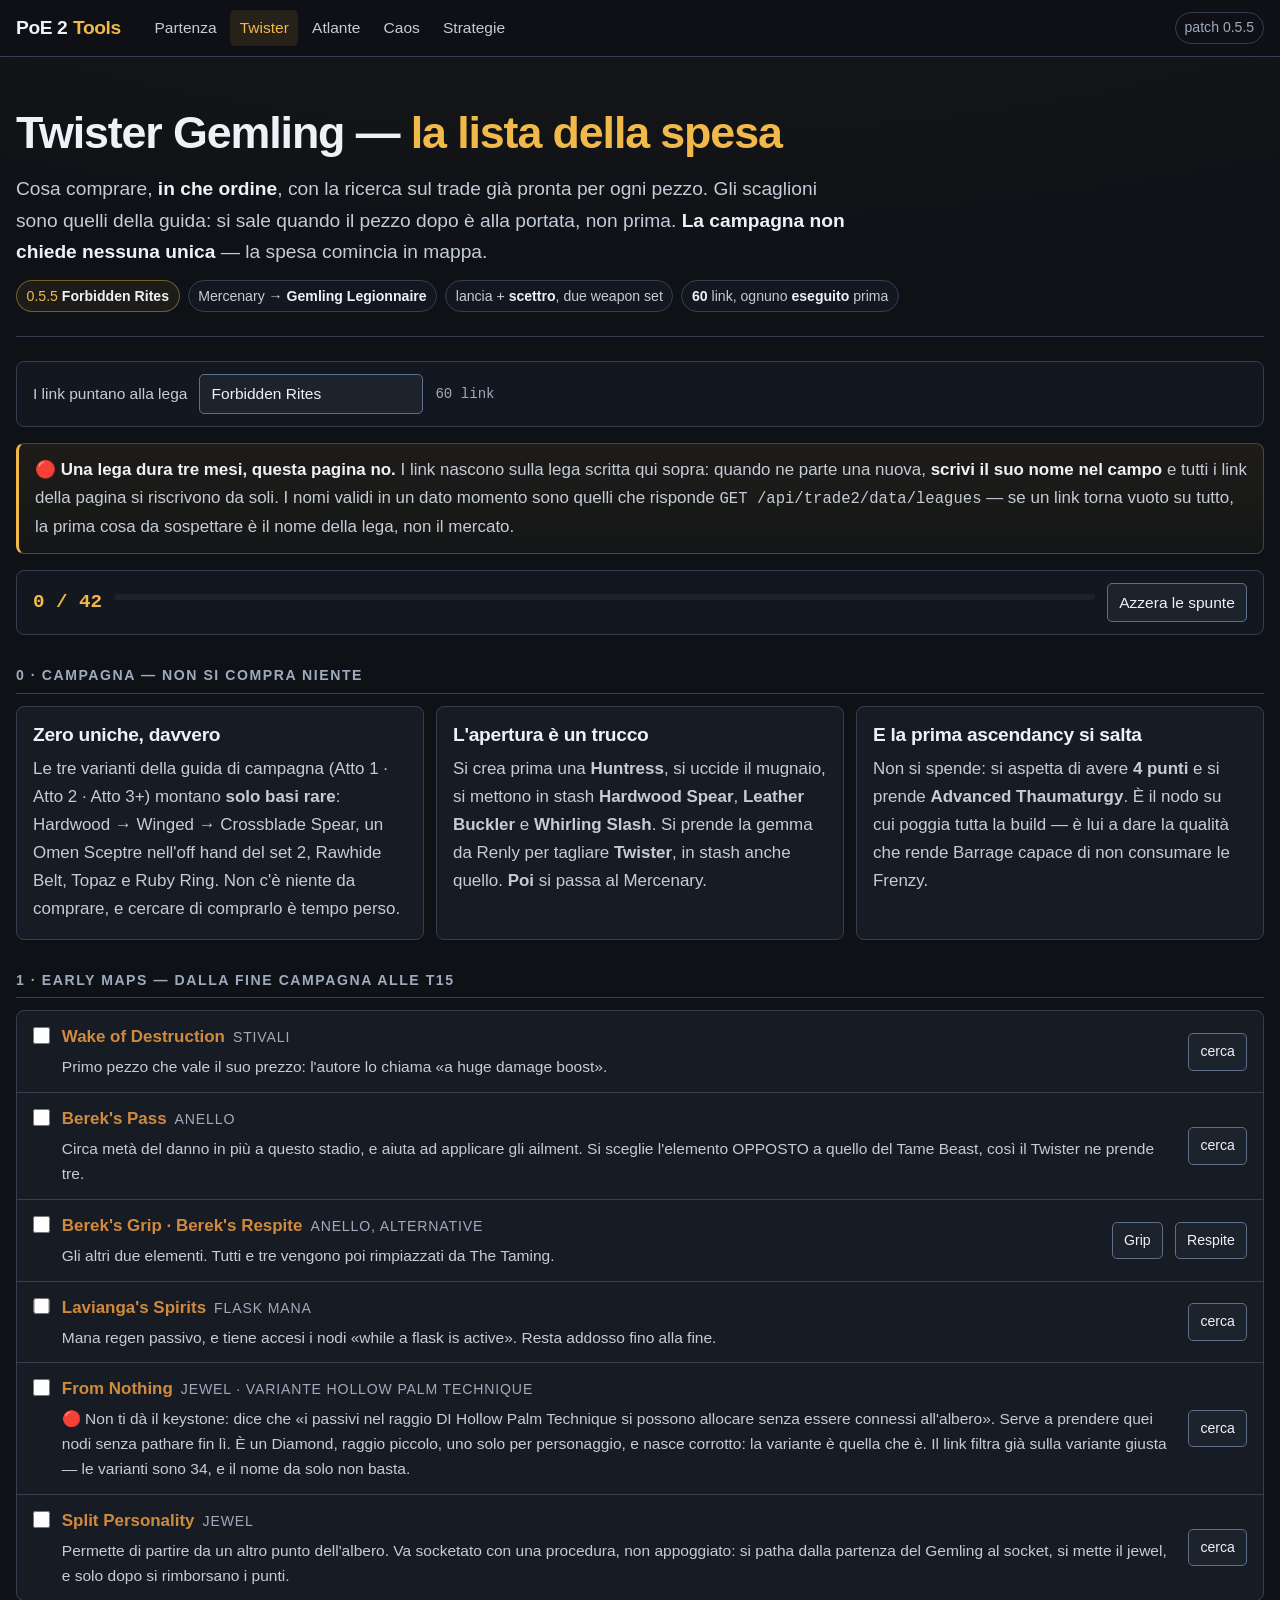
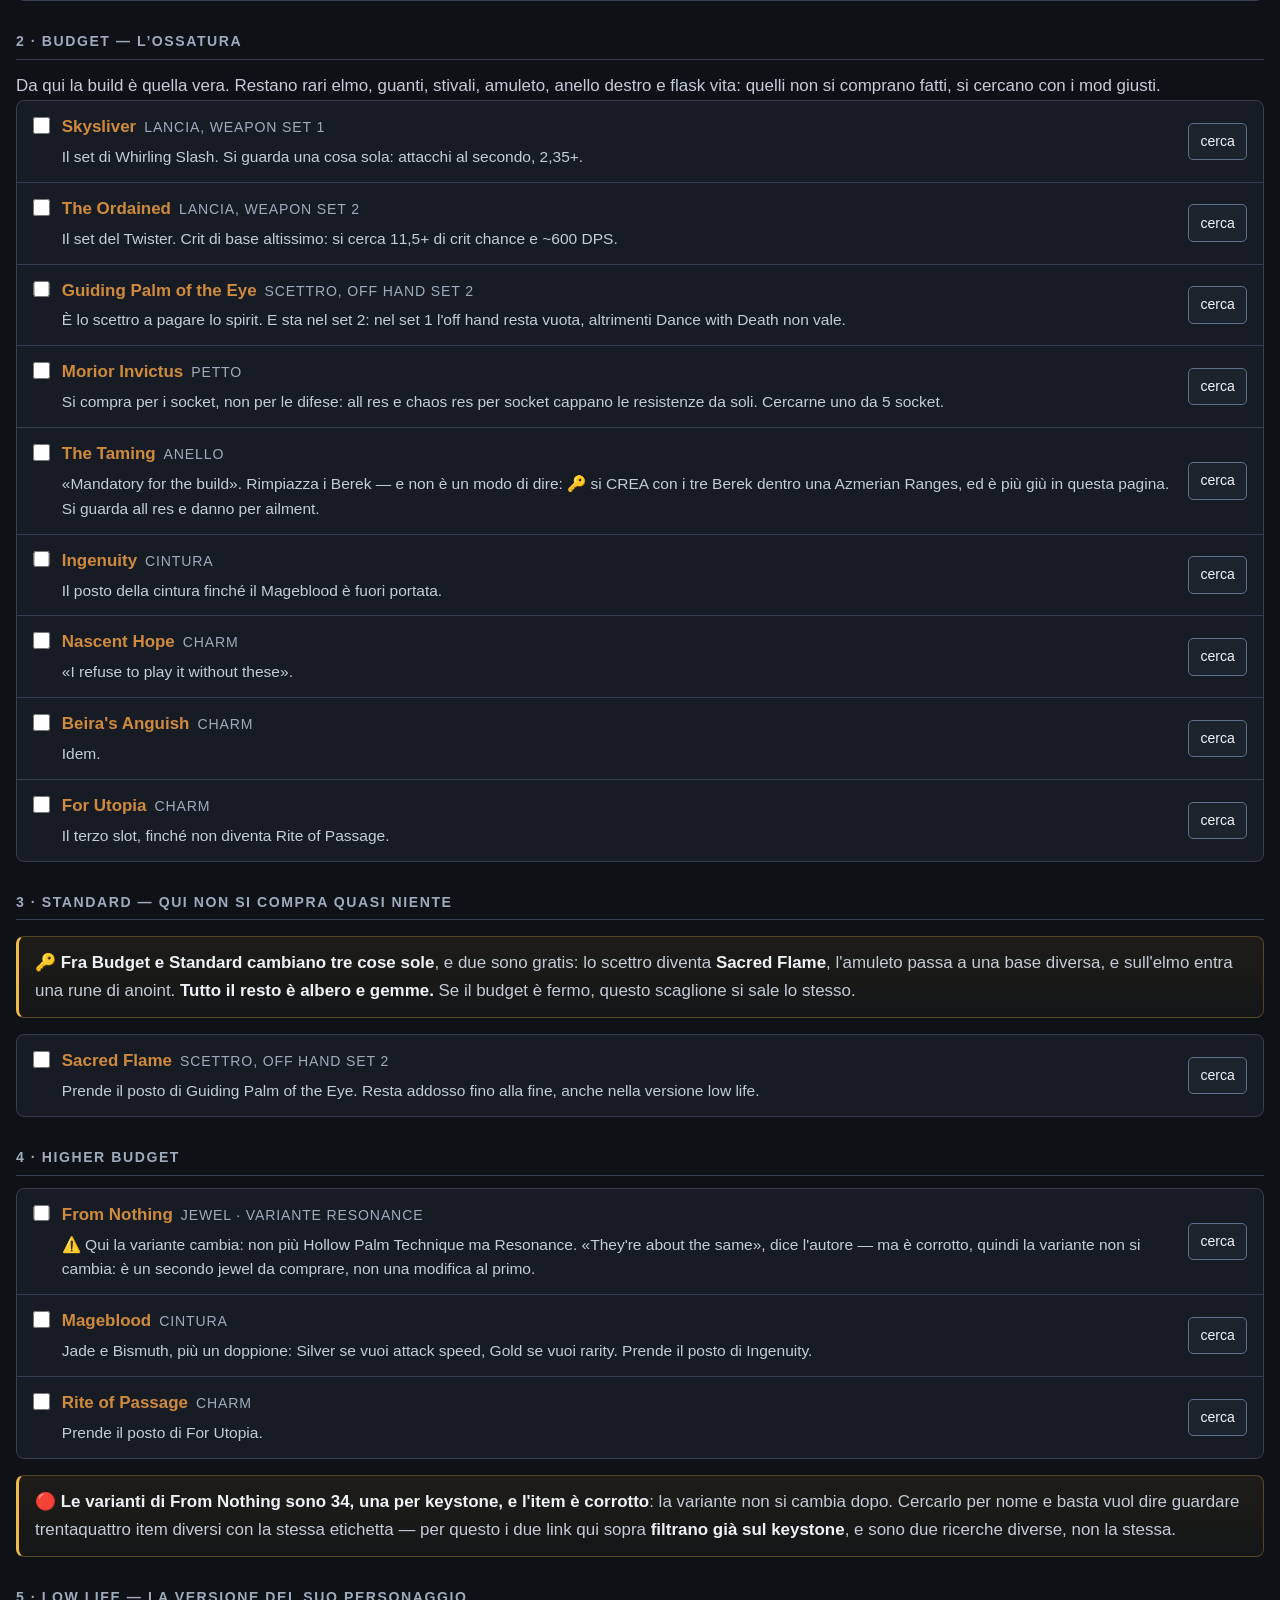
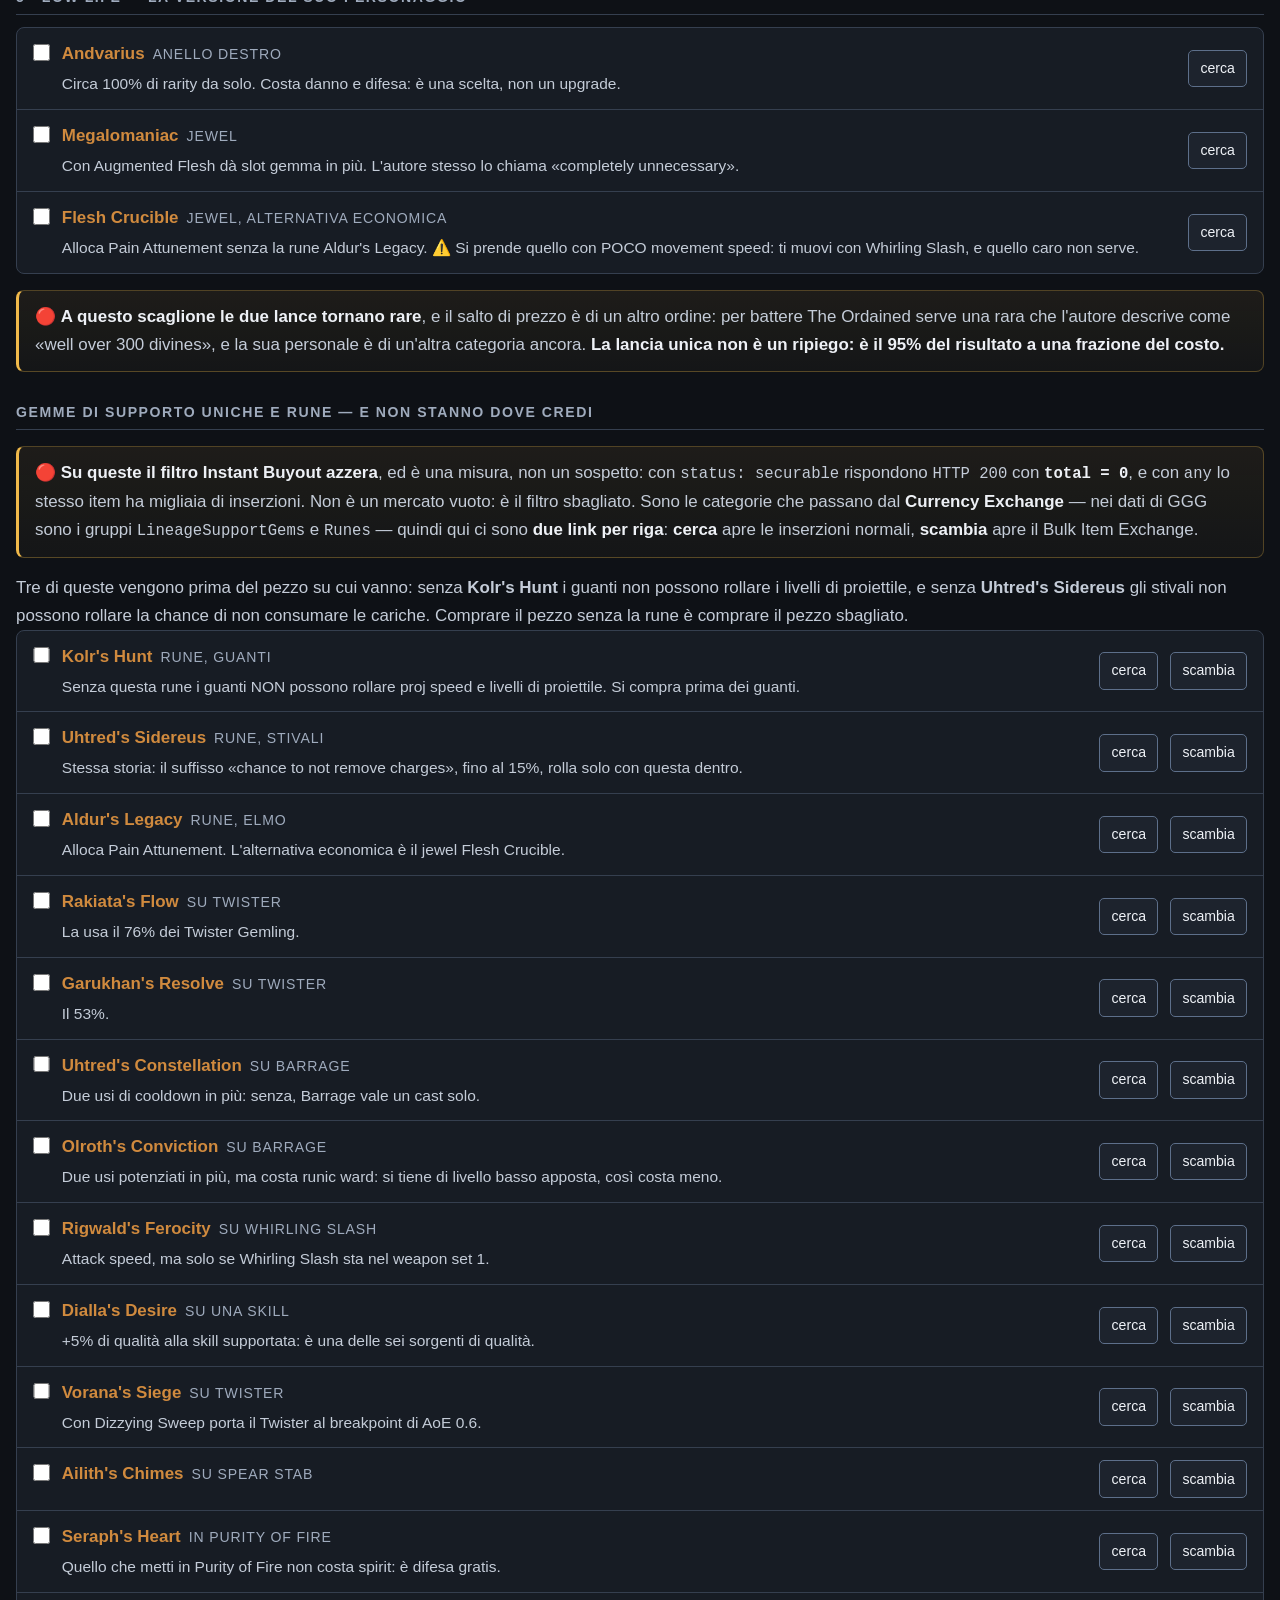
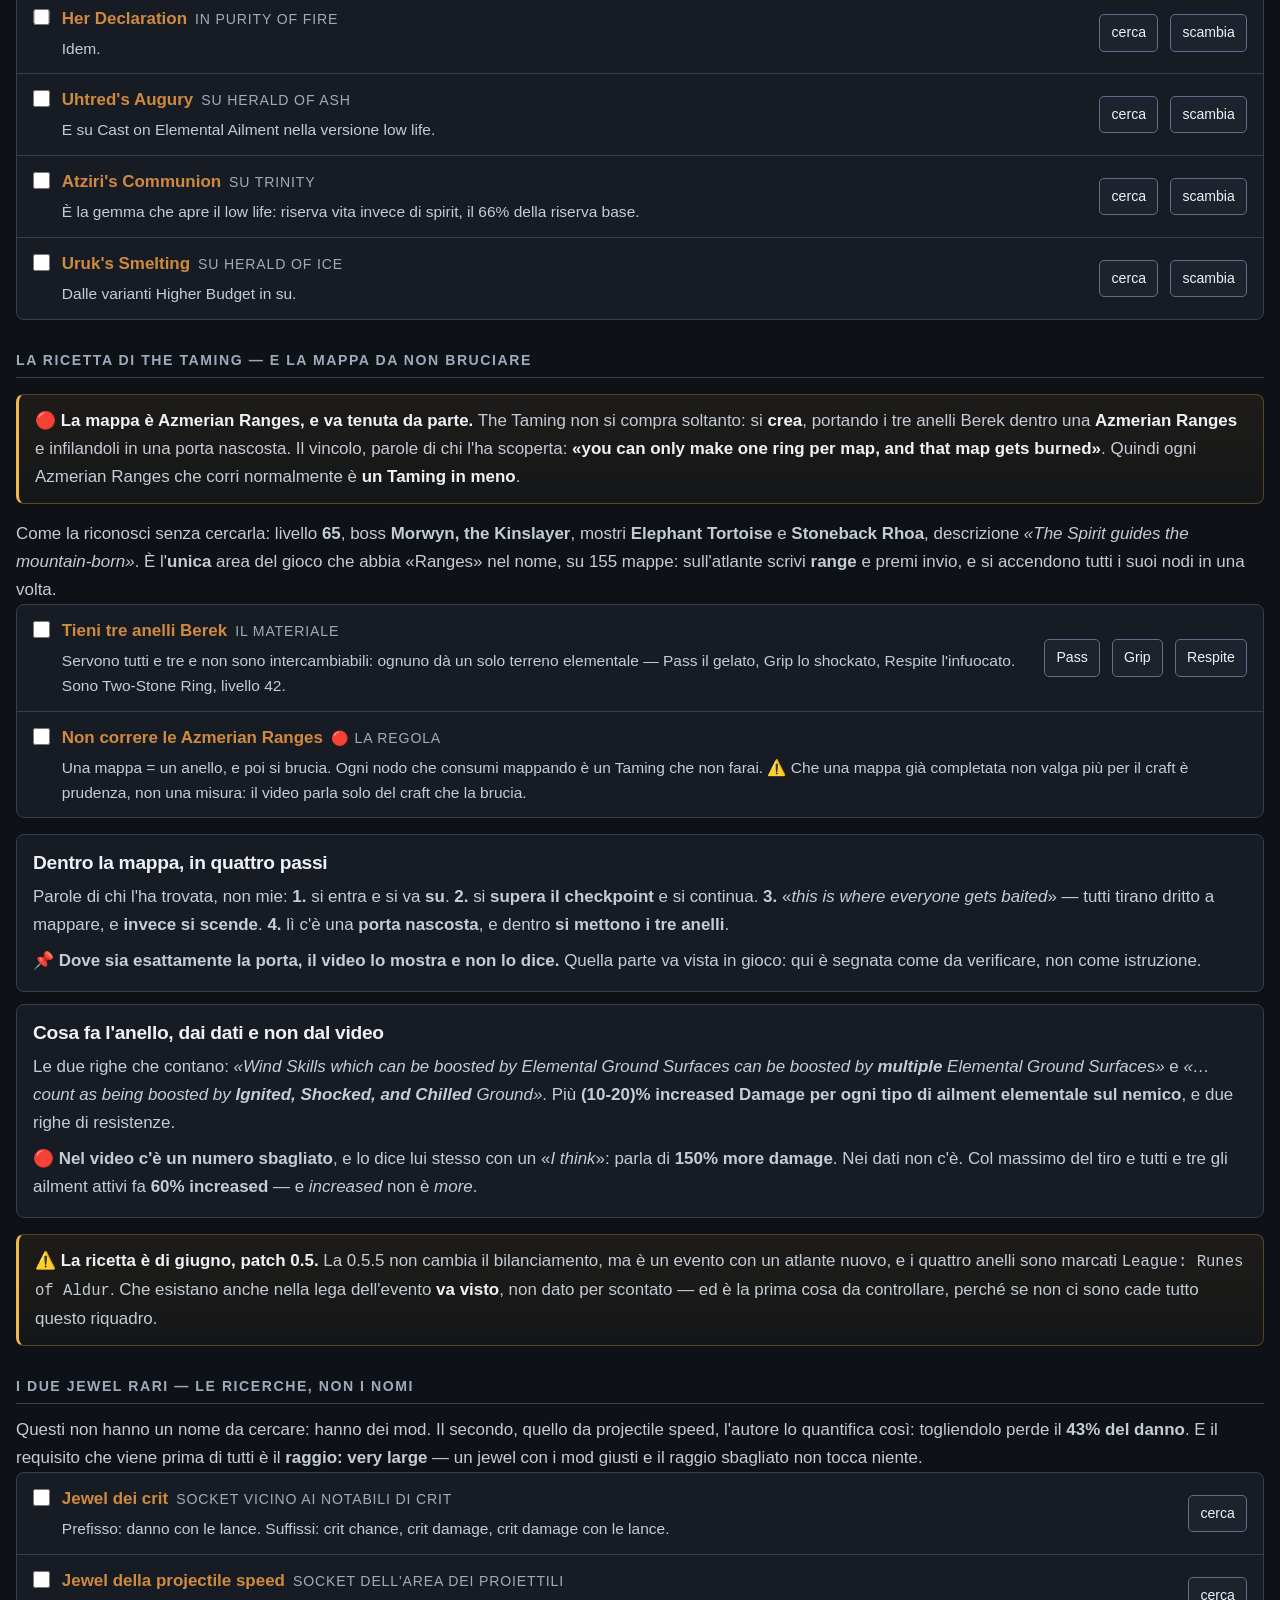
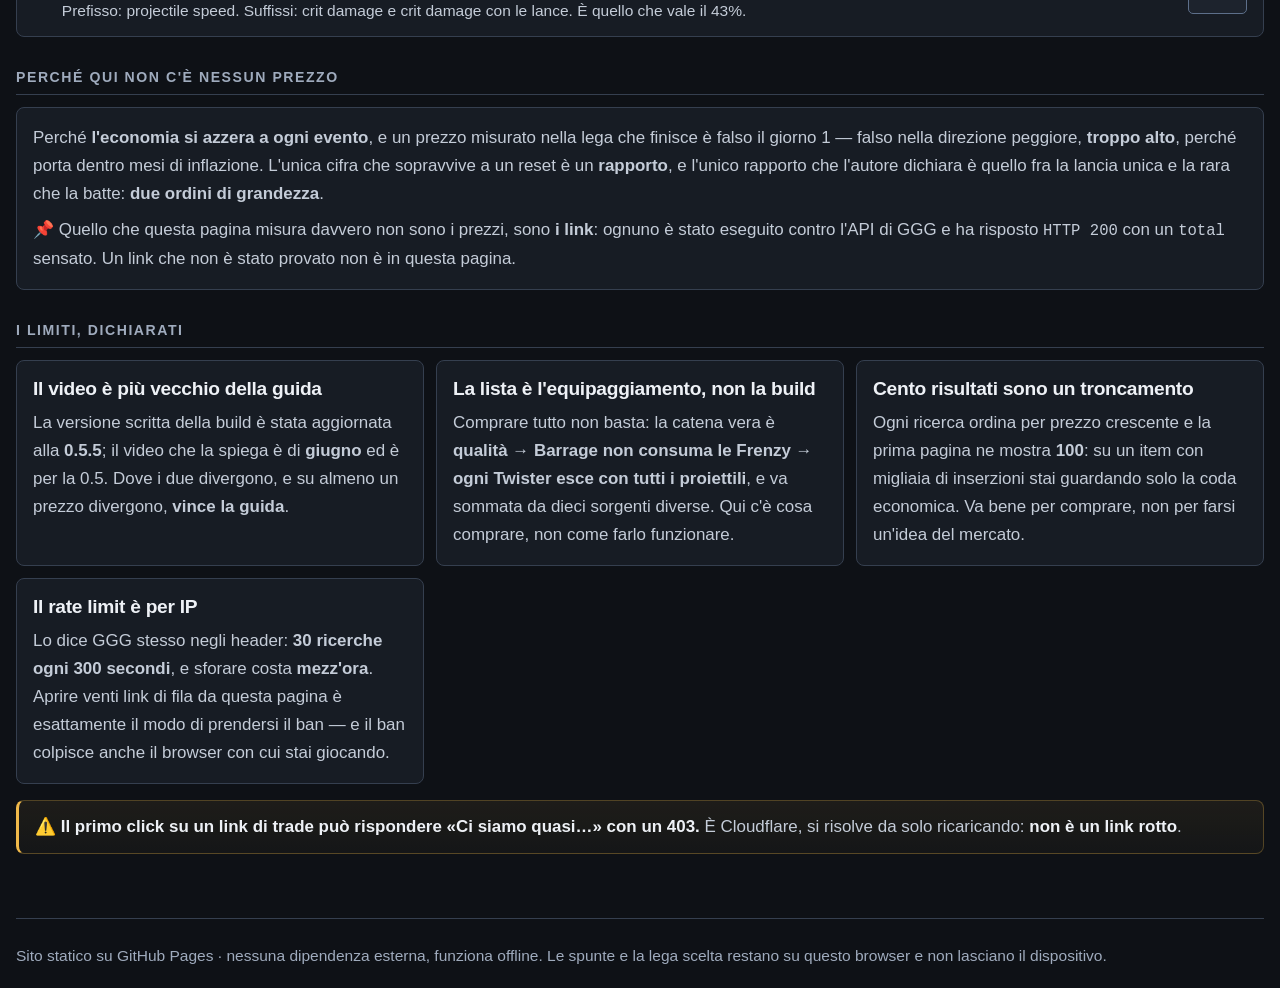
<file: twister/index.html>
<!doctype html>
<html lang="it">
<head>
<meta charset="utf-8">
<meta name="viewport" content="width=device-width, initial-scale=1">
<title>Twister Gemling &mdash; la lista della spesa | PoE 2 Tools</title>
<meta name="description" content="Cosa comprare per il Twister Gemling Legionnaire di Path of Exile 2, in ordine, con il link di ricerca sul trade gi&agrave; pronto per ogni unica, jewel, gemma di supporto e rune. I link si riscrivono sulla lega che scegli.">
<link rel="stylesheet" href="../stile.css">
<link rel="icon" href="../favicon.svg" type="image/svg+xml">
<style>
  .testata{padding:var(--s7) 0 var(--s5)}
  .testata h1{font-size:clamp(1.9rem,4.5vw,2.8rem);letter-spacing:-.025em;margin-bottom:var(--s3)}
  .testata h1 span{color:var(--gold)}
  .testata .sub{color:var(--muted);font-size:var(--t-md);max-width:52rem}

  /* Il selettore di lega. Sta in cima perche' e' la prima cosa che invecchia:
     una lega dura tre mesi, questa pagina no. */
  .lega{
    display:flex;align-items:center;gap:var(--s3);flex-wrap:wrap;
    margin:var(--s4) 0;padding:var(--s3) var(--s4);
    background:var(--panel2);border:1px solid var(--line);border-radius:var(--r);
  }
  .lega label{font-size:var(--t-sm);color:var(--muted)}
  .lega input{min-width:14rem}
  .lega .esito{font-size:var(--t-xs);color:var(--label);font-family:var(--mono)}

  .avanzamento{
    display:flex;align-items:center;gap:var(--s3);flex-wrap:wrap;
    margin:var(--s4) 0;padding:var(--s3) var(--s4);
    background:var(--panel2);border:1px solid var(--line);border-radius:var(--r);
  }
  .avanzamento .conta{font-family:var(--mono);font-size:var(--t-md);color:var(--gold);font-weight:650}
  .avanzamento .barra{flex:1;min-width:8rem;height:6px;background:var(--panel-alto);border-radius:var(--r-full);overflow:hidden}
  .avanzamento .barra i{display:block;height:100%;width:0;background:var(--gold);transition:width .18s}

  /* 🔴 Come sulla checklist della partenza: la spunta e' un <label> attorno a un
     <input> vero, non un div con onclick. Senza JS resta spuntabile e
     raggiungibile da tastiera; lo script aggiunge il ricordo, non la spunta.
     ⚠️ Il link di acquisto sta DENTRO il label: senza lo stopPropagation di
     menu-lista, cliccarlo spunterebbe anche la riga. */
  .riga{
    display:flex;gap:var(--s3);align-items:flex-start;
    padding:var(--s3) var(--s4);border-bottom:1px solid var(--line);cursor:pointer;
  }
  .riga:last-child{border-bottom:0}
  .riga:hover{background:var(--panel2)}
  .riga input[type=checkbox]{margin:.25rem 0 0;width:1.05rem;height:1.05rem;accent-color:var(--gold);flex:none}
  .riga .testo{flex:1;min-width:0}
  .riga .nome{color:var(--unique-chiaro)}
  .riga .slot{
    display:inline-block;margin-left:var(--s2);font-size:var(--t-xs);
    color:var(--label);text-transform:uppercase;letter-spacing:.06em;
  }
  .riga .nota{display:block;margin-top:var(--s1);font-size:var(--t-sm);color:var(--muted)}
  .riga .compra{flex:none;align-self:center;font-size:var(--t-xs);white-space:nowrap}
  .riga input:checked ~ .testo .nome{color:var(--label);text-decoration:line-through}
  .riga input:checked ~ .testo .nota{color:var(--label)}

  .griglia2{display:grid;gap:var(--s3);grid-template-columns:repeat(auto-fit,minmax(19rem,1fr))}
  .card h3{font-size:var(--t-md);margin-bottom:var(--s2)}
  .card p{color:var(--muted);margin-bottom:var(--s2)}
  .card p:last-child{margin-bottom:0}
  .scaglione{margin-bottom:var(--s2)}
</style>
</head>
<body>

<nav class="nav">
  <div class="nav-in">
    <a class="marchio" href="../index.html">PoE 2 <span>Tools</span></a>
    <div class="nav-link">
      <a href="../partenza/">Partenza</a>
      <a href="./" aria-current="page">Twister</a>
      <a href="../atlas/">Atlante</a>
      <a href="../caos/">Caos</a>
      <a href="../strategie/">Strategie</a>
    </div>
    <span class="nav-patch">patch 0.5.5</span>
  </div>
</nav>

<div class="wrap">

  <header class="testata">
    <h1>Twister Gemling &mdash; <span>la lista della spesa</span></h1>
    <p class="sub">Cosa comprare, <b>in che ordine</b>, con la ricerca sul trade gi&agrave; pronta per ogni pezzo. Gli scaglioni sono quelli della guida: si sale quando il pezzo dopo &egrave; alla portata, non prima. <b>La campagna non chiede nessuna unica</b> &mdash; la spesa comincia in mappa.</p>
    <div class="badges">
      <span class="badge oro">0.5.5 <b>Forbidden Rites</b></span>
      <span class="badge">Mercenary &rarr; <b>Gemling Legionnaire</b></span>
      <span class="badge">lancia + <b>scettro</b>, due weapon set</span>
      <span class="badge"><b>60</b> link, ognuno <b>eseguito</b> prima</span>
    </div>
  </header>

  <div class="lega">
    <label for="lega">I link puntano alla lega</label>
    <input type="text" id="lega" list="leghe" value="Forbidden Rites" spellcheck="false" autocomplete="off">
    <datalist id="leghe">
      <option value="Forbidden Rites"></option>
      <option value="HC Forbidden Rites"></option>
      <option value="Runes of Aldur"></option>
      <option value="HC Runes of Aldur"></option>
      <option value="Standard"></option>
      <option value="Hardcore"></option>
    </datalist>
    <span class="esito" id="esito-lega"></span>
  </div>

  <div class="avviso">
    🔴 <b>Una lega dura tre mesi, questa pagina no.</b> I link nascono sulla lega scritta qui sopra: quando ne parte una nuova, <b>scrivi il suo nome nel campo</b> e tutti i link della pagina si riscrivono da soli. I nomi validi in un dato momento sono quelli che risponde <code>GET /api/trade2/data/leagues</code> &mdash; se un link torna vuoto su tutto, la prima cosa da sospettare &egrave; il nome della lega, non il mercato.
  </div>

  <div class="avanzamento">
    <span class="conta" id="conta">0 / 0</span>
    <span class="barra"><i id="barra"></i></span>
    <button type="button" id="azzera">Azzera le spunte</button>
  </div>
  <h2 class="sec">0 &middot; Campagna &mdash; non si compra niente</h2>

  <div class="griglia2">
    <div class="card">
      <h3>Zero uniche, davvero</h3>
      <p>Le tre varianti della guida di campagna (Atto 1 &middot; Atto 2 &middot; Atto 3+) montano <b>solo basi rare</b>: Hardwood &rarr; Winged &rarr; Crossblade Spear, un Omen Sceptre nell'off hand del set 2, Rawhide Belt, Topaz e Ruby Ring. Non c'&egrave; niente da comprare, e cercare di comprarlo &egrave; tempo perso.</p>
    </div>
    <div class="card">
      <h3>L'apertura &egrave; un trucco</h3>
      <p>Si crea prima una <b>Huntress</b>, si uccide il mugnaio, si mettono in stash <b>Hardwood Spear</b>, <b>Leather Buckler</b> e <b>Whirling Slash</b>. Si prende la gemma da Renly per tagliare <b>Twister</b>, in stash anche quello. <b>Poi</b> si passa al Mercenary.</p>
    </div>
    <div class="card">
      <h3>E la prima ascendancy si salta</h3>
      <p>Non si spende: si aspetta di avere <b>4 punti</b> e si prende <b>Advanced Thaumaturgy</b>. È il nodo su cui poggia tutta la build &mdash; &egrave; lui a dare la qualit&agrave; che rende Barrage capace di non consumare le Frenzy.</p>
    </div>
  </div>
  <h2 class="sec">1 &middot; Early Maps &mdash; dalla fine campagna alle T15</h2>

  <div class="card" style="padding:0">
    <label class="riga"><input type="checkbox" data-id="wake"><span class="testo"><b class="nome">Wake of Destruction</b><span class="slot">stivali</span><span class="nota">Primo pezzo che vale il suo prezzo: l'autore lo chiama &laquo;a huge damage boost&raquo;.</span></span><a class="btn compra" href="https://www.pathofexile.com/trade2/search/Forbidden%20Rites?q=%7B%22query%22%3A%7B%22status%22%3A%7B%22option%22%3A%22securable%22%7D%2C%22name%22%3A%22Wake%20of%20Destruction%22%2C%22stats%22%3A%5B%7B%22type%22%3A%22and%22%2C%22filters%22%3A%5B%5D%7D%5D%2C%22filters%22%3A%7B%22type_filters%22%3A%7B%22filters%22%3A%7B%22rarity%22%3A%7B%22option%22%3A%22unique%22%7D%7D%7D%7D%7D%2C%22sort%22%3A%7B%22price%22%3A%22asc%22%7D%7D" target="_blank" rel="noopener">cerca</a></label>
    <label class="riga"><input type="checkbox" data-id="berek"><span class="testo"><b class="nome">Berek's Pass</b><span class="slot">anello</span><span class="nota">Circa met&agrave; del danno in pi&ugrave; a questo stadio, e aiuta ad applicare gli ailment. Si sceglie l'elemento OPPOSTO a quello del Tame Beast, cos&igrave; il Twister ne prende tre.</span></span><a class="btn compra" href="https://www.pathofexile.com/trade2/search/Forbidden%20Rites?q=%7B%22query%22%3A%7B%22status%22%3A%7B%22option%22%3A%22securable%22%7D%2C%22name%22%3A%22Berek%27s%20Pass%22%2C%22stats%22%3A%5B%7B%22type%22%3A%22and%22%2C%22filters%22%3A%5B%5D%7D%5D%2C%22filters%22%3A%7B%22type_filters%22%3A%7B%22filters%22%3A%7B%22rarity%22%3A%7B%22option%22%3A%22unique%22%7D%7D%7D%7D%7D%2C%22sort%22%3A%7B%22price%22%3A%22asc%22%7D%7D" target="_blank" rel="noopener">cerca</a></label>
    <label class="riga"><input type="checkbox" data-id="berek2"><span class="testo"><b class="nome">Berek's Grip &middot; Berek's Respite</b><span class="slot">anello, alternative</span><span class="nota">Gli altri due elementi. Tutti e tre vengono poi rimpiazzati da The Taming.</span></span><a class="btn compra" href="https://www.pathofexile.com/trade2/search/Forbidden%20Rites?q=%7B%22query%22%3A%7B%22status%22%3A%7B%22option%22%3A%22securable%22%7D%2C%22name%22%3A%22Berek%27s%20Grip%22%2C%22stats%22%3A%5B%7B%22type%22%3A%22and%22%2C%22filters%22%3A%5B%5D%7D%5D%2C%22filters%22%3A%7B%22type_filters%22%3A%7B%22filters%22%3A%7B%22rarity%22%3A%7B%22option%22%3A%22unique%22%7D%7D%7D%7D%7D%2C%22sort%22%3A%7B%22price%22%3A%22asc%22%7D%7D" target="_blank" rel="noopener">Grip</a><a class="btn compra" href="https://www.pathofexile.com/trade2/search/Forbidden%20Rites?q=%7B%22query%22%3A%7B%22status%22%3A%7B%22option%22%3A%22securable%22%7D%2C%22name%22%3A%22Berek%27s%20Respite%22%2C%22stats%22%3A%5B%7B%22type%22%3A%22and%22%2C%22filters%22%3A%5B%5D%7D%5D%2C%22filters%22%3A%7B%22type_filters%22%3A%7B%22filters%22%3A%7B%22rarity%22%3A%7B%22option%22%3A%22unique%22%7D%7D%7D%7D%7D%2C%22sort%22%3A%7B%22price%22%3A%22asc%22%7D%7D" target="_blank" rel="noopener">Respite</a></label>
    <label class="riga"><input type="checkbox" data-id="lavianga"><span class="testo"><b class="nome">Lavianga's Spirits</b><span class="slot">flask mana</span><span class="nota">Mana regen passivo, e tiene accesi i nodi &laquo;while a flask is active&raquo;. Resta addosso fino alla fine.</span></span><a class="btn compra" href="https://www.pathofexile.com/trade2/search/Forbidden%20Rites?q=%7B%22query%22%3A%7B%22status%22%3A%7B%22option%22%3A%22securable%22%7D%2C%22name%22%3A%22Lavianga%27s%20Spirits%22%2C%22stats%22%3A%5B%7B%22type%22%3A%22and%22%2C%22filters%22%3A%5B%5D%7D%5D%2C%22filters%22%3A%7B%22type_filters%22%3A%7B%22filters%22%3A%7B%22rarity%22%3A%7B%22option%22%3A%22unique%22%7D%7D%7D%7D%7D%2C%22sort%22%3A%7B%22price%22%3A%22asc%22%7D%7D" target="_blank" rel="noopener">cerca</a></label>
    <label class="riga"><input type="checkbox" data-id="fromnothing"><span class="testo"><b class="nome">From Nothing</b><span class="slot">jewel &middot; variante Hollow Palm Technique</span><span class="nota">🔴 Non ti d&agrave; il keystone: dice che &laquo;i passivi nel raggio DI Hollow Palm Technique si possono allocare senza essere connessi all'albero&raquo;. Serve a prendere quei nodi senza pathare fin l&igrave;. È un Diamond, raggio piccolo, uno solo per personaggio, e nasce corrotto: la variante &egrave; quella che &egrave;. Il link filtra gi&agrave; sulla variante giusta &mdash; le varianti sono 34, e il nome da solo non basta.</span></span><a class="btn compra" href="https://www.pathofexile.com/trade2/search/Forbidden%20Rites?q=%7B%22query%22%3A%7B%22status%22%3A%7B%22option%22%3A%22securable%22%7D%2C%22name%22%3A%22From%20Nothing%22%2C%22stats%22%3A%5B%7B%22type%22%3A%22and%22%2C%22filters%22%3A%5B%7B%22id%22%3A%22explicit.stat_2422708892%7C64601%22%7D%5D%7D%5D%2C%22filters%22%3A%7B%22type_filters%22%3A%7B%22filters%22%3A%7B%22rarity%22%3A%7B%22option%22%3A%22unique%22%7D%7D%7D%7D%7D%2C%22sort%22%3A%7B%22price%22%3A%22asc%22%7D%7D" target="_blank" rel="noopener">cerca</a></label>
    <label class="riga"><input type="checkbox" data-id="split"><span class="testo"><b class="nome">Split Personality</b><span class="slot">jewel</span><span class="nota">Permette di partire da un altro punto dell'albero. Va socketato con una procedura, non appoggiato: si patha dalla partenza del Gemling al socket, si mette il jewel, e solo dopo si rimborsano i punti.</span></span><a class="btn compra" href="https://www.pathofexile.com/trade2/search/Forbidden%20Rites?q=%7B%22query%22%3A%7B%22status%22%3A%7B%22option%22%3A%22securable%22%7D%2C%22name%22%3A%22Split%20Personality%22%2C%22stats%22%3A%5B%7B%22type%22%3A%22and%22%2C%22filters%22%3A%5B%5D%7D%5D%2C%22filters%22%3A%7B%22type_filters%22%3A%7B%22filters%22%3A%7B%22rarity%22%3A%7B%22option%22%3A%22unique%22%7D%7D%7D%7D%7D%2C%22sort%22%3A%7B%22price%22%3A%22asc%22%7D%7D" target="_blank" rel="noopener">cerca</a></label>
  </div>
  <h2 class="sec">2 &middot; Budget &mdash; l&rsquo;ossatura</h2>

  <p class="muto">Da qui la build &egrave; quella vera. Restano rari elmo, guanti, stivali, amuleto, anello destro e flask vita: quelli non si comprano fatti, si cercano con i mod giusti.</p>

  <div class="card" style="padding:0">
    <label class="riga"><input type="checkbox" data-id="skysliver"><span class="testo"><b class="nome">Skysliver</b><span class="slot">lancia, weapon set 1</span><span class="nota">Il set di Whirling Slash. Si guarda una cosa sola: attacchi al secondo, 2,35+.</span></span><a class="btn compra" href="https://www.pathofexile.com/trade2/search/Forbidden%20Rites?q=%7B%22query%22%3A%7B%22status%22%3A%7B%22option%22%3A%22securable%22%7D%2C%22name%22%3A%22Skysliver%22%2C%22stats%22%3A%5B%7B%22type%22%3A%22and%22%2C%22filters%22%3A%5B%5D%7D%5D%2C%22filters%22%3A%7B%22type_filters%22%3A%7B%22filters%22%3A%7B%22rarity%22%3A%7B%22option%22%3A%22unique%22%7D%7D%7D%7D%7D%2C%22sort%22%3A%7B%22price%22%3A%22asc%22%7D%7D" target="_blank" rel="noopener">cerca</a></label>
    <label class="riga"><input type="checkbox" data-id="ordained"><span class="testo"><b class="nome">The Ordained</b><span class="slot">lancia, weapon set 2</span><span class="nota">Il set del Twister. Crit di base altissimo: si cerca 11,5+ di crit chance e ~600 DPS.</span></span><a class="btn compra" href="https://www.pathofexile.com/trade2/search/Forbidden%20Rites?q=%7B%22query%22%3A%7B%22status%22%3A%7B%22option%22%3A%22securable%22%7D%2C%22name%22%3A%22The%20Ordained%22%2C%22stats%22%3A%5B%7B%22type%22%3A%22and%22%2C%22filters%22%3A%5B%5D%7D%5D%2C%22filters%22%3A%7B%22type_filters%22%3A%7B%22filters%22%3A%7B%22rarity%22%3A%7B%22option%22%3A%22unique%22%7D%7D%7D%7D%7D%2C%22sort%22%3A%7B%22price%22%3A%22asc%22%7D%7D" target="_blank" rel="noopener">cerca</a></label>
    <label class="riga"><input type="checkbox" data-id="guiding"><span class="testo"><b class="nome">Guiding Palm of the Eye</b><span class="slot">scettro, off hand set 2</span><span class="nota">È lo scettro a pagare lo spirit. E sta nel set 2: nel set 1 l'off hand resta vuota, altrimenti Dance with Death non vale.</span></span><a class="btn compra" href="https://www.pathofexile.com/trade2/search/Forbidden%20Rites?q=%7B%22query%22%3A%7B%22status%22%3A%7B%22option%22%3A%22securable%22%7D%2C%22name%22%3A%22Guiding%20Palm%20of%20the%20Eye%22%2C%22stats%22%3A%5B%7B%22type%22%3A%22and%22%2C%22filters%22%3A%5B%5D%7D%5D%2C%22filters%22%3A%7B%22type_filters%22%3A%7B%22filters%22%3A%7B%22rarity%22%3A%7B%22option%22%3A%22unique%22%7D%7D%7D%7D%7D%2C%22sort%22%3A%7B%22price%22%3A%22asc%22%7D%7D" target="_blank" rel="noopener">cerca</a></label>
    <label class="riga"><input type="checkbox" data-id="morior"><span class="testo"><b class="nome">Morior Invictus</b><span class="slot">petto</span><span class="nota">Si compra per i socket, non per le difese: all res e chaos res per socket cappano le resistenze da soli. Cercarne uno da 5 socket.</span></span><a class="btn compra" href="https://www.pathofexile.com/trade2/search/Forbidden%20Rites?q=%7B%22query%22%3A%7B%22status%22%3A%7B%22option%22%3A%22securable%22%7D%2C%22name%22%3A%22Morior%20Invictus%22%2C%22stats%22%3A%5B%7B%22type%22%3A%22and%22%2C%22filters%22%3A%5B%5D%7D%5D%2C%22filters%22%3A%7B%22type_filters%22%3A%7B%22filters%22%3A%7B%22rarity%22%3A%7B%22option%22%3A%22unique%22%7D%7D%7D%7D%7D%2C%22sort%22%3A%7B%22price%22%3A%22asc%22%7D%7D" target="_blank" rel="noopener">cerca</a></label>
    <label class="riga"><input type="checkbox" data-id="taming"><span class="testo"><b class="nome">The Taming</b><span class="slot">anello</span><span class="nota">&laquo;Mandatory for the build&raquo;. Rimpiazza i Berek &mdash; e non &egrave; un modo di dire: 🔑 si CREA con i tre Berek dentro una Azmerian Ranges, ed &egrave; pi&ugrave; gi&ugrave; in questa pagina. Si guarda all res e danno per ailment.</span></span><a class="btn compra" href="https://www.pathofexile.com/trade2/search/Forbidden%20Rites?q=%7B%22query%22%3A%7B%22status%22%3A%7B%22option%22%3A%22securable%22%7D%2C%22name%22%3A%22The%20Taming%22%2C%22stats%22%3A%5B%7B%22type%22%3A%22and%22%2C%22filters%22%3A%5B%5D%7D%5D%2C%22filters%22%3A%7B%22type_filters%22%3A%7B%22filters%22%3A%7B%22rarity%22%3A%7B%22option%22%3A%22unique%22%7D%7D%7D%7D%7D%2C%22sort%22%3A%7B%22price%22%3A%22asc%22%7D%7D" target="_blank" rel="noopener">cerca</a></label>
    <label class="riga"><input type="checkbox" data-id="ingenuity"><span class="testo"><b class="nome">Ingenuity</b><span class="slot">cintura</span><span class="nota">Il posto della cintura finch&eacute; il Mageblood &egrave; fuori portata.</span></span><a class="btn compra" href="https://www.pathofexile.com/trade2/search/Forbidden%20Rites?q=%7B%22query%22%3A%7B%22status%22%3A%7B%22option%22%3A%22securable%22%7D%2C%22name%22%3A%22Ingenuity%22%2C%22stats%22%3A%5B%7B%22type%22%3A%22and%22%2C%22filters%22%3A%5B%5D%7D%5D%2C%22filters%22%3A%7B%22type_filters%22%3A%7B%22filters%22%3A%7B%22rarity%22%3A%7B%22option%22%3A%22unique%22%7D%7D%7D%7D%7D%2C%22sort%22%3A%7B%22price%22%3A%22asc%22%7D%7D" target="_blank" rel="noopener">cerca</a></label>
    <label class="riga"><input type="checkbox" data-id="nascent"><span class="testo"><b class="nome">Nascent Hope</b><span class="slot">charm</span><span class="nota">&laquo;I refuse to play it without these&raquo;.</span></span><a class="btn compra" href="https://www.pathofexile.com/trade2/search/Forbidden%20Rites?q=%7B%22query%22%3A%7B%22status%22%3A%7B%22option%22%3A%22securable%22%7D%2C%22name%22%3A%22Nascent%20Hope%22%2C%22stats%22%3A%5B%7B%22type%22%3A%22and%22%2C%22filters%22%3A%5B%5D%7D%5D%2C%22filters%22%3A%7B%22type_filters%22%3A%7B%22filters%22%3A%7B%22rarity%22%3A%7B%22option%22%3A%22unique%22%7D%7D%7D%7D%7D%2C%22sort%22%3A%7B%22price%22%3A%22asc%22%7D%7D" target="_blank" rel="noopener">cerca</a></label>
    <label class="riga"><input type="checkbox" data-id="beira"><span class="testo"><b class="nome">Beira's Anguish</b><span class="slot">charm</span><span class="nota">Idem.</span></span><a class="btn compra" href="https://www.pathofexile.com/trade2/search/Forbidden%20Rites?q=%7B%22query%22%3A%7B%22status%22%3A%7B%22option%22%3A%22securable%22%7D%2C%22name%22%3A%22Beira%27s%20Anguish%22%2C%22stats%22%3A%5B%7B%22type%22%3A%22and%22%2C%22filters%22%3A%5B%5D%7D%5D%2C%22filters%22%3A%7B%22type_filters%22%3A%7B%22filters%22%3A%7B%22rarity%22%3A%7B%22option%22%3A%22unique%22%7D%7D%7D%7D%7D%2C%22sort%22%3A%7B%22price%22%3A%22asc%22%7D%7D" target="_blank" rel="noopener">cerca</a></label>
    <label class="riga"><input type="checkbox" data-id="utopia"><span class="testo"><b class="nome">For Utopia</b><span class="slot">charm</span><span class="nota">Il terzo slot, finch&eacute; non diventa Rite of Passage.</span></span><a class="btn compra" href="https://www.pathofexile.com/trade2/search/Forbidden%20Rites?q=%7B%22query%22%3A%7B%22status%22%3A%7B%22option%22%3A%22securable%22%7D%2C%22name%22%3A%22For%20Utopia%22%2C%22stats%22%3A%5B%7B%22type%22%3A%22and%22%2C%22filters%22%3A%5B%5D%7D%5D%2C%22filters%22%3A%7B%22type_filters%22%3A%7B%22filters%22%3A%7B%22rarity%22%3A%7B%22option%22%3A%22unique%22%7D%7D%7D%7D%7D%2C%22sort%22%3A%7B%22price%22%3A%22asc%22%7D%7D" target="_blank" rel="noopener">cerca</a></label>
  </div>
  <h2 class="sec">3 &middot; Standard &mdash; qui non si compra quasi niente</h2>

  <div class="avviso">
    🔑 <b>Fra Budget e Standard cambiano tre cose sole</b>, e due sono gratis: lo scettro diventa <b>Sacred Flame</b>, l'amuleto passa a una base diversa, e sull'elmo entra una rune di anoint. <b>Tutto il resto &egrave; albero e gemme.</b> Se il budget &egrave; fermo, questo scaglione si sale lo stesso.
  </div>

  <div class="card" style="padding:0">
    <label class="riga"><input type="checkbox" data-id="sacred"><span class="testo"><b class="nome">Sacred Flame</b><span class="slot">scettro, off hand set 2</span><span class="nota">Prende il posto di Guiding Palm of the Eye. Resta addosso fino alla fine, anche nella versione low life.</span></span><a class="btn compra" href="https://www.pathofexile.com/trade2/search/Forbidden%20Rites?q=%7B%22query%22%3A%7B%22status%22%3A%7B%22option%22%3A%22securable%22%7D%2C%22name%22%3A%22Sacred%20Flame%22%2C%22stats%22%3A%5B%7B%22type%22%3A%22and%22%2C%22filters%22%3A%5B%5D%7D%5D%2C%22filters%22%3A%7B%22type_filters%22%3A%7B%22filters%22%3A%7B%22rarity%22%3A%7B%22option%22%3A%22unique%22%7D%7D%7D%7D%7D%2C%22sort%22%3A%7B%22price%22%3A%22asc%22%7D%7D" target="_blank" rel="noopener">cerca</a></label>
  </div>
  <h2 class="sec">4 &middot; Higher Budget</h2>

  <div class="card" style="padding:0">
    <label class="riga"><input type="checkbox" data-id="fromnothing-res"><span class="testo"><b class="nome">From Nothing</b><span class="slot">jewel &middot; variante Resonance</span><span class="nota">⚠️ Qui la variante cambia: non pi&ugrave; Hollow Palm Technique ma Resonance. &laquo;They're about the same&raquo;, dice l'autore &mdash; ma &egrave; corrotto, quindi la variante non si cambia: &egrave; un secondo jewel da comprare, non una modifica al primo.</span></span><a class="btn compra" href="https://www.pathofexile.com/trade2/search/Forbidden%20Rites?q=%7B%22query%22%3A%7B%22status%22%3A%7B%22option%22%3A%22securable%22%7D%2C%22name%22%3A%22From%20Nothing%22%2C%22stats%22%3A%5B%7B%22type%22%3A%22and%22%2C%22filters%22%3A%5B%7B%22id%22%3A%22explicit.stat_2422708892%7C25520%22%7D%5D%7D%5D%2C%22filters%22%3A%7B%22type_filters%22%3A%7B%22filters%22%3A%7B%22rarity%22%3A%7B%22option%22%3A%22unique%22%7D%7D%7D%7D%7D%2C%22sort%22%3A%7B%22price%22%3A%22asc%22%7D%7D" target="_blank" rel="noopener">cerca</a></label>
    <label class="riga"><input type="checkbox" data-id="mageblood"><span class="testo"><b class="nome">Mageblood</b><span class="slot">cintura</span><span class="nota">Jade e Bismuth, pi&ugrave; un doppione: Silver se vuoi attack speed, Gold se vuoi rarity. Prende il posto di Ingenuity.</span></span><a class="btn compra" href="https://www.pathofexile.com/trade2/search/Forbidden%20Rites?q=%7B%22query%22%3A%7B%22status%22%3A%7B%22option%22%3A%22securable%22%7D%2C%22name%22%3A%22Mageblood%22%2C%22stats%22%3A%5B%7B%22type%22%3A%22and%22%2C%22filters%22%3A%5B%5D%7D%5D%2C%22filters%22%3A%7B%22type_filters%22%3A%7B%22filters%22%3A%7B%22rarity%22%3A%7B%22option%22%3A%22unique%22%7D%7D%7D%7D%7D%2C%22sort%22%3A%7B%22price%22%3A%22asc%22%7D%7D" target="_blank" rel="noopener">cerca</a></label>
    <label class="riga"><input type="checkbox" data-id="rite"><span class="testo"><b class="nome">Rite of Passage</b><span class="slot">charm</span><span class="nota">Prende il posto di For Utopia.</span></span><a class="btn compra" href="https://www.pathofexile.com/trade2/search/Forbidden%20Rites?q=%7B%22query%22%3A%7B%22status%22%3A%7B%22option%22%3A%22securable%22%7D%2C%22name%22%3A%22Rite%20of%20Passage%22%2C%22stats%22%3A%5B%7B%22type%22%3A%22and%22%2C%22filters%22%3A%5B%5D%7D%5D%2C%22filters%22%3A%7B%22type_filters%22%3A%7B%22filters%22%3A%7B%22rarity%22%3A%7B%22option%22%3A%22unique%22%7D%7D%7D%7D%7D%2C%22sort%22%3A%7B%22price%22%3A%22asc%22%7D%7D" target="_blank" rel="noopener">cerca</a></label>
  </div>

  <div class="avviso">
    🔴 <b>Le varianti di From Nothing sono 34, una per keystone, e l'item &egrave; corrotto</b>: la variante non si cambia dopo. Cercarlo per nome e basta vuol dire guardare trentaquattro item diversi con la stessa etichetta &mdash; per questo i due link qui sopra <b>filtrano gi&agrave; sul keystone</b>, e sono due ricerche diverse, non la stessa.
  </div>
  <h2 class="sec">5 &middot; Low Life &mdash; la versione del suo personaggio</h2>

  <div class="card" style="padding:0">
    <label class="riga"><input type="checkbox" data-id="andvarius"><span class="testo"><b class="nome">Andvarius</b><span class="slot">anello destro</span><span class="nota">Circa 100% di rarity da solo. Costa danno e difesa: &egrave; una scelta, non un upgrade.</span></span><a class="btn compra" href="https://www.pathofexile.com/trade2/search/Forbidden%20Rites?q=%7B%22query%22%3A%7B%22status%22%3A%7B%22option%22%3A%22securable%22%7D%2C%22name%22%3A%22Andvarius%22%2C%22stats%22%3A%5B%7B%22type%22%3A%22and%22%2C%22filters%22%3A%5B%5D%7D%5D%2C%22filters%22%3A%7B%22type_filters%22%3A%7B%22filters%22%3A%7B%22rarity%22%3A%7B%22option%22%3A%22unique%22%7D%7D%7D%7D%7D%2C%22sort%22%3A%7B%22price%22%3A%22asc%22%7D%7D" target="_blank" rel="noopener">cerca</a></label>
    <label class="riga"><input type="checkbox" data-id="megalo"><span class="testo"><b class="nome">Megalomaniac</b><span class="slot">jewel</span><span class="nota">Con Augmented Flesh d&agrave; slot gemma in pi&ugrave;. L'autore stesso lo chiama &laquo;completely unnecessary&raquo;.</span></span><a class="btn compra" href="https://www.pathofexile.com/trade2/search/Forbidden%20Rites?q=%7B%22query%22%3A%7B%22status%22%3A%7B%22option%22%3A%22securable%22%7D%2C%22name%22%3A%22Megalomaniac%22%2C%22stats%22%3A%5B%7B%22type%22%3A%22and%22%2C%22filters%22%3A%5B%5D%7D%5D%2C%22filters%22%3A%7B%22type_filters%22%3A%7B%22filters%22%3A%7B%22rarity%22%3A%7B%22option%22%3A%22unique%22%7D%7D%7D%7D%7D%2C%22sort%22%3A%7B%22price%22%3A%22asc%22%7D%7D" target="_blank" rel="noopener">cerca</a></label>
    <label class="riga"><input type="checkbox" data-id="flesh"><span class="testo"><b class="nome">Flesh Crucible</b><span class="slot">jewel, alternativa economica</span><span class="nota">Alloca Pain Attunement senza la rune Aldur's Legacy. ⚠️ Si prende quello con POCO movement speed: ti muovi con Whirling Slash, e quello caro non serve.</span></span><a class="btn compra" href="https://www.pathofexile.com/trade2/search/Forbidden%20Rites?q=%7B%22query%22%3A%7B%22status%22%3A%7B%22option%22%3A%22securable%22%7D%2C%22name%22%3A%22Flesh%20Crucible%22%2C%22stats%22%3A%5B%7B%22type%22%3A%22and%22%2C%22filters%22%3A%5B%5D%7D%5D%2C%22filters%22%3A%7B%22type_filters%22%3A%7B%22filters%22%3A%7B%22rarity%22%3A%7B%22option%22%3A%22unique%22%7D%7D%7D%7D%7D%2C%22sort%22%3A%7B%22price%22%3A%22asc%22%7D%7D" target="_blank" rel="noopener">cerca</a></label>
  </div>

  <div class="avviso">
    🔴 <b>A questo scaglione le due lance tornano rare</b>, e il salto di prezzo &egrave; di un altro ordine: per battere The Ordained serve una rara che l'autore descrive come &laquo;well over 300 divines&raquo;, e la sua personale &egrave; di un'altra categoria ancora. <b>La lancia unica non &egrave; un ripiego: &egrave; il 95% del risultato a una frazione del costo.</b>
  </div>
  <h2 class="sec">Gemme di supporto uniche e rune &mdash; e non stanno dove credi</h2>

  <div class="avviso">
    🔴 <b>Su queste il filtro Instant Buyout azzera</b>, ed &egrave; una misura, non un sospetto: con <code>status: securable</code> rispondono <code>HTTP 200</code> con <b><code>total = 0</code></b>, e con <code>any</code> lo stesso item ha migliaia di inserzioni. Non &egrave; un mercato vuoto: &egrave; il filtro sbagliato. Sono le categorie che passano dal <b>Currency Exchange</b> &mdash; nei dati di GGG sono i gruppi <code>LineageSupportGems</code> e <code>Runes</code> &mdash; quindi qui ci sono <b>due link per riga</b>: <b>cerca</b> apre le inserzioni normali, <b>scambia</b> apre il Bulk Item Exchange.
  </div>

  <p class="muto">Tre di queste vengono prima del pezzo su cui vanno: senza <b>Kolr's Hunt</b> i guanti non possono rollare i livelli di proiettile, e senza <b>Uhtred's Sidereus</b> gli stivali non possono rollare la chance di non consumare le cariche. Comprare il pezzo senza la rune &egrave; comprare il pezzo sbagliato.</p>

  <div class="card" style="padding:0">
    <label class="riga"><input type="checkbox" data-id="g-kolrs-hunt"><span class="testo"><b class="nome">Kolr's Hunt</b><span class="slot">rune, guanti</span><span class="nota">Senza questa rune i guanti NON possono rollare proj speed e livelli di proiettile. Si compra prima dei guanti.</span></span><a class="btn compra" href="https://www.pathofexile.com/trade2/search/Forbidden%20Rites?q=%7B%22query%22%3A%7B%22status%22%3A%7B%22option%22%3A%22any%22%7D%2C%22type%22%3A%22Kolr%27s%20Hunt%22%2C%22stats%22%3A%5B%7B%22type%22%3A%22and%22%2C%22filters%22%3A%5B%5D%7D%5D%7D%2C%22sort%22%3A%7B%22price%22%3A%22asc%22%7D%7D" target="_blank" rel="noopener">cerca</a><a class="btn compra" href="https://www.pathofexile.com/trade2/exchange/poe2/Forbidden%20Rites?q=%7B%22query%22%3A%7B%22status%22%3A%7B%22option%22%3A%22online%22%7D%2C%22have%22%3A%5B%22divine%22%5D%2C%22want%22%3A%5B%22kolrs-hunt%22%5D%7D%2C%22sort%22%3A%7B%22have%22%3A%22asc%22%7D%2C%22engine%22%3A%22new%22%7D" target="_blank" rel="noopener">scambia</a></label>
    <label class="riga"><input type="checkbox" data-id="g-uhtreds-sidereus"><span class="testo"><b class="nome">Uhtred's Sidereus</b><span class="slot">rune, stivali</span><span class="nota">Stessa storia: il suffisso &laquo;chance to not remove charges&raquo;, fino al 15%, rolla solo con questa dentro.</span></span><a class="btn compra" href="https://www.pathofexile.com/trade2/search/Forbidden%20Rites?q=%7B%22query%22%3A%7B%22status%22%3A%7B%22option%22%3A%22any%22%7D%2C%22type%22%3A%22Uhtred%27s%20Sidereus%22%2C%22stats%22%3A%5B%7B%22type%22%3A%22and%22%2C%22filters%22%3A%5B%5D%7D%5D%7D%2C%22sort%22%3A%7B%22price%22%3A%22asc%22%7D%7D" target="_blank" rel="noopener">cerca</a><a class="btn compra" href="https://www.pathofexile.com/trade2/exchange/poe2/Forbidden%20Rites?q=%7B%22query%22%3A%7B%22status%22%3A%7B%22option%22%3A%22online%22%7D%2C%22have%22%3A%5B%22divine%22%5D%2C%22want%22%3A%5B%22uhtreds-sidereus%22%5D%7D%2C%22sort%22%3A%7B%22have%22%3A%22asc%22%7D%2C%22engine%22%3A%22new%22%7D" target="_blank" rel="noopener">scambia</a></label>
    <label class="riga"><input type="checkbox" data-id="g-aldurs-legacy"><span class="testo"><b class="nome">Aldur's Legacy</b><span class="slot">rune, elmo</span><span class="nota">Alloca Pain Attunement. L'alternativa economica &egrave; il jewel Flesh Crucible.</span></span><a class="btn compra" href="https://www.pathofexile.com/trade2/search/Forbidden%20Rites?q=%7B%22query%22%3A%7B%22status%22%3A%7B%22option%22%3A%22any%22%7D%2C%22type%22%3A%22Aldur%27s%20Legacy%22%2C%22stats%22%3A%5B%7B%22type%22%3A%22and%22%2C%22filters%22%3A%5B%5D%7D%5D%7D%2C%22sort%22%3A%7B%22price%22%3A%22asc%22%7D%7D" target="_blank" rel="noopener">cerca</a><a class="btn compra" href="https://www.pathofexile.com/trade2/exchange/poe2/Forbidden%20Rites?q=%7B%22query%22%3A%7B%22status%22%3A%7B%22option%22%3A%22online%22%7D%2C%22have%22%3A%5B%22divine%22%5D%2C%22want%22%3A%5B%22aldurs-legacy%22%5D%7D%2C%22sort%22%3A%7B%22have%22%3A%22asc%22%7D%2C%22engine%22%3A%22new%22%7D" target="_blank" rel="noopener">scambia</a></label>
    <label class="riga"><input type="checkbox" data-id="g-rakiatas-flow"><span class="testo"><b class="nome">Rakiata's Flow</b><span class="slot">su Twister</span><span class="nota">La usa il 76% dei Twister Gemling.</span></span><a class="btn compra" href="https://www.pathofexile.com/trade2/search/Forbidden%20Rites?q=%7B%22query%22%3A%7B%22status%22%3A%7B%22option%22%3A%22any%22%7D%2C%22type%22%3A%22Rakiata%27s%20Flow%22%2C%22stats%22%3A%5B%7B%22type%22%3A%22and%22%2C%22filters%22%3A%5B%5D%7D%5D%7D%2C%22sort%22%3A%7B%22price%22%3A%22asc%22%7D%7D" target="_blank" rel="noopener">cerca</a><a class="btn compra" href="https://www.pathofexile.com/trade2/exchange/poe2/Forbidden%20Rites?q=%7B%22query%22%3A%7B%22status%22%3A%7B%22option%22%3A%22online%22%7D%2C%22have%22%3A%5B%22divine%22%5D%2C%22want%22%3A%5B%22rakiatas-flow%22%5D%7D%2C%22sort%22%3A%7B%22have%22%3A%22asc%22%7D%2C%22engine%22%3A%22new%22%7D" target="_blank" rel="noopener">scambia</a></label>
    <label class="riga"><input type="checkbox" data-id="g-garukhans-resolve"><span class="testo"><b class="nome">Garukhan's Resolve</b><span class="slot">su Twister</span><span class="nota">Il 53%.</span></span><a class="btn compra" href="https://www.pathofexile.com/trade2/search/Forbidden%20Rites?q=%7B%22query%22%3A%7B%22status%22%3A%7B%22option%22%3A%22any%22%7D%2C%22type%22%3A%22Garukhan%27s%20Resolve%22%2C%22stats%22%3A%5B%7B%22type%22%3A%22and%22%2C%22filters%22%3A%5B%5D%7D%5D%7D%2C%22sort%22%3A%7B%22price%22%3A%22asc%22%7D%7D" target="_blank" rel="noopener">cerca</a><a class="btn compra" href="https://www.pathofexile.com/trade2/exchange/poe2/Forbidden%20Rites?q=%7B%22query%22%3A%7B%22status%22%3A%7B%22option%22%3A%22online%22%7D%2C%22have%22%3A%5B%22divine%22%5D%2C%22want%22%3A%5B%22garukhans-resolve%22%5D%7D%2C%22sort%22%3A%7B%22have%22%3A%22asc%22%7D%2C%22engine%22%3A%22new%22%7D" target="_blank" rel="noopener">scambia</a></label>
    <label class="riga"><input type="checkbox" data-id="g-uhtreds-constellation"><span class="testo"><b class="nome">Uhtred's Constellation</b><span class="slot">su Barrage</span><span class="nota">Due usi di cooldown in pi&ugrave;: senza, Barrage vale un cast solo.</span></span><a class="btn compra" href="https://www.pathofexile.com/trade2/search/Forbidden%20Rites?q=%7B%22query%22%3A%7B%22status%22%3A%7B%22option%22%3A%22any%22%7D%2C%22type%22%3A%22Uhtred%27s%20Constellation%22%2C%22stats%22%3A%5B%7B%22type%22%3A%22and%22%2C%22filters%22%3A%5B%5D%7D%5D%7D%2C%22sort%22%3A%7B%22price%22%3A%22asc%22%7D%7D" target="_blank" rel="noopener">cerca</a><a class="btn compra" href="https://www.pathofexile.com/trade2/exchange/poe2/Forbidden%20Rites?q=%7B%22query%22%3A%7B%22status%22%3A%7B%22option%22%3A%22online%22%7D%2C%22have%22%3A%5B%22divine%22%5D%2C%22want%22%3A%5B%22uhtreds-constellation%22%5D%7D%2C%22sort%22%3A%7B%22have%22%3A%22asc%22%7D%2C%22engine%22%3A%22new%22%7D" target="_blank" rel="noopener">scambia</a></label>
    <label class="riga"><input type="checkbox" data-id="g-olroths-conviction"><span class="testo"><b class="nome">Olroth's Conviction</b><span class="slot">su Barrage</span><span class="nota">Due usi potenziati in pi&ugrave;, ma costa runic ward: si tiene di livello basso apposta, cos&igrave; costa meno.</span></span><a class="btn compra" href="https://www.pathofexile.com/trade2/search/Forbidden%20Rites?q=%7B%22query%22%3A%7B%22status%22%3A%7B%22option%22%3A%22any%22%7D%2C%22type%22%3A%22Olroth%27s%20Conviction%22%2C%22stats%22%3A%5B%7B%22type%22%3A%22and%22%2C%22filters%22%3A%5B%5D%7D%5D%7D%2C%22sort%22%3A%7B%22price%22%3A%22asc%22%7D%7D" target="_blank" rel="noopener">cerca</a><a class="btn compra" href="https://www.pathofexile.com/trade2/exchange/poe2/Forbidden%20Rites?q=%7B%22query%22%3A%7B%22status%22%3A%7B%22option%22%3A%22online%22%7D%2C%22have%22%3A%5B%22divine%22%5D%2C%22want%22%3A%5B%22olroths-conviction%22%5D%7D%2C%22sort%22%3A%7B%22have%22%3A%22asc%22%7D%2C%22engine%22%3A%22new%22%7D" target="_blank" rel="noopener">scambia</a></label>
    <label class="riga"><input type="checkbox" data-id="g-rigwalds-ferocity"><span class="testo"><b class="nome">Rigwald's Ferocity</b><span class="slot">su Whirling Slash</span><span class="nota">Attack speed, ma solo se Whirling Slash sta nel weapon set 1.</span></span><a class="btn compra" href="https://www.pathofexile.com/trade2/search/Forbidden%20Rites?q=%7B%22query%22%3A%7B%22status%22%3A%7B%22option%22%3A%22any%22%7D%2C%22type%22%3A%22Rigwald%27s%20Ferocity%22%2C%22stats%22%3A%5B%7B%22type%22%3A%22and%22%2C%22filters%22%3A%5B%5D%7D%5D%7D%2C%22sort%22%3A%7B%22price%22%3A%22asc%22%7D%7D" target="_blank" rel="noopener">cerca</a><a class="btn compra" href="https://www.pathofexile.com/trade2/exchange/poe2/Forbidden%20Rites?q=%7B%22query%22%3A%7B%22status%22%3A%7B%22option%22%3A%22online%22%7D%2C%22have%22%3A%5B%22divine%22%5D%2C%22want%22%3A%5B%22rigwalds-ferocity%22%5D%7D%2C%22sort%22%3A%7B%22have%22%3A%22asc%22%7D%2C%22engine%22%3A%22new%22%7D" target="_blank" rel="noopener">scambia</a></label>
    <label class="riga"><input type="checkbox" data-id="g-diallas-desire"><span class="testo"><b class="nome">Dialla's Desire</b><span class="slot">su una skill</span><span class="nota">+5% di qualit&agrave; alla skill supportata: &egrave; una delle sei sorgenti di qualit&agrave;.</span></span><a class="btn compra" href="https://www.pathofexile.com/trade2/search/Forbidden%20Rites?q=%7B%22query%22%3A%7B%22status%22%3A%7B%22option%22%3A%22any%22%7D%2C%22type%22%3A%22Dialla%27s%20Desire%22%2C%22stats%22%3A%5B%7B%22type%22%3A%22and%22%2C%22filters%22%3A%5B%5D%7D%5D%7D%2C%22sort%22%3A%7B%22price%22%3A%22asc%22%7D%7D" target="_blank" rel="noopener">cerca</a><a class="btn compra" href="https://www.pathofexile.com/trade2/exchange/poe2/Forbidden%20Rites?q=%7B%22query%22%3A%7B%22status%22%3A%7B%22option%22%3A%22online%22%7D%2C%22have%22%3A%5B%22divine%22%5D%2C%22want%22%3A%5B%22diallas-desire%22%5D%7D%2C%22sort%22%3A%7B%22have%22%3A%22asc%22%7D%2C%22engine%22%3A%22new%22%7D" target="_blank" rel="noopener">scambia</a></label>
    <label class="riga"><input type="checkbox" data-id="g-voranas-siege"><span class="testo"><b class="nome">Vorana's Siege</b><span class="slot">su Twister</span><span class="nota">Con Dizzying Sweep porta il Twister al breakpoint di AoE 0.6.</span></span><a class="btn compra" href="https://www.pathofexile.com/trade2/search/Forbidden%20Rites?q=%7B%22query%22%3A%7B%22status%22%3A%7B%22option%22%3A%22any%22%7D%2C%22type%22%3A%22Vorana%27s%20Siege%22%2C%22stats%22%3A%5B%7B%22type%22%3A%22and%22%2C%22filters%22%3A%5B%5D%7D%5D%7D%2C%22sort%22%3A%7B%22price%22%3A%22asc%22%7D%7D" target="_blank" rel="noopener">cerca</a><a class="btn compra" href="https://www.pathofexile.com/trade2/exchange/poe2/Forbidden%20Rites?q=%7B%22query%22%3A%7B%22status%22%3A%7B%22option%22%3A%22online%22%7D%2C%22have%22%3A%5B%22divine%22%5D%2C%22want%22%3A%5B%22voranas-siege%22%5D%7D%2C%22sort%22%3A%7B%22have%22%3A%22asc%22%7D%2C%22engine%22%3A%22new%22%7D" target="_blank" rel="noopener">scambia</a></label>
    <label class="riga"><input type="checkbox" data-id="g-ailiths-chimes"><span class="testo"><b class="nome">Ailith's Chimes</b><span class="slot">su Spear Stab</span></span><a class="btn compra" href="https://www.pathofexile.com/trade2/search/Forbidden%20Rites?q=%7B%22query%22%3A%7B%22status%22%3A%7B%22option%22%3A%22any%22%7D%2C%22type%22%3A%22Ailith%27s%20Chimes%22%2C%22stats%22%3A%5B%7B%22type%22%3A%22and%22%2C%22filters%22%3A%5B%5D%7D%5D%7D%2C%22sort%22%3A%7B%22price%22%3A%22asc%22%7D%7D" target="_blank" rel="noopener">cerca</a><a class="btn compra" href="https://www.pathofexile.com/trade2/exchange/poe2/Forbidden%20Rites?q=%7B%22query%22%3A%7B%22status%22%3A%7B%22option%22%3A%22online%22%7D%2C%22have%22%3A%5B%22divine%22%5D%2C%22want%22%3A%5B%22ailiths-chimes%22%5D%7D%2C%22sort%22%3A%7B%22have%22%3A%22asc%22%7D%2C%22engine%22%3A%22new%22%7D" target="_blank" rel="noopener">scambia</a></label>
    <label class="riga"><input type="checkbox" data-id="g-seraphs-heart"><span class="testo"><b class="nome">Seraph's Heart</b><span class="slot">in Purity of Fire</span><span class="nota">Quello che metti in Purity of Fire non costa spirit: &egrave; difesa gratis.</span></span><a class="btn compra" href="https://www.pathofexile.com/trade2/search/Forbidden%20Rites?q=%7B%22query%22%3A%7B%22status%22%3A%7B%22option%22%3A%22any%22%7D%2C%22type%22%3A%22Seraph%27s%20Heart%22%2C%22stats%22%3A%5B%7B%22type%22%3A%22and%22%2C%22filters%22%3A%5B%5D%7D%5D%7D%2C%22sort%22%3A%7B%22price%22%3A%22asc%22%7D%7D" target="_blank" rel="noopener">cerca</a><a class="btn compra" href="https://www.pathofexile.com/trade2/exchange/poe2/Forbidden%20Rites?q=%7B%22query%22%3A%7B%22status%22%3A%7B%22option%22%3A%22online%22%7D%2C%22have%22%3A%5B%22divine%22%5D%2C%22want%22%3A%5B%22seraphs-heart%22%5D%7D%2C%22sort%22%3A%7B%22have%22%3A%22asc%22%7D%2C%22engine%22%3A%22new%22%7D" target="_blank" rel="noopener">scambia</a></label>
    <label class="riga"><input type="checkbox" data-id="g-her-declaration"><span class="testo"><b class="nome">Her Declaration</b><span class="slot">in Purity of Fire</span><span class="nota">Idem.</span></span><a class="btn compra" href="https://www.pathofexile.com/trade2/search/Forbidden%20Rites?q=%7B%22query%22%3A%7B%22status%22%3A%7B%22option%22%3A%22any%22%7D%2C%22type%22%3A%22Her%20Declaration%22%2C%22stats%22%3A%5B%7B%22type%22%3A%22and%22%2C%22filters%22%3A%5B%5D%7D%5D%7D%2C%22sort%22%3A%7B%22price%22%3A%22asc%22%7D%7D" target="_blank" rel="noopener">cerca</a><a class="btn compra" href="https://www.pathofexile.com/trade2/exchange/poe2/Forbidden%20Rites?q=%7B%22query%22%3A%7B%22status%22%3A%7B%22option%22%3A%22online%22%7D%2C%22have%22%3A%5B%22divine%22%5D%2C%22want%22%3A%5B%22her-declaration%22%5D%7D%2C%22sort%22%3A%7B%22have%22%3A%22asc%22%7D%2C%22engine%22%3A%22new%22%7D" target="_blank" rel="noopener">scambia</a></label>
    <label class="riga"><input type="checkbox" data-id="g-uhtreds-augury"><span class="testo"><b class="nome">Uhtred's Augury</b><span class="slot">su Herald of Ash</span><span class="nota">E su Cast on Elemental Ailment nella versione low life.</span></span><a class="btn compra" href="https://www.pathofexile.com/trade2/search/Forbidden%20Rites?q=%7B%22query%22%3A%7B%22status%22%3A%7B%22option%22%3A%22any%22%7D%2C%22type%22%3A%22Uhtred%27s%20Augury%22%2C%22stats%22%3A%5B%7B%22type%22%3A%22and%22%2C%22filters%22%3A%5B%5D%7D%5D%7D%2C%22sort%22%3A%7B%22price%22%3A%22asc%22%7D%7D" target="_blank" rel="noopener">cerca</a><a class="btn compra" href="https://www.pathofexile.com/trade2/exchange/poe2/Forbidden%20Rites?q=%7B%22query%22%3A%7B%22status%22%3A%7B%22option%22%3A%22online%22%7D%2C%22have%22%3A%5B%22divine%22%5D%2C%22want%22%3A%5B%22uhtreds-augury%22%5D%7D%2C%22sort%22%3A%7B%22have%22%3A%22asc%22%7D%2C%22engine%22%3A%22new%22%7D" target="_blank" rel="noopener">scambia</a></label>
    <label class="riga"><input type="checkbox" data-id="g-atziris-communion"><span class="testo"><b class="nome">Atziri's Communion</b><span class="slot">su Trinity</span><span class="nota">È la gemma che apre il low life: riserva vita invece di spirit, il 66% della riserva base.</span></span><a class="btn compra" href="https://www.pathofexile.com/trade2/search/Forbidden%20Rites?q=%7B%22query%22%3A%7B%22status%22%3A%7B%22option%22%3A%22any%22%7D%2C%22type%22%3A%22Atziri%27s%20Communion%22%2C%22stats%22%3A%5B%7B%22type%22%3A%22and%22%2C%22filters%22%3A%5B%5D%7D%5D%7D%2C%22sort%22%3A%7B%22price%22%3A%22asc%22%7D%7D" target="_blank" rel="noopener">cerca</a><a class="btn compra" href="https://www.pathofexile.com/trade2/exchange/poe2/Forbidden%20Rites?q=%7B%22query%22%3A%7B%22status%22%3A%7B%22option%22%3A%22online%22%7D%2C%22have%22%3A%5B%22divine%22%5D%2C%22want%22%3A%5B%22atziris-communion%22%5D%7D%2C%22sort%22%3A%7B%22have%22%3A%22asc%22%7D%2C%22engine%22%3A%22new%22%7D" target="_blank" rel="noopener">scambia</a></label>
    <label class="riga"><input type="checkbox" data-id="g-uruks-smelting"><span class="testo"><b class="nome">Uruk's Smelting</b><span class="slot">su Herald of Ice</span><span class="nota">Dalle varianti Higher Budget in su.</span></span><a class="btn compra" href="https://www.pathofexile.com/trade2/search/Forbidden%20Rites?q=%7B%22query%22%3A%7B%22status%22%3A%7B%22option%22%3A%22any%22%7D%2C%22type%22%3A%22Uruk%27s%20Smelting%22%2C%22stats%22%3A%5B%7B%22type%22%3A%22and%22%2C%22filters%22%3A%5B%5D%7D%5D%7D%2C%22sort%22%3A%7B%22price%22%3A%22asc%22%7D%7D" target="_blank" rel="noopener">cerca</a><a class="btn compra" href="https://www.pathofexile.com/trade2/exchange/poe2/Forbidden%20Rites?q=%7B%22query%22%3A%7B%22status%22%3A%7B%22option%22%3A%22online%22%7D%2C%22have%22%3A%5B%22divine%22%5D%2C%22want%22%3A%5B%22uruks-smelting%22%5D%7D%2C%22sort%22%3A%7B%22have%22%3A%22asc%22%7D%2C%22engine%22%3A%22new%22%7D" target="_blank" rel="noopener">scambia</a></label>
  </div>
  <h2 class="sec">La ricetta di The Taming &mdash; e la mappa da non bruciare</h2>

  <div class="avviso">
    🔴 <b>La mappa &egrave; Azmerian Ranges, e va tenuta da parte.</b> The Taming non si
    compra soltanto: si <b>crea</b>, portando i tre anelli Berek dentro una
    <b>Azmerian Ranges</b> e infilandoli in una porta nascosta. Il vincolo, parole
    di chi l'ha scoperta: <b>&laquo;you can only make one ring per map, and that map gets
    burned&raquo;</b>. Quindi ogni Azmerian Ranges che corri normalmente &egrave; <b>un Taming
    in meno</b>.
  </div>

  <p class="muto">Come la riconosci senza cercarla: livello <b>65</b>, boss
  <b>Morwyn, the Kinslayer</b>, mostri <b>Elephant Tortoise</b> e <b>Stoneback
  Rhoa</b>, descrizione <i>&laquo;The Spirit guides the mountain-born&raquo;</i>. È l'<b>unica</b>
  area del gioco che abbia &laquo;Ranges&raquo; nel nome, su 155 mappe: sull'atlante scrivi
  <b>range</b> e premi invio, e si accendono tutti i suoi nodi in una volta.</p>

  <div class="card" style="padding:0">
    <label class="riga"><input type="checkbox" data-id="taming-1"><span class="testo"><b class="nome">Tieni tre anelli Berek</b><span class="slot">il materiale</span><span class="nota">Servono tutti e tre e non sono intercambiabili: ognuno d&agrave; un solo terreno elementale &mdash; Pass il gelato, Grip lo shockato, Respite l'infuocato. Sono Two-Stone Ring, livello 42.</span></span><a class="btn compra" href="https://www.pathofexile.com/trade2/search/Forbidden%20Rites?q=%7B%22query%22%3A%7B%22status%22%3A%7B%22option%22%3A%22securable%22%7D%2C%22name%22%3A%22Berek%27s%20Pass%22%2C%22stats%22%3A%5B%7B%22type%22%3A%22and%22%2C%22filters%22%3A%5B%5D%7D%5D%2C%22filters%22%3A%7B%22type_filters%22%3A%7B%22filters%22%3A%7B%22rarity%22%3A%7B%22option%22%3A%22unique%22%7D%7D%7D%7D%7D%2C%22sort%22%3A%7B%22price%22%3A%22asc%22%7D%7D" target="_blank" rel="noopener">Pass</a><a class="btn compra" href="https://www.pathofexile.com/trade2/search/Forbidden%20Rites?q=%7B%22query%22%3A%7B%22status%22%3A%7B%22option%22%3A%22securable%22%7D%2C%22name%22%3A%22Berek%27s%20Grip%22%2C%22stats%22%3A%5B%7B%22type%22%3A%22and%22%2C%22filters%22%3A%5B%5D%7D%5D%2C%22filters%22%3A%7B%22type_filters%22%3A%7B%22filters%22%3A%7B%22rarity%22%3A%7B%22option%22%3A%22unique%22%7D%7D%7D%7D%7D%2C%22sort%22%3A%7B%22price%22%3A%22asc%22%7D%7D" target="_blank" rel="noopener">Grip</a><a class="btn compra" href="https://www.pathofexile.com/trade2/search/Forbidden%20Rites?q=%7B%22query%22%3A%7B%22status%22%3A%7B%22option%22%3A%22securable%22%7D%2C%22name%22%3A%22Berek%27s%20Respite%22%2C%22stats%22%3A%5B%7B%22type%22%3A%22and%22%2C%22filters%22%3A%5B%5D%7D%5D%2C%22filters%22%3A%7B%22type_filters%22%3A%7B%22filters%22%3A%7B%22rarity%22%3A%7B%22option%22%3A%22unique%22%7D%7D%7D%7D%7D%2C%22sort%22%3A%7B%22price%22%3A%22asc%22%7D%7D" target="_blank" rel="noopener">Respite</a></label>
    <label class="riga"><input type="checkbox" data-id="taming-2"><span class="testo"><b class="nome">Non correre le Azmerian Ranges</b><span class="slot">🔴 la regola</span><span class="nota">Una mappa = un anello, e poi si brucia. Ogni nodo che consumi mappando &egrave; un Taming che non farai. ⚠️ Che una mappa gi&agrave; completata non valga pi&ugrave; per il craft &egrave; prudenza, non una misura: il video parla solo del craft che la brucia.</span></span></label>
  </div>

  <div class="card" style="margin-top:var(--s4)">
    <h3>Dentro la mappa, in quattro passi</h3>
    <p>Parole di chi l'ha trovata, non mie: <b>1.</b> si entra e si va <b>su</b>.
    <b>2.</b> si <b>supera il checkpoint</b> e si continua. <b>3.</b> &laquo;<i>this is
    where everyone gets baited</i>&raquo; &mdash; tutti tirano dritto a mappare, e <b>invece si
    scende</b>. <b>4.</b> l&igrave; c'&egrave; una <b>porta nascosta</b>, e dentro <b>si mettono i
    tre anelli</b>.</p>
    <p>📌 <b>Dove sia esattamente la porta, il video lo mostra e non lo dice.</b>
    Quella parte va vista in gioco: qui &egrave; segnata come da verificare, non come
    istruzione.</p>
  </div>

  <div class="card" style="margin-top:var(--s3)">
    <h3>Cosa fa l'anello, dai dati e non dal video</h3>
    <p>Le due righe che contano: <i>&laquo;Wind Skills which can be boosted by Elemental
    Ground Surfaces can be boosted by <b>multiple</b> Elemental Ground Surfaces&raquo;</i>
    e <i>&laquo;&hellip;count as being boosted by <b>Ignited, Shocked, and Chilled</b> Ground&raquo;</i>.
    Pi&ugrave; <b>(10-20)% increased Damage per ogni tipo di ailment elementale sul
    nemico</b>, e due righe di resistenze.</p>
    <p>🔴 <b>Nel video c'&egrave; un numero sbagliato</b>, e lo dice lui stesso con un
    &laquo;<i>I think</i>&raquo;: parla di <b>150% more damage</b>. Nei dati non c'&egrave;. Col
    massimo del tiro e tutti e tre gli ailment attivi fa <b>60% increased</b> &mdash;
    e <i>increased</i> non &egrave; <i>more</i>.</p>
  </div>

  <div class="avviso">
    ⚠️ <b>La ricetta &egrave; di giugno, patch 0.5.</b> La 0.5.5 non cambia il
    bilanciamento, ma &egrave; un evento con un atlante nuovo, e i quattro anelli sono
    marcati <code>League: Runes of Aldur</code>. Che esistano anche nella lega
    dell'evento <b>va visto</b>, non dato per scontato &mdash; ed &egrave; la prima cosa da
    controllare, perch&eacute; se non ci sono cade tutto questo riquadro.
  </div>
  <h2 class="sec">I due jewel rari &mdash; le ricerche, non i nomi</h2>

  <p class="muto">Questi non hanno un nome da cercare: hanno dei mod. Il secondo, quello da projectile speed, l'autore lo quantifica cos&igrave;: togliendolo perde il <b>43% del danno</b>. E il requisito che viene prima di tutti &egrave; il <b>raggio: very large</b> &mdash; un jewel con i mod giusti e il raggio sbagliato non tocca niente.</p>

  <div class="card" style="padding:0">
    <label class="riga"><input type="checkbox" data-id="jewel-crit"><span class="testo"><b class="nome">Jewel dei crit</b><span class="slot">socket vicino ai notabili di crit</span><span class="nota">Prefisso: danno con le lance. Suffissi: crit chance, crit damage, crit damage con le lance.</span></span><a class="btn compra" href="https://www.pathofexile.com/trade2/search/Forbidden%20Rites?q=%7B%22query%22%3A%7B%22status%22%3A%7B%22option%22%3A%22securable%22%7D%2C%22stats%22%3A%5B%7B%22type%22%3A%22and%22%2C%22filters%22%3A%5B%7B%22id%22%3A%22explicit.stat_3865605585%22%2C%22value%22%3A%7B%22min%22%3A3%7D%7D%2C%7B%22id%22%3A%22explicit.stat_1352561456%22%2C%22value%22%3A%7B%22min%22%3A5%7D%7D%2C%7B%22id%22%3A%22explicit.stat_138421180%22%2C%22value%22%3A%7B%22min%22%3A5%7D%7D%2C%7B%22id%22%3A%22explicit.stat_2809428780%22%2C%22value%22%3A%7B%22min%22%3A1%7D%7D%5D%7D%5D%2C%22filters%22%3A%7B%22type_filters%22%3A%7B%22filters%22%3A%7B%22category%22%3A%7B%22option%22%3A%22jewel%22%7D%7D%7D%7D%7D%2C%22sort%22%3A%7B%22price%22%3A%22asc%22%7D%7D" target="_blank" rel="noopener">cerca</a></label>
    <label class="riga"><input type="checkbox" data-id="jewel-proj"><span class="testo"><b class="nome">Jewel della projectile speed</b><span class="slot">socket dell'area dei proiettili</span><span class="nota">Prefisso: projectile speed. Suffissi: crit damage e crit damage con le lance. È quello che vale il 43%.</span></span><a class="btn compra" href="https://www.pathofexile.com/trade2/search/Forbidden%20Rites?q=%7B%22query%22%3A%7B%22status%22%3A%7B%22option%22%3A%22securable%22%7D%2C%22stats%22%3A%5B%7B%22type%22%3A%22and%22%2C%22filters%22%3A%5B%7B%22id%22%3A%22explicit.stat_1352561456%22%2C%22value%22%3A%7B%22min%22%3A5%7D%7D%2C%7B%22id%22%3A%22explicit.stat_1777421941%22%2C%22value%22%3A%7B%22min%22%3A2%7D%7D%2C%7B%22id%22%3A%22explicit.stat_138421180%22%2C%22value%22%3A%7B%22min%22%3A5%7D%7D%5D%7D%5D%2C%22filters%22%3A%7B%22type_filters%22%3A%7B%22filters%22%3A%7B%22category%22%3A%7B%22option%22%3A%22jewel%22%7D%7D%7D%7D%7D%2C%22sort%22%3A%7B%22price%22%3A%22asc%22%7D%7D" target="_blank" rel="noopener">cerca</a></label>
  </div>

  <h2 class="sec">Perch&eacute; qui non c'&egrave; nessun prezzo</h2>

  <div class="card">
    <p>Perch&eacute; <b>l'economia si azzera a ogni evento</b>, e un prezzo misurato nella lega che finisce &egrave; falso il giorno 1 &mdash; falso nella direzione peggiore, <b>troppo alto</b>, perch&eacute; porta dentro mesi di inflazione. L'unica cifra che sopravvive a un reset &egrave; un <b>rapporto</b>, e l'unico rapporto che l'autore dichiara &egrave; quello fra la lancia unica e la rara che la batte: <b>due ordini di grandezza</b>.</p>
    <p>📌 Quello che questa pagina misura davvero non sono i prezzi, sono <b>i link</b>: ognuno &egrave; stato eseguito contro l'API di GGG e ha risposto <code>HTTP 200</code> con un <code>total</code> sensato. Un link che non &egrave; stato provato non &egrave; in questa pagina.</p>
  </div>

  <h2 class="sec">I limiti, dichiarati</h2>

  <div class="griglia2">
    <div class="card">
      <h3>Il video &egrave; pi&ugrave; vecchio della guida</h3>
      <p>La versione scritta della build &egrave; stata aggiornata alla <b>0.5.5</b>; il video che la spiega &egrave; di <b>giugno</b> ed &egrave; per la 0.5. Dove i due divergono, e su almeno un prezzo divergono, <b>vince la guida</b>.</p>
    </div>
    <div class="card">
      <h3>La lista &egrave; l'equipaggiamento, non la build</h3>
      <p>Comprare tutto non basta: la catena vera &egrave; <b>qualit&agrave; &rarr; Barrage non consuma le Frenzy &rarr; ogni Twister esce con tutti i proiettili</b>, e va sommata da dieci sorgenti diverse. Qui c'&egrave; cosa comprare, non come farlo funzionare.</p>
    </div>
    <div class="card">
      <h3>Cento risultati sono un troncamento</h3>
      <p>Ogni ricerca ordina per prezzo crescente e la prima pagina ne mostra <b>100</b>: su un item con migliaia di inserzioni stai guardando solo la coda economica. Va bene per comprare, non per farsi un'idea del mercato.</p>
    </div>
    <div class="card">
      <h3>Il rate limit &egrave; per IP</h3>
      <p>Lo dice GGG stesso negli header: <b>30 ricerche ogni 300 secondi</b>, e sforare costa <b>mezz'ora</b>. Aprire venti link di fila da questa pagina &egrave; esattamente il modo di prendersi il ban &mdash; e il ban colpisce anche il browser con cui stai giocando.</p>
    </div>
  </div>

  <div class="avviso">
    ⚠️ <b>Il primo click su un link di trade pu&ograve; rispondere &laquo;Ci siamo quasi&hellip;&raquo; con un 403.</b> È Cloudflare, si risolve da solo ricaricando: <b>non &egrave; un link rotto</b>.
  </div>

  <footer class="pie">
    Sito statico su GitHub Pages &middot; nessuna dipendenza esterna, funziona offline.
    Le spunte e la lega scelta restano su questo browser e non lasciano il dispositivo.
  </footer>

</div>

<script src="../menu.js" defer></script>
<script>
/**
 * Due cose sole: il ricordo delle spunte, e la lega dentro i link.
 *
 * 🔴 Entrambe sono aggiunte, non fondamenta. Senza JS le caselle restano
 * controlli veri e i link restano validi sulla lega con cui la pagina e' stata
 * scritta: si perde il ricordo e la possibilita' di cambiare lega, non la
 * pagina.
 *
 * ⚠️ Ogni accesso a localStorage sta in un try/catch: in navigazione privata la
 * sola *lettura* solleva.
 */
(() => {
  const CHIAVE = "poe2-twister-spunte";
  const CHIAVE_LEGA = "poe2-twister-lega";
  const LEGA_NATIVA = "Forbidden Rites";

  const leggi = (k, d) => { try { return JSON.parse(localStorage.getItem(k)) ?? d; } catch { return d; } };
  const scrivi = (k, v) => { try { localStorage.setItem(k, JSON.stringify(v)); } catch { /* pazienza */ } };

  /* ---- le spunte ---- */
  const caselle = [...document.querySelectorAll(".riga input[type=checkbox]")];
  const conta = document.getElementById("conta");
  const barra = document.getElementById("barra");

  const aggiorna = () => {
    const fatte = caselle.filter((c) => c.checked).length;
    conta.textContent = `${fatte} / ${caselle.length}`;
    barra.style.width = (fatte / caselle.length * 100) + "%";
  };

  const stato = leggi(CHIAVE, {});
  for (const c of caselle) {
    if (stato[c.dataset.id]) c.checked = true;
    c.addEventListener("change", () => {
      const s = leggi(CHIAVE, {});
      if (c.checked) s[c.dataset.id] = 1; else delete s[c.dataset.id];
      scrivi(CHIAVE, s);
      aggiorna();
    });
  }
  document.getElementById("azzera").addEventListener("click", () => {
    for (const c of caselle) c.checked = false;
    scrivi(CHIAVE, {});
    aggiorna();
  });
  aggiorna();

  /* ⚠️ Il link di acquisto sta dentro il <label>: senza questo, cliccarlo
     spunterebbe anche la riga — e uno se ne accorge solo dopo aver comprato. */
  for (const a of document.querySelectorAll(".riga a")) {
    a.addEventListener("click", (ev) => ev.stopPropagation());
  }

  /* ---- la lega dentro i link ----
     Il nome della lega e' un segmento di percorso, in due forme:
       /trade2/search/<lega>?q=...
       /trade2/exchange/poe2/<lega>?q=...
     Si riscrive quel segmento e basta: la query resta quella collaudata. */
  const campo = document.getElementById("lega");
  const esito = document.getElementById("esito-lega");
  const link = [...document.querySelectorAll('a[href*="/trade2/"]')];
  for (const a of link) a.dataset.href = a.getAttribute("href");

  const applica = (lega) => {
    const pulita = (lega || "").trim();
    const nome = pulita || LEGA_NATIVA;
    for (const a of link) {
      a.setAttribute("href", a.dataset.href.replace(
        /\/(search|exchange\/poe2)\/[^?]*\?/,
        (_, tipo) => `/${tipo}/${encodeURIComponent(nome)}?`));
    }
    esito.textContent = nome === LEGA_NATIVA
      ? `${link.length} link`
      : `${link.length} link riscritti`;
  };

  /* 🔴 Il ricordo della lega e' timbrato con la lega nativa della pagina, e a
     lega nuova il timbro non torna piu': il ricordo si butta e vince il valore
     scritto in pagina. Senza il timbro, chi aveva aperto la pagina nella lega
     precedente se la ritroverebbe dentro i link anche dopo il reset — e i link
     non sembrerebbero rotti, sembrerebbero un mercato vuoto.
     ⚠️ Il vecchio formato era una stringa nuda: non e' un oggetto, quindi cade
     nello stesso ramo e viene scartato. */
  const salvata = leggi(CHIAVE_LEGA, null);
  if (salvata && typeof salvata === "object"
      && salvata.nativa === LEGA_NATIVA
      && typeof salvata.lega === "string" && salvata.lega.trim()) {
    campo.value = salvata.lega;
  }
  applica(campo.value);
  campo.addEventListener("input", () => {
    applica(campo.value);
    scrivi(CHIAVE_LEGA, { nativa: LEGA_NATIVA, lega: campo.value });
  });
})();
</script>
</body>
</html>
</file>
<file: stile.css>
/* ===========================================================================
   PoE 2 Tools — sistema di design condiviso
   Un solo file per tutte le pagine: token, tipografia, header, componenti.
   Le pagine aggiungono solo ciò che è davvero specifico (la mappa dell'atlante,
   la griglia del gear, l'albero passivo).
   File locale, non un CDN: la regola "zero dipendenze esterne" resta rispettata.
   =========================================================================== */

/* ---------- Token ---------- */
:root{
  /* superfici, dal fondo verso l'alto */
  --bg:        #0e1116;
  --bg-alt:    #12161d;
  --panel:     #171c24;
  --panel2:    #131820;
  --panel-alto:#1d232d;
  /* alzati l'11 agosto: a #262d39 e #384354 i bordi stavano a 1,7:1 sul
     pannello, sotto il 3:1 che WCAG chiede ai componenti non testuali. */
  --line:      #353f4f;
  --line2:     #5d6f8a;

  /* testo */
  /* contrasti misurati sulla superficie piu' chiara (--panel-alto #1d232d),
     cosi' passano su tutte le altre. Prima: label 3,86:1, sotto la soglia AA
     di 4,5. Ora label 4,54 e muted 7,05, cioe' AAA sul corpo del testo. */
  --text:  #eef1f6;
  --muted: #c4ccd8;
  --label: #9fabbd;

  /* accento e semantica */
  --gold:      #f0b94a;
  --gold-scuro:#c99a37;
  --good:      #5fd3a0;
  --bad:       #e5786d;
  --warn:      #e0a33f;

  /* rarità degli item di PoE */
  --normal:#c8c8c8;
  --magic: #8888ff;
  --rare:  #ffff77;
  --unique:#af6025;
  --uni:   #af6025; /* alias storico */
  /* 🔴 --unique e' il marrone del gioco: giusto come *sfondo* di un'etichetta,
     sotto la soglia come *testo*. Misurato sulla superficie piu' chiara
     (--panel-alto), come gli altri contrasti qui sopra: **3,40:1** — regge il
     3:1 del testo grande, **non** il 4,5 del corpo, ed e' li' che finirebbe il
     nome di un'unica in una riga di elenco. Questa versione schiarita sta a
     **5,55:1**: AA ovunque. Si usa dove il nome e' scritto in chiaro, non
     dentro un .tag, che ha lo sfondo suo. */
  --unique-chiaro:#d08a3e;

  /* tipografia */
  --font: ui-sans-serif, -apple-system, BlinkMacSystemFont, "Segoe UI", Roboto,
          "Helvetica Neue", Arial, sans-serif;
  --mono: ui-monospace, "SF Mono", "Source Code Pro", Menlo, Consolas, monospace;

  /* scala tipografica */
  /* base a 1rem, chiesta l'11 agosto: il sito era illeggibile. Gli scalini
     sotto e sopra sono stati alzati in proporzione (x1,14) per non rompere
     i rapporti. */
  --t-xs:  .88rem;
  --t-sm:  .97rem;
  --t-base:1.06rem;
  --t-md:  1.2rem;
  --t-lg:  1.45rem;
  --t-xl:  1.85rem;
  --t-2xl: 2.45rem;

  /* spaziatura */
  --s1:.25rem; --s2:.5rem; --s3:.75rem; --s4:1rem;
  --s5:1.5rem; --s6:2rem;  --s7:3rem;   --s8:4rem;

  /* forma */
  --r-sm:5px; --r:8px; --r-lg:12px; --r-full:999px;
  --ombra:    0 1px 2px rgba(0,0,0,.4);
  --ombra-alta:0 8px 28px rgba(0,0,0,.45);
  --nav-h:3.5rem;
  --sezioni-h:2.85rem;

  /* larghezza della colonna: barra e contenuto la condividono, così restano
     allineati e nessuna pagina puo' andare per conto suo */
  --colonna:84rem;
}

/* Una pagina che ha davvero bisogno di piu' spazio — la prima e' l'albero
   dell'Atlante, che dentro 84rem diventa un francobollo — mette `class="largo"`
   su <body>. Si allarga **la variabile**, non il contenitore: cosi' la barra la
   segue e resta allineata al contenuto, che era il motivo per cui --colonna e'
   condivisa. Aggiunta il 7 settembre 2026: la convenzione era gia' scritta nel
   CLAUDE.md del sito, ma il CSS non l'aveva mai implementata e nessuna pagina
   l'aveva mai usata. */
body.largo{--colonna:108rem}

/* ---------- Reset ---------- */
*{box-sizing:border-box}
html{-webkit-text-size-adjust:100%}
body{
  margin:0;
  background:var(--bg);
  color:var(--text);
  font:var(--t-base)/1.65 var(--font);
  /* NIENTE -webkit-font-smoothing:antialiased. Su fondo scuro assottiglia il
     testo chiaro e lo rende slavato: e' la causa principale del «font troppo
     sottile» segnalato l'11 agosto. Il rendering di sistema e' piu' pieno. */
  /* alone caldo appena percettibile, richiama la pergamena dell'atlante */
  background-image:radial-gradient(120rem 40rem at 50% -10rem, rgba(240,185,74,.05), transparent 70%);
  background-repeat:no-repeat;
}
img{max-width:100%}
a{color:var(--gold);text-decoration:none}
a:hover{text-decoration:underline}
/* i link dentro al testo corrente sono sottolineati: il colore da solo non
   basta a distinguerli (WCAG 1.4.1, uso del colore). Barra, schede e pulsanti
   restano puliti perche' il contesto li rende gia' riconoscibili. */
p a, li a, td a, .nota a{text-decoration:underline;text-underline-offset:.18em}
h1,h2,h3{margin:0;line-height:1.25;letter-spacing:-.015em;font-weight:650}
p{margin:0}
table{border-collapse:collapse;width:100%}
code{font-family:var(--mono);font-size:.92em}

/* ---------- Impaginazione ---------- */
.wrap{max-width:var(--colonna);margin:0 auto;padding:0 var(--s4)}
/* Nessuna pagina cambia questa larghezza: prima ognuna aveva la sua (62, 76,
   96rem) e passando da una all'altra il contenuto saltava. */

/* ---------- Header condiviso ---------- */
.nav{
  position:sticky;top:0;z-index:50;
  background:rgba(14,17,22,.88);
  backdrop-filter:saturate(1.6) blur(12px);
  border-bottom:1px solid var(--line);
}
.nav-in{
  max-width:var(--colonna);margin:0 auto;padding:0 var(--s4);
  height:var(--nav-h);display:flex;align-items:center;gap:var(--s5);
}
.marchio{
  display:flex;align-items:baseline;gap:.35rem;
  font-size:var(--t-md);font-weight:700;letter-spacing:-.02em;
  color:var(--text);white-space:nowrap;
}
.marchio:hover{text-decoration:none}
.marchio span{color:var(--gold)}
.nav-link{
  display:flex;gap:var(--s1);overflow-x:auto;scrollbar-width:none;
  margin-right:auto;
}
.nav-link::-webkit-scrollbar{display:none}
.nav-link a{
  padding:.35rem .6rem;border-radius:var(--r-sm);
  font-size:var(--t-sm);color:var(--muted);white-space:nowrap;
  transition:color .12s, background .12s;
}
.nav-link a:hover{color:var(--text);background:var(--panel);text-decoration:none}
.nav-link a[aria-current="page"]{color:var(--gold);background:rgba(240,185,74,.1)}
.nav-patch{
  font-size:var(--t-xs);color:var(--label);white-space:nowrap;
  padding:.2rem .55rem;border:1px solid var(--line);border-radius:var(--r-full);
}

/* .nav-gruppo — una voce di barra che non e' una pagina ma un contenitore.
   E' un <button> e non un <a> perche' non porta da nessuna parte: dargli un
   href finto lo renderebbe un link morto per chi naviga da tastiera.

   🔴 Il pannello sta **fuori da `.nav-link`**, che ha `overflow-x:auto` per
   scorrere su schermo stretto: dentro, un pannello posizionato verrebbe
   tagliato dal contenitore che scorre — e non e' un difetto che si vede sul
   desktop, dove la barra non scorre mai. Fuori, il contenitore posizionante e'
   `.nav` (che `position:sticky` rende tale) e non c'e' niente che ritagli. */
.nav-gruppo{
  font-family:inherit;background:transparent;border:0;cursor:pointer;
  display:flex;align-items:center;gap:.28rem;
  padding:.35rem .6rem;border-radius:var(--r-sm);
  font-size:var(--t-sm);color:var(--muted);white-space:nowrap;
  transition:color .12s, background .12s;
}
.nav-gruppo:hover{color:var(--text);background:var(--panel)}
/* `.attivo` = la pagina aperta sta **dentro** questo gruppo. Senza, chi e' su
   Whisper o Luminary non ha in barra nessun segno di dove si trova: il gruppo
   chiuso nasconde proprio la voce che glielo direbbe. */
.nav-gruppo[aria-expanded="true"],.nav-gruppo.attivo{color:var(--gold);background:rgba(240,185,74,.1)}
/* La freccia e' disegnata, non un carattere: un glifo dipende dal font e
   sullo Steam Deck non e' lo stesso di qui. */
.nav-gruppo::after{
  content:"";width:.42em;height:.42em;margin-top:-.18em;
  border-right:1.6px solid currentColor;border-bottom:1.6px solid currentColor;
  transform:rotate(45deg);transition:transform .14s;
}
.nav-gruppo[aria-expanded="true"]::after{transform:rotate(-135deg);margin-top:.14em}

/* Un riquadro ancorato al pulsante, non una fascia a tutta larghezza.
   ⚠️ `left` lo scrive `menu.js` all'apertura e non il CSS: il pulsante si
   sposta col contenuto della barra, che su schermo stretto **scorre in
   orizzontale**, quindi la sua ascissa non e' una costante. */
.nav-giu{
  position:absolute;top:calc(100% + 4px);left:0;
  min-width:9.5rem;padding:.3rem;
  background:rgba(20,24,31,.98);
  backdrop-filter:saturate(1.6) blur(12px);
  border:1px solid var(--line);border-radius:var(--r);
  box-shadow:0 10px 26px rgba(0,0,0,.5);
}
.nav-giu[hidden]{display:none}
.nav-giu-in{display:flex;flex-direction:column;gap:1px}
.nav-giu-in a{
  padding:.4rem .65rem;border-radius:var(--r-sm);
  font-size:var(--t-sm);color:var(--muted);white-space:nowrap;
}
.nav-giu-in a:hover{color:var(--text);background:var(--panel);text-decoration:none}
.nav-giu-in a[aria-current="page"]{color:var(--gold);background:rgba(240,185,74,.1)}
@media(max-width:720px){
  .nav-in{gap:var(--s3)}
  .nav-patch{display:none}
}

/* .sezioni — menu delle sezioni della pagina, incollato sotto la barra
   principale. Sta qui e non dentro una pagina perche' e' un componente:
   qualunque pagina lunga ne ha bisogno, e /farming/ e' solo la prima.

   Sta **fuori** da `.wrap`, come `.nav` e per la stessa ragione: dentro, il
   fondo e il bordo si fermerebbero alla colonna di testo invece di attraversare
   lo schermo, e scorrendo si vedrebbe il contenuto passare ai lati.

   ⚠️ Il `top` non e' un numero scritto a mano ma `--nav-h` piu' il bordo da 1px
   della barra sopra. Scritto a mano, il giorno che la barra cambia altezza
   resta una fessura da cui passa il testo — e non e' un difetto che si nota
   guardando la pagina ferma. */
.sezioni{
  position:sticky;top:calc(var(--nav-h) + 1px);z-index:49;
  background:rgba(14,17,22,.92);
  backdrop-filter:saturate(1.6) blur(12px);
  border-bottom:1px solid var(--line);
}
.sezioni-in{
  max-width:var(--colonna);margin:0 auto;padding:0 var(--s4);
  height:var(--sezioni-h);display:flex;align-items:center;gap:var(--s1);
  overflow-x:auto;scrollbar-width:none;
}
.sezioni-in::-webkit-scrollbar{display:none}
.sezioni-in a{
  padding:.3rem .55rem;border-radius:var(--r-sm);
  font-size:var(--t-xs);color:var(--label);white-space:nowrap;
  transition:color .12s, background .12s;
}
.sezioni-in a:hover{color:var(--text);background:var(--panel);text-decoration:none}
.sezioni-in a[aria-current="true"]{color:var(--gold);background:rgba(240,185,74,.1)}

/* 🔴 Senza questo il titolo di sezione finisce **sotto** le due barre e si
   atterra a meta' del paragrafo precedente: e' il difetto classico di
   un'ancora con una testata fissa. Vale per gli elementi che il menu prende di
   mira, non per ogni `id` della pagina. */
.wrap section[id],.wrap [id].sec{scroll-margin-top:calc(var(--nav-h) + var(--sezioni-h) + 2px)}

/* Lo scorrimento morbido solo dove il menu c'e' davvero. Il blocco
   prefers-reduced-motion in fondo lo riporta a `auto` per chi lo chiede. */
html:has(.sezioni){scroll-behavior:smooth}

/* ---------- Intestazione di pagina ---------- */
.testata{padding:var(--s6) 0 var(--s5);border-bottom:1px solid var(--line);margin-bottom:var(--s5)}
.testata h1{font-size:var(--t-2xl);margin-bottom:var(--s2)}
.testata .sub{color:var(--muted);font-size:var(--t-md);max-width:56rem}
.testata .sub b{color:var(--text);font-weight:600}
@media(max-width:720px){ .testata h1{font-size:var(--t-xl)} }

/* riga di badge sotto il titolo: fonte, data, conteggi */
.badges{display:flex;gap:var(--s2);flex-wrap:wrap;margin-top:var(--s3)}
.badge{
  font-size:var(--t-xs);color:var(--muted);
  padding:.22rem .6rem;border:1px solid var(--line);border-radius:var(--r-full);
  background:var(--panel2);
}
.badge b{color:var(--text);font-weight:600}
.badge.oro{border-color:rgba(240,185,74,.4);color:var(--gold);background:rgba(240,185,74,.07)}

/* ---------- Titolo di sezione ---------- */
.sec{
  font-size:var(--t-xs);text-transform:uppercase;letter-spacing:.11em;
  color:var(--label);font-weight:600;
  margin:var(--s6) 0 var(--s3);padding-bottom:var(--s2);
  border-bottom:1px solid var(--line);
}

/* ---------- Superfici ---------- */
.card{
  background:var(--panel);border:1px solid var(--line);border-radius:var(--r);
  padding:var(--s4);
}
a.card{display:block;color:inherit;transition:border-color .15s, transform .15s, box-shadow .15s}
a.card:hover{border-color:var(--line2);transform:translateY(-1px);box-shadow:var(--ombra-alta);text-decoration:none}
a.card:hover h3{color:var(--gold)}

/* ---------- Nota / avviso ---------- */
.avviso{
  background:linear-gradient(180deg, rgba(240,185,74,.07), rgba(240,185,74,.03));
  border:1px solid rgba(240,185,74,.28);border-left:3px solid var(--gold);
  border-radius:var(--r);padding:var(--s3) var(--s4);margin:var(--s4) 0;
  font-size:var(--t-base);color:var(--muted);
}
.avviso b{color:var(--text)}

/* ---------- Controlli ---------- */
button, .btn, select, input[type=search], input[type=text]{
  font:inherit;font-size:var(--t-sm);
  padding:.38rem .7rem;border-radius:var(--r-sm);
  background:var(--panel-alto);color:var(--text);border:1px solid var(--line2);
  transition:border-color .12s, color .12s, background .12s;
}
button, .btn{cursor:pointer}
button:hover, .btn:hover{border-color:var(--gold);color:var(--gold);text-decoration:none}
button.on, .btn.on{background:var(--gold);color:#1a1407;border-color:var(--gold);font-weight:650}
button.on:hover, .btn.on:hover{color:#1a1407}
/* messa piena e piu' spessa l'11 agosto: al 50% di alfa l'anello di focus
   stava sotto il 3:1 che WCAG chiede agli indicatori. */
input:focus, select:focus, button:focus-visible, a:focus-visible,
[tabindex]:focus-visible{outline:3px solid var(--gold);outline-offset:2px;border-radius:2px}
::placeholder{color:var(--label)}

.barra{display:flex;gap:var(--s2);flex-wrap:wrap;align-items:center;margin-bottom:var(--s3)}

/* ---------- Tabelle ---------- */
.tabella{font-size:var(--t-sm)}
.tabella th{
  text-align:left;font-weight:600;font-size:var(--t-xs);
  text-transform:uppercase;letter-spacing:.07em;color:var(--label);
  padding:var(--s2) var(--s3);border-bottom:1px solid var(--line2);white-space:nowrap;
}
.tabella td{padding:var(--s2) var(--s3);border-bottom:1px solid var(--line)}
.tabella tbody tr{transition:background .1s}
.tabella tbody tr:hover{background:var(--panel2)}
.tabella .n{text-align:right;font-family:var(--mono);font-variant-numeric:tabular-nums}
.tabella .val{color:var(--good)}

/* ---------- Riquadro numerico ---------- */
.kpi{display:grid;grid-template-columns:repeat(auto-fit,minmax(9rem,1fr));gap:var(--s3)}
.kpi > div{
  background:var(--panel2);border:1px solid var(--line);border-radius:var(--r);
  padding:var(--s3);
}
.kpi b{display:block;font-size:var(--t-lg);font-family:var(--mono);font-variant-numeric:tabular-nums;line-height:1.2}
.kpi span{
  display:block;margin-top:var(--s1);
  font-size:var(--t-xs);color:var(--label);text-transform:uppercase;letter-spacing:.06em;
}

/* ---------- Pillola di rarità ---------- */
.tag{
  font-size:var(--t-xs);font-weight:600;padding:.05rem .4rem;border-radius:var(--r-sm);
  background:var(--unique);color:#1a1008;margin-left:var(--s1);
}

/* ---------- Piè di pagina ---------- */
.pie{
  margin-top:var(--s8);padding:var(--s5) 0;border-top:1px solid var(--line);
  color:var(--label);font-size:var(--t-sm);
}
.pie a{color:var(--muted)}

/* ---------- Utilità ---------- */
.muto{color:var(--muted)}
.num{font-family:var(--mono);font-variant-numeric:tabular-nums}
@media(max-width:720px){
  .scorri-x{overflow-x:auto;-webkit-overflow-scrolling:touch}
}

/* ---------- Accessibilità ---------- */
/* Chi ha chiesto meno animazioni non deve subirle: transizioni e trasformazioni
   si spengono, il resto della pagina resta identico. */
@media (prefers-reduced-motion: reduce){
  *,*::before,*::after{
    animation-duration:.01ms!important;animation-iteration-count:1!important;
    transition-duration:.01ms!important;scroll-behavior:auto!important;
  }
  a.card:hover{transform:none}
}


/* ---------- Leggibilità ---------- */
/* Il testo chiaro su fondo scuro ha bisogno di piu' peso, non solo di piu'
   contrasto: a 400 su #0e1116 le aste sottili spariscono. */
body{font-weight:420}
b,strong{font-weight:700}
.nota{font-size:var(--t-sm);line-height:1.6}
.lim{font-weight:420}

/* .frammento — stringa da copiare (regex, comandi). Sta qui e non nella pagina
   perche' e' un componente: serve a chiunque debba far copiare qualcosa.
   Si chiamava .rx e collideva col riquadro di output di /mappe/, che usa gia'
   quel nome: la regola globale gli imponeva display:grid. */
.frammento{display:grid;gap:.3rem;margin:var(--s3) 0 0}
.frammento .riga{display:grid;grid-template-columns:1fr auto;gap:.5rem;align-items:center}
.frammento code{font-family:var(--mono);font-size:var(--t-xs);color:var(--text);word-break:break-all;
         background:rgba(255,255,255,.04);border:1px solid var(--line);border-radius:4px;padding:.4rem .5rem}
.frammento .et{display:block;font-size:var(--t-xs);color:var(--muted);margin-top:.35rem}
.frammento button{font-family:inherit;font-size:var(--t-xs);color:var(--gold);background:transparent;
           border:1px solid var(--line);border-radius:4px;padding:.35rem .55rem;cursor:pointer;white-space:nowrap}
.frammento button:hover{filter:brightness(1.2)}

/* .rx-cella — una regex dentro una cella di tabella, col suo pulsante copia.
   Nasce dalla scheda Nightmare, dove le regex stavano in un blocco separato
   sotto la tabella degli scaglioni: due liste identiche da leggere in parallelo,
   e ogni etichetta ripetuta due volte. Ogni scaglione **e'** la sua regex, e la
   sua riga e' il posto dove sta. */
.rx-cella{display:flex;gap:.4rem;align-items:center;justify-content:flex-end}
.rx-cella code{font-family:var(--mono);font-size:var(--t-xs);color:var(--text);
        background:rgba(255,255,255,.04);border:1px solid var(--line);
        border-radius:4px;padding:.25rem .4rem;white-space:nowrap}
.rx-cella button{font-family:inherit;font-size:var(--t-xs);color:var(--gold);
        background:transparent;border:1px solid var(--line);border-radius:4px;
        padding:.25rem .45rem;cursor:pointer;white-space:nowrap}
.rx-cella button:hover{filter:brightness(1.2)}

/* .passi — passaggi numerati. Componente: serve a chiunque spieghi una procedura. */
ol.passi{margin:0 0 var(--s4);padding-left:1.4rem;font-size:var(--t-sm);line-height:1.62;color:var(--muted)}
ol.passi li{margin-bottom:.35rem}
ol.passi li b{color:var(--text)}
ol.passi::marker,ol.passi li::marker{color:var(--gold);font-weight:700}

/* .dettaglio — accordion. Lo usa /strategie/, dove ogni scheda di strategia ne
   ha uno. Fatto con <details> e non con JS: senza script la pagina resta
   apribile. La riga e' gold pieno come un pulsante perche' da chiusa e' l'unica
   cosa cliccabile del riquadro che la contiene. ⚠️ Il padding orizzontale qui e'
   `--s6`: chi la mette dentro un contenitore gia' spaziato diversamente lo
   riscrive, altrimenti la riga risulta rientrata rispetto alla scheda. */
.dettaglio > summary{list-style:none;cursor:pointer;padding:var(--s3) var(--s6);
                     font-size:var(--t-xs);text-transform:uppercase;letter-spacing:.09em;
                     background:var(--gold);color:#161310;font-weight:600;
                     display:flex;align-items:center;gap:var(--s2)}
.dettaglio > summary::-webkit-details-marker{display:none}
.dettaglio > summary::before{content:"\25b8";font-size:.9em;transition:transform .12s}
.dettaglio[open] > summary::before{transform:rotate(90deg)}
.dettaglio > summary:hover{filter:brightness(1.1)}

/* .comandi — la coppia apri/chiudi tutti che governa gli accordion di una pagina. */
.comandi{display:flex;gap:var(--s2);margin-top:var(--s4)}
.comandi button{background:transparent;border:1px solid var(--line);color:var(--gold);
                border-radius:var(--r-full);padding:.2rem .7rem;font-size:var(--t-xs);
                cursor:pointer;font-family:inherit}
.comandi button:hover{border-color:var(--gold);color:var(--gold)}
</file>
